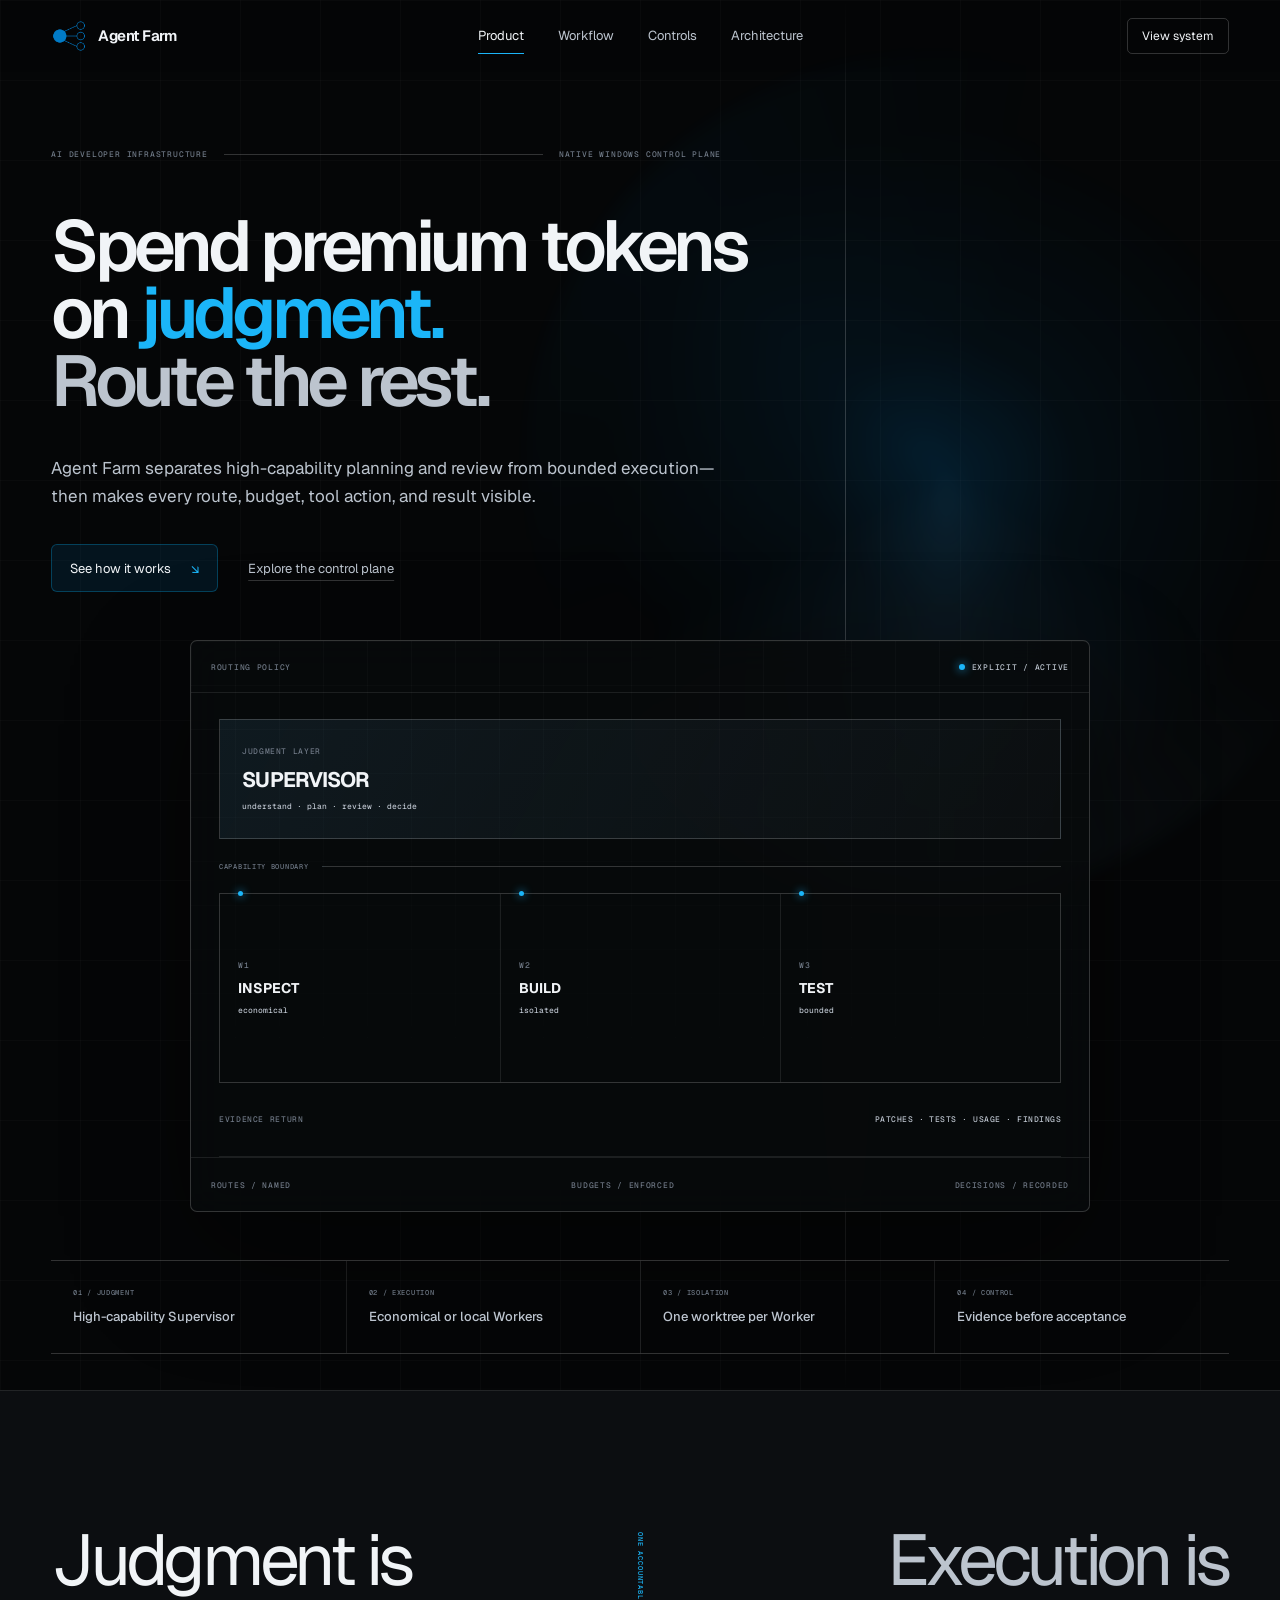
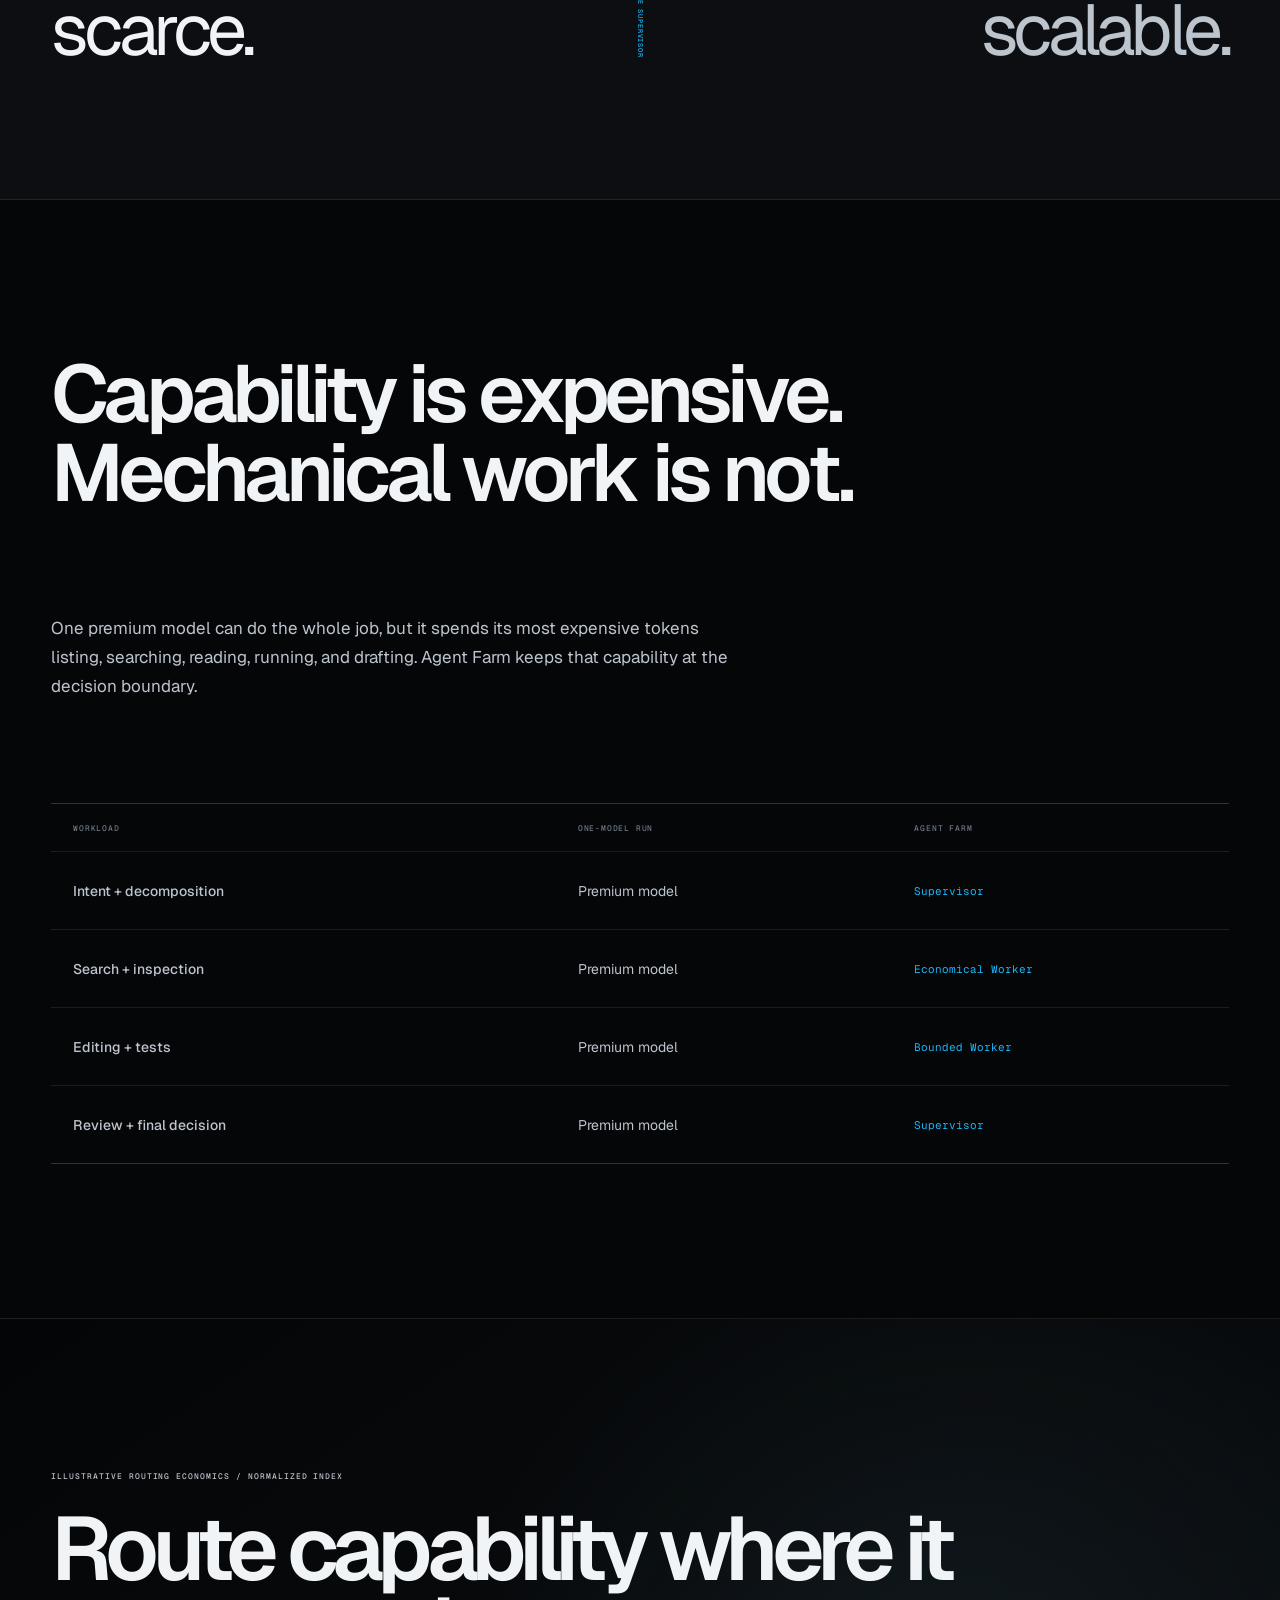
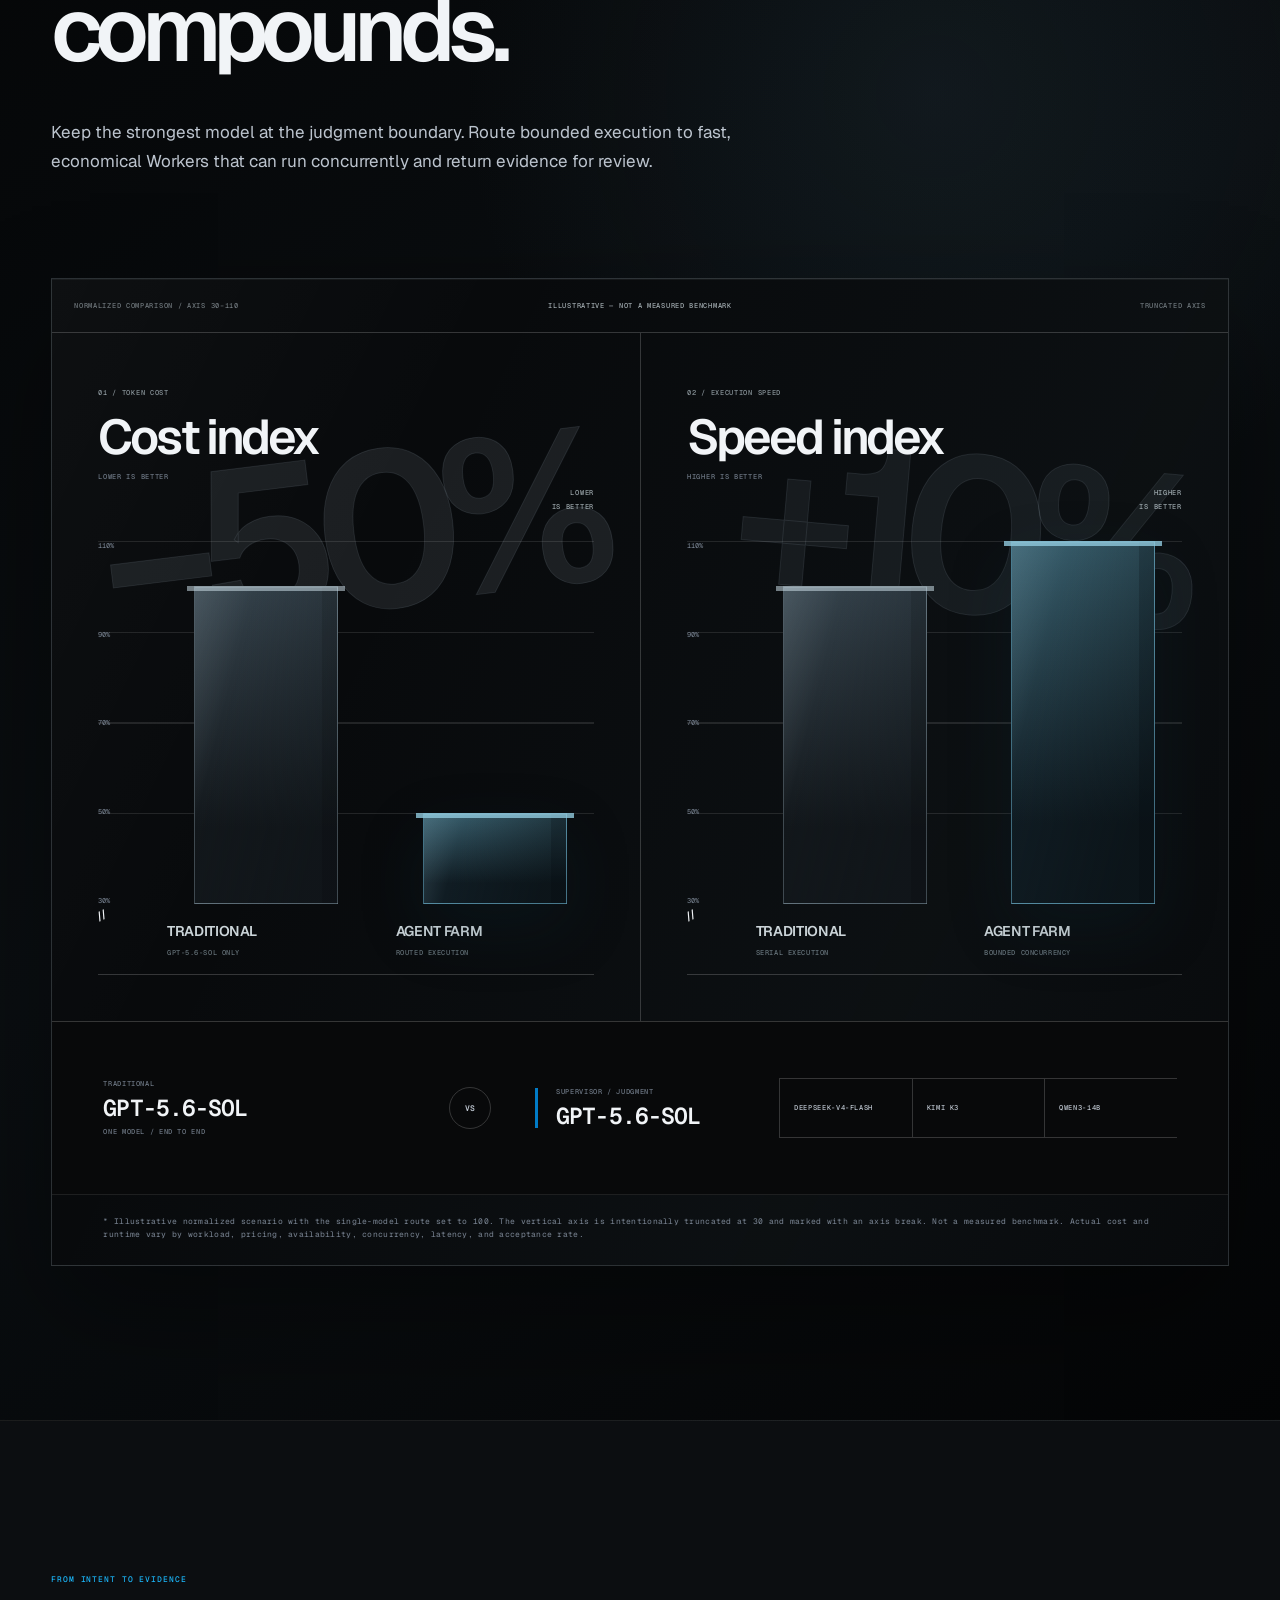
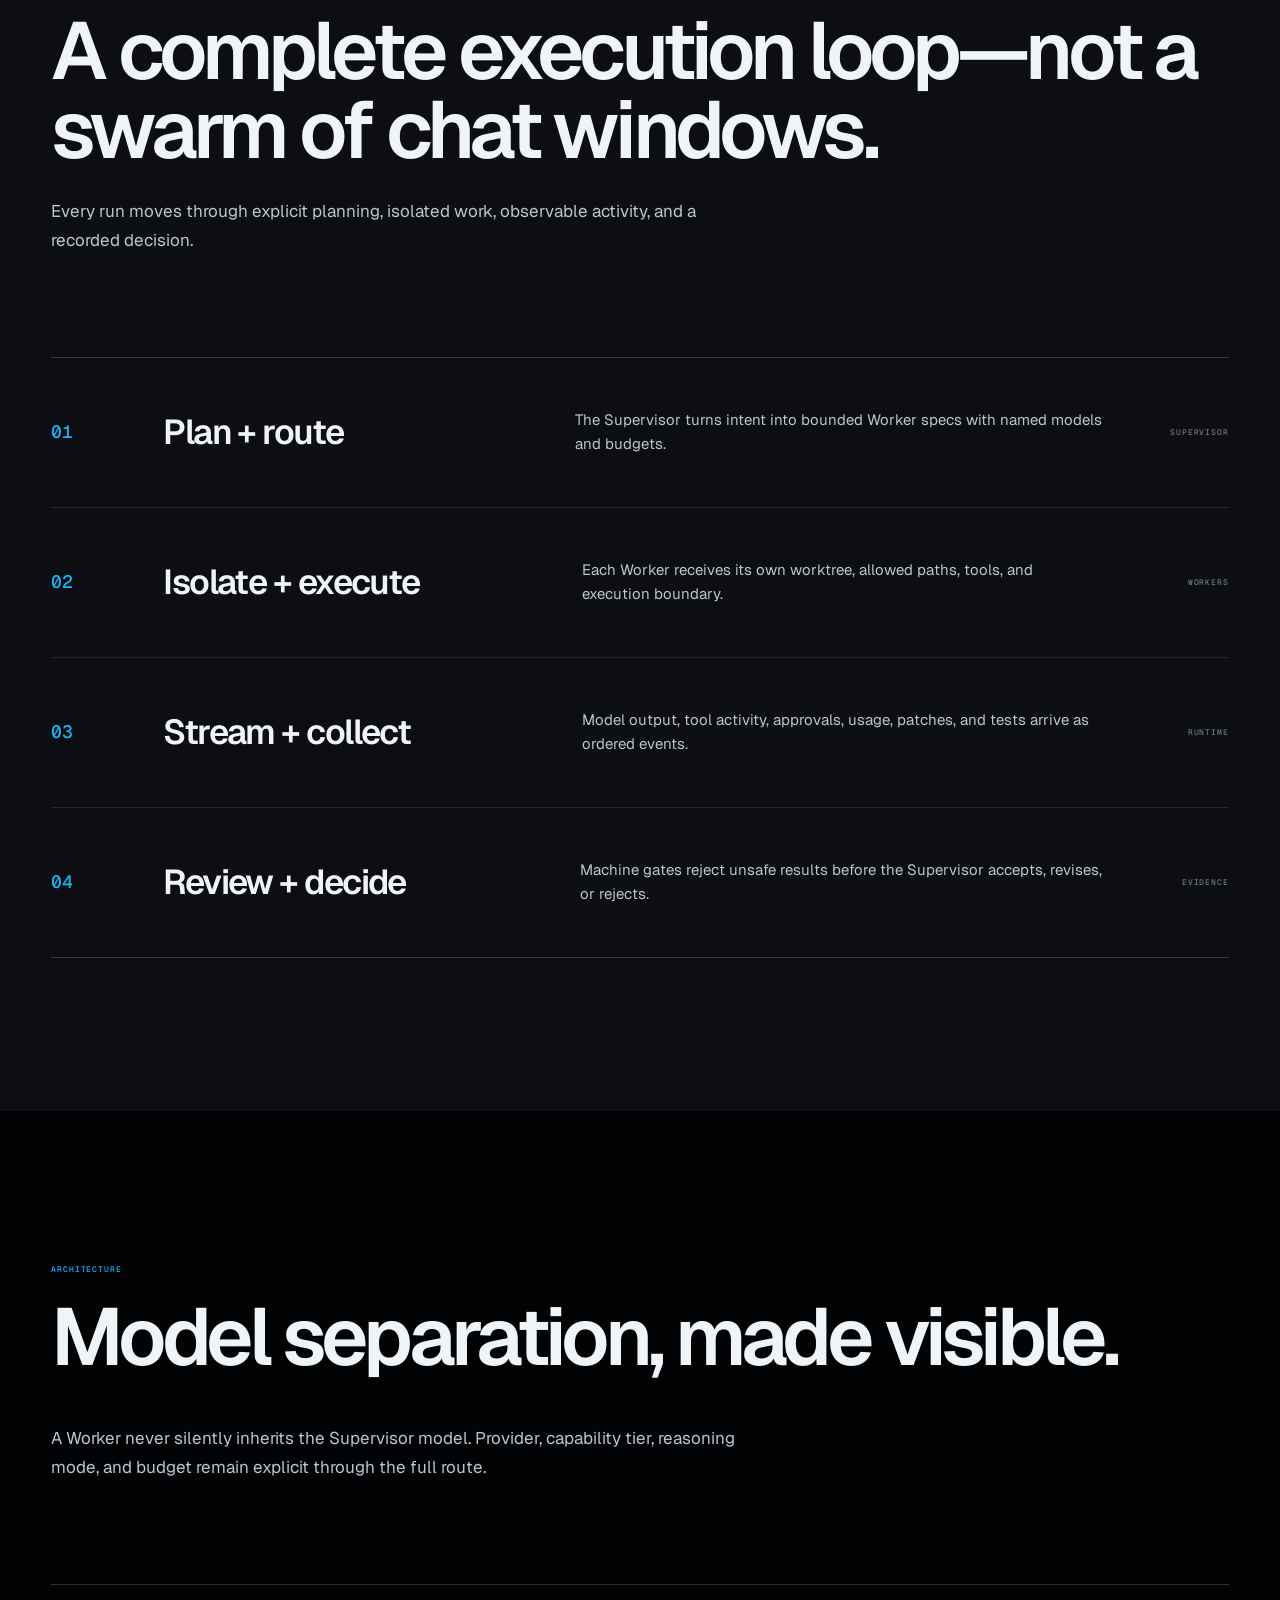
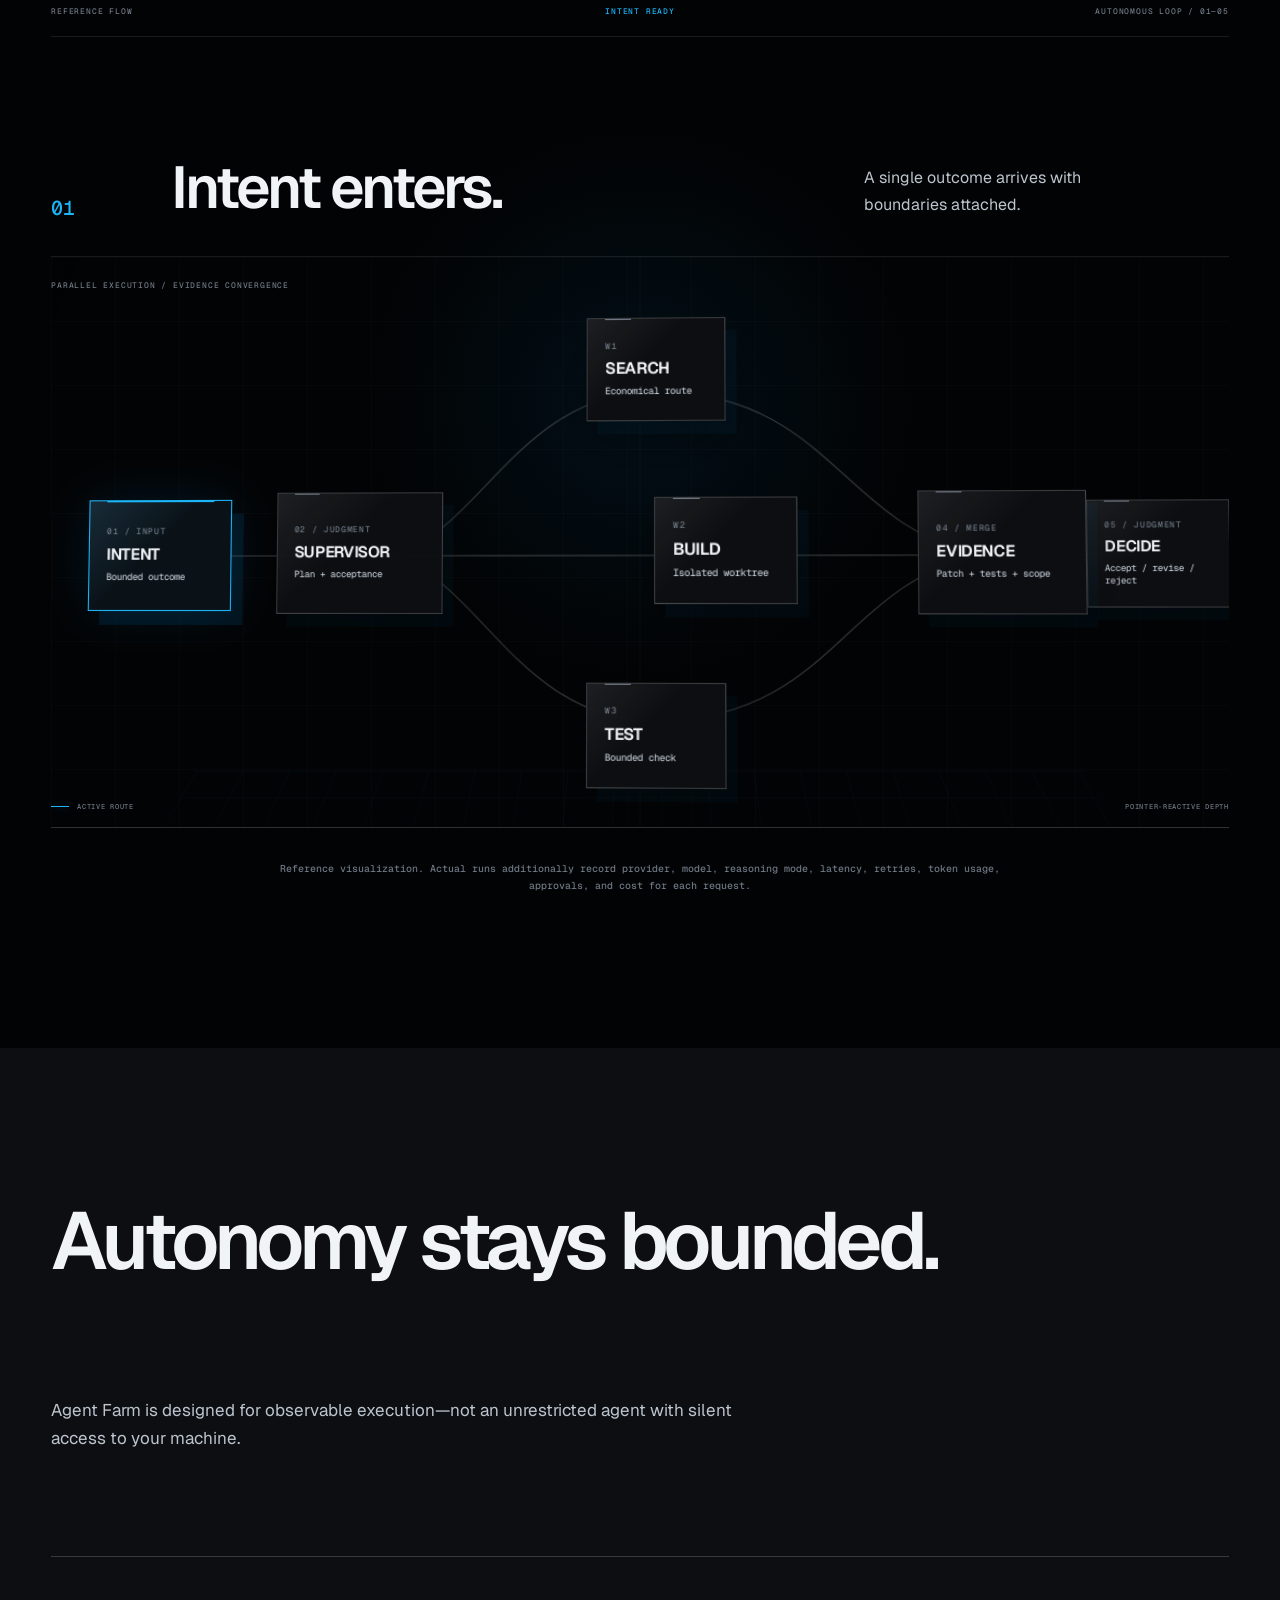
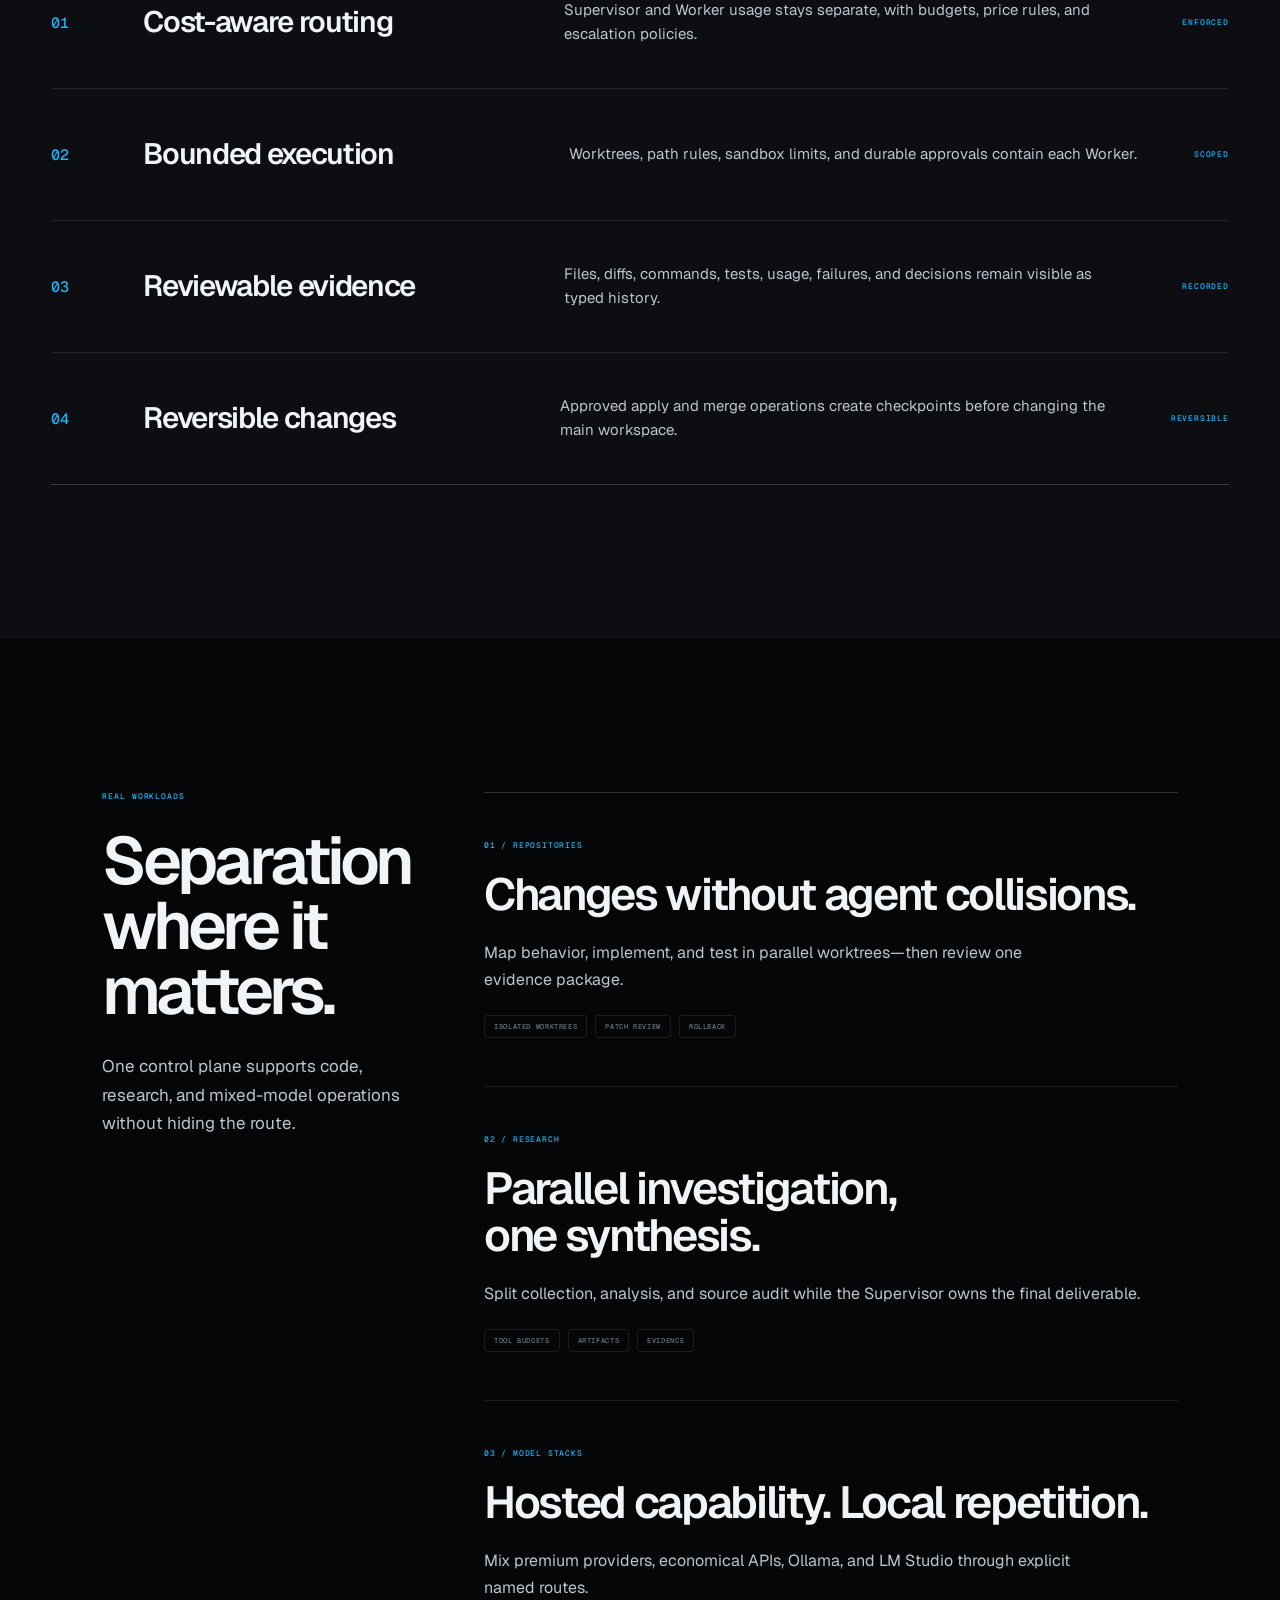
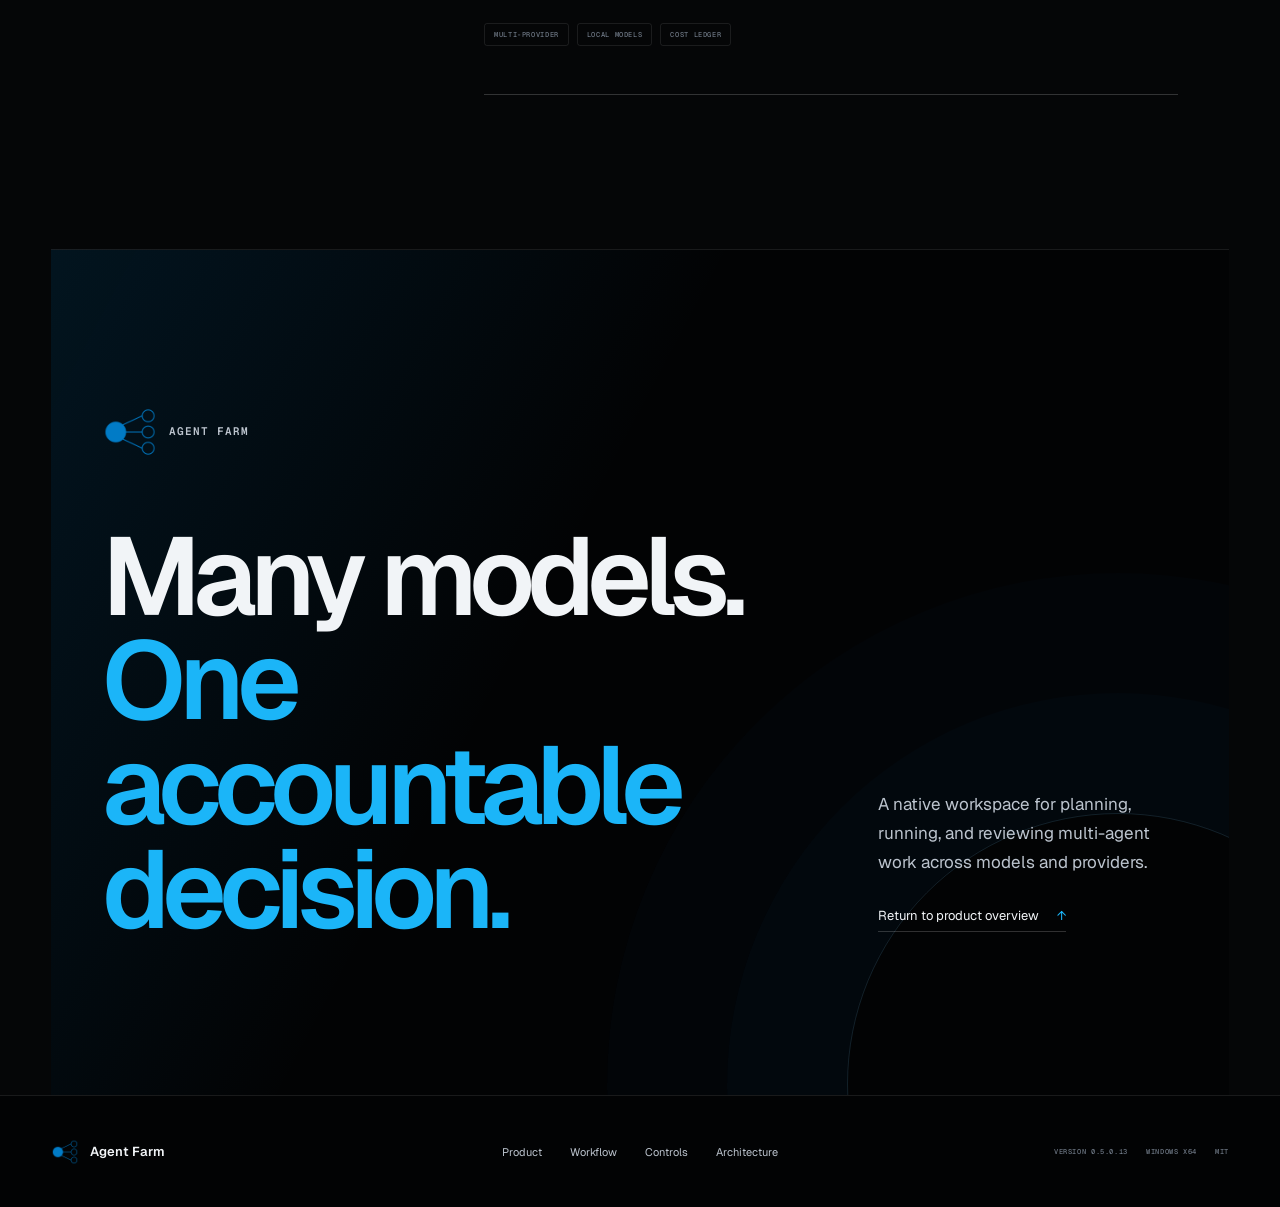
<file: website/index.html>
<!doctype html>
<html lang="en">
  <head>
    <meta charset="UTF-8" />
    <meta name="viewport" content="width=device-width, initial-scale=1.0" />
    <meta
      name="description"
      content="Agent Farm is a native Windows control plane that keeps premium models focused on judgment while economical and local Workers handle bounded execution."
    />
    <meta name="theme-color" content="#050607" />
    <meta property="og:title" content="Agent Farm — Multi-model execution under control" />
    <meta
      property="og:description"
      content="Use your best model for judgment. Route bounded work to economical and local models."
    />
    <meta property="og:type" content="website" />
    <title>Agent Farm — Multi-model execution under control</title>
    <link rel="icon" type="image/png" href="./assets/agent-farm-brand/agent-farm-512x512.png" />
    <link rel="preconnect" href="https://fonts.googleapis.com" />
    <link rel="preconnect" href="https://fonts.gstatic.com" crossorigin />
    <link
      href="https://fonts.googleapis.com/css2?family=Geist:wght@400;500;600;650;700&family=Geist+Mono:wght@400;500;600&display=swap"
      rel="stylesheet"
    />
    <link rel="stylesheet" href="./styles.css" />
  </head>
  <body>
    <a class="skip-link" href="#main-content">Skip to content</a>

    <header class="site-header">
      <a class="brand" href="#product" aria-label="Agent Farm home">
        <img
          src="./assets/agent-farm-brand/agent-farm-512x512.png"
          alt=""
          width="36"
          height="36"
        />
        <span>Agent Farm</span>
      </a>

      <nav class="site-nav" id="primary-nav" aria-label="Primary navigation">
        <a href="#product">Product</a>
        <a href="#workflow">Workflow</a>
        <a href="#controls">Controls</a>
        <a href="#architecture">Architecture</a>
      </nav>

      <div class="header-side">
        <span>WINDOWS / LOCAL-FIRST</span>
        <a class="header-link" href="#architecture">View system</a>
      </div>

      <button
        class="menu-toggle"
        type="button"
        aria-expanded="false"
        aria-controls="primary-nav"
        aria-label="Open navigation"
      >
        <span></span>
        <span></span>
      </button>
    </header>

    <main id="main-content">
      <section class="hero" id="product" aria-labelledby="hero-title">
        <div class="hero-mesh" aria-hidden="true"></div>

        <div class="hero-copy reveal">
          <div class="hero-kicker">
            <span>AI DEVELOPER INFRASTRUCTURE</span>
            <i></i>
            <span>NATIVE WINDOWS CONTROL PLANE</span>
          </div>

          <h1 id="hero-title">
            Spend premium tokens<br />
            on <em>judgment.</em><br />
            <span>Route the rest.</span>
          </h1>

          <p>
            Agent Farm separates high-capability planning and review from bounded execution—then
            makes every route, budget, tool action, and result visible.
          </p>

          <div class="hero-actions">
            <a class="primary-action" href="#workflow">See how it works <span>↘</span></a>
            <a class="text-action" href="#controls">Explore the control plane</a>
          </div>
        </div>

        <aside class="hero-system reveal" aria-label="Agent Farm model separation overview">
          <div class="system-bar">
            <span>ROUTING POLICY</span>
            <strong><i></i> EXPLICIT / ACTIVE</strong>
          </div>

          <div class="system-body">
            <div class="system-role supervisor-role">
              <span>JUDGMENT LAYER</span>
              <strong>SUPERVISOR</strong>
              <small>understand · plan · review · decide</small>
            </div>

            <div class="capability-boundary" aria-hidden="true">
              <span>CAPABILITY BOUNDARY</span>
              <i></i>
            </div>

            <div class="worker-routes">
              <div class="worker-route">
                <span>W1</span>
                <strong>INSPECT</strong>
                <small>economical</small>
                <i></i>
              </div>
              <div class="worker-route">
                <span>W2</span>
                <strong>BUILD</strong>
                <small>isolated</small>
                <i></i>
              </div>
              <div class="worker-route">
                <span>W3</span>
                <strong>TEST</strong>
                <small>bounded</small>
                <i></i>
              </div>
            </div>

            <div class="evidence-return">
              <span>EVIDENCE RETURN</span>
              <strong>PATCHES · TESTS · USAGE · FINDINGS</strong>
            </div>
          </div>

          <div class="system-footer">
            <span>ROUTES / NAMED</span>
            <span>BUDGETS / ENFORCED</span>
            <span>DECISIONS / RECORDED</span>
          </div>
        </aside>

        <div class="hero-ledger reveal" aria-label="Core Agent Farm properties">
          <div>
            <span>01 / JUDGMENT</span>
            <strong>High-capability Supervisor</strong>
          </div>
          <div>
            <span>02 / EXECUTION</span>
            <strong>Economical or local Workers</strong>
          </div>
          <div>
            <span>03 / ISOLATION</span>
            <strong>One worktree per Worker</strong>
          </div>
          <div>
            <span>04 / CONTROL</span>
            <strong>Evidence before acceptance</strong>
          </div>
        </div>
      </section>

      <section class="statement-strip" aria-label="Agent Farm operating principle">
        <p class="reveal">Judgment is scarce.</p>
        <span>ONE ACCOUNTABLE SUPERVISOR</span>
        <p class="reveal">Execution is scalable.</p>
      </section>

      <section class="problem-section" aria-labelledby="problem-title">
        <div class="problem-lead reveal">
          <h2 id="problem-title">Capability is expensive. Mechanical work is not.</h2>
          <p>
            One premium model can do the whole job, but it spends its most expensive tokens listing,
            searching, reading, running, and drafting. Agent Farm keeps that capability at the
            decision boundary.
          </p>
        </div>

        <div class="comparison-ledger reveal" role="table" aria-label="Routing model comparison">
          <div class="comparison-head" role="row">
            <span role="columnheader">WORKLOAD</span>
            <span role="columnheader">ONE-MODEL RUN</span>
            <span role="columnheader">AGENT FARM</span>
          </div>
          <div role="row">
            <strong role="cell">Intent + decomposition</strong>
            <span role="cell">Premium model</span>
            <span role="cell" class="signal">Supervisor</span>
          </div>
          <div role="row">
            <strong role="cell">Search + inspection</strong>
            <span role="cell">Premium model</span>
            <span role="cell" class="signal">Economical Worker</span>
          </div>
          <div role="row">
            <strong role="cell">Editing + tests</strong>
            <span role="cell">Premium model</span>
            <span role="cell" class="signal">Bounded Worker</span>
          </div>
          <div role="row">
            <strong role="cell">Review + final decision</strong>
            <span role="cell">Premium model</span>
            <span role="cell" class="signal">Supervisor</span>
          </div>
        </div>
      </section>

      <section class="economics-section" id="economics" aria-labelledby="economics-title">
        <div class="economics-heading reveal">
          <div>
            <span>ILLUSTRATIVE ROUTING ECONOMICS / NORMALIZED INDEX</span>
          <h2 id="economics-title">Route capability where it compounds.</h2>
          </div>
          <p>
            Keep the strongest model at the judgment boundary. Route bounded execution to fast,
            economical Workers that can run concurrently and return evidence for review.
          </p>
        </div>

        <div class="economics-chart reveal" id="economics-chart">
          <div class="economics-topline">
            <span>NORMALIZED COMPARISON / AXIS 30–110</span>
            <strong>ILLUSTRATIVE — NOT A MEASURED BENCHMARK</strong>
            <span>TRUNCATED AXIS</span>
          </div>

          <div class="economics-plots">
            <article class="metric-plot metric-cost" aria-labelledby="cost-index-title">
              <div class="hero-stat" aria-hidden="true">−50%</div>
              <div class="metric-heading">
                <div>
                  <span>01 / TOKEN COST</span>
                  <h3 id="cost-index-title">Cost index</h3>
                  <small>LOWER IS BETTER</small>
                </div>
                <p class="metric-direction"><span>LOWER</span><em>IS BETTER</em></p>
              </div>

              <div class="bar-stage" role="img" aria-label="Illustrative normalized cost index on a visibly truncated 30 to 110 percent axis: single-model route 100, Agent Farm route 50">
                <div class="chart-scale" aria-hidden="true">
                  <span>110%</span><span>90%</span><span>70%</span><span>50%</span><span>30%</span>
                </div>
                <div class="bar-column bar-baseline">
                  <div class="bar-rail" style="--bar-height: 87.5%; --bar-delay: 80ms">
                    <div class="bar-fill"></div>
                  </div>
                  <div class="bar-label"><strong>TRADITIONAL</strong><span>GPT-5.6-SOL ONLY</span></div>
                </div>
                <div class="bar-column bar-farm">
                  <div class="bar-rail" style="--bar-height: 25%; --bar-delay: 230ms">
                    <div class="bar-fill"></div>
                  </div>
                  <div class="bar-label"><strong>AGENT FARM</strong><span>ROUTED EXECUTION</span></div>
                </div>
              </div>
            </article>

            <article class="metric-plot metric-speed" aria-labelledby="speed-index-title">
              <div class="hero-stat" aria-hidden="true">+10%</div>
              <div class="metric-heading">
                <div>
                  <span>02 / EXECUTION SPEED</span>
                  <h3 id="speed-index-title">Speed index</h3>
                  <small>HIGHER IS BETTER</small>
                </div>
                <p class="metric-direction"><span>HIGHER</span><em>IS BETTER</em></p>
              </div>

              <div class="bar-stage" role="img" aria-label="Illustrative normalized execution speed index on a visibly truncated 30 to 110 percent axis: single-model route 100, Agent Farm route 110">
                <div class="chart-scale" aria-hidden="true">
                  <span>110%</span><span>90%</span><span>70%</span><span>50%</span><span>30%</span>
                </div>
                <div class="bar-column bar-baseline">
                  <div class="bar-rail" style="--bar-height: 87.5%; --bar-delay: 130ms">
                    <div class="bar-fill"></div>
                  </div>
                  <div class="bar-label"><strong>TRADITIONAL</strong><span>SERIAL EXECUTION</span></div>
                </div>
                <div class="bar-column bar-farm">
                  <div class="bar-rail" style="--bar-height: 100%; --bar-delay: 280ms">
                    <div class="bar-fill"></div>
                  </div>
                  <div class="bar-label"><strong>AGENT FARM</strong><span>BOUNDED CONCURRENCY</span></div>
                </div>
              </div>
            </article>
          </div>

          <div class="routing-roster" aria-label="Illustrative model routing configuration">
            <div class="roster-baseline">
              <span>TRADITIONAL</span>
              <strong>GPT-5.6-SOL</strong>
              <small>ONE MODEL / END TO END</small>
            </div>
            <div class="roster-transfer" aria-hidden="true">
              <span>VS</span>
            </div>
            <div class="roster-farm">
              <div>
                <span>SUPERVISOR / JUDGMENT</span>
                <strong>GPT-5.6-SOL</strong>
              </div>
              <ul>
                <li>DEEPSEEK-V4-FLASH</li>
                <li>KIMI K3</li>
                <li>QWEN3-14B</li>
              </ul>
            </div>
          </div>

          <p class="economics-disclosure">
            * Illustrative normalized scenario with the single-model route set to 100. The vertical
            axis is intentionally truncated at 30 and marked with an axis break. Not a measured benchmark.
            Actual cost and runtime vary by workload, pricing, availability, concurrency, latency, and acceptance rate.
          </p>
        </div>
      </section>

      <section class="workflow-section" id="workflow" aria-labelledby="workflow-title">
        <div class="workflow-intro reveal">
          <span>FROM INTENT TO EVIDENCE</span>
          <h2 id="workflow-title">A complete execution loop—not a swarm of chat windows.</h2>
          <p>
            Every run moves through explicit planning, isolated work, observable activity, and a
            recorded decision.
          </p>
        </div>

        <ol class="workflow-list">
          <li class="reveal">
            <span>01</span>
            <div>
              <h3>Plan + route</h3>
              <p>The Supervisor turns intent into bounded Worker specs with named models and budgets.</p>
            </div>
            <strong>SUPERVISOR</strong>
          </li>
          <li class="reveal">
            <span>02</span>
            <div>
              <h3>Isolate + execute</h3>
              <p>Each Worker receives its own worktree, allowed paths, tools, and execution boundary.</p>
            </div>
            <strong>WORKERS</strong>
          </li>
          <li class="reveal">
            <span>03</span>
            <div>
              <h3>Stream + collect</h3>
              <p>Model output, tool activity, approvals, usage, patches, and tests arrive as ordered events.</p>
            </div>
            <strong>RUNTIME</strong>
          </li>
          <li class="reveal">
            <span>04</span>
            <div>
              <h3>Review + decide</h3>
              <p>Machine gates reject unsafe results before the Supervisor accepts, revises, or rejects.</p>
            </div>
            <strong>EVIDENCE</strong>
          </li>
        </ol>
      </section>

      <section class="architecture-section" id="architecture" aria-labelledby="architecture-title">
        <div class="architecture-heading reveal">
          <div>
            <span>ARCHITECTURE</span>
            <h2 id="architecture-title">Model separation, made visible.</h2>
          </div>
          <p>
            A Worker never silently inherits the Supervisor model. Provider, capability tier,
            reasoning mode, and budget remain explicit through the full route.
          </p>
        </div>

        <div class="architecture-stage reveal" data-phase="0">
          <div class="architecture-statusbar">
            <span>REFERENCE FLOW</span>
            <strong id="architecture-status">INTENT READY</strong>
            <span>AUTONOMOUS LOOP / 01—05</span>
          </div>

          <div class="phase-display">
            <span id="phase-number">01</span>
            <h3 id="phase-title">Intent enters.</h3>
            <p id="phase-copy">A single outcome arrives with boundaries attached.</p>
          </div>

          <div
            class="branch-scene"
            id="branch-scene"
            aria-label="Three-dimensional branching Agent Farm routing architecture"
          >
            <div class="branch-floor" aria-hidden="true"></div>

            <div class="branch-world">
              <svg
                class="branch-network branch-network-desktop"
                viewBox="0 0 1200 620"
                preserveAspectRatio="none"
                aria-hidden="true"
              >
                <path class="branch-path route-intent" d="M105 310 C175 310 235 310 330 310" />
                <path class="branch-path route-worker" d="M330 310 C430 300 465 110 620 110" />
                <path class="branch-path route-worker" d="M330 310 C455 310 545 310 684 310" />
                <path class="branch-path route-worker" d="M330 310 C430 320 465 510 620 510" />
                <path class="branch-path route-merge" d="M620 110 C800 120 805 275 948 310" />
                <path class="branch-path route-merge" d="M684 310 C780 310 850 310 948 310" />
                <path class="branch-path route-merge" d="M620 510 C800 500 805 345 948 310" />
                <path class="branch-path route-decision" d="M948 310 C1015 310 1060 310 1110 310" />

                <path class="branch-packet packet-intent" d="M-7 -5 L5 0 L-7 5 Z">
                  <animateMotion rotate="auto" dur="1.45s" repeatCount="indefinite" path="M105 310 C175 310 235 310 330 310" />
                </path>
                <path class="branch-packet packet-worker packet-worker-a" d="M-7 -5 L5 0 L-7 5 Z">
                  <animateMotion rotate="auto" dur="1.8s" repeatCount="indefinite" path="M330 310 C430 300 465 110 620 110" />
                </path>
                <path class="branch-packet packet-worker packet-worker-b" d="M-7 -5 L5 0 L-7 5 Z">
                  <animateMotion rotate="auto" begin="-.55s" dur="1.8s" repeatCount="indefinite" path="M330 310 C455 310 545 310 684 310" />
                </path>
                <path class="branch-packet packet-worker packet-worker-c" d="M-7 -5 L5 0 L-7 5 Z">
                  <animateMotion rotate="auto" begin="-1.1s" dur="1.8s" repeatCount="indefinite" path="M330 310 C430 320 465 510 620 510" />
                </path>
                <path class="branch-packet packet-merge packet-merge-a" d="M-7 -5 L5 0 L-7 5 Z">
                  <animateMotion rotate="auto" dur="1.7s" repeatCount="indefinite" path="M620 110 C800 120 805 275 948 310" />
                </path>
                <path class="branch-packet packet-merge packet-merge-b" d="M-7 -5 L5 0 L-7 5 Z">
                  <animateMotion rotate="auto" begin="-.5s" dur="1.7s" repeatCount="indefinite" path="M684 310 C780 310 850 310 948 310" />
                </path>
                <path class="branch-packet packet-merge packet-merge-c" d="M-7 -5 L5 0 L-7 5 Z">
                  <animateMotion rotate="auto" begin="-1s" dur="1.7s" repeatCount="indefinite" path="M620 510 C800 500 805 345 948 310" />
                </path>
                <path class="branch-packet packet-decision" d="M-7 -5 L5 0 L-7 5 Z">
                  <animateMotion rotate="auto" dur="1.35s" repeatCount="indefinite" path="M948 310 C1015 310 1060 310 1110 310" />
                </path>
              </svg>

              <svg
                class="branch-network branch-network-mobile"
                viewBox="0 0 360 720"
                preserveAspectRatio="none"
                aria-hidden="true"
              >
                <path class="branch-path route-intent" d="M180 55 C180 105 180 140 180 185" />
                <path class="branch-path route-worker" d="M180 185 C180 255 55 275 55 350" />
                <path class="branch-path route-worker" d="M180 185 C180 250 180 290 180 350" />
                <path class="branch-path route-worker" d="M180 185 C180 255 305 275 305 350" />
                <path class="branch-path route-merge" d="M55 350 C55 440 180 455 180 535" />
                <path class="branch-path route-merge" d="M180 350 C180 420 180 465 180 535" />
                <path class="branch-path route-merge" d="M305 350 C305 440 180 455 180 535" />
                <path class="branch-path route-decision" d="M180 535 C180 585 180 620 180 665" />

                <path class="branch-packet packet-intent" d="M-7 -5 L5 0 L-7 5 Z">
                  <animateMotion rotate="auto" dur="1.45s" repeatCount="indefinite" path="M180 55 C180 105 180 140 180 185" />
                </path>
                <path class="branch-packet packet-worker packet-worker-a" d="M-7 -5 L5 0 L-7 5 Z">
                  <animateMotion rotate="auto" dur="1.8s" repeatCount="indefinite" path="M180 185 C180 255 55 275 55 350" />
                </path>
                <path class="branch-packet packet-worker packet-worker-b" d="M-7 -5 L5 0 L-7 5 Z">
                  <animateMotion rotate="auto" begin="-.55s" dur="1.8s" repeatCount="indefinite" path="M180 185 C180 250 180 290 180 350" />
                </path>
                <path class="branch-packet packet-worker packet-worker-c" d="M-7 -5 L5 0 L-7 5 Z">
                  <animateMotion rotate="auto" begin="-1.1s" dur="1.8s" repeatCount="indefinite" path="M180 185 C180 255 305 275 305 350" />
                </path>
                <path class="branch-packet packet-merge packet-merge-a" d="M-7 -5 L5 0 L-7 5 Z">
                  <animateMotion rotate="auto" dur="1.7s" repeatCount="indefinite" path="M55 350 C55 440 180 455 180 535" />
                </path>
                <path class="branch-packet packet-merge packet-merge-b" d="M-7 -5 L5 0 L-7 5 Z">
                  <animateMotion rotate="auto" begin="-.5s" dur="1.7s" repeatCount="indefinite" path="M180 350 C180 420 180 465 180 535" />
                </path>
                <path class="branch-packet packet-merge packet-merge-c" d="M-7 -5 L5 0 L-7 5 Z">
                  <animateMotion rotate="auto" begin="-1s" dur="1.7s" repeatCount="indefinite" path="M305 350 C305 440 180 455 180 535" />
                </path>
                <path class="branch-packet packet-decision" d="M-7 -5 L5 0 L-7 5 Z">
                  <animateMotion rotate="auto" dur="1.35s" repeatCount="indefinite" path="M180 535 C180 585 180 620 180 665" />
                </path>
              </svg>

              <div class="branch-node node-intent" data-node="0">
                <span>01 / INPUT</span>
                <strong>INTENT</strong>
                <small>Bounded outcome</small>
              </div>
              <div class="branch-node node-supervisor" data-node="1">
                <span>02 / JUDGMENT</span>
                <strong>SUPERVISOR</strong>
                <small>Plan + acceptance</small>
              </div>
              <div class="branch-node branch-worker worker-search" data-node="2">
                <span>W1</span>
                <strong>SEARCH</strong>
                <small>Economical route</small>
              </div>
              <div class="branch-node branch-worker worker-build" data-node="2">
                <span>W2</span>
                <strong>BUILD</strong>
                <small>Isolated worktree</small>
              </div>
              <div class="branch-node branch-worker worker-test" data-node="2">
                <span>W3</span>
                <strong>TEST</strong>
                <small>Bounded check</small>
              </div>
              <div class="branch-node node-evidence" data-node="3">
                <span>04 / MERGE</span>
                <strong>EVIDENCE</strong>
                <small>Patch + tests + scope</small>
              </div>
              <div class="branch-node node-decision" data-node="4">
                <span>05 / JUDGMENT</span>
                <strong>DECIDE</strong>
                <small>Accept / revise / reject</small>
              </div>
            </div>

            <div class="branch-legend" aria-hidden="true">
              <span><i></i>ACTIVE ROUTE</span>
              <span>POINTER-REACTIVE DEPTH</span>
            </div>
          </div>
        </div>

        <p class="architecture-note reveal">
          Reference visualization. Actual runs additionally record provider, model, reasoning mode,
          latency, retries, token usage, approvals, and cost for each request.
        </p>
      </section>

      <section class="controls-section" id="controls" aria-labelledby="controls-title">
        <div class="controls-heading reveal">
          <h2 id="controls-title">Autonomy stays bounded.</h2>
          <p>
            Agent Farm is designed for observable execution—not an unrestricted agent with silent
            access to your machine.
          </p>
        </div>

        <div class="control-ledger" role="list">
          <article class="reveal" role="listitem">
            <span>01</span>
            <h3>Cost-aware routing</h3>
            <p>Supervisor and Worker usage stays separate, with budgets, price rules, and escalation policies.</p>
            <strong>ENFORCED</strong>
          </article>
          <article class="reveal" role="listitem">
            <span>02</span>
            <h3>Bounded execution</h3>
            <p>Worktrees, path rules, sandbox limits, and durable approvals contain each Worker.</p>
            <strong>SCOPED</strong>
          </article>
          <article class="reveal" role="listitem">
            <span>03</span>
            <h3>Reviewable evidence</h3>
            <p>Files, diffs, commands, tests, usage, failures, and decisions remain visible as typed history.</p>
            <strong>RECORDED</strong>
          </article>
          <article class="reveal" role="listitem">
            <span>04</span>
            <h3>Reversible changes</h3>
            <p>Approved apply and merge operations create checkpoints before changing the main workspace.</p>
            <strong>REVERSIBLE</strong>
          </article>
        </div>
      </section>

      <section class="use-cases" aria-labelledby="use-cases-title">
        <div class="use-cases-intro reveal">
          <span>REAL WORKLOADS</span>
          <h2 id="use-cases-title">Separation where it matters.</h2>
          <p>One control plane supports code, research, and mixed-model operations without hiding the route.</p>
        </div>

        <div class="use-case-list">
          <article class="reveal">
            <span>01 / REPOSITORIES</span>
            <h3>Changes without agent collisions.</h3>
            <p>Map behavior, implement, and test in parallel worktrees—then review one evidence package.</p>
            <div><i>ISOLATED WORKTREES</i><i>PATCH REVIEW</i><i>ROLLBACK</i></div>
          </article>
          <article class="reveal">
            <span>02 / RESEARCH</span>
            <h3>Parallel investigation, one synthesis.</h3>
            <p>Split collection, analysis, and source audit while the Supervisor owns the final deliverable.</p>
            <div><i>TOOL BUDGETS</i><i>ARTIFACTS</i><i>EVIDENCE</i></div>
          </article>
          <article class="reveal">
            <span>03 / MODEL STACKS</span>
            <h3>Hosted capability. Local repetition.</h3>
            <p>Mix premium providers, economical APIs, Ollama, and LM Studio through explicit named routes.</p>
            <div><i>MULTI-PROVIDER</i><i>LOCAL MODELS</i><i>COST LEDGER</i></div>
          </article>
        </div>
      </section>

      <section class="closing" aria-labelledby="closing-title">
        <div class="closing-brand reveal">
          <img
            src="./assets/agent-farm-brand/agent-farm-512x512.png"
            alt=""
            width="56"
            height="56"
          />
          <span>AGENT FARM</span>
        </div>

        <h2 id="closing-title" class="reveal">
          Many models.<br />
          <em>One accountable decision.</em>
        </h2>

        <div class="closing-copy reveal">
          <p>A native workspace for planning, running, and reviewing multi-agent work across models and providers.</p>
          <a href="#product">Return to product overview <span>↑</span></a>
        </div>
      </section>
    </main>

    <footer class="site-footer">
      <div class="footer-brand">
        <img
          src="./assets/agent-farm-brand/agent-farm-512x512.png"
          alt=""
          width="28"
          height="28"
        />
        <span>Agent Farm</span>
      </div>
      <nav aria-label="Footer navigation">
        <a href="#product">Product</a>
        <a href="#workflow">Workflow</a>
        <a href="#controls">Controls</a>
        <a href="#architecture">Architecture</a>
      </nav>
      <div class="footer-meta">
        <span>VERSION 0.5.0.13</span>
        <span>WINDOWS X64</span>
        <span>MIT</span>
      </div>
    </footer>

    <script src="./app.js" defer></script>
  </body>
</html>
</file>
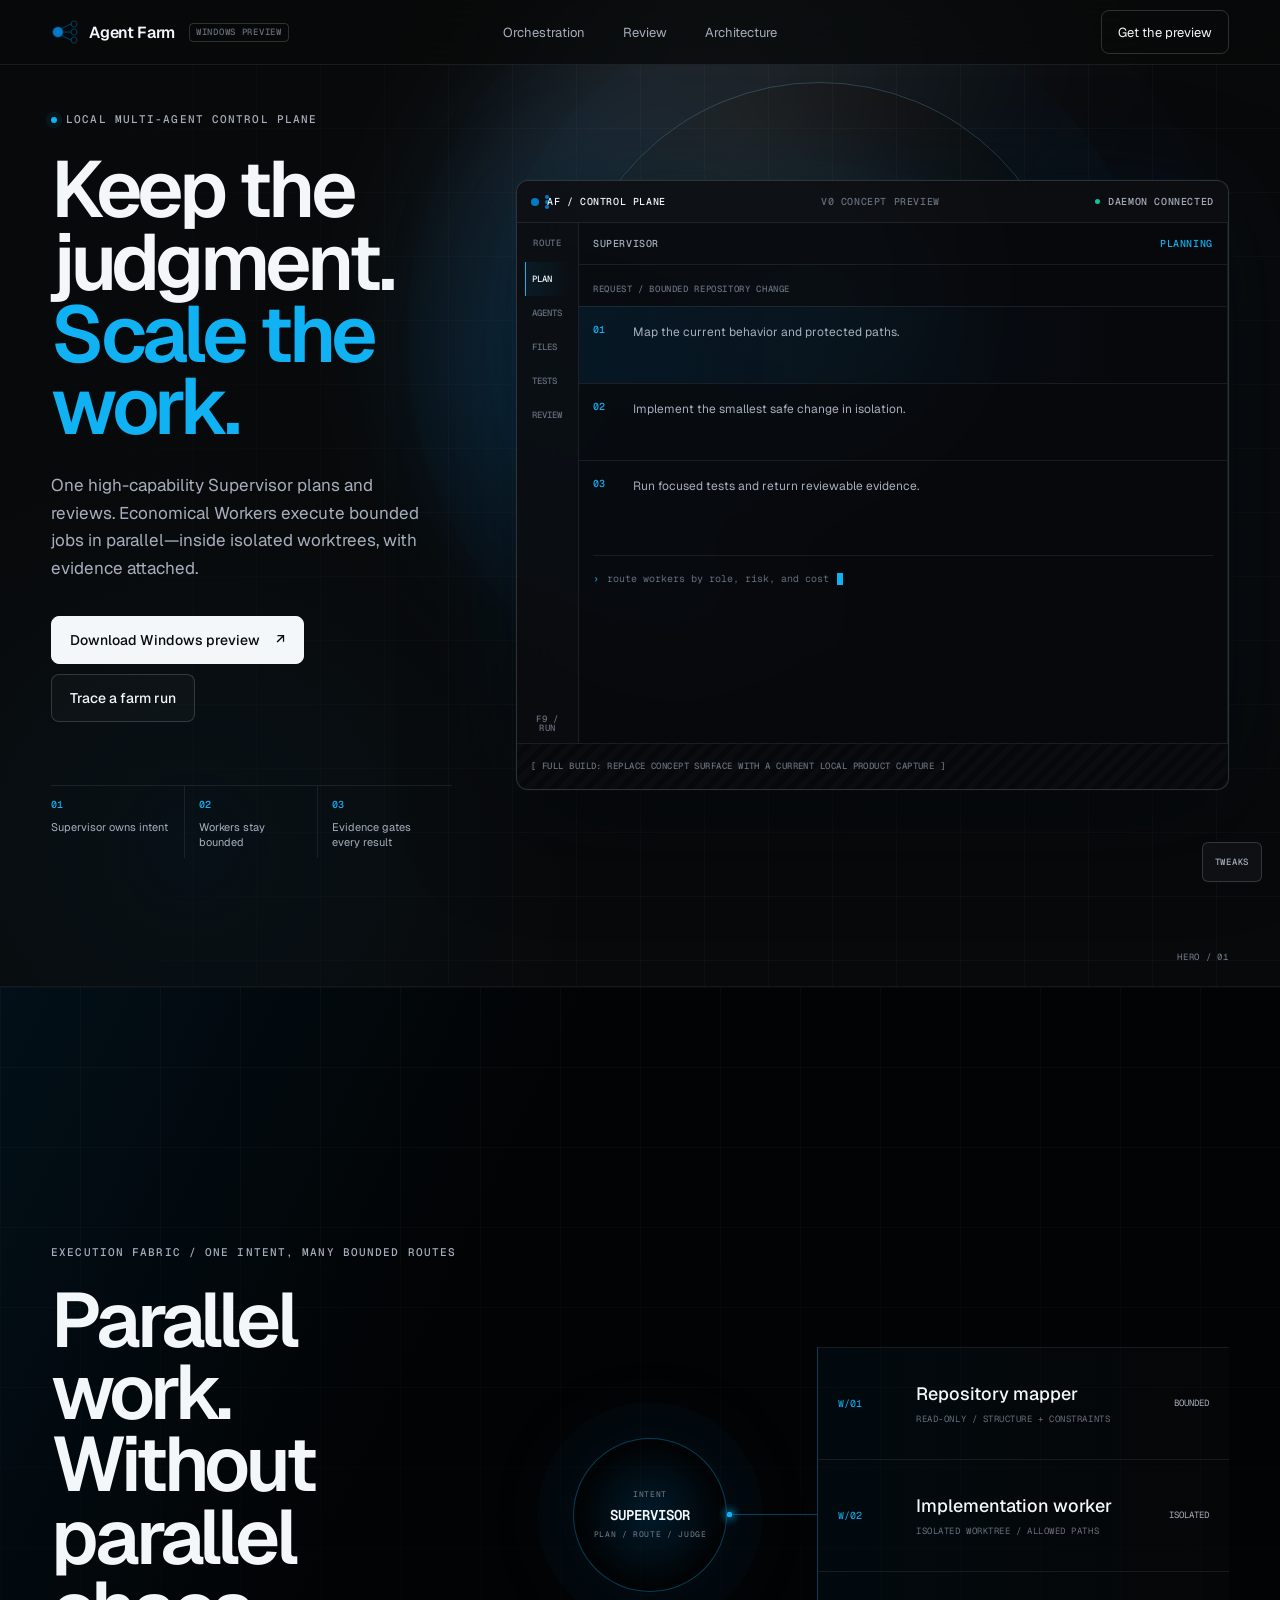
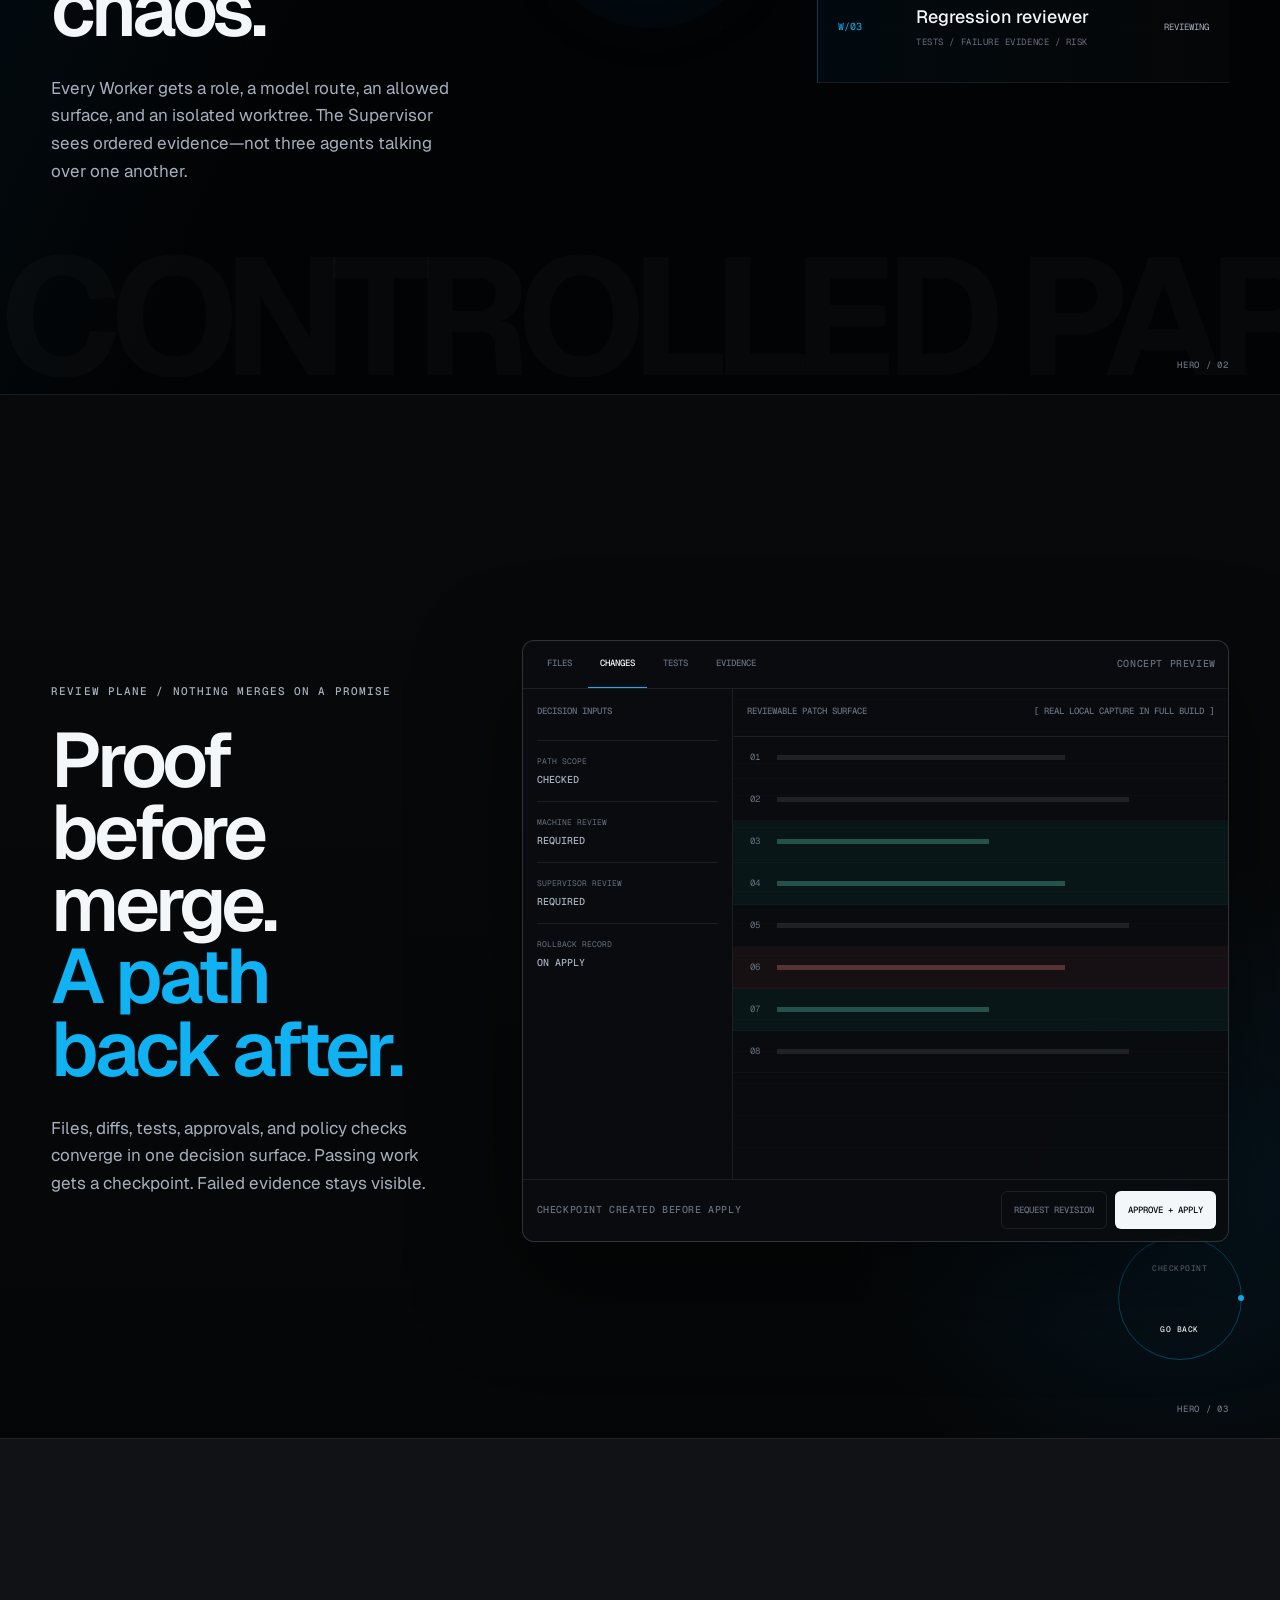
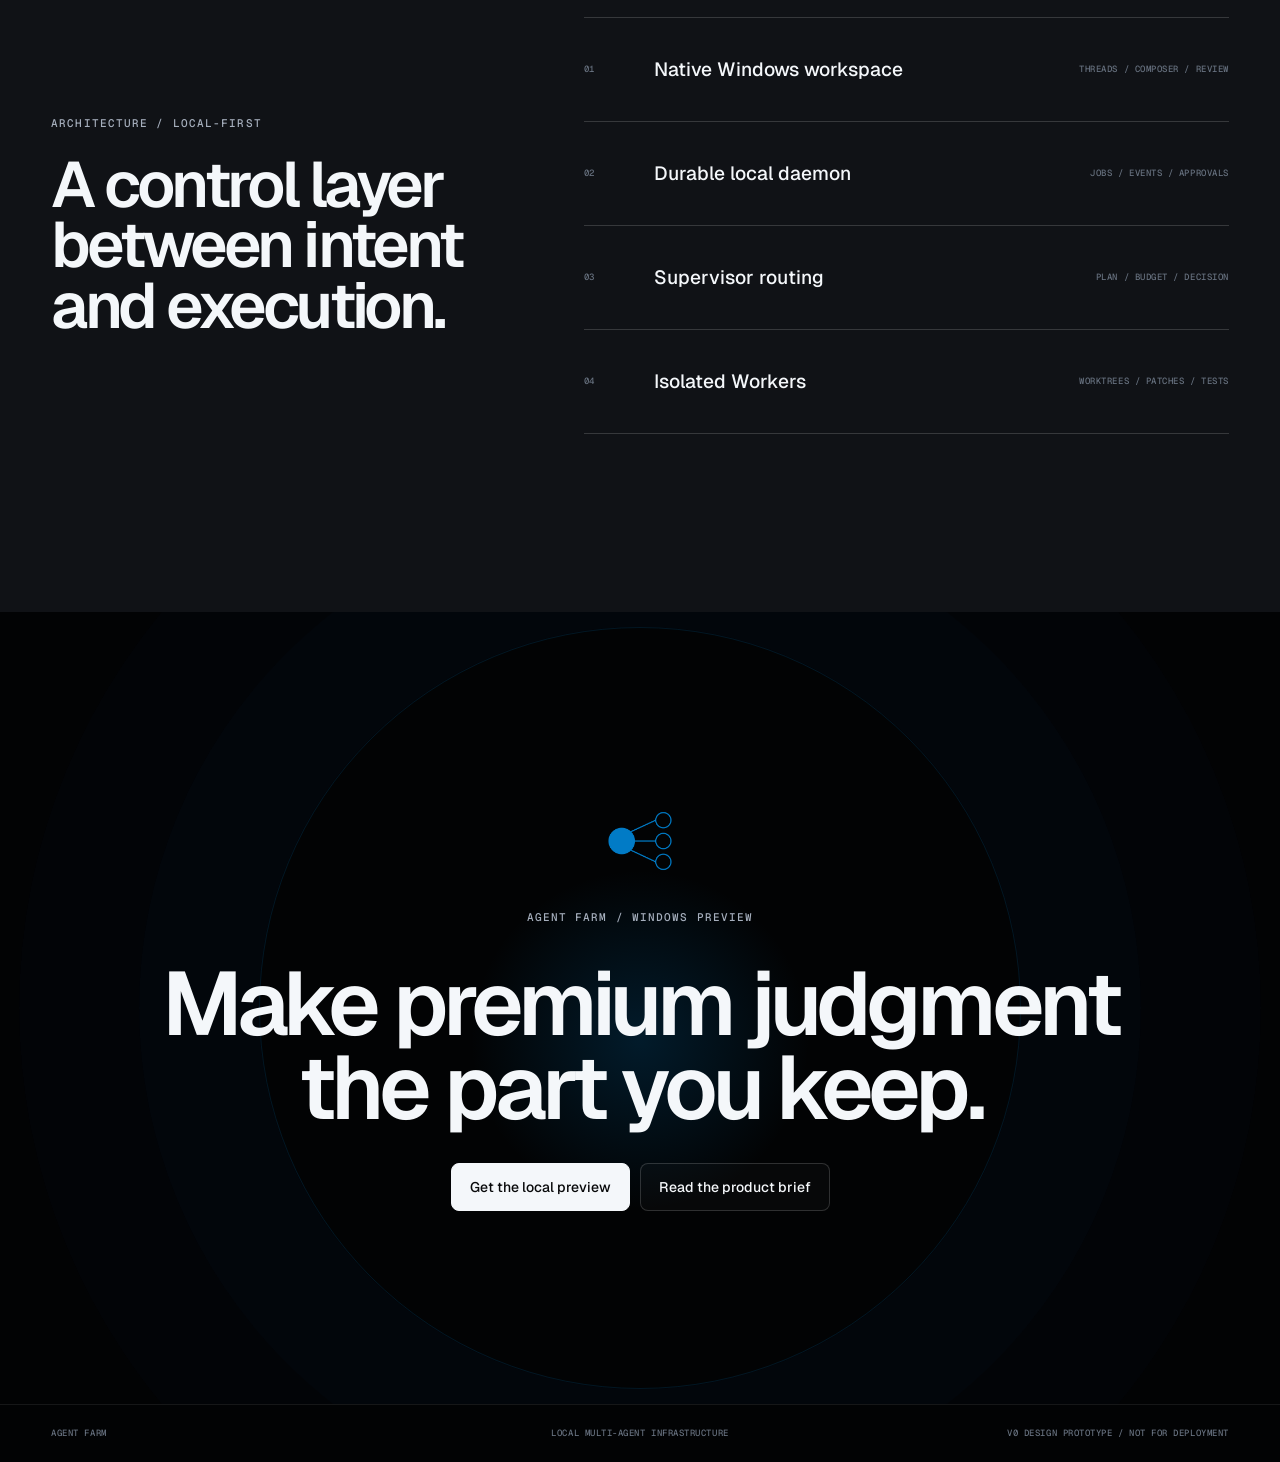
<file: website/archive/v0/index.html>
<!doctype html>
<html lang="en">
  <head>
    <meta charset="UTF-8" />
    <meta name="viewport" content="width=device-width, initial-scale=1.0" />
    <meta
      name="description"
      content="Agent Farm is a native Windows workspace for planning, running, and reviewing multi-agent jobs across models and providers."
    />
    <meta name="theme-color" content="#08090a" />
    <title>Agent Farm — Multi-agent work, under control</title>
    <link rel="preconnect" href="https://fonts.googleapis.com" />
    <link rel="preconnect" href="https://fonts.gstatic.com" crossorigin />
    <link
      href="https://fonts.googleapis.com/css2?family=Geist:wght@400;500;600;700&family=Geist+Mono:wght@400;500;600&display=swap"
      rel="stylesheet"
    />
    <link rel="stylesheet" href="./styles.css" />
  </head>
  <body data-motion="signal" data-density="dense">
    <a class="skip-link" href="#main">Skip to content</a>

    <header class="site-header">
      <a class="brand" href="#top" aria-label="Agent Farm home">
        <img
          src="./assets/agent-farm-brand/agent-farm-512x512.png"
          alt=""
          width="28"
          height="28"
        />
        <span>Agent Farm</span>
        <span class="preview-badge">WINDOWS PREVIEW</span>
      </a>

      <nav class="site-nav" aria-label="Primary navigation">
        <a href="#orchestration">Orchestration</a>
        <a href="#review">Review</a>
        <a href="#architecture">Architecture</a>
      </nav>

      <a class="nav-action" href="../releases/v0.5.0.9/">Get the preview</a>
    </header>

    <main id="main">
      <section class="hero hero-primary" id="top" aria-labelledby="hero-title">
        <div class="hero-mesh" aria-hidden="true">
          <div class="mesh-core"></div>
          <div class="mesh-scan"></div>
        </div>

        <div class="hero-copy reveal">
          <div class="section-kicker">
            <span class="signal-dot"></span>
            LOCAL MULTI-AGENT CONTROL PLANE
          </div>
          <h1 id="hero-title">
            Keep the judgment.<br />
            <span>Scale the work.</span>
          </h1>
          <p class="hero-lede">
            One high-capability Supervisor plans and reviews. Economical Workers execute bounded jobs
            in parallel—inside isolated worktrees, with evidence attached.
          </p>
          <div class="hero-actions">
            <a class="button button-primary" href="../releases/v0.5.0.9/">
              Download Windows preview
              <span aria-hidden="true">↗</span>
            </a>
            <a class="button button-secondary" href="#orchestration">Trace a farm run</a>
          </div>
          <dl class="hero-facts" aria-label="Product facts">
            <div>
              <dt>01</dt>
              <dd>Supervisor owns intent</dd>
            </div>
            <div>
              <dt>02</dt>
              <dd>Workers stay bounded</dd>
            </div>
            <div>
              <dt>03</dt>
              <dd>Evidence gates every result</dd>
            </div>
          </dl>
        </div>

        <div class="control-plane reveal" aria-label="Concept preview of an Agent Farm run">
          <div class="plane-titlebar">
            <div class="plane-id">
              <span class="brand-mark-mini"></span>
              AF / CONTROL PLANE
            </div>
            <div class="plane-label">V0 CONCEPT PREVIEW</div>
            <div class="plane-state"><span></span> DAEMON CONNECTED</div>
          </div>

          <div class="plane-grid">
            <aside class="plane-rail">
              <span class="rail-label">ROUTE</span>
              <button class="rail-item is-active" type="button">PLAN</button>
              <button class="rail-item" type="button">AGENTS</button>
              <button class="rail-item" type="button">FILES</button>
              <button class="rail-item" type="button">TESTS</button>
              <button class="rail-item" type="button">REVIEW</button>
              <div class="rail-spacer"></div>
              <span class="rail-key">F9 / RUN</span>
            </aside>

            <div class="supervisor-pane">
              <div class="pane-heading">
                <span>SUPERVISOR</span>
                <span class="pane-status">PLANNING</span>
              </div>
              <p class="task-label">REQUEST / BOUNDED REPOSITORY CHANGE</p>
              <div class="plan-line is-live">
                <span>01</span>
                <p>Map the current behavior and protected paths.</p>
              </div>
              <div class="plan-line">
                <span>02</span>
                <p>Implement the smallest safe change in isolation.</p>
              </div>
              <div class="plan-line">
                <span>03</span>
                <p>Run focused tests and return reviewable evidence.</p>
              </div>
              <div class="command-line">
                <span class="prompt">›</span>
                <span>route workers by role, risk, and cost</span>
                <span class="cursor" aria-hidden="true"></span>
              </div>
            </div>

            <div class="agent-pane">
              <div class="pane-heading">
                <span>WORKER FABRIC</span>
                <span>03 ROUTES</span>
              </div>
              <div class="agent-map" aria-hidden="true">
                <svg viewBox="0 0 520 260" role="presentation">
                  <path class="route route-a" d="M96 130 C190 130 194 48 312 48" />
                  <path class="route route-b" d="M96 130 C210 130 210 130 312 130" />
                  <path class="route route-c" d="M96 130 C190 130 194 212 312 212" />
                  <circle class="route-packet packet-a" r="4" />
                  <circle class="route-packet packet-b" r="4" />
                  <circle class="route-packet packet-c" r="4" />
                </svg>
                <div class="agent-node supervisor-node">
                  <span>S</span>
                  <small>JUDGE</small>
                </div>
                <div class="agent-node worker-node worker-a">
                  <span>W1</span>
                  <small>MAP</small>
                </div>
                <div class="agent-node worker-node worker-b">
                  <span>W2</span>
                  <small>BUILD</small>
                </div>
                <div class="agent-node worker-node worker-c">
                  <span>W3</span>
                  <small>TEST</small>
                </div>
              </div>
              <div class="evidence-strip">
                <span>ISOLATED WORKTREES</span>
                <span>PATH GATES</span>
                <span>PATCH + TESTS</span>
              </div>
            </div>
          </div>

          <div class="capture-placeholder">
            [ FULL BUILD: REPLACE CONCEPT SURFACE WITH A CURRENT LOCAL PRODUCT CAPTURE ]
          </div>
        </div>

        <div class="hero-index" aria-hidden="true">HERO / 01</div>
      </section>

      <section class="hero hero-orchestration" id="orchestration" aria-labelledby="orchestration-title">
        <div class="section-grid" aria-hidden="true"></div>
        <div class="orchestration-copy reveal">
          <div class="section-kicker">EXECUTION FABRIC / ONE INTENT, MANY BOUNDED ROUTES</div>
          <h2 id="orchestration-title">Parallel work.<br />Without parallel chaos.</h2>
          <p>
            Every Worker gets a role, a model route, an allowed surface, and an isolated worktree.
            The Supervisor sees ordered evidence—not three agents talking over one another.
          </p>
        </div>

        <div class="route-stage reveal" aria-label="Conceptual flow from request to workers">
          <div class="route-origin">
            <span>INTENT</span>
            <strong>SUPERVISOR</strong>
            <small>PLAN / ROUTE / JUDGE</small>
          </div>

          <div class="route-bus" aria-hidden="true">
            <span class="bus-pulse bus-pulse-1"></span>
            <span class="bus-pulse bus-pulse-2"></span>
            <span class="bus-pulse bus-pulse-3"></span>
          </div>

          <div class="worker-stack">
            <article class="worker-lane">
              <div class="lane-number">W/01</div>
              <div>
                <strong>Repository mapper</strong>
                <span>READ-ONLY / STRUCTURE + CONSTRAINTS</span>
              </div>
              <div class="lane-state">BOUNDED</div>
            </article>
            <article class="worker-lane">
              <div class="lane-number">W/02</div>
              <div>
                <strong>Implementation worker</strong>
                <span>ISOLATED WORKTREE / ALLOWED PATHS</span>
              </div>
              <div class="lane-state">ISOLATED</div>
            </article>
            <article class="worker-lane">
              <div class="lane-number">W/03</div>
              <div>
                <strong>Regression reviewer</strong>
                <span>TESTS / FAILURE EVIDENCE / RISK</span>
              </div>
              <div class="lane-state">REVIEWING</div>
            </article>
          </div>
        </div>

        <div class="orchestration-wordmark" aria-hidden="true">CONTROLLED PARALLELISM</div>
        <div class="hero-index" aria-hidden="true">HERO / 02</div>
      </section>

      <section class="hero hero-review" id="review" aria-labelledby="review-title">
        <div class="review-copy reveal">
          <div class="section-kicker">REVIEW PLANE / NOTHING MERGES ON A PROMISE</div>
          <h2 id="review-title">Proof before merge.<br /><span>A path back after.</span></h2>
          <p>
            Files, diffs, tests, approvals, and policy checks converge in one decision surface.
            Passing work gets a checkpoint. Failed evidence stays visible.
          </p>
        </div>

        <div class="review-stage reveal" aria-label="Concept preview of the review workspace">
          <div class="review-tabs" role="tablist" aria-label="Review preview tabs">
            <button type="button" role="tab" aria-selected="false">FILES</button>
            <button class="is-active" type="button" role="tab" aria-selected="true">CHANGES</button>
            <button type="button" role="tab" aria-selected="false">TESTS</button>
            <button type="button" role="tab" aria-selected="false">EVIDENCE</button>
            <span>CONCEPT PREVIEW</span>
          </div>
          <div class="review-body">
            <div class="review-summary">
              <span class="review-label">DECISION INPUTS</span>
              <div><span>PATH SCOPE</span><strong>CHECKED</strong></div>
              <div><span>MACHINE REVIEW</span><strong>REQUIRED</strong></div>
              <div><span>SUPERVISOR REVIEW</span><strong>REQUIRED</strong></div>
              <div><span>ROLLBACK RECORD</span><strong>ON APPLY</strong></div>
            </div>
            <div class="diff-placeholder">
              <div class="diff-heading">
                <span>REVIEWABLE PATCH SURFACE</span>
                <span>[ REAL LOCAL CAPTURE IN FULL BUILD ]</span>
              </div>
              <div class="diff-line"><span>01</span><i></i></div>
              <div class="diff-line"><span>02</span><i></i></div>
              <div class="diff-line add"><span>03</span><i></i></div>
              <div class="diff-line add"><span>04</span><i></i></div>
              <div class="diff-line"><span>05</span><i></i></div>
              <div class="diff-line remove"><span>06</span><i></i></div>
              <div class="diff-line add"><span>07</span><i></i></div>
              <div class="diff-line"><span>08</span><i></i></div>
            </div>
          </div>
          <div class="review-footer">
            <span>CHECKPOINT CREATED BEFORE APPLY</span>
            <div>
              <button type="button" disabled>REQUEST REVISION</button>
              <button class="approve" type="button" disabled>APPROVE + APPLY</button>
            </div>
          </div>
        </div>

        <div class="rollback-orbit" aria-hidden="true">
          <span>CHECKPOINT</span>
          <i></i>
          <strong>GO BACK</strong>
        </div>
        <div class="hero-index" aria-hidden="true">HERO / 03</div>
      </section>

      <section class="architecture" id="architecture" aria-labelledby="architecture-title">
        <div class="architecture-heading reveal">
          <div class="section-kicker">ARCHITECTURE / LOCAL-FIRST</div>
          <h2 id="architecture-title">A control layer between intent and execution.</h2>
        </div>
        <ol class="architecture-flow reveal">
          <li><span>01</span><strong>Native Windows workspace</strong><small>THREADS / COMPOSER / REVIEW</small></li>
          <li><span>02</span><strong>Durable local daemon</strong><small>JOBS / EVENTS / APPROVALS</small></li>
          <li><span>03</span><strong>Supervisor routing</strong><small>PLAN / BUDGET / DECISION</small></li>
          <li><span>04</span><strong>Isolated Workers</strong><small>WORKTREES / PATCHES / TESTS</small></li>
        </ol>
      </section>

      <section class="closing" aria-labelledby="closing-title">
        <img
          src="./assets/agent-farm-brand/agent-farm-512x512.png"
          alt=""
          width="72"
          height="72"
        />
        <p class="section-kicker">AGENT FARM / WINDOWS PREVIEW</p>
        <h2 id="closing-title">Make premium judgment<br />the part you keep.</h2>
        <div class="hero-actions">
          <a class="button button-primary" href="../releases/v0.5.0.9/">Get the local preview</a>
          <a class="button button-secondary" href="../README.md">Read the product brief</a>
        </div>
      </section>
    </main>

    <footer class="site-footer">
      <span>AGENT FARM</span>
      <span>LOCAL MULTI-AGENT INFRASTRUCTURE</span>
      <span>V0 DESIGN PROTOTYPE / NOT FOR DEPLOYMENT</span>
    </footer>

    <button
      class="tweaks-trigger"
      type="button"
      aria-expanded="false"
      aria-controls="tweaks-panel"
    >
      TWEAKS
    </button>
    <aside class="tweaks-panel" id="tweaks-panel" aria-hidden="true">
      <div class="tweaks-heading">
        <strong>Tweaks</strong>
        <button class="tweaks-close" type="button" aria-label="Close Tweaks">×</button>
      </div>
      <label for="motion-mode">Hero energy</label>
      <select id="motion-mode">
        <option value="quiet">Quiet</option>
        <option value="signal" selected>Signal</option>
        <option value="cinematic">Cinematic</option>
      </select>
      <label class="toggle-row" for="density-toggle">
        <span>Terminal density</span>
        <input id="density-toggle" type="checkbox" checked />
      </label>
      <p>V0 controls only. Full motion follows after direction approval.</p>
    </aside>

    <script src="./app.js"></script>
  </body>
</html>
</file>
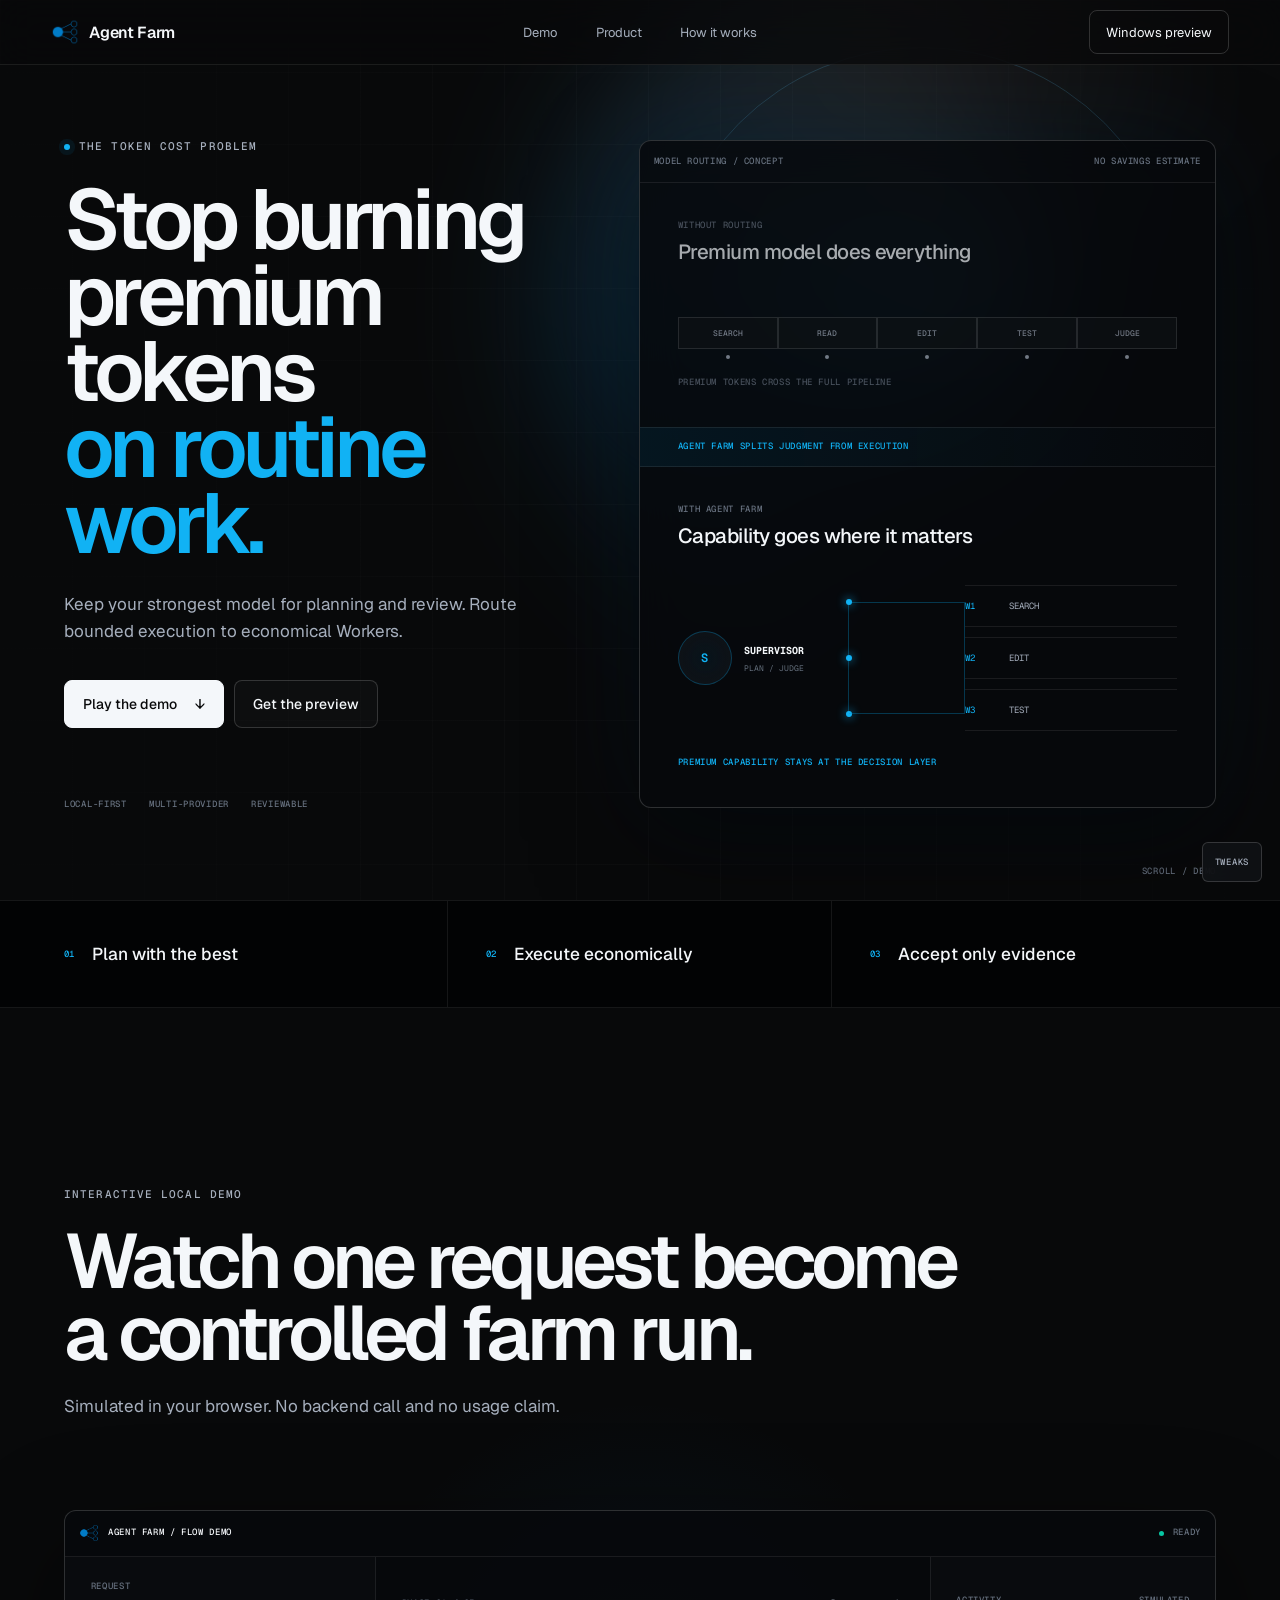
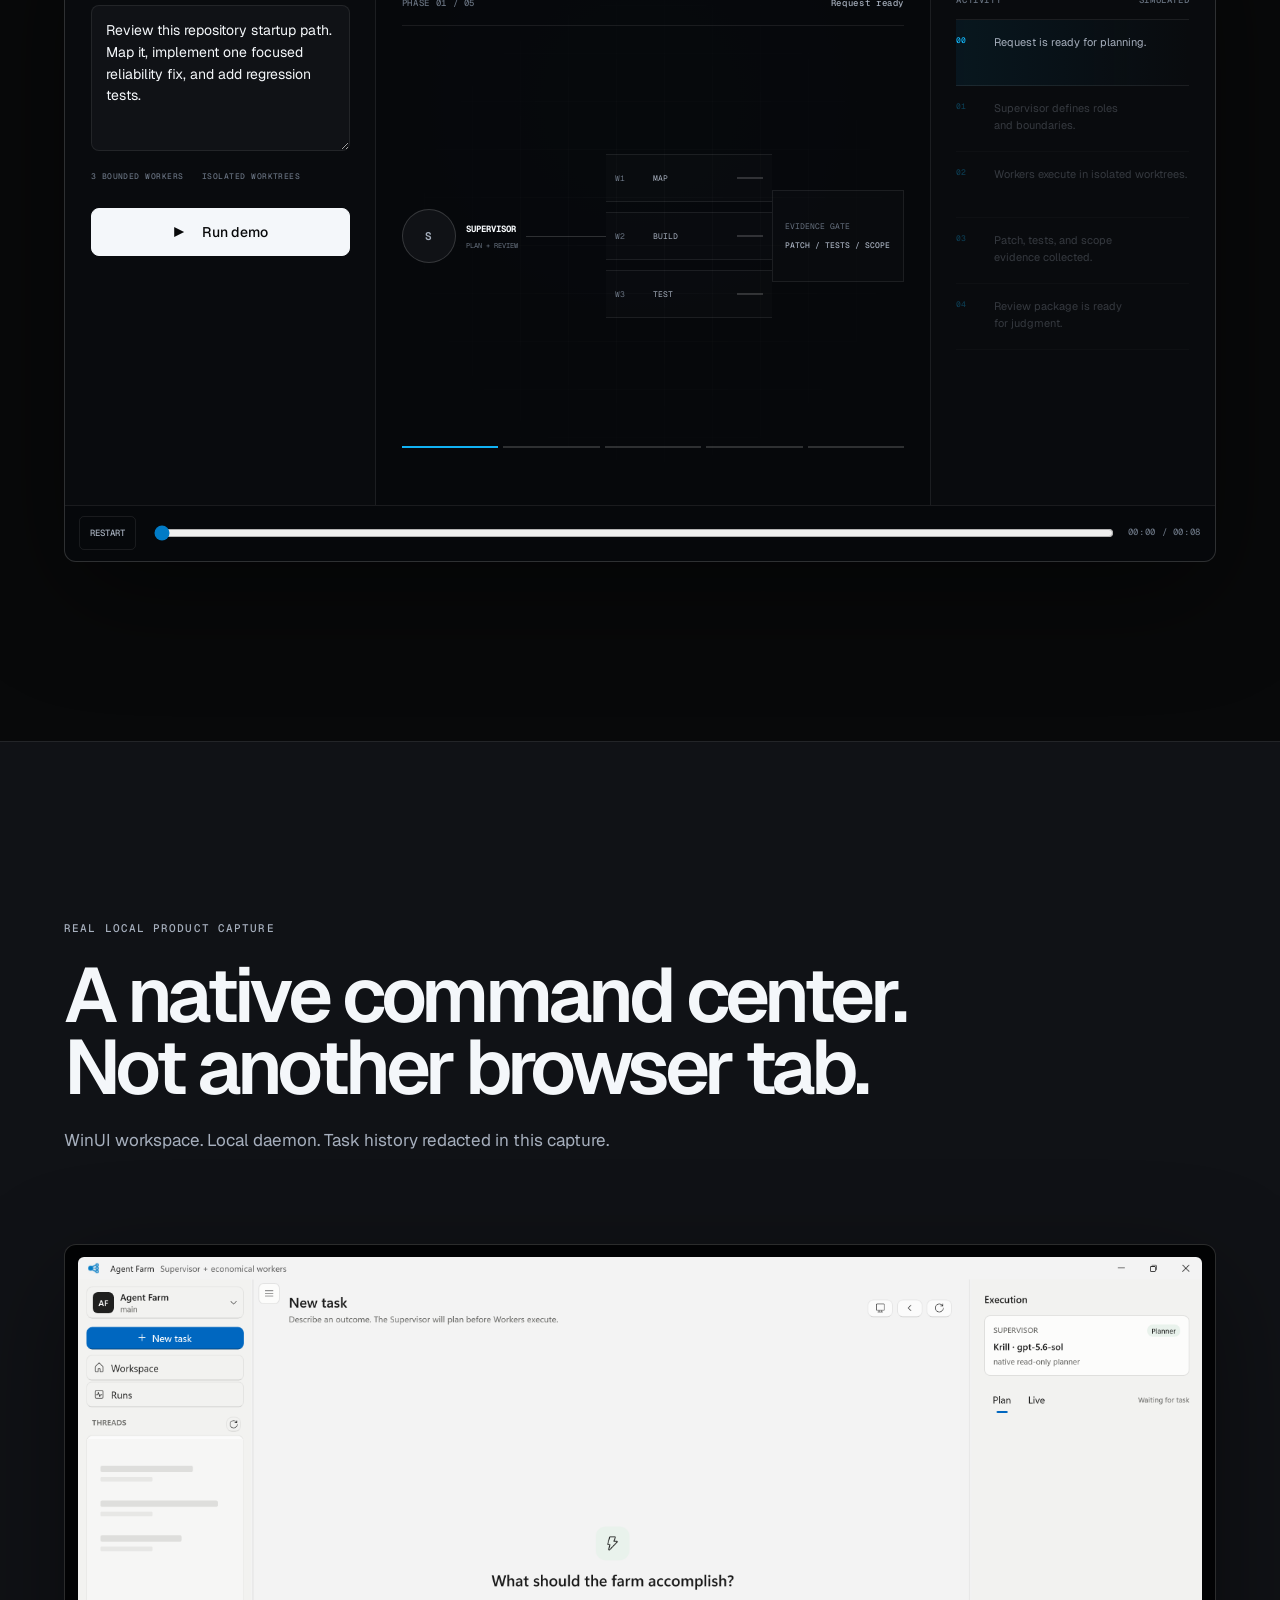
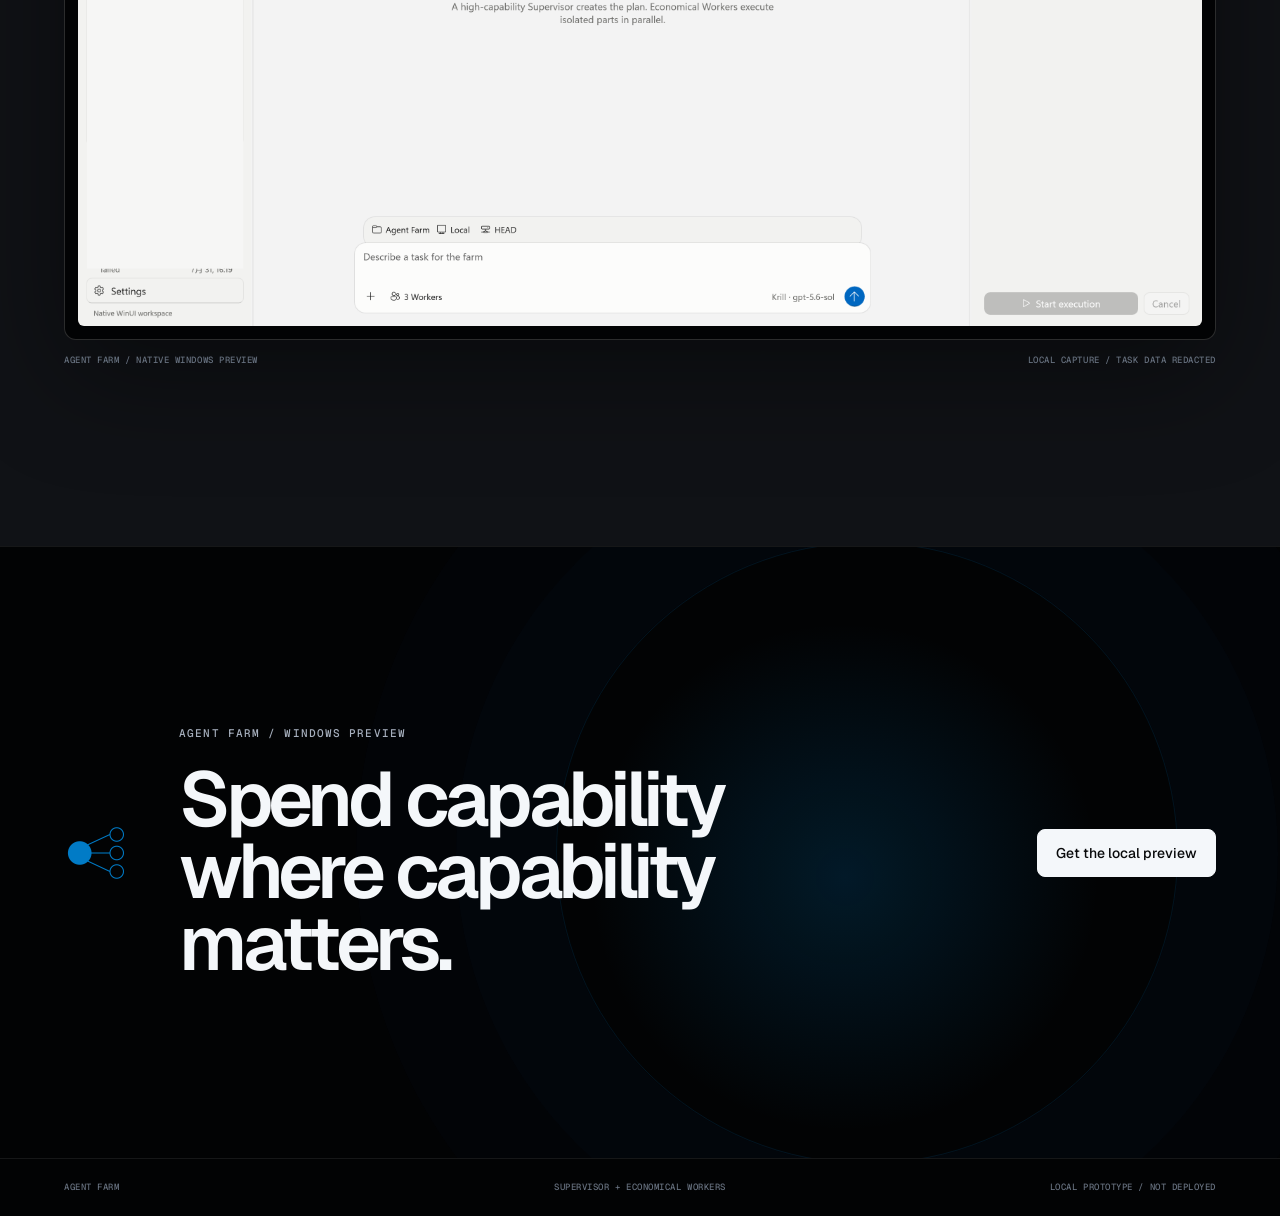
<file: website/archive/v1/index.html>
<!doctype html>
<html lang="en">
  <head>
    <meta charset="UTF-8" />
    <meta name="viewport" content="width=device-width, initial-scale=1.0" />
    <meta
      name="description"
      content="Agent Farm keeps premium models focused on planning and review while economical workers handle bounded execution."
    />
    <meta name="theme-color" content="#08090a" />
    <title>Agent Farm — Spend premium tokens on judgment</title>
    <link rel="preconnect" href="https://fonts.googleapis.com" />
    <link rel="preconnect" href="https://fonts.gstatic.com" crossorigin />
    <link
      href="https://fonts.googleapis.com/css2?family=Geist:wght@400;500;600;700&family=Geist+Mono:wght@400;500;600&display=swap"
      rel="stylesheet"
    />
    <link rel="stylesheet" href="./styles.css" />
  </head>
  <body data-energy="signal">
    <a class="skip-link" href="#main">Skip to content</a>

    <header class="site-header">
      <a class="brand" href="#top" aria-label="Agent Farm home">
        <img
          src="./assets/agent-farm-brand/agent-farm-512x512.png"
          alt=""
          width="28"
          height="28"
        />
        <span>Agent Farm</span>
      </a>

      <nav class="site-nav" aria-label="Primary navigation">
        <a href="#demo">Demo</a>
        <a href="#product">Product</a>
        <a href="#how">How it works</a>
      </nav>

      <a class="nav-action" href="../releases/v0.5.0.9/">Windows preview</a>
    </header>

    <main id="main">
      <section class="hero" id="top" aria-labelledby="hero-title">
        <div class="hero-mesh" aria-hidden="true">
          <div class="mesh-glow"></div>
          <div class="mesh-ring mesh-ring-a"></div>
          <div class="mesh-ring mesh-ring-b"></div>
        </div>

        <div class="hero-copy reveal">
          <div class="eyebrow"><span></span> THE TOKEN COST PROBLEM</div>
          <h1 id="hero-title">
            Stop burning<br />premium tokens<br /><em>on routine work.</em>
          </h1>
          <p>
            Keep your strongest model for planning and review. Route bounded execution to economical
            Workers.
          </p>
          <div class="hero-actions">
            <a class="button button-primary" href="#demo">
              Play the demo
              <span aria-hidden="true">↓</span>
            </a>
            <a class="button button-secondary" href="../releases/v0.5.0.9/">Get the preview</a>
          </div>
          <div class="hero-footnote">
            <span>LOCAL-FIRST</span>
            <span>MULTI-PROVIDER</span>
            <span>REVIEWABLE</span>
          </div>
        </div>

        <div class="routing-visual reveal" aria-label="Conceptual comparison of model routing">
          <div class="routing-head">
            <span>MODEL ROUTING / CONCEPT</span>
            <span>NO SAVINGS ESTIMATE</span>
          </div>

          <div class="routing-row routing-row-old">
            <div class="routing-label">
              <span>WITHOUT ROUTING</span>
              <strong>Premium model does everything</strong>
            </div>
            <div class="token-line token-line-premium" aria-hidden="true">
              <span>SEARCH</span>
              <span>READ</span>
              <span>EDIT</span>
              <span>TEST</span>
              <span>JUDGE</span>
            </div>
            <div class="route-note">PREMIUM TOKENS CROSS THE FULL PIPELINE</div>
          </div>

          <div class="routing-divider">
            <span>AGENT FARM SPLITS JUDGMENT FROM EXECUTION</span>
          </div>

          <div class="routing-row routing-row-new">
            <div class="routing-label">
              <span>WITH AGENT FARM</span>
              <strong>Capability goes where it matters</strong>
            </div>
            <div class="split-route" aria-hidden="true">
              <div class="supervisor-route">
                <div class="route-node node-supervisor">S</div>
                <div>
                  <strong>SUPERVISOR</strong>
                  <span>PLAN / JUDGE</span>
                </div>
              </div>
              <div class="route-branch">
                <i class="branch-packet packet-one"></i>
                <i class="branch-packet packet-two"></i>
                <i class="branch-packet packet-three"></i>
              </div>
              <div class="worker-route">
                <div><i>W1</i><span>SEARCH</span></div>
                <div><i>W2</i><span>EDIT</span></div>
                <div><i>W3</i><span>TEST</span></div>
              </div>
            </div>
            <div class="route-note route-note-brand">PREMIUM CAPABILITY STAYS AT THE DECISION LAYER</div>
          </div>
        </div>

        <div class="hero-scroll" aria-hidden="true">SCROLL / DEMO</div>
      </section>

      <section class="principle-strip" id="how" aria-label="Agent Farm principles">
        <div><span>01</span><strong>Plan with the best</strong></div>
        <div><span>02</span><strong>Execute economically</strong></div>
        <div><span>03</span><strong>Accept only evidence</strong></div>
      </section>

      <section class="demo-section" id="demo" aria-labelledby="demo-title">
        <div class="section-heading reveal">
          <div class="eyebrow">INTERACTIVE LOCAL DEMO</div>
          <h2 id="demo-title">Watch one request become<br />a controlled farm run.</h2>
          <p>Simulated in your browser. No backend call and no usage claim.</p>
        </div>

        <div class="demo-shell reveal" data-phase="0">
          <div class="demo-titlebar">
            <div class="demo-brand">
              <img
                src="./assets/agent-farm-brand/agent-farm-512x512.png"
                alt=""
                width="20"
                height="20"
              />
              <span>AGENT FARM / FLOW DEMO</span>
            </div>
            <div class="demo-status"><i></i><span id="demo-status">READY</span></div>
          </div>

          <div class="demo-layout">
            <div class="demo-request">
              <label for="demo-prompt">REQUEST</label>
              <textarea id="demo-prompt" rows="5">Review this repository startup path. Map it, implement one focused reliability fix, and add regression tests.</textarea>
              <div class="demo-request-meta">
                <span>3 BOUNDED WORKERS</span>
                <span>ISOLATED WORKTREES</span>
              </div>
              <button class="demo-play button button-primary" type="button">
                <span class="play-icon" aria-hidden="true">▶</span>
                <span class="play-label">Run demo</span>
              </button>
            </div>

            <div class="demo-stage" aria-live="polite">
              <div class="demo-stage-head">
                <span id="phase-counter">PHASE 01 / 05</span>
                <strong id="phase-title">Request ready</strong>
              </div>

              <div class="farm-flow" aria-label="Demo execution flow">
                <div class="flow-supervisor">
                  <div class="flow-node">S</div>
                  <div><strong>SUPERVISOR</strong><span>PLAN + REVIEW</span></div>
                </div>
                <div class="flow-trunk" aria-hidden="true"><i></i></div>
                <div class="flow-workers">
                  <div class="flow-worker" data-worker="1"><i>W1</i><span>MAP</span><b></b></div>
                  <div class="flow-worker" data-worker="2"><i>W2</i><span>BUILD</span><b></b></div>
                  <div class="flow-worker" data-worker="3"><i>W3</i><span>TEST</span><b></b></div>
                </div>
                <div class="evidence-gate">
                  <span>EVIDENCE GATE</span>
                  <strong>PATCH / TESTS / SCOPE</strong>
                </div>
              </div>

              <div class="phase-track" aria-hidden="true">
                <i></i>
                <i></i>
                <i></i>
                <i></i>
                <i></i>
              </div>
            </div>

            <div class="demo-activity">
              <div class="activity-head">
                <span>ACTIVITY</span>
                <span>SIMULATED</span>
              </div>
              <ol>
                <li data-log="0"><span>00</span><p>Request is ready for planning.</p></li>
                <li data-log="1"><span>01</span><p>Supervisor defines roles and boundaries.</p></li>
                <li data-log="2"><span>02</span><p>Workers execute in isolated worktrees.</p></li>
                <li data-log="3"><span>03</span><p>Patch, tests, and scope evidence collected.</p></li>
                <li data-log="4"><span>04</span><p>Review package is ready for judgment.</p></li>
              </ol>
            </div>
          </div>

          <div class="demo-controls">
            <button class="demo-restart" type="button">RESTART</button>
            <input
              id="demo-scrubber"
              type="range"
              min="0"
              max="4"
              step="1"
              value="0"
              aria-label="Demo phase"
            />
            <span id="demo-time">00:00 / 00:08</span>
          </div>
        </div>
      </section>

      <section class="product-section" id="product" aria-labelledby="product-title">
        <div class="product-copy reveal">
          <div class="eyebrow">REAL LOCAL PRODUCT CAPTURE</div>
          <h2 id="product-title">A native command center.<br />Not another browser tab.</h2>
          <p>WinUI workspace. Local daemon. Task history redacted in this capture.</p>
        </div>

        <figure class="product-capture reveal">
          <div class="capture-frame">
            <img
              src="./assets/agent-farm-brand/agent-farm-ui-scrubbed.png"
              alt="Agent Farm native Windows workspace showing the new task composer and execution panel"
              width="3200"
              height="1904"
              loading="lazy"
            />
          </div>
          <figcaption>
            <span>AGENT FARM / NATIVE WINDOWS PREVIEW</span>
            <span>LOCAL CAPTURE / TASK DATA REDACTED</span>
          </figcaption>
        </figure>
      </section>

      <section class="closing" aria-labelledby="closing-title">
        <img
          src="./assets/agent-farm-brand/agent-farm-512x512.png"
          alt=""
          width="64"
          height="64"
        />
        <div>
          <div class="eyebrow">AGENT FARM / WINDOWS PREVIEW</div>
          <h2 id="closing-title">Spend capability<br />where capability matters.</h2>
        </div>
        <a class="button button-primary" href="../releases/v0.5.0.9/">Get the local preview</a>
      </section>
    </main>

    <footer class="site-footer">
      <span>AGENT FARM</span>
      <span>SUPERVISOR + ECONOMICAL WORKERS</span>
      <span>LOCAL PROTOTYPE / NOT DEPLOYED</span>
    </footer>

    <button
      class="tweaks-trigger"
      type="button"
      aria-expanded="false"
      aria-controls="tweaks-panel"
    >
      TWEAKS
    </button>
    <aside class="tweaks-panel" id="tweaks-panel" aria-hidden="true">
      <div class="tweaks-heading">
        <strong>Tweaks</strong>
        <button class="tweaks-close" type="button" aria-label="Close Tweaks">×</button>
      </div>
      <label for="energy-mode">Hero energy</label>
      <select id="energy-mode">
        <option value="quiet">Quiet</option>
        <option value="signal" selected>Signal</option>
        <option value="cinematic">Cinematic</option>
      </select>
      <label for="demo-speed">Demo pace</label>
      <select id="demo-speed">
        <option value="2200">Slow</option>
        <option value="1600" selected>Normal</option>
        <option value="950">Fast</option>
      </select>
    </aside>

    <script src="./app.js"></script>
  </body>
</html>
</file>
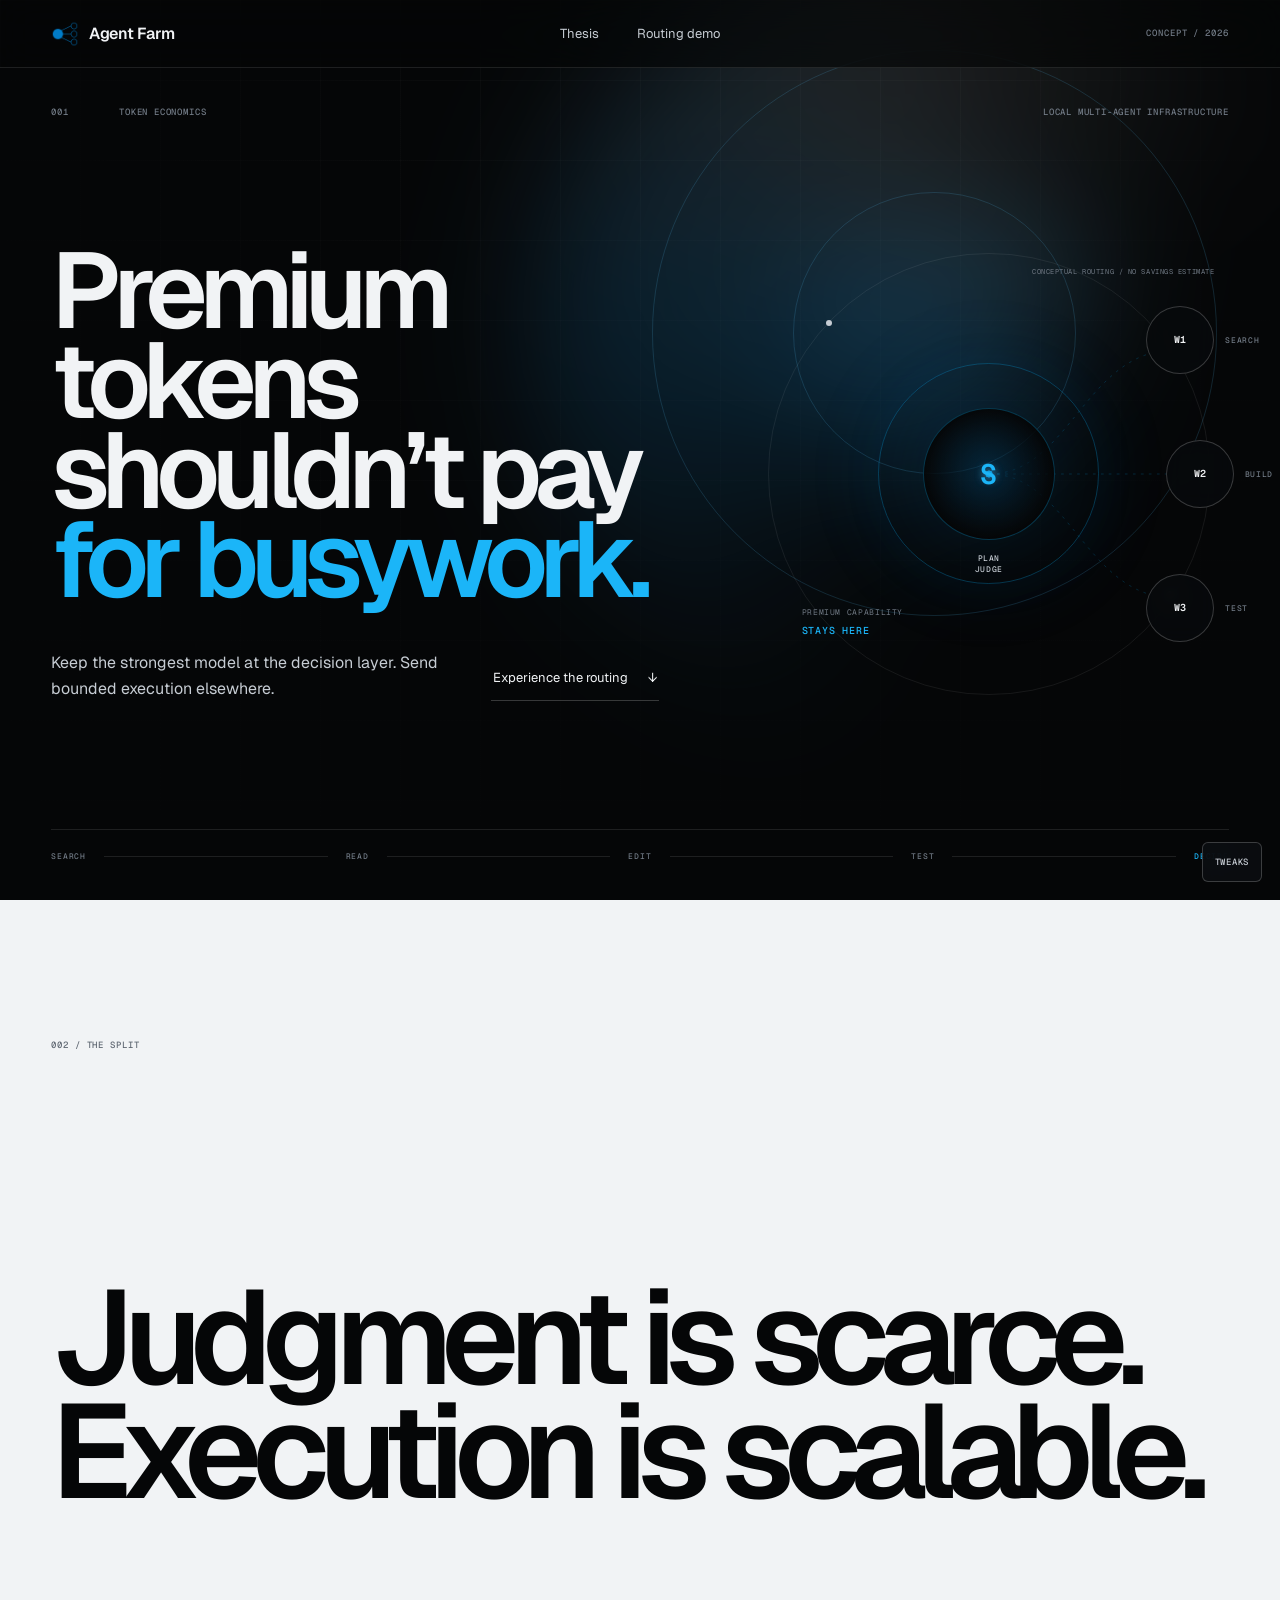
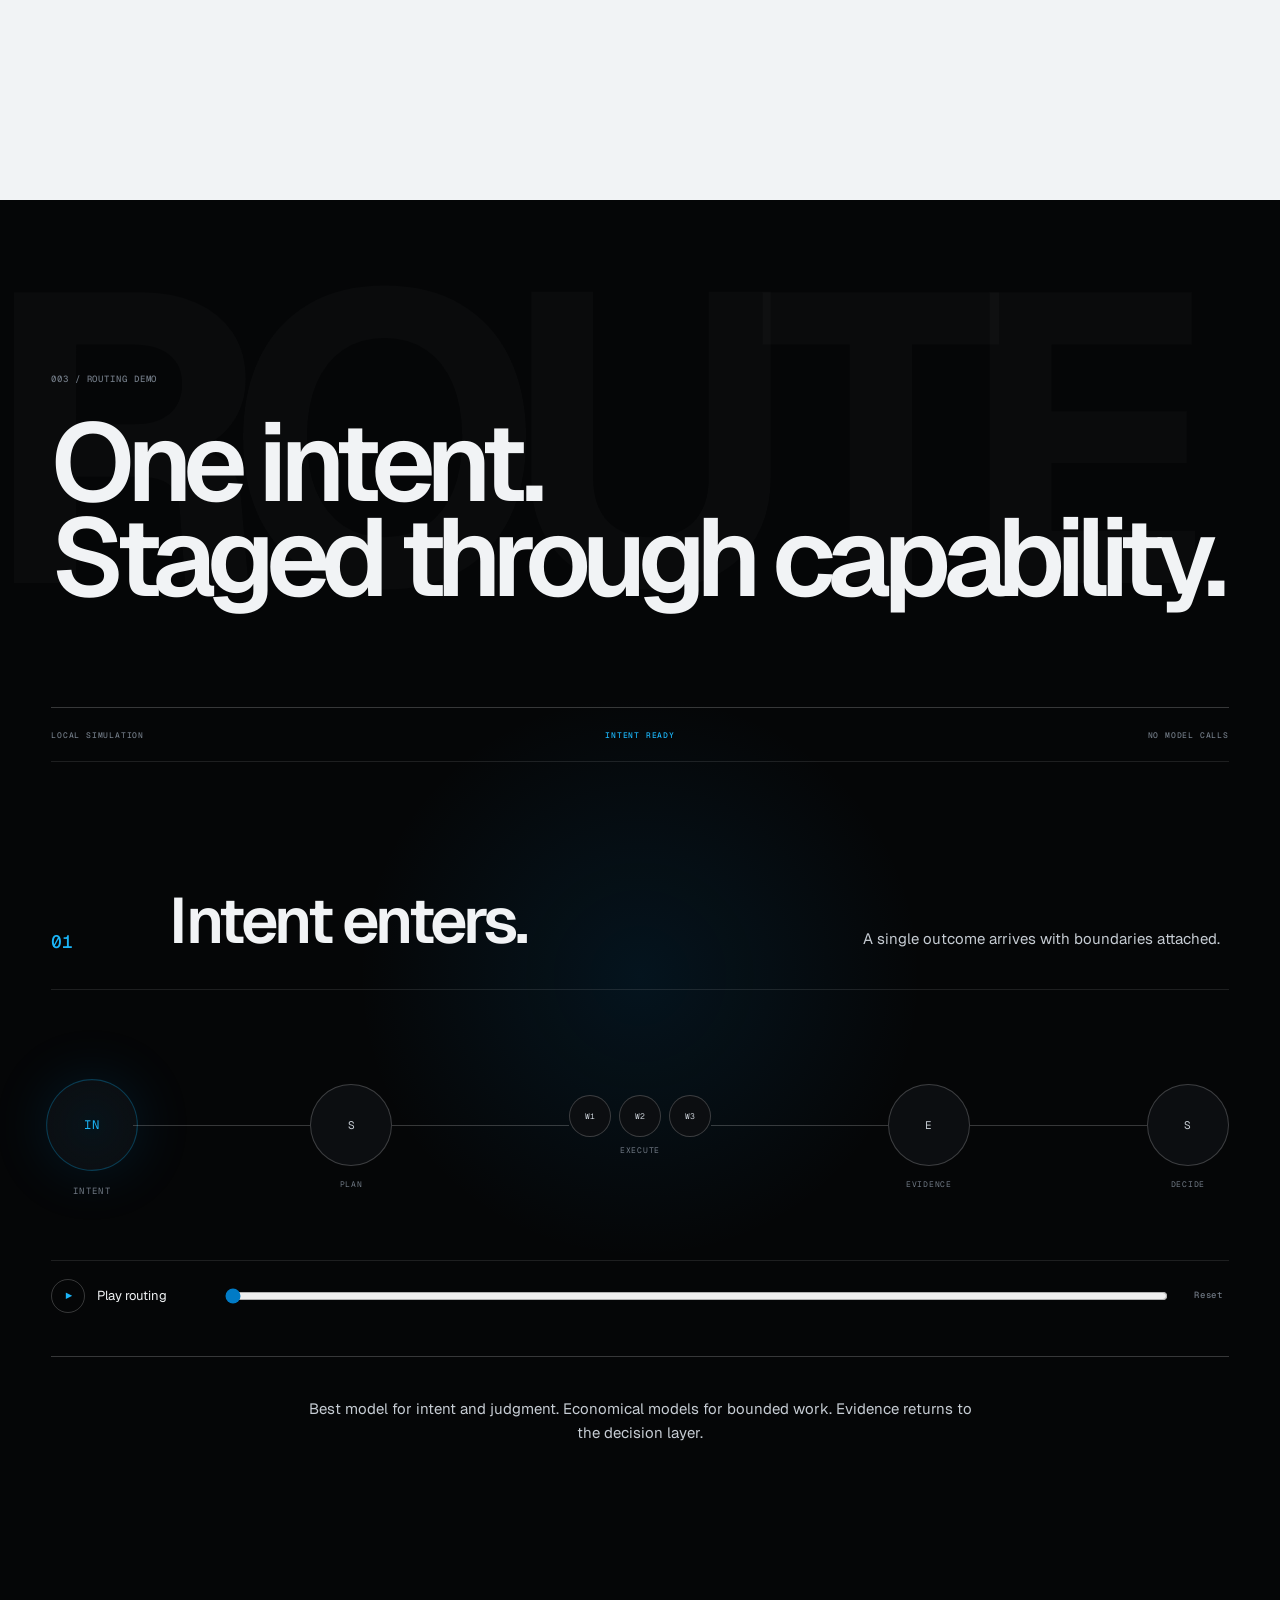
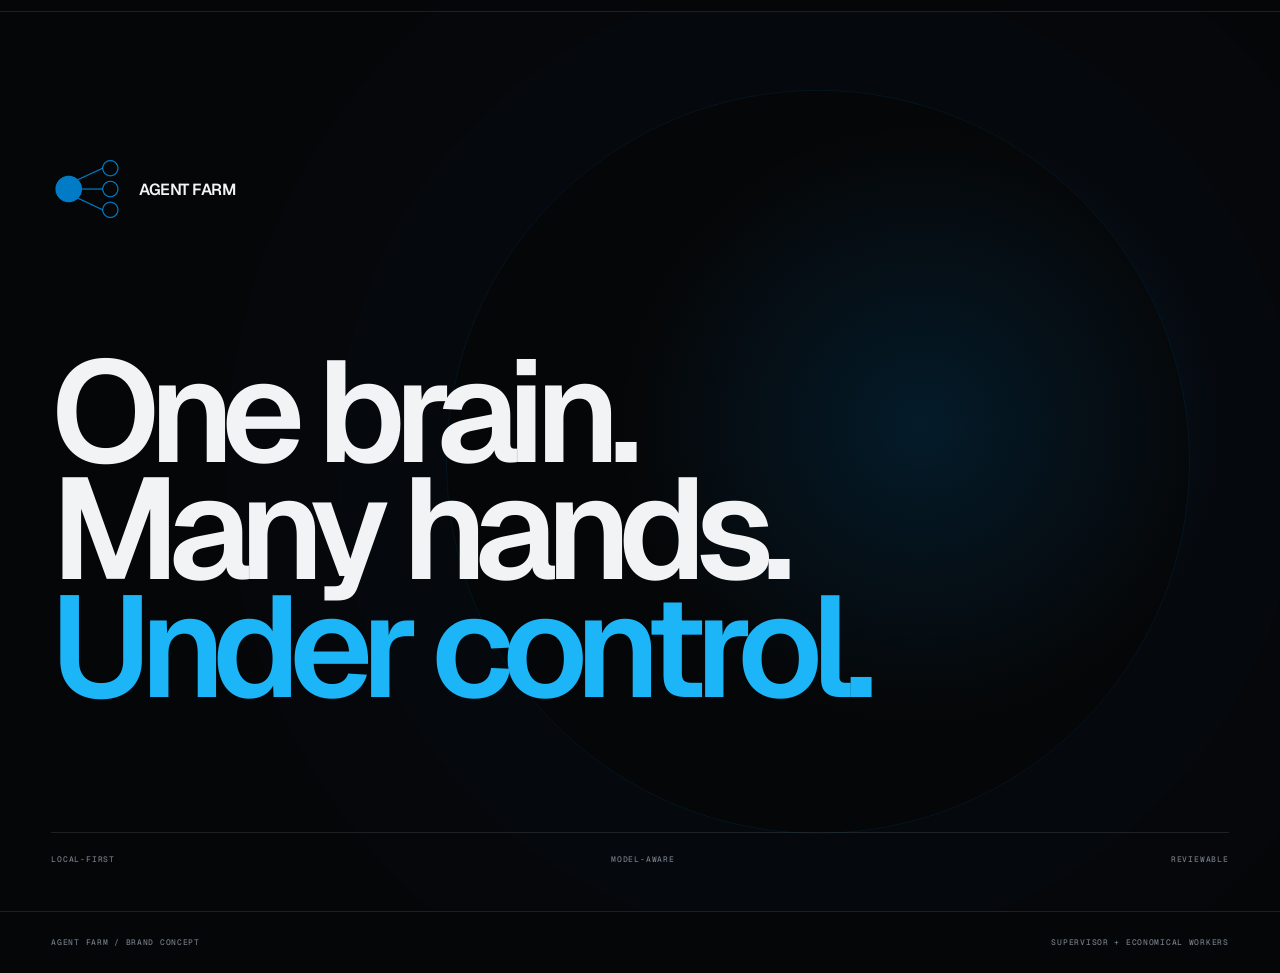
<file: website/archive/v2/index.html>
<!doctype html>
<html lang="en">
  <head>
    <meta charset="UTF-8" />
    <meta name="viewport" content="width=device-width, initial-scale=1.0" />
    <meta
      name="description"
      content="Agent Farm keeps premium model tokens focused on judgment while economical workers handle bounded execution."
    />
    <meta name="theme-color" content="#050607" />
    <title>Agent Farm — Premium tokens are for judgment</title>
    <link rel="preconnect" href="https://fonts.googleapis.com" />
    <link rel="preconnect" href="https://fonts.gstatic.com" crossorigin />
    <link
      href="https://fonts.googleapis.com/css2?family=Geist:wght@400;500;600;700&family=Geist+Mono:wght@400;500;600&display=swap"
      rel="stylesheet"
    />
    <link rel="stylesheet" href="./styles.css" />
  </head>
  <body data-energy="signal">
    <a class="skip-link" href="#main">Skip to content</a>

    <header class="site-header">
      <a class="brand" href="#top" aria-label="Agent Farm home">
        <img
          src="./assets/agent-farm-brand/agent-farm-512x512.png"
          alt=""
          width="28"
          height="28"
        />
        <span>Agent Farm</span>
      </a>

      <nav class="site-nav" aria-label="Primary navigation">
        <a href="#thesis">Thesis</a>
        <a href="#demo">Routing demo</a>
      </nav>

      <span class="header-mark">CONCEPT / 2026</span>
    </header>

    <main id="main">
      <section class="hero" id="top" aria-labelledby="hero-title">
        <div class="hero-mesh" aria-hidden="true">
          <i class="mesh-volume"></i>
          <i class="mesh-orbit mesh-orbit-one"></i>
          <i class="mesh-orbit mesh-orbit-two"></i>
        </div>

        <div class="hero-meta reveal" aria-hidden="true">
          <span>001</span>
          <span>TOKEN ECONOMICS</span>
          <span>LOCAL MULTI-AGENT INFRASTRUCTURE</span>
        </div>

        <div class="hero-copy reveal">
          <h1 id="hero-title">
            Premium tokens<br />
            shouldn’t pay<br />
            <em>for busywork.</em>
          </h1>
          <div class="hero-subline">
            <p>Keep the strongest model at the decision layer. Send bounded execution elsewhere.</p>
            <a href="#demo">Experience the routing <span aria-hidden="true">↓</span></a>
          </div>
        </div>

        <div class="token-sculpture reveal" aria-label="Abstract model-routing diagram">
          <svg class="network-lines" viewBox="0 0 720 720" role="presentation" aria-hidden="true">
            <path class="network-path path-one" d="M360 360 C470 360 500 205 606 178" />
            <path class="network-path path-two" d="M360 360 C505 360 510 360 635 360" />
            <path class="network-path path-three" d="M360 360 C470 360 500 515 606 542" />
            <circle class="network-packet packet-one" r="5" />
            <circle class="network-packet packet-two" r="5" />
            <circle class="network-packet packet-three" r="5" />
          </svg>

          <div class="sculpture-ring ring-outer" aria-hidden="true"></div>
          <div class="sculpture-ring ring-inner" aria-hidden="true"></div>

          <div class="supervisor-core">
            <span>S</span>
            <small>PLAN<br />JUDGE</small>
          </div>

          <div class="worker-orbit">
            <div class="worker-node worker-one"><span>W1</span><small>SEARCH</small></div>
            <div class="worker-node worker-two"><span>W2</span><small>BUILD</small></div>
            <div class="worker-node worker-three"><span>W3</span><small>TEST</small></div>
          </div>

          <div class="sculpture-caption">
            <span>PREMIUM CAPABILITY</span>
            <strong>STAYS HERE</strong>
          </div>
          <div class="sculpture-note">CONCEPTUAL ROUTING / NO SAVINGS ESTIMATE</div>
        </div>

        <div class="verb-rail" aria-hidden="true">
          <span>SEARCH</span><i></i><span>READ</span><i></i><span>EDIT</span><i></i><span>TEST</span><i></i><strong>DECIDE</strong>
        </div>
      </section>

      <section class="thesis" id="thesis" aria-labelledby="thesis-title">
        <div class="thesis-index reveal">002 / THE SPLIT</div>
        <h2 id="thesis-title" class="reveal">
          Judgment is scarce.<br />
          Execution is scalable.
        </h2>
        <div class="thesis-axis reveal" aria-hidden="true">
          <span>ONE SUPERVISOR</span>
          <i></i>
          <span>MANY BOUNDED WORKERS</span>
        </div>
      </section>

      <section class="demo-section" id="demo" aria-labelledby="demo-title">
        <div class="demo-intro reveal">
          <span>003 / ROUTING DEMO</span>
          <h2 id="demo-title">One intent.<br />Staged through capability.</h2>
        </div>

        <div class="demo-stage reveal" data-phase="0">
          <div class="demo-statusbar">
            <span>LOCAL SIMULATION</span>
            <strong id="demo-status">INTENT READY</strong>
            <span>NO MODEL CALLS</span>
          </div>

          <div class="phase-display">
            <span id="phase-number">01</span>
            <h3 id="phase-title">Intent enters.</h3>
            <p id="phase-copy">A single outcome arrives with boundaries attached.</p>
          </div>

          <div class="routing-runway" aria-label="Animated five-stage Agent Farm routing flow">
            <div class="runway-node node-intent" data-node="0">
              <i>IN</i>
              <span>INTENT</span>
            </div>
            <div class="runway-line line-one"><b></b></div>
            <div class="runway-node node-supervisor" data-node="1">
              <i>S</i>
              <span>PLAN</span>
            </div>
            <div class="runway-line line-two"><b></b></div>
            <div class="runway-workers" data-node="2">
              <div><i>W1</i></div>
              <div><i>W2</i></div>
              <div><i>W3</i></div>
              <span>EXECUTE</span>
            </div>
            <div class="runway-line line-three"><b></b></div>
            <div class="runway-node node-evidence" data-node="3">
              <i>E</i>
              <span>EVIDENCE</span>
            </div>
            <div class="runway-line line-four"><b></b></div>
            <div class="runway-node node-decision" data-node="4">
              <i>S</i>
              <span>DECIDE</span>
            </div>
          </div>

          <div class="demo-controls">
            <button class="demo-play" type="button">
              <span class="play-icon" aria-hidden="true">▶</span>
              <span class="play-label">Play routing</span>
            </button>
            <input
              id="demo-scrubber"
              type="range"
              min="0"
              max="4"
              step="1"
              value="0"
              aria-label="Routing demo phase"
            />
            <button class="demo-restart" type="button">Reset</button>
          </div>
        </div>

        <p class="demo-footnote reveal">
          Best model for intent and judgment. Economical models for bounded work. Evidence returns to
          the decision layer.
        </p>
      </section>

      <section class="closing" aria-labelledby="closing-title">
        <div class="closing-mark reveal">
          <img
            src="./assets/agent-farm-brand/agent-farm-512x512.png"
            alt=""
            width="72"
            height="72"
          />
          <span>AGENT FARM</span>
        </div>
        <h2 id="closing-title" class="reveal">
          One brain.<br />
          Many hands.<br />
          <em>Under control.</em>
        </h2>
        <div class="closing-meta reveal">
          <span>LOCAL-FIRST</span>
          <span>MODEL-AWARE</span>
          <span>REVIEWABLE</span>
        </div>
      </section>
    </main>

    <footer class="site-footer">
      <span>AGENT FARM / BRAND CONCEPT</span>
      <span>SUPERVISOR + ECONOMICAL WORKERS</span>
    </footer>

    <button
      class="tweaks-trigger"
      type="button"
      aria-expanded="false"
      aria-controls="tweaks-panel"
    >
      TWEAKS
    </button>
    <aside class="tweaks-panel" id="tweaks-panel" aria-hidden="true">
      <div class="tweaks-heading">
        <strong>Tweaks</strong>
        <button class="tweaks-close" type="button" aria-label="Close Tweaks">×</button>
      </div>
      <label for="energy-mode">Experience energy</label>
      <select id="energy-mode">
        <option value="quiet">Quiet</option>
        <option value="signal" selected>Signal</option>
        <option value="cinematic">Cinematic</option>
      </select>
      <label for="demo-speed">Routing pace</label>
      <select id="demo-speed">
        <option value="2100">Slow</option>
        <option value="1500" selected>Normal</option>
        <option value="900">Fast</option>
      </select>
    </aside>

    <script src="./app.js"></script>
  </body>
</html>
</file>
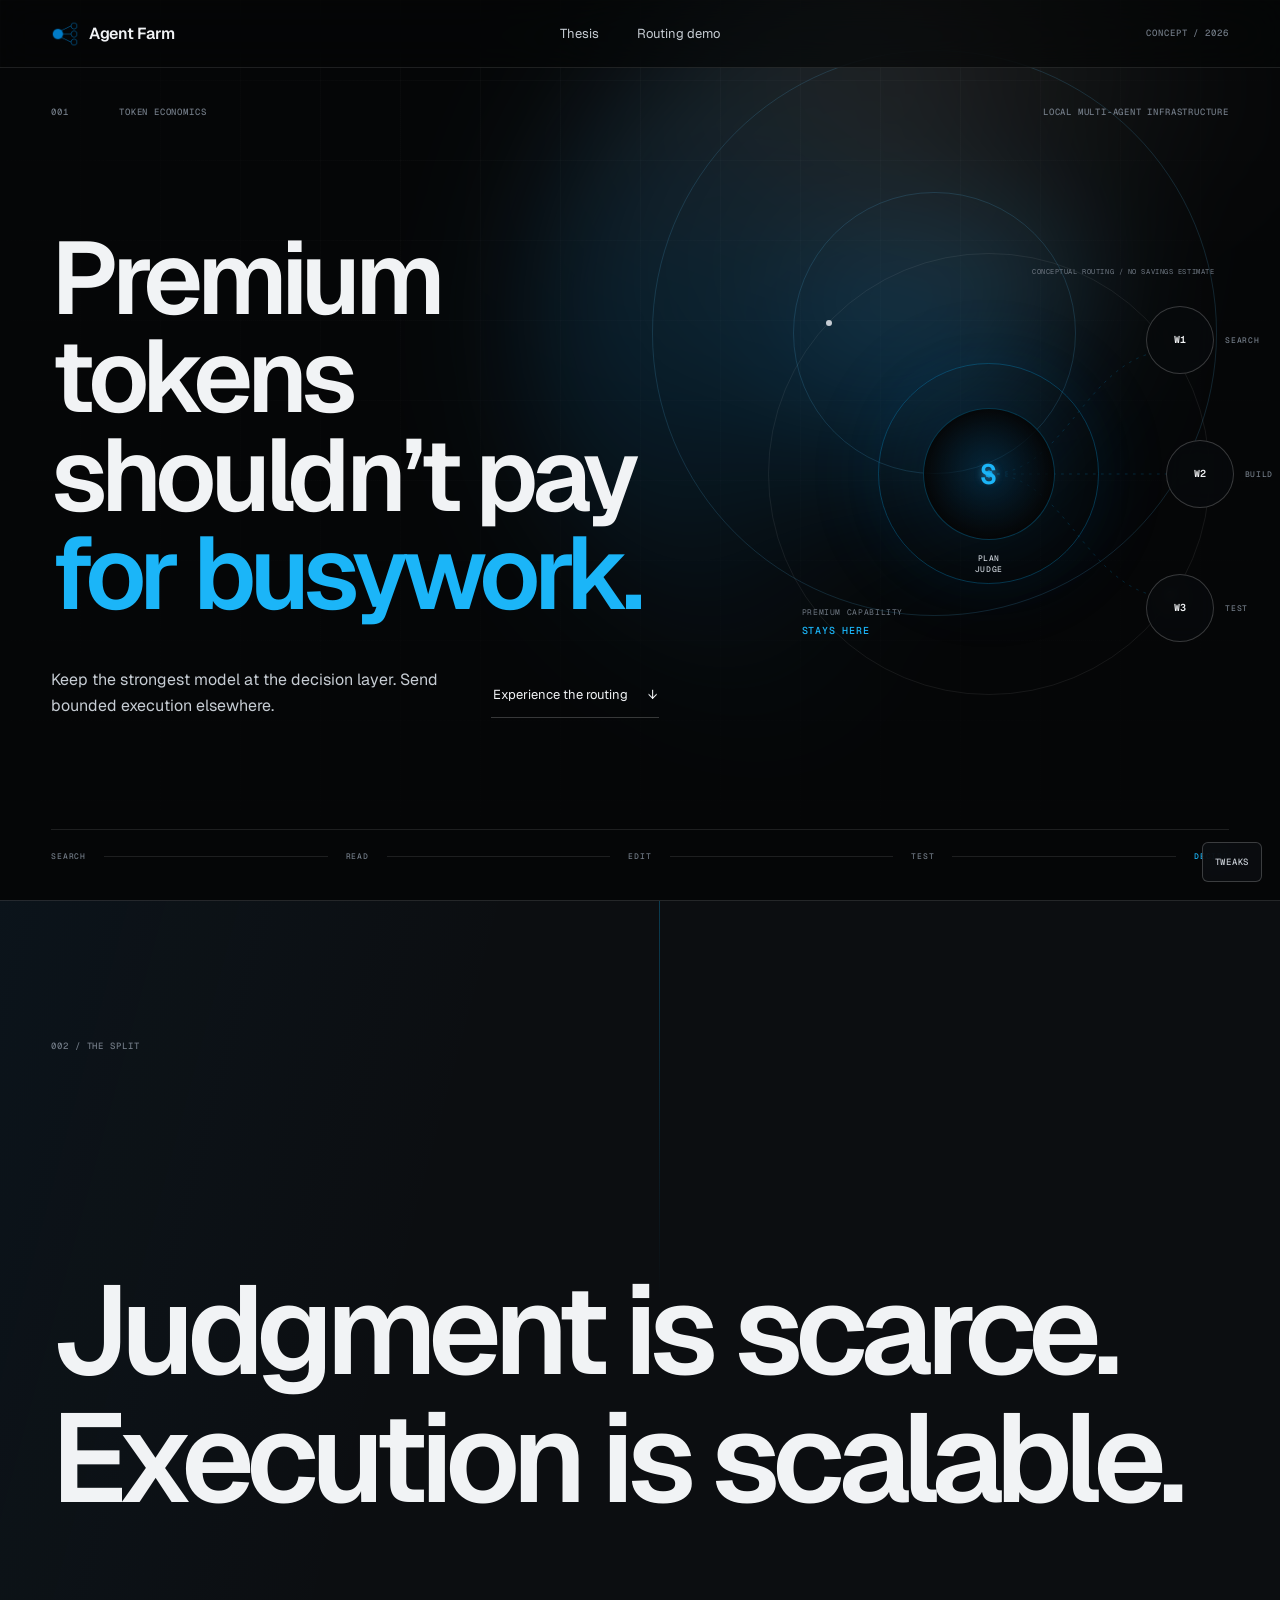
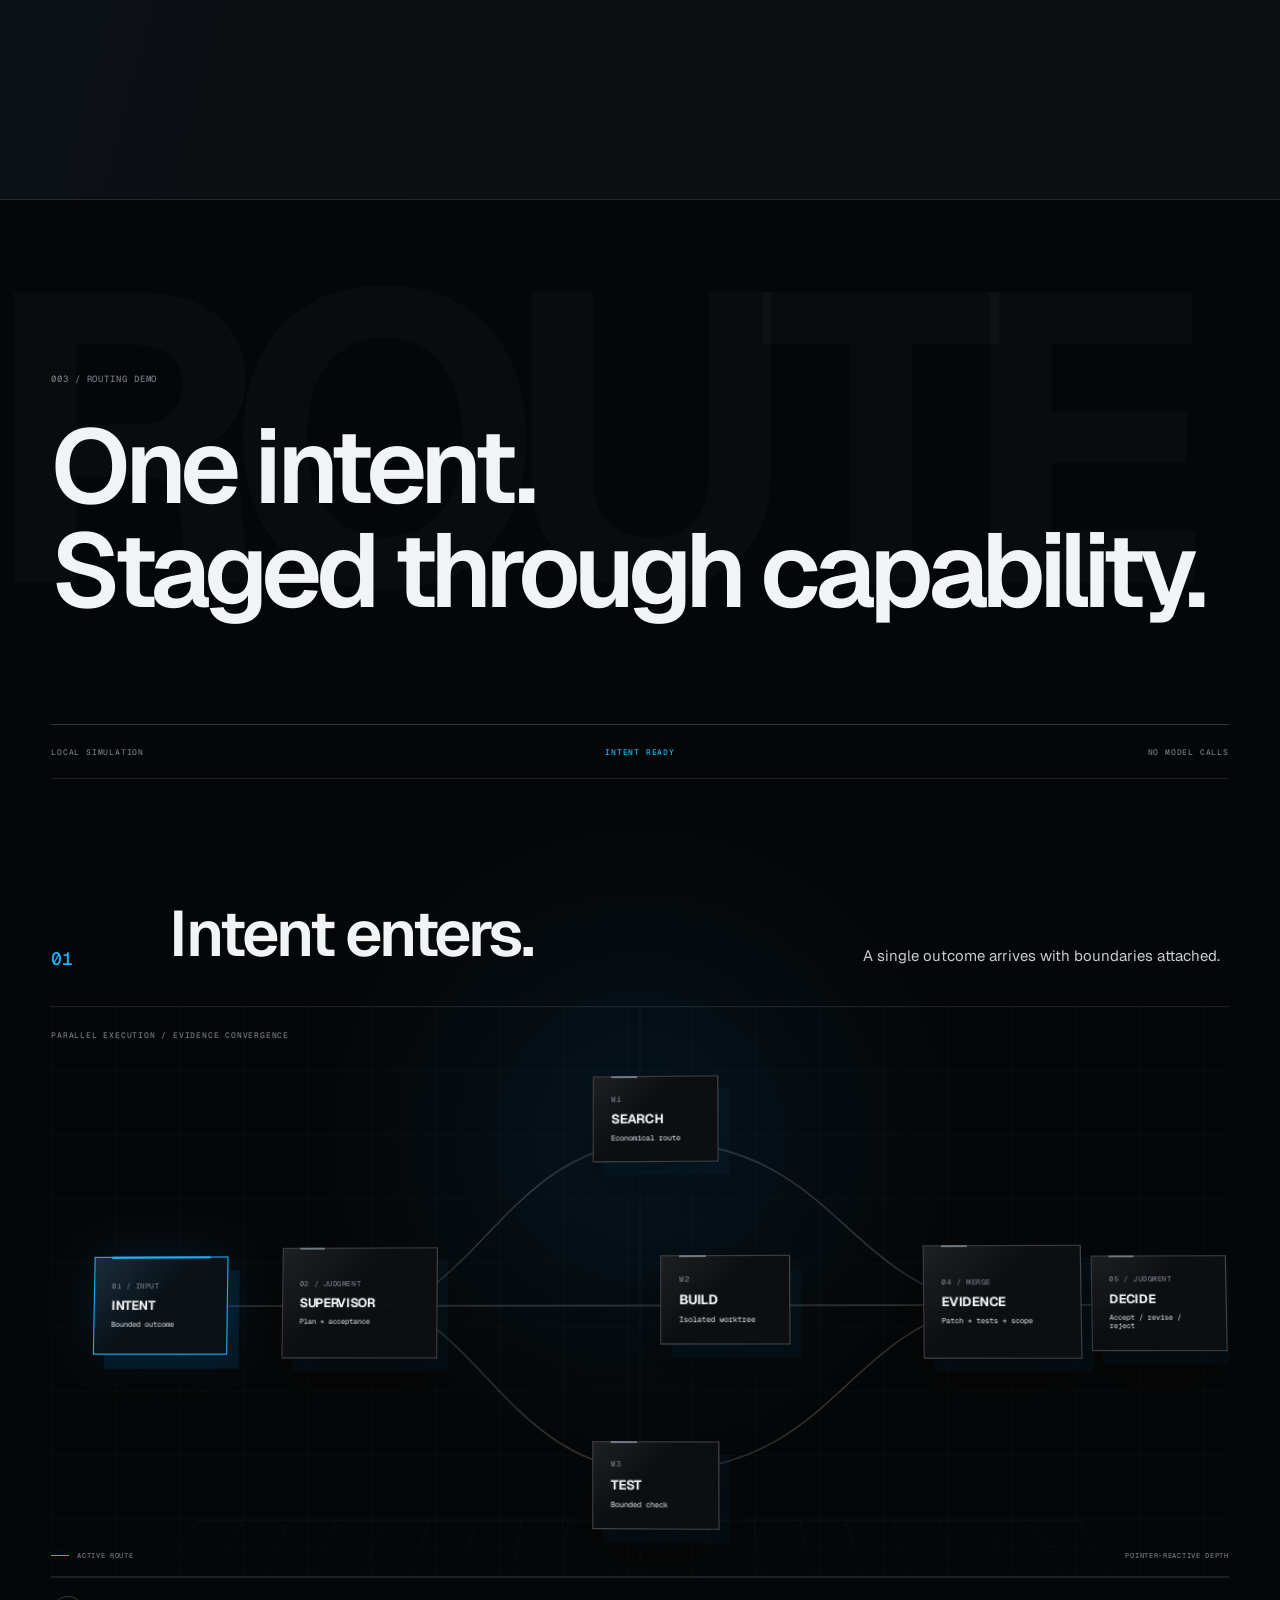
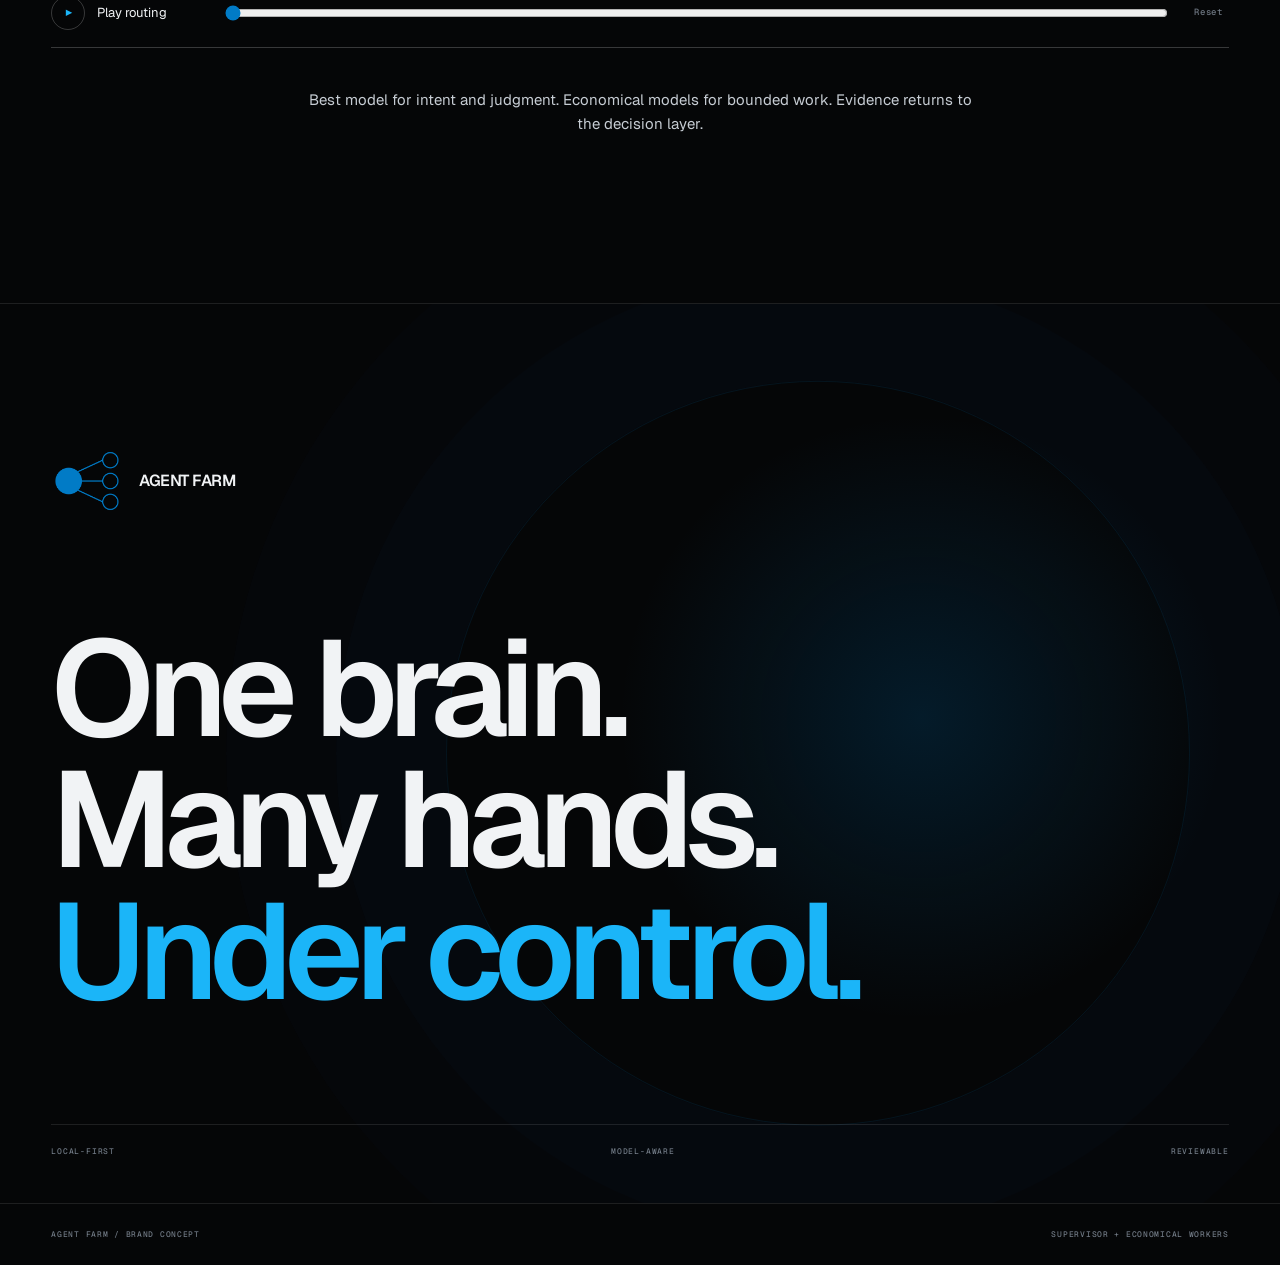
<file: website/archive/v3/index.html>
<!doctype html>
<html lang="en">
  <head>
    <meta charset="UTF-8" />
    <meta name="viewport" content="width=device-width, initial-scale=1.0" />
    <meta
      name="description"
      content="Agent Farm keeps premium model tokens focused on judgment while economical workers handle bounded execution."
    />
    <meta name="theme-color" content="#050607" />
    <title>Agent Farm — Premium tokens are for judgment</title>
    <link rel="icon" type="image/png" href="./assets/agent-farm-brand/agent-farm-512x512.png" />
    <link rel="preconnect" href="https://fonts.googleapis.com" />
    <link rel="preconnect" href="https://fonts.gstatic.com" crossorigin />
    <link
      href="https://fonts.googleapis.com/css2?family=Geist:wght@400;500;600;700&family=Geist+Mono:wght@400;500;600&display=swap"
      rel="stylesheet"
    />
    <link rel="stylesheet" href="./styles.css" />
  </head>
  <body data-energy="signal">
    <a class="skip-link" href="#main">Skip to content</a>

    <header class="site-header">
      <a class="brand" href="#top" aria-label="Agent Farm home">
        <img
          src="./assets/agent-farm-brand/agent-farm-512x512.png"
          alt=""
          width="28"
          height="28"
        />
        <span>Agent Farm</span>
      </a>

      <nav class="site-nav" aria-label="Primary navigation">
        <a href="#thesis">Thesis</a>
        <a href="#demo">Routing demo</a>
      </nav>

      <span class="header-mark">CONCEPT / 2026</span>
    </header>

    <main id="main">
      <section class="hero" id="top" aria-labelledby="hero-title">
        <div class="hero-mesh" aria-hidden="true">
          <i class="mesh-volume"></i>
          <i class="mesh-orbit mesh-orbit-one"></i>
          <i class="mesh-orbit mesh-orbit-two"></i>
        </div>

        <div class="hero-meta reveal" aria-hidden="true">
          <span>001</span>
          <span>TOKEN ECONOMICS</span>
          <span>LOCAL MULTI-AGENT INFRASTRUCTURE</span>
        </div>

        <div class="hero-copy reveal">
          <h1 id="hero-title">
            Premium tokens<br />
            shouldn’t pay<br />
            <em>for busywork.</em>
          </h1>
          <div class="hero-subline">
            <p>Keep the strongest model at the decision layer. Send bounded execution elsewhere.</p>
            <a href="#demo">Experience the routing <span aria-hidden="true">↓</span></a>
          </div>
        </div>

        <div class="token-sculpture reveal" aria-label="Abstract model-routing diagram">
          <svg class="network-lines" viewBox="0 0 720 720" role="presentation" aria-hidden="true">
            <path class="network-path path-one" d="M360 360 C470 360 500 205 606 178" />
            <path class="network-path path-two" d="M360 360 C505 360 510 360 635 360" />
            <path class="network-path path-three" d="M360 360 C470 360 500 515 606 542" />
            <circle class="network-packet packet-one" r="5" />
            <circle class="network-packet packet-two" r="5" />
            <circle class="network-packet packet-three" r="5" />
          </svg>

          <div class="sculpture-ring ring-outer" aria-hidden="true"></div>
          <div class="sculpture-ring ring-inner" aria-hidden="true"></div>

          <div class="supervisor-core">
            <span>S</span>
            <small>PLAN<br />JUDGE</small>
          </div>

          <div class="worker-orbit">
            <div class="worker-node worker-one"><span>W1</span><small>SEARCH</small></div>
            <div class="worker-node worker-two"><span>W2</span><small>BUILD</small></div>
            <div class="worker-node worker-three"><span>W3</span><small>TEST</small></div>
          </div>

          <div class="sculpture-caption">
            <span>PREMIUM CAPABILITY</span>
            <strong>STAYS HERE</strong>
          </div>
          <div class="sculpture-note">CONCEPTUAL ROUTING / NO SAVINGS ESTIMATE</div>
        </div>

        <div class="verb-rail" aria-hidden="true">
          <span>SEARCH</span><i></i><span>READ</span><i></i><span>EDIT</span><i></i><span>TEST</span><i></i><strong>DECIDE</strong>
        </div>
      </section>

      <section class="thesis" id="thesis" aria-labelledby="thesis-title">
        <div class="thesis-index reveal">002 / THE SPLIT</div>
        <h2 id="thesis-title" class="reveal">
          Judgment is scarce.<br />
          Execution is scalable.
        </h2>
        <div class="thesis-axis reveal" aria-hidden="true">
          <span>ONE SUPERVISOR</span>
          <i></i>
          <span>MANY BOUNDED WORKERS</span>
        </div>
      </section>

      <section class="demo-section" id="demo" aria-labelledby="demo-title">
        <div class="demo-intro reveal">
          <span>003 / ROUTING DEMO</span>
          <h2 id="demo-title">One intent.<br />Staged through capability.</h2>
        </div>

        <div class="demo-stage reveal" data-phase="0">
          <div class="demo-statusbar">
            <span>LOCAL SIMULATION</span>
            <strong id="demo-status">INTENT READY</strong>
            <span>NO MODEL CALLS</span>
          </div>

          <div class="phase-display">
            <span id="phase-number">01</span>
            <h3 id="phase-title">Intent enters.</h3>
            <p id="phase-copy">A single outcome arrives with boundaries attached.</p>
          </div>

          <div
            class="branch-scene"
            id="branch-scene"
            aria-label="Three-dimensional branching Agent Farm routing flow"
          >
            <div class="branch-floor" aria-hidden="true"></div>

            <div class="branch-world">
              <svg
                class="branch-network branch-network-desktop"
                viewBox="0 0 1200 620"
                preserveAspectRatio="none"
                aria-hidden="true"
              >
                <path class="branch-path route-intent" d="M105 310 C175 310 235 310 330 310" />
                <path class="branch-path route-worker" d="M330 310 C430 300 465 110 620 110" />
                <path class="branch-path route-worker" d="M330 310 C455 310 545 310 684 310" />
                <path class="branch-path route-worker" d="M330 310 C430 320 465 510 620 510" />
                <path class="branch-path route-merge" d="M620 110 C800 120 805 275 948 310" />
                <path class="branch-path route-merge" d="M684 310 C780 310 850 310 948 310" />
                <path class="branch-path route-merge" d="M620 510 C800 500 805 345 948 310" />
                <path class="branch-path route-decision" d="M948 310 C1015 310 1060 310 1110 310" />

                <circle class="branch-packet packet-intent" r="5">
                  <animateMotion dur="1.45s" repeatCount="indefinite" path="M105 310 C175 310 235 310 330 310" />
                </circle>
                <circle class="branch-packet packet-worker packet-worker-a" r="5">
                  <animateMotion dur="1.8s" repeatCount="indefinite" path="M330 310 C430 300 465 110 620 110" />
                </circle>
                <circle class="branch-packet packet-worker packet-worker-b" r="5">
                  <animateMotion begin="-.55s" dur="1.8s" repeatCount="indefinite" path="M330 310 C455 310 545 310 684 310" />
                </circle>
                <circle class="branch-packet packet-worker packet-worker-c" r="5">
                  <animateMotion begin="-1.1s" dur="1.8s" repeatCount="indefinite" path="M330 310 C430 320 465 510 620 510" />
                </circle>
                <circle class="branch-packet packet-merge packet-merge-a" r="5">
                  <animateMotion dur="1.7s" repeatCount="indefinite" path="M620 110 C800 120 805 275 948 310" />
                </circle>
                <circle class="branch-packet packet-merge packet-merge-b" r="5">
                  <animateMotion begin="-.5s" dur="1.7s" repeatCount="indefinite" path="M684 310 C780 310 850 310 948 310" />
                </circle>
                <circle class="branch-packet packet-merge packet-merge-c" r="5">
                  <animateMotion begin="-1s" dur="1.7s" repeatCount="indefinite" path="M620 510 C800 500 805 345 948 310" />
                </circle>
                <circle class="branch-packet packet-decision" r="5">
                  <animateMotion dur="1.35s" repeatCount="indefinite" path="M948 310 C1015 310 1060 310 1110 310" />
                </circle>
              </svg>

              <svg
                class="branch-network branch-network-mobile"
                viewBox="0 0 360 720"
                preserveAspectRatio="none"
                aria-hidden="true"
              >
                <path class="branch-path route-intent" d="M180 55 C180 105 180 140 180 185" />
                <path class="branch-path route-worker" d="M180 185 C180 255 55 275 55 350" />
                <path class="branch-path route-worker" d="M180 185 C180 250 180 290 180 350" />
                <path class="branch-path route-worker" d="M180 185 C180 255 305 275 305 350" />
                <path class="branch-path route-merge" d="M55 350 C55 440 180 455 180 535" />
                <path class="branch-path route-merge" d="M180 350 C180 420 180 465 180 535" />
                <path class="branch-path route-merge" d="M305 350 C305 440 180 455 180 535" />
                <path class="branch-path route-decision" d="M180 535 C180 585 180 620 180 665" />

                <circle class="branch-packet packet-intent" r="5">
                  <animateMotion dur="1.45s" repeatCount="indefinite" path="M180 55 C180 105 180 140 180 185" />
                </circle>
                <circle class="branch-packet packet-worker packet-worker-a" r="5">
                  <animateMotion dur="1.8s" repeatCount="indefinite" path="M180 185 C180 255 55 275 55 350" />
                </circle>
                <circle class="branch-packet packet-worker packet-worker-b" r="5">
                  <animateMotion begin="-.55s" dur="1.8s" repeatCount="indefinite" path="M180 185 C180 250 180 290 180 350" />
                </circle>
                <circle class="branch-packet packet-worker packet-worker-c" r="5">
                  <animateMotion begin="-1.1s" dur="1.8s" repeatCount="indefinite" path="M180 185 C180 255 305 275 305 350" />
                </circle>
                <circle class="branch-packet packet-merge packet-merge-a" r="5">
                  <animateMotion dur="1.7s" repeatCount="indefinite" path="M55 350 C55 440 180 455 180 535" />
                </circle>
                <circle class="branch-packet packet-merge packet-merge-b" r="5">
                  <animateMotion begin="-.5s" dur="1.7s" repeatCount="indefinite" path="M180 350 C180 420 180 465 180 535" />
                </circle>
                <circle class="branch-packet packet-merge packet-merge-c" r="5">
                  <animateMotion begin="-1s" dur="1.7s" repeatCount="indefinite" path="M305 350 C305 440 180 455 180 535" />
                </circle>
                <circle class="branch-packet packet-decision" r="5">
                  <animateMotion dur="1.35s" repeatCount="indefinite" path="M180 535 C180 585 180 620 180 665" />
                </circle>
              </svg>

              <div class="branch-node node-intent" data-node="0">
                <span>01 / INPUT</span>
                <strong>INTENT</strong>
                <small>Bounded outcome</small>
              </div>
              <div class="branch-node node-supervisor" data-node="1">
                <span>02 / JUDGMENT</span>
                <strong>SUPERVISOR</strong>
                <small>Plan + acceptance</small>
              </div>
              <div class="branch-node branch-worker worker-search" data-node="2">
                <span>W1</span>
                <strong>SEARCH</strong>
                <small>Economical route</small>
              </div>
              <div class="branch-node branch-worker worker-build" data-node="2">
                <span>W2</span>
                <strong>BUILD</strong>
                <small>Isolated worktree</small>
              </div>
              <div class="branch-node branch-worker worker-test" data-node="2">
                <span>W3</span>
                <strong>TEST</strong>
                <small>Bounded check</small>
              </div>
              <div class="branch-node node-evidence" data-node="3">
                <span>04 / MERGE</span>
                <strong>EVIDENCE</strong>
                <small>Patch + tests + scope</small>
              </div>
              <div class="branch-node node-decision" data-node="4">
                <span>05 / JUDGMENT</span>
                <strong>DECIDE</strong>
                <small>Accept / revise / reject</small>
              </div>
            </div>

            <div class="branch-legend" aria-hidden="true">
              <span><i></i>ACTIVE ROUTE</span>
              <span>POINTER-REACTIVE DEPTH</span>
            </div>
          </div>

          <div class="demo-controls">
            <button class="demo-play" type="button">
              <span class="play-icon" aria-hidden="true">▶</span>
              <span class="play-label">Play routing</span>
            </button>
            <input
              id="demo-scrubber"
              type="range"
              min="0"
              max="4"
              step="1"
              value="0"
              aria-label="Routing demo phase"
            />
            <button class="demo-restart" type="button">Reset</button>
          </div>
        </div>

        <p class="demo-footnote reveal">
          Best model for intent and judgment. Economical models for bounded work. Evidence returns to
          the decision layer.
        </p>
      </section>

      <section class="closing" aria-labelledby="closing-title">
        <div class="closing-mark reveal">
          <img
            src="./assets/agent-farm-brand/agent-farm-512x512.png"
            alt=""
            width="72"
            height="72"
          />
          <span>AGENT FARM</span>
        </div>
        <h2 id="closing-title" class="reveal">
          One brain.<br />
          Many hands.<br />
          <em>Under control.</em>
        </h2>
        <div class="closing-meta reveal">
          <span>LOCAL-FIRST</span>
          <span>MODEL-AWARE</span>
          <span>REVIEWABLE</span>
        </div>
      </section>
    </main>

    <footer class="site-footer">
      <span>AGENT FARM / BRAND CONCEPT</span>
      <span>SUPERVISOR + ECONOMICAL WORKERS</span>
    </footer>

    <button
      class="tweaks-trigger"
      type="button"
      aria-expanded="false"
      aria-controls="tweaks-panel"
    >
      TWEAKS
    </button>
    <aside class="tweaks-panel" id="tweaks-panel" aria-hidden="true">
      <div class="tweaks-heading">
        <strong>Tweaks</strong>
        <button class="tweaks-close" type="button" aria-label="Close Tweaks">×</button>
      </div>
      <label for="energy-mode">Experience energy</label>
      <select id="energy-mode">
        <option value="quiet">Quiet</option>
        <option value="signal" selected>Signal</option>
        <option value="cinematic">Cinematic</option>
      </select>
      <label for="demo-speed">Routing pace</label>
      <select id="demo-speed">
        <option value="2100">Slow</option>
        <option value="1500" selected>Normal</option>
        <option value="900">Fast</option>
      </select>
    </aside>

    <script src="./app.js"></script>
  </body>
</html>
</file>
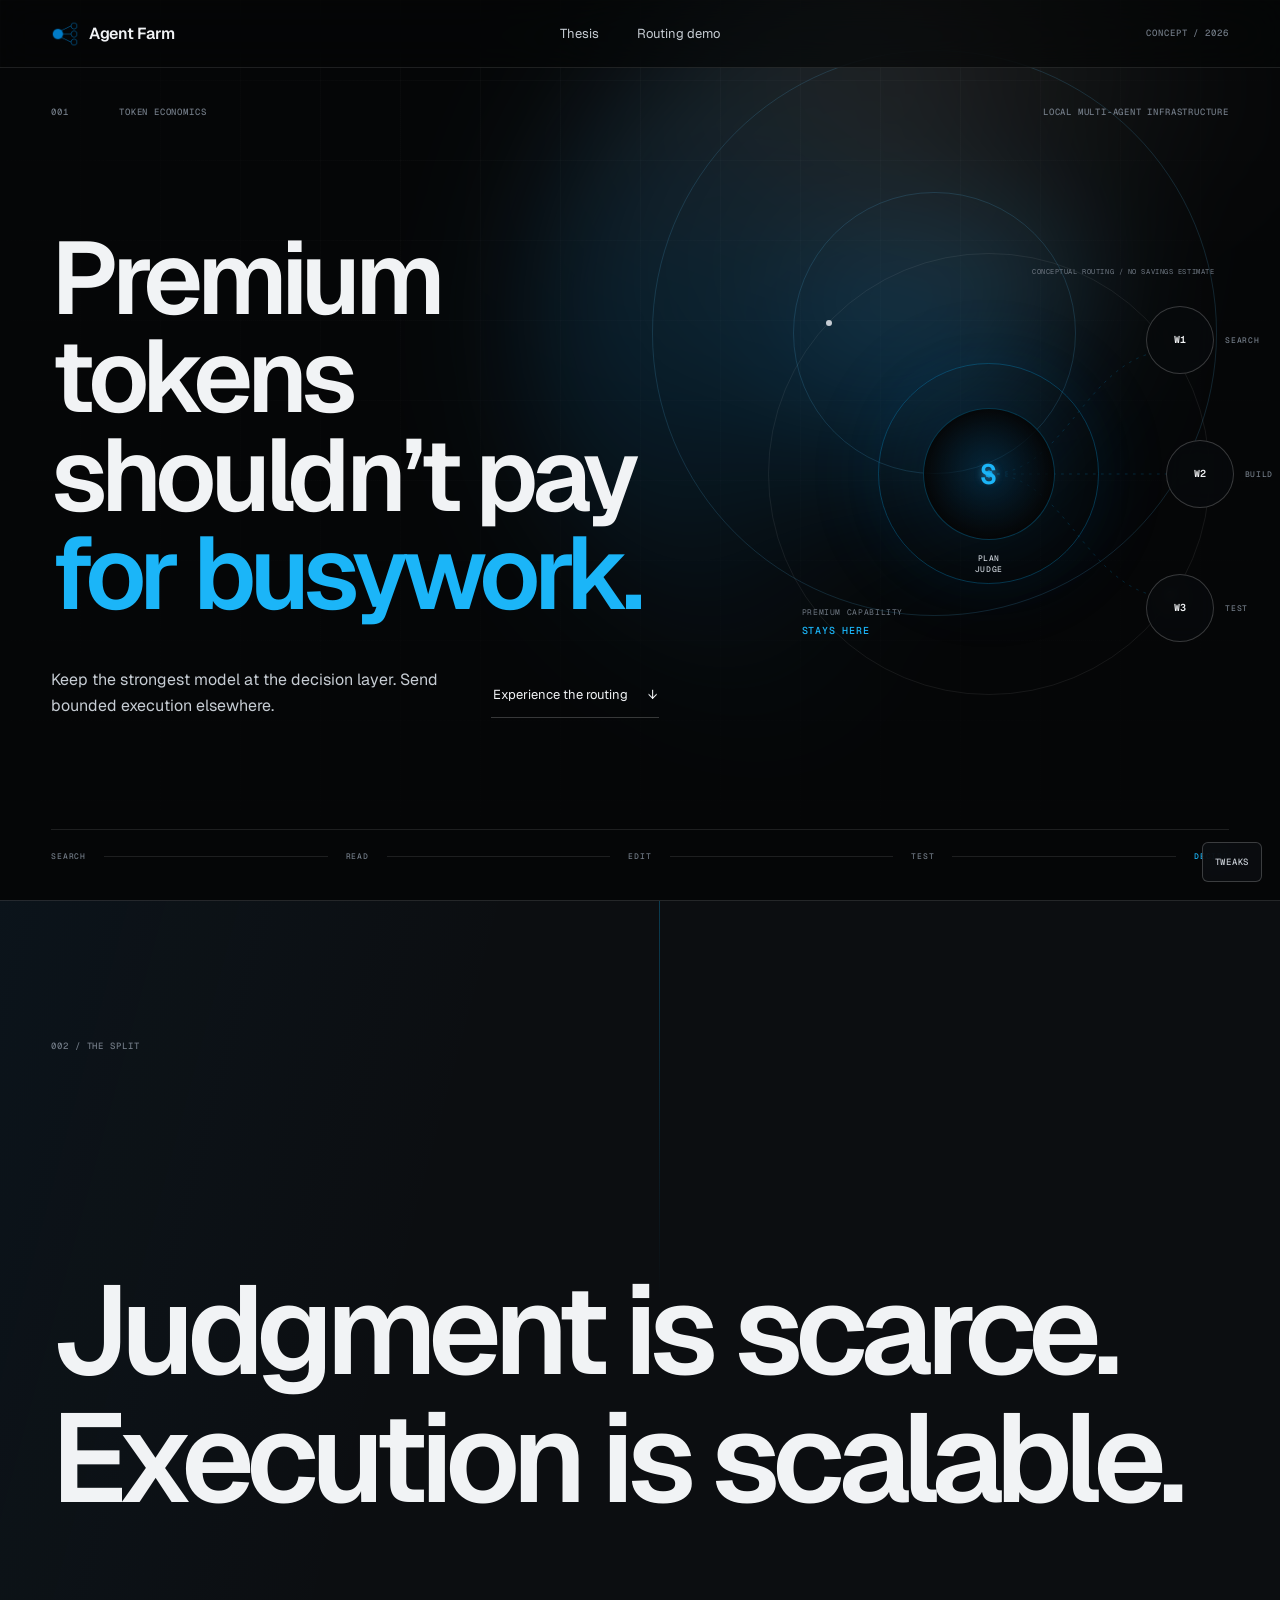
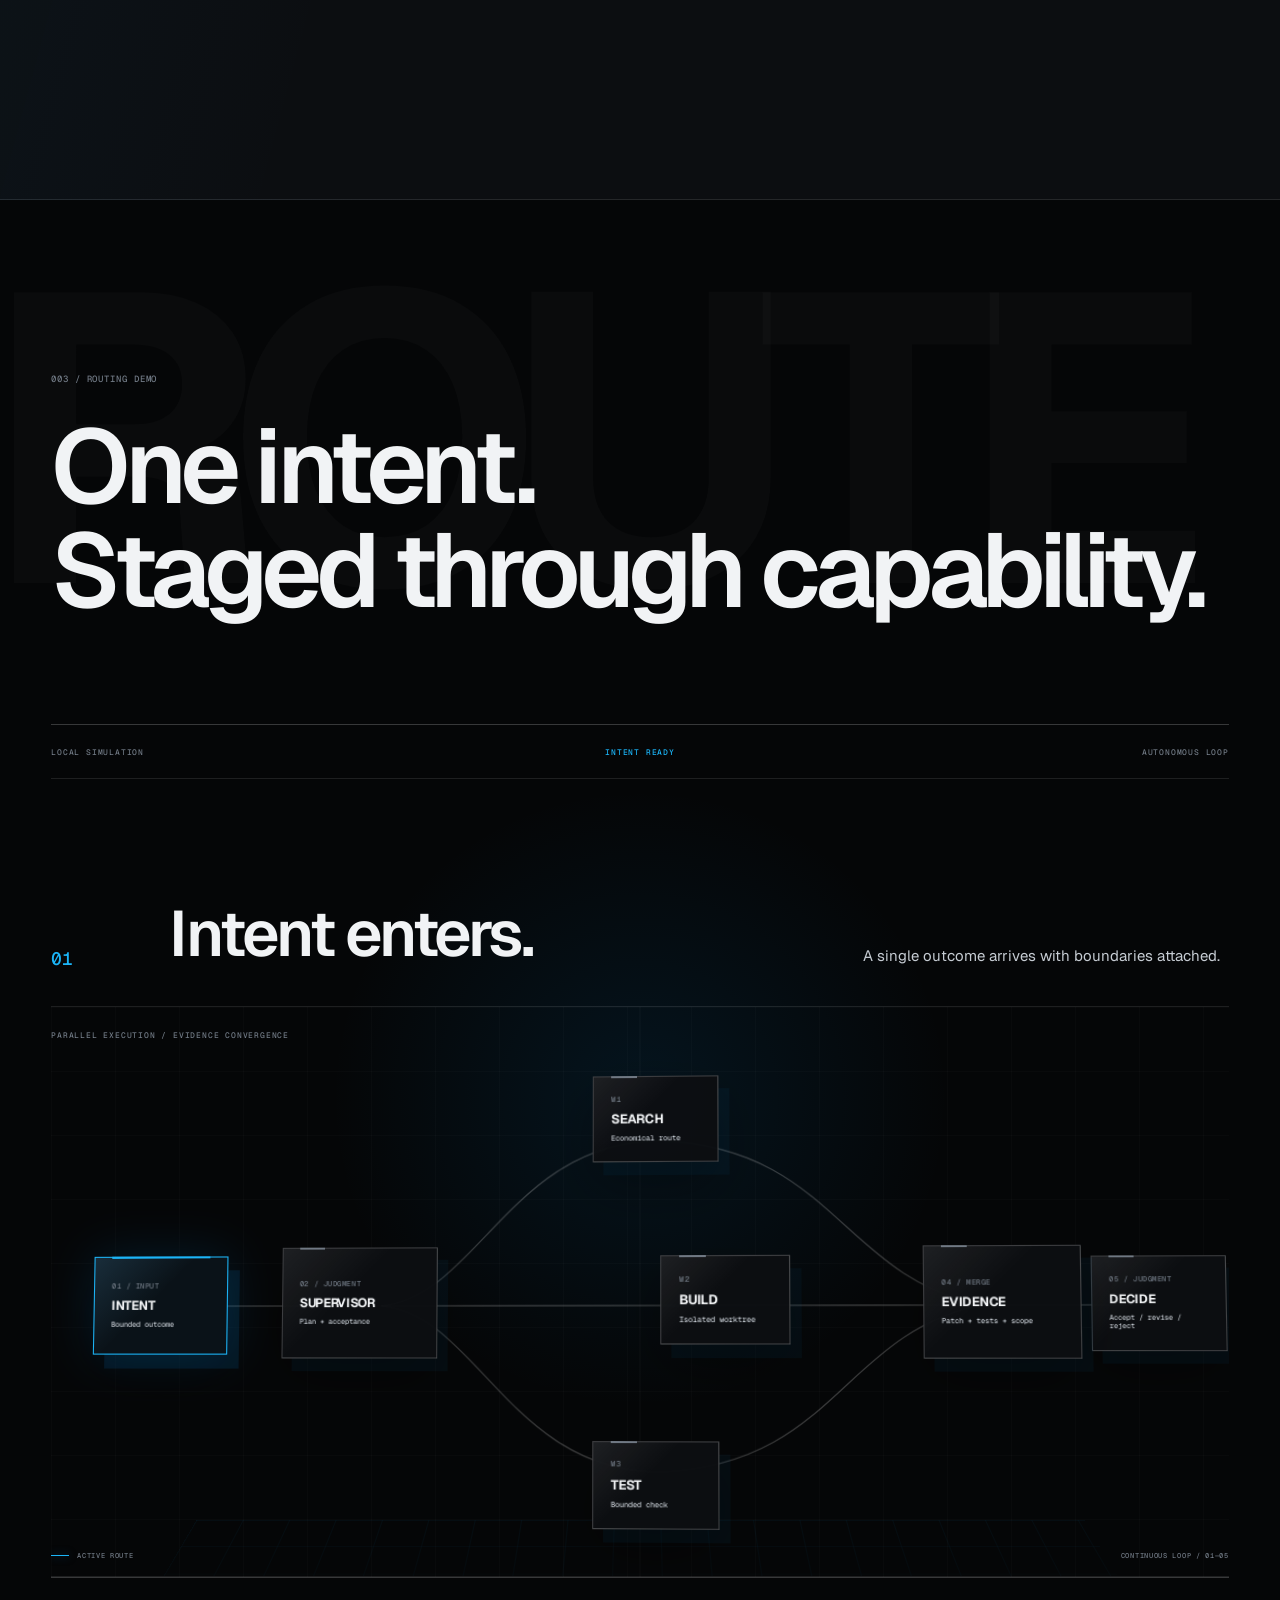
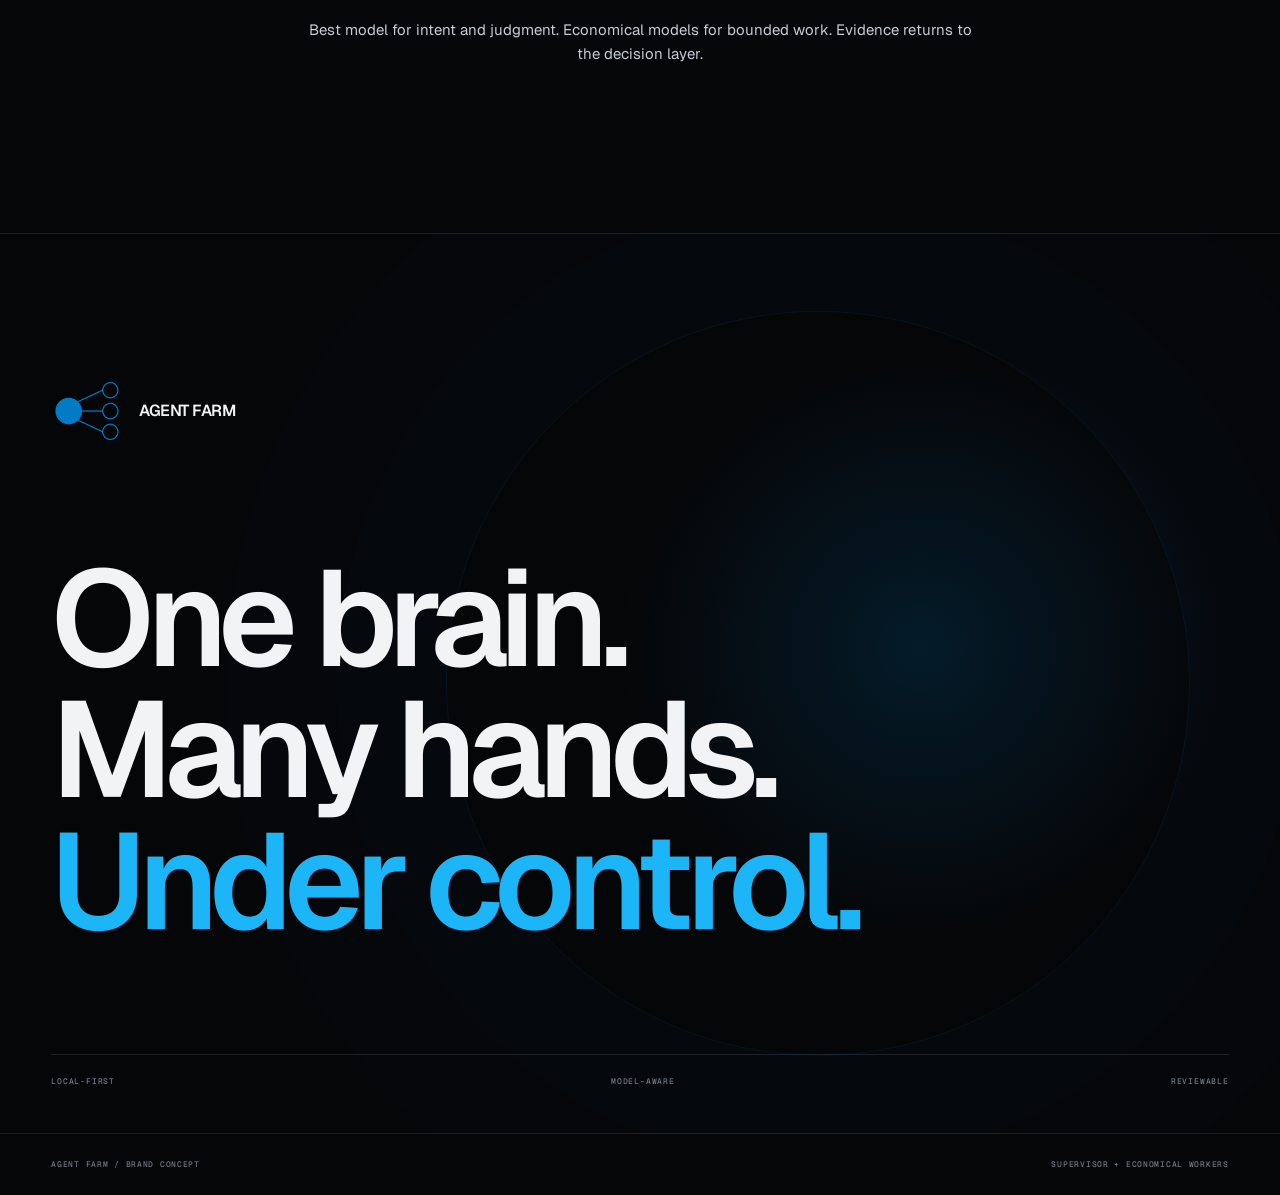
<file: website/archive/v4/index.html>
<!doctype html>
<html lang="en">
  <head>
    <meta charset="UTF-8" />
    <meta name="viewport" content="width=device-width, initial-scale=1.0" />
    <meta
      name="description"
      content="Agent Farm keeps premium model tokens focused on judgment while economical workers handle bounded execution."
    />
    <meta name="theme-color" content="#050607" />
    <title>Agent Farm — Premium tokens are for judgment</title>
    <link rel="icon" type="image/png" href="./assets/agent-farm-brand/agent-farm-512x512.png" />
    <link rel="preconnect" href="https://fonts.googleapis.com" />
    <link rel="preconnect" href="https://fonts.gstatic.com" crossorigin />
    <link
      href="https://fonts.googleapis.com/css2?family=Geist:wght@400;500;600;700&family=Geist+Mono:wght@400;500;600&display=swap"
      rel="stylesheet"
    />
    <link rel="stylesheet" href="./styles.css" />
  </head>
  <body data-energy="signal">
    <a class="skip-link" href="#main">Skip to content</a>

    <header class="site-header">
      <a class="brand" href="#top" aria-label="Agent Farm home">
        <img
          src="./assets/agent-farm-brand/agent-farm-512x512.png"
          alt=""
          width="28"
          height="28"
        />
        <span>Agent Farm</span>
      </a>

      <nav class="site-nav" aria-label="Primary navigation">
        <a href="#thesis">Thesis</a>
        <a href="#demo">Routing demo</a>
      </nav>

      <span class="header-mark">CONCEPT / 2026</span>
    </header>

    <main id="main">
      <section class="hero" id="top" aria-labelledby="hero-title">
        <div class="hero-mesh" aria-hidden="true">
          <i class="mesh-volume"></i>
          <i class="mesh-orbit mesh-orbit-one"></i>
          <i class="mesh-orbit mesh-orbit-two"></i>
        </div>

        <div class="hero-meta reveal" aria-hidden="true">
          <span>001</span>
          <span>TOKEN ECONOMICS</span>
          <span>LOCAL MULTI-AGENT INFRASTRUCTURE</span>
        </div>

        <div class="hero-copy reveal">
          <h1 id="hero-title">
            Premium tokens<br />
            shouldn’t pay<br />
            <em>for busywork.</em>
          </h1>
          <div class="hero-subline">
            <p>Keep the strongest model at the decision layer. Send bounded execution elsewhere.</p>
            <a href="#demo">Experience the routing <span aria-hidden="true">↓</span></a>
          </div>
        </div>

        <div class="token-sculpture reveal" aria-label="Abstract model-routing diagram">
          <svg class="network-lines" viewBox="0 0 720 720" role="presentation" aria-hidden="true">
            <path class="network-path path-one" d="M360 360 C470 360 500 205 606 178" />
            <path class="network-path path-two" d="M360 360 C505 360 510 360 635 360" />
            <path class="network-path path-three" d="M360 360 C470 360 500 515 606 542" />
            <circle class="network-packet packet-one" r="5" />
            <circle class="network-packet packet-two" r="5" />
            <circle class="network-packet packet-three" r="5" />
          </svg>

          <div class="sculpture-ring ring-outer" aria-hidden="true"></div>
          <div class="sculpture-ring ring-inner" aria-hidden="true"></div>

          <div class="supervisor-core">
            <span>S</span>
            <small>PLAN<br />JUDGE</small>
          </div>

          <div class="worker-orbit">
            <div class="worker-node worker-one"><span>W1</span><small>SEARCH</small></div>
            <div class="worker-node worker-two"><span>W2</span><small>BUILD</small></div>
            <div class="worker-node worker-three"><span>W3</span><small>TEST</small></div>
          </div>

          <div class="sculpture-caption">
            <span>PREMIUM CAPABILITY</span>
            <strong>STAYS HERE</strong>
          </div>
          <div class="sculpture-note">CONCEPTUAL ROUTING / NO SAVINGS ESTIMATE</div>
        </div>

        <div class="verb-rail" aria-hidden="true">
          <span>SEARCH</span><i></i><span>READ</span><i></i><span>EDIT</span><i></i><span>TEST</span><i></i><strong>DECIDE</strong>
        </div>
      </section>

      <section class="thesis" id="thesis" aria-labelledby="thesis-title">
        <div class="thesis-index reveal">002 / THE SPLIT</div>
        <h2 id="thesis-title" class="reveal">
          Judgment is scarce.<br />
          Execution is scalable.
        </h2>
        <div class="thesis-axis reveal" aria-hidden="true">
          <span>ONE SUPERVISOR</span>
          <i></i>
          <span>MANY BOUNDED WORKERS</span>
        </div>
      </section>

      <section class="demo-section" id="demo" aria-labelledby="demo-title">
        <div class="demo-intro reveal">
          <span>003 / ROUTING DEMO</span>
          <h2 id="demo-title">One intent.<br />Staged through capability.</h2>
        </div>

        <div class="demo-stage reveal" data-phase="0">
          <div class="demo-statusbar">
            <span>LOCAL SIMULATION</span>
            <strong id="demo-status">INTENT READY</strong>
            <span>AUTONOMOUS LOOP</span>
          </div>

          <div class="phase-display">
            <span id="phase-number">01</span>
            <h3 id="phase-title">Intent enters.</h3>
            <p id="phase-copy">A single outcome arrives with boundaries attached.</p>
          </div>

          <div
            class="branch-scene"
            id="branch-scene"
            aria-label="Three-dimensional branching Agent Farm routing flow"
          >
            <div class="branch-floor" aria-hidden="true"></div>

            <div class="branch-world">
              <svg
                class="branch-network branch-network-desktop"
                viewBox="0 0 1200 620"
                preserveAspectRatio="none"
                aria-hidden="true"
              >
                <path class="branch-path route-intent" d="M105 310 C175 310 235 310 330 310" />
                <path class="branch-path route-worker" d="M330 310 C430 300 465 110 620 110" />
                <path class="branch-path route-worker" d="M330 310 C455 310 545 310 684 310" />
                <path class="branch-path route-worker" d="M330 310 C430 320 465 510 620 510" />
                <path class="branch-path route-merge" d="M620 110 C800 120 805 275 948 310" />
                <path class="branch-path route-merge" d="M684 310 C780 310 850 310 948 310" />
                <path class="branch-path route-merge" d="M620 510 C800 500 805 345 948 310" />
                <path class="branch-path route-decision" d="M948 310 C1015 310 1060 310 1110 310" />

                <path class="branch-packet packet-intent" d="M-7 -5 L5 0 L-7 5 Z">
                  <animateMotion rotate="auto" dur="1.45s" repeatCount="indefinite" path="M105 310 C175 310 235 310 330 310" />
                </path>
                <path class="branch-packet packet-worker packet-worker-a" d="M-7 -5 L5 0 L-7 5 Z">
                  <animateMotion rotate="auto" dur="1.8s" repeatCount="indefinite" path="M330 310 C430 300 465 110 620 110" />
                </path>
                <path class="branch-packet packet-worker packet-worker-b" d="M-7 -5 L5 0 L-7 5 Z">
                  <animateMotion rotate="auto" begin="-.55s" dur="1.8s" repeatCount="indefinite" path="M330 310 C455 310 545 310 684 310" />
                </path>
                <path class="branch-packet packet-worker packet-worker-c" d="M-7 -5 L5 0 L-7 5 Z">
                  <animateMotion rotate="auto" begin="-1.1s" dur="1.8s" repeatCount="indefinite" path="M330 310 C430 320 465 510 620 510" />
                </path>
                <path class="branch-packet packet-merge packet-merge-a" d="M-7 -5 L5 0 L-7 5 Z">
                  <animateMotion rotate="auto" dur="1.7s" repeatCount="indefinite" path="M620 110 C800 120 805 275 948 310" />
                </path>
                <path class="branch-packet packet-merge packet-merge-b" d="M-7 -5 L5 0 L-7 5 Z">
                  <animateMotion rotate="auto" begin="-.5s" dur="1.7s" repeatCount="indefinite" path="M684 310 C780 310 850 310 948 310" />
                </path>
                <path class="branch-packet packet-merge packet-merge-c" d="M-7 -5 L5 0 L-7 5 Z">
                  <animateMotion rotate="auto" begin="-1s" dur="1.7s" repeatCount="indefinite" path="M620 510 C800 500 805 345 948 310" />
                </path>
                <path class="branch-packet packet-decision" d="M-7 -5 L5 0 L-7 5 Z">
                  <animateMotion rotate="auto" dur="1.35s" repeatCount="indefinite" path="M948 310 C1015 310 1060 310 1110 310" />
                </path>
              </svg>

              <svg
                class="branch-network branch-network-mobile"
                viewBox="0 0 360 720"
                preserveAspectRatio="none"
                aria-hidden="true"
              >
                <path class="branch-path route-intent" d="M180 55 C180 105 180 140 180 185" />
                <path class="branch-path route-worker" d="M180 185 C180 255 55 275 55 350" />
                <path class="branch-path route-worker" d="M180 185 C180 250 180 290 180 350" />
                <path class="branch-path route-worker" d="M180 185 C180 255 305 275 305 350" />
                <path class="branch-path route-merge" d="M55 350 C55 440 180 455 180 535" />
                <path class="branch-path route-merge" d="M180 350 C180 420 180 465 180 535" />
                <path class="branch-path route-merge" d="M305 350 C305 440 180 455 180 535" />
                <path class="branch-path route-decision" d="M180 535 C180 585 180 620 180 665" />

                <path class="branch-packet packet-intent" d="M-7 -5 L5 0 L-7 5 Z">
                  <animateMotion rotate="auto" dur="1.45s" repeatCount="indefinite" path="M180 55 C180 105 180 140 180 185" />
                </path>
                <path class="branch-packet packet-worker packet-worker-a" d="M-7 -5 L5 0 L-7 5 Z">
                  <animateMotion rotate="auto" dur="1.8s" repeatCount="indefinite" path="M180 185 C180 255 55 275 55 350" />
                </path>
                <path class="branch-packet packet-worker packet-worker-b" d="M-7 -5 L5 0 L-7 5 Z">
                  <animateMotion rotate="auto" begin="-.55s" dur="1.8s" repeatCount="indefinite" path="M180 185 C180 250 180 290 180 350" />
                </path>
                <path class="branch-packet packet-worker packet-worker-c" d="M-7 -5 L5 0 L-7 5 Z">
                  <animateMotion rotate="auto" begin="-1.1s" dur="1.8s" repeatCount="indefinite" path="M180 185 C180 255 305 275 305 350" />
                </path>
                <path class="branch-packet packet-merge packet-merge-a" d="M-7 -5 L5 0 L-7 5 Z">
                  <animateMotion rotate="auto" dur="1.7s" repeatCount="indefinite" path="M55 350 C55 440 180 455 180 535" />
                </path>
                <path class="branch-packet packet-merge packet-merge-b" d="M-7 -5 L5 0 L-7 5 Z">
                  <animateMotion rotate="auto" begin="-.5s" dur="1.7s" repeatCount="indefinite" path="M180 350 C180 420 180 465 180 535" />
                </path>
                <path class="branch-packet packet-merge packet-merge-c" d="M-7 -5 L5 0 L-7 5 Z">
                  <animateMotion rotate="auto" begin="-1s" dur="1.7s" repeatCount="indefinite" path="M305 350 C305 440 180 455 180 535" />
                </path>
                <path class="branch-packet packet-decision" d="M-7 -5 L5 0 L-7 5 Z">
                  <animateMotion rotate="auto" dur="1.35s" repeatCount="indefinite" path="M180 535 C180 585 180 620 180 665" />
                </path>
              </svg>

              <div class="branch-node node-intent" data-node="0">
                <span>01 / INPUT</span>
                <strong>INTENT</strong>
                <small>Bounded outcome</small>
              </div>
              <div class="branch-node node-supervisor" data-node="1">
                <span>02 / JUDGMENT</span>
                <strong>SUPERVISOR</strong>
                <small>Plan + acceptance</small>
              </div>
              <div class="branch-node branch-worker worker-search" data-node="2">
                <span>W1</span>
                <strong>SEARCH</strong>
                <small>Economical route</small>
              </div>
              <div class="branch-node branch-worker worker-build" data-node="2">
                <span>W2</span>
                <strong>BUILD</strong>
                <small>Isolated worktree</small>
              </div>
              <div class="branch-node branch-worker worker-test" data-node="2">
                <span>W3</span>
                <strong>TEST</strong>
                <small>Bounded check</small>
              </div>
              <div class="branch-node node-evidence" data-node="3">
                <span>04 / MERGE</span>
                <strong>EVIDENCE</strong>
                <small>Patch + tests + scope</small>
              </div>
              <div class="branch-node node-decision" data-node="4">
                <span>05 / JUDGMENT</span>
                <strong>DECIDE</strong>
                <small>Accept / revise / reject</small>
              </div>
            </div>

            <div class="branch-legend" aria-hidden="true">
              <span><i></i>ACTIVE ROUTE</span>
              <span>CONTINUOUS LOOP / 01—05</span>
            </div>
          </div>
        </div>

        <p class="demo-footnote reveal">
          Best model for intent and judgment. Economical models for bounded work. Evidence returns to
          the decision layer.
        </p>
      </section>

      <section class="closing" aria-labelledby="closing-title">
        <div class="closing-mark reveal">
          <img
            src="./assets/agent-farm-brand/agent-farm-512x512.png"
            alt=""
            width="72"
            height="72"
          />
          <span>AGENT FARM</span>
        </div>
        <h2 id="closing-title" class="reveal">
          One brain.<br />
          Many hands.<br />
          <em>Under control.</em>
        </h2>
        <div class="closing-meta reveal">
          <span>LOCAL-FIRST</span>
          <span>MODEL-AWARE</span>
          <span>REVIEWABLE</span>
        </div>
      </section>
    </main>

    <footer class="site-footer">
      <span>AGENT FARM / BRAND CONCEPT</span>
      <span>SUPERVISOR + ECONOMICAL WORKERS</span>
    </footer>

    <button
      class="tweaks-trigger"
      type="button"
      aria-expanded="false"
      aria-controls="tweaks-panel"
    >
      TWEAKS
    </button>
    <aside class="tweaks-panel" id="tweaks-panel" aria-hidden="true">
      <div class="tweaks-heading">
        <strong>Tweaks</strong>
        <button class="tweaks-close" type="button" aria-label="Close Tweaks">×</button>
      </div>
      <label for="energy-mode">Experience energy</label>
      <select id="energy-mode">
        <option value="quiet">Quiet</option>
        <option value="signal" selected>Signal</option>
        <option value="cinematic">Cinematic</option>
      </select>
      <label for="demo-speed">Routing pace</label>
      <select id="demo-speed">
        <option value="2100">Slow</option>
        <option value="1500" selected>Normal</option>
        <option value="900">Fast</option>
      </select>
    </aside>

    <script src="./app.js"></script>
  </body>
</html>
</file>
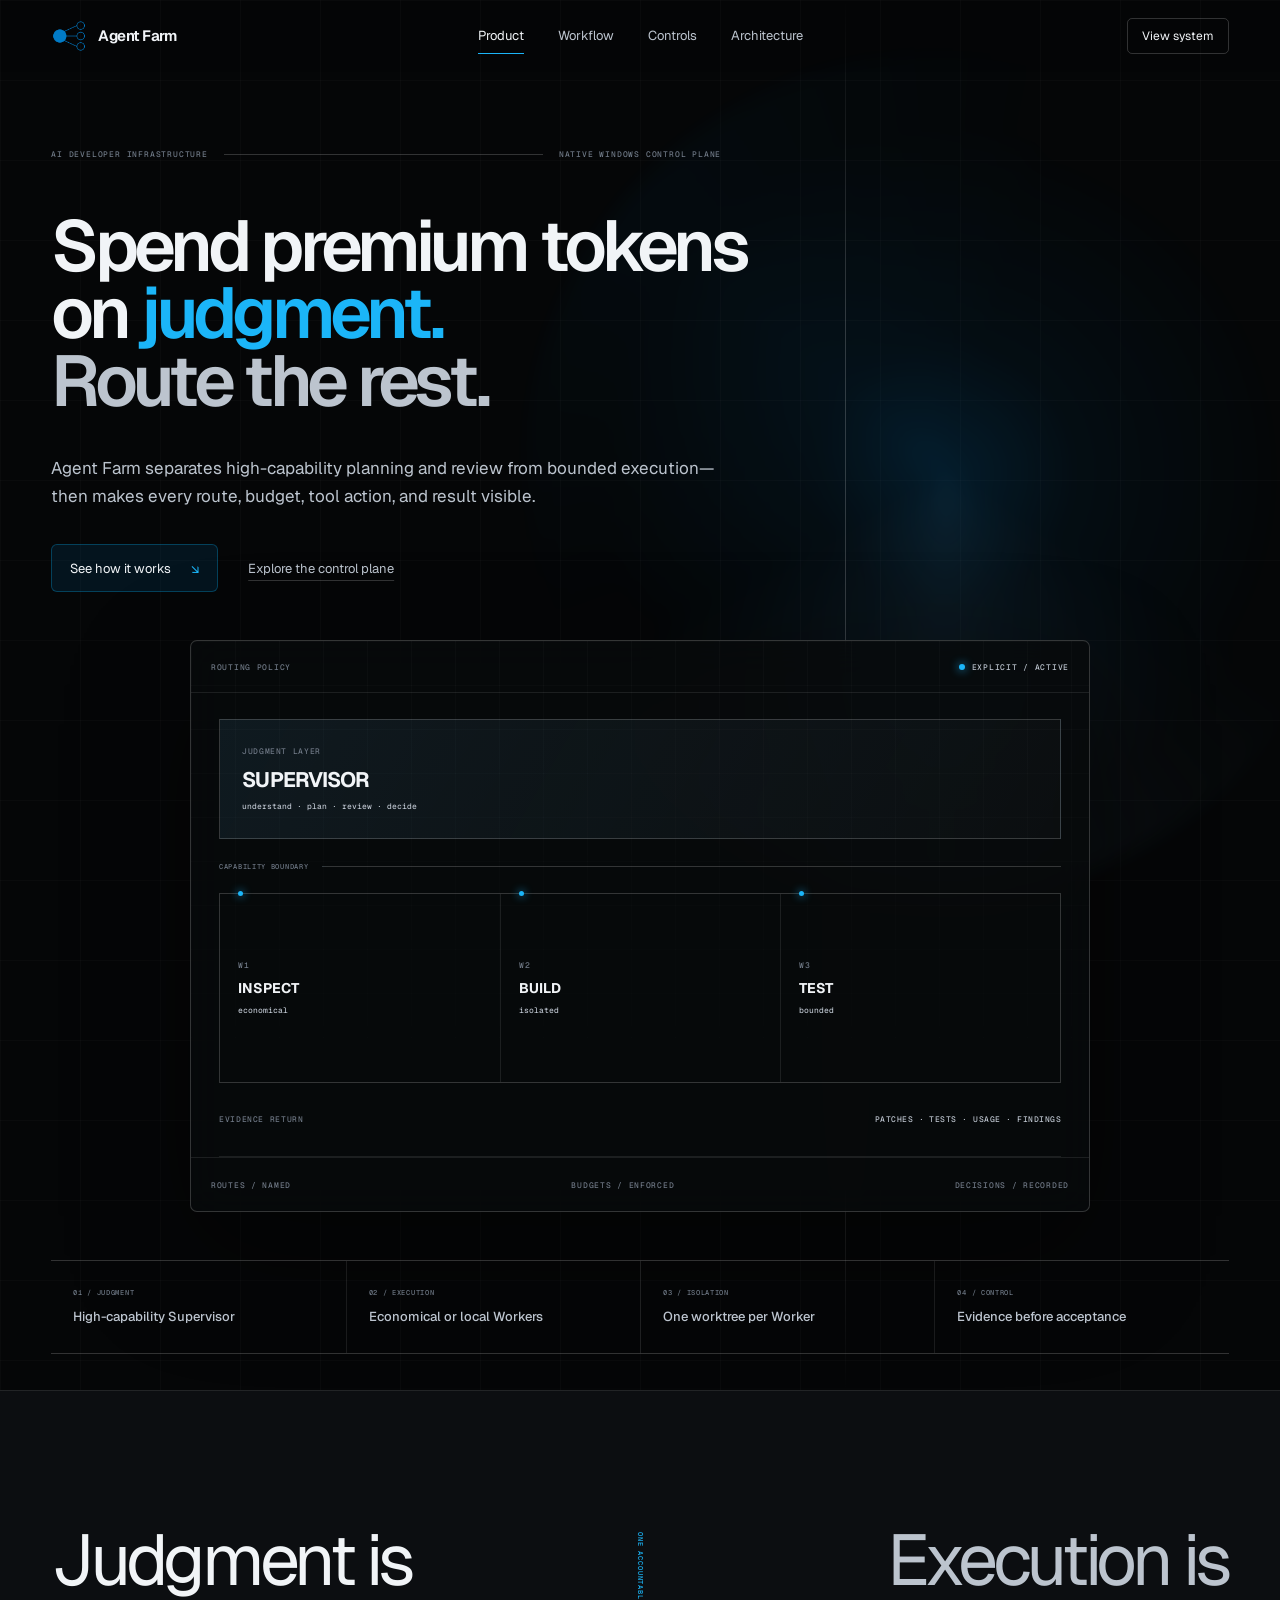
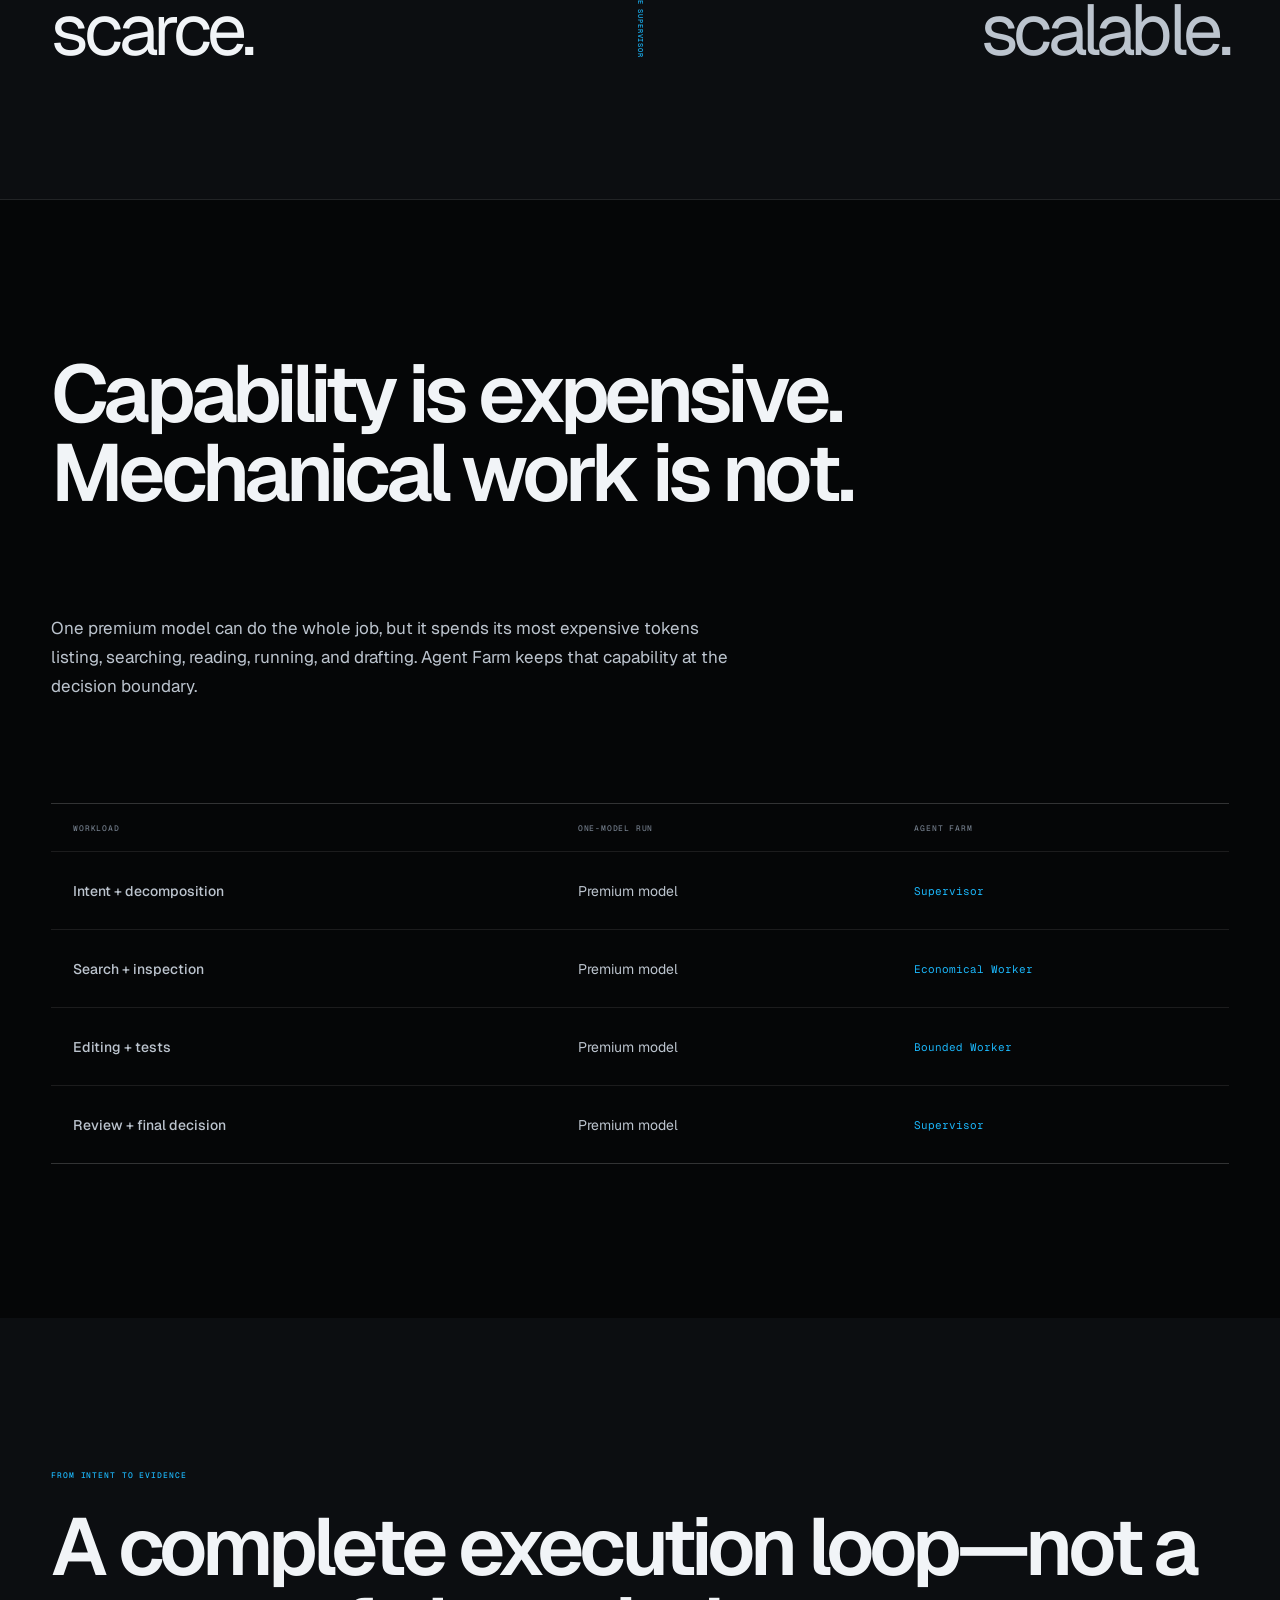
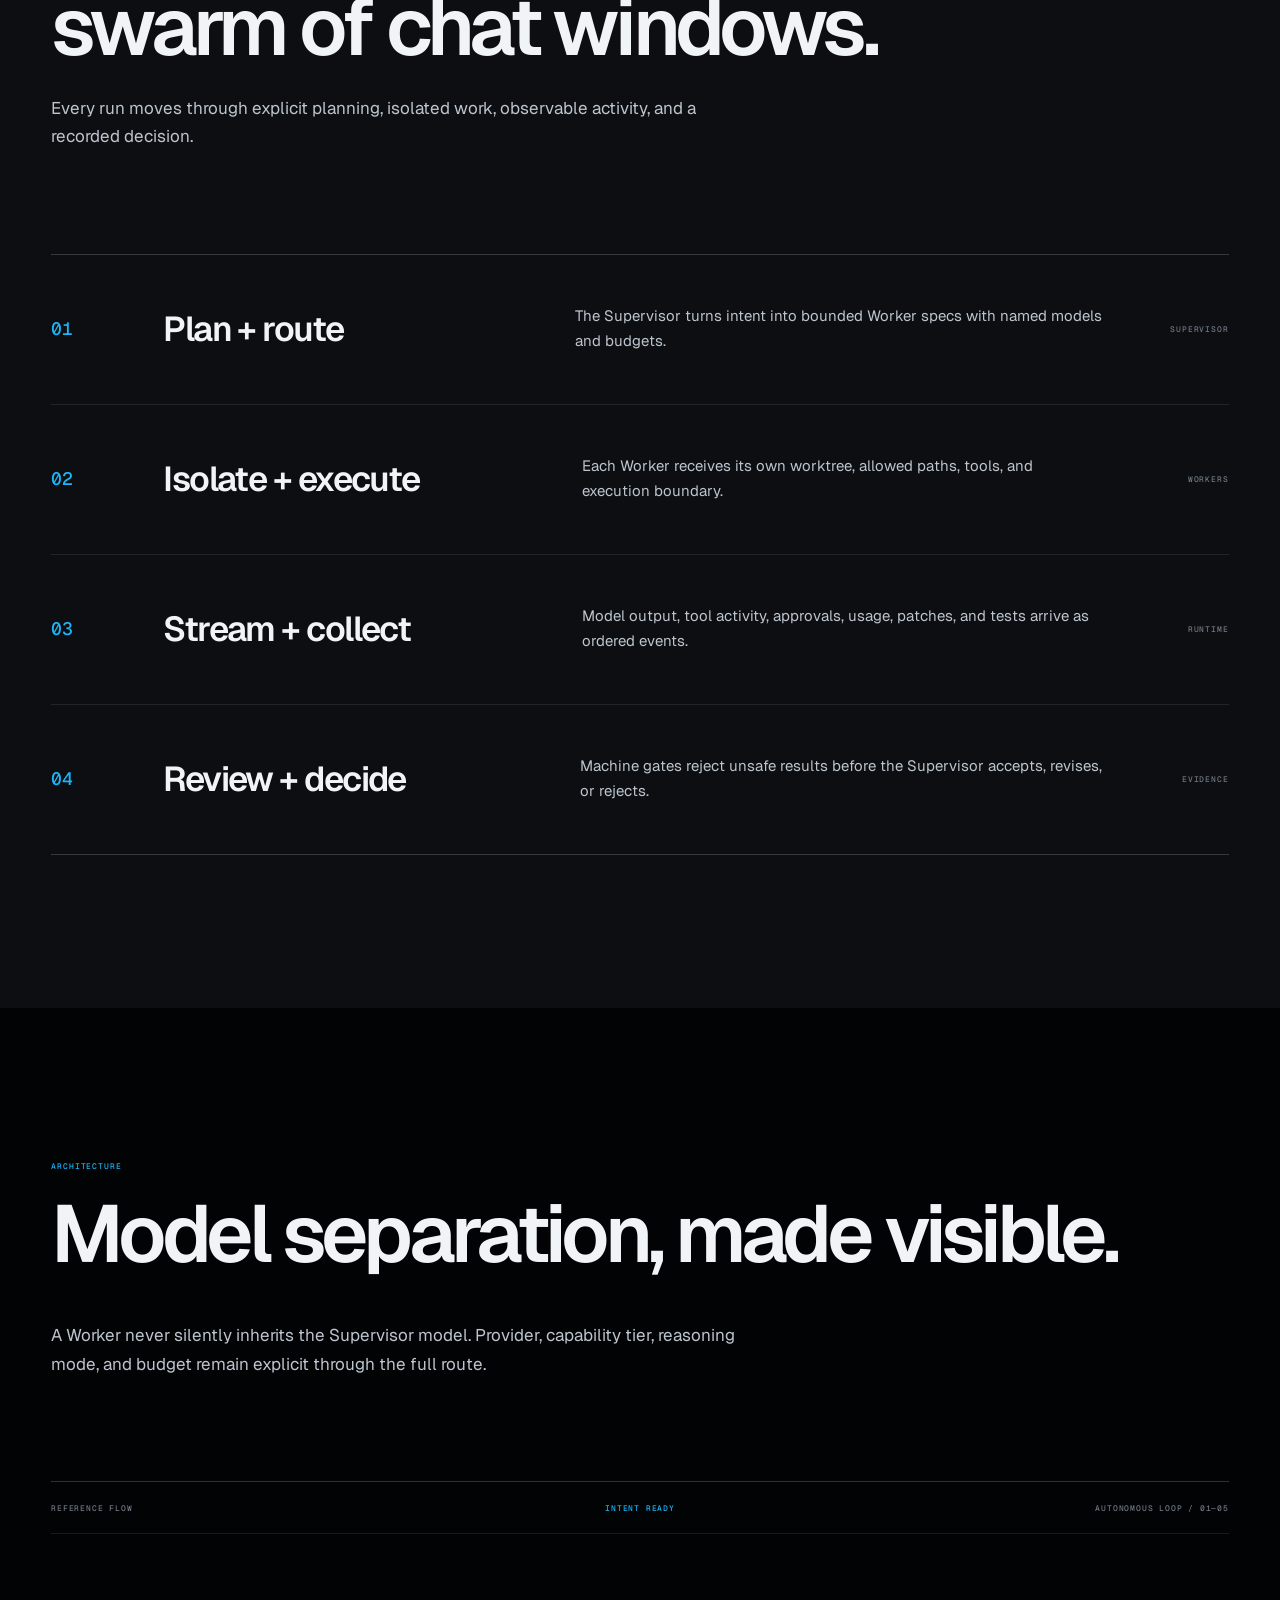
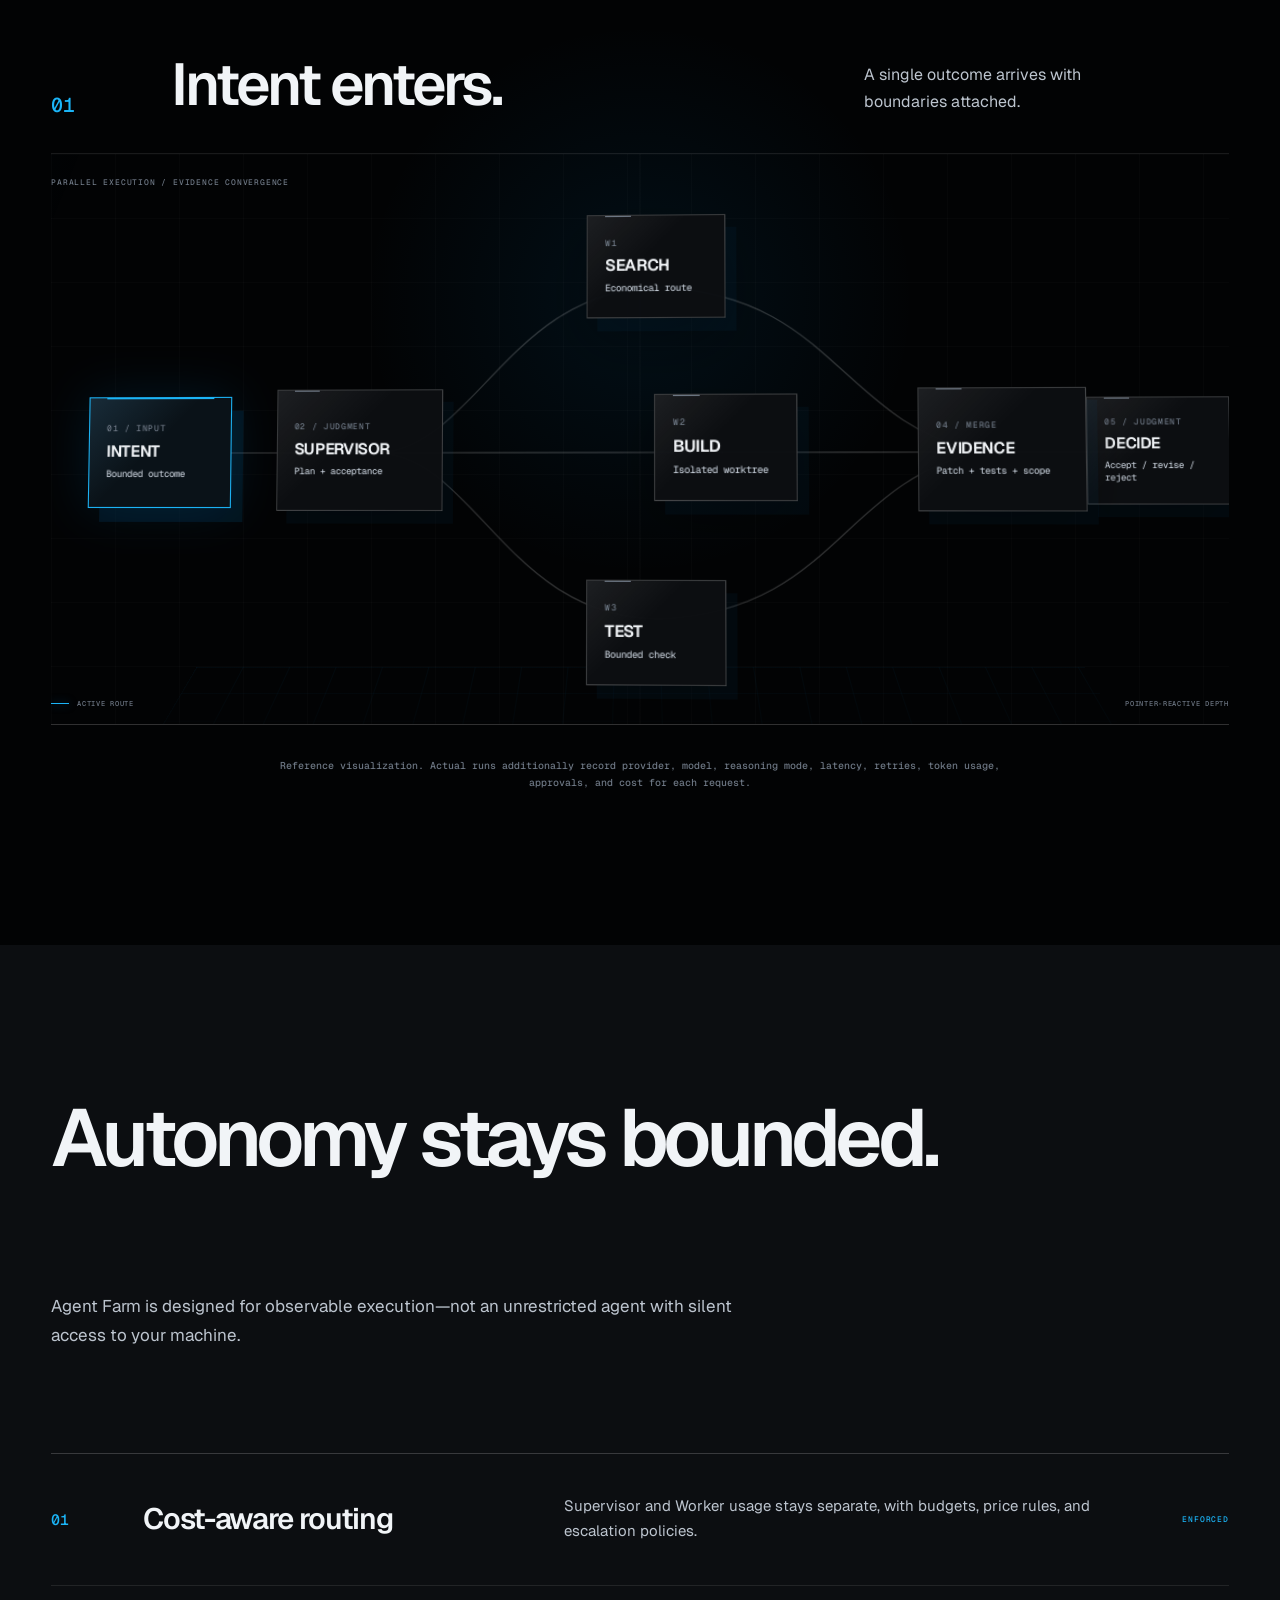
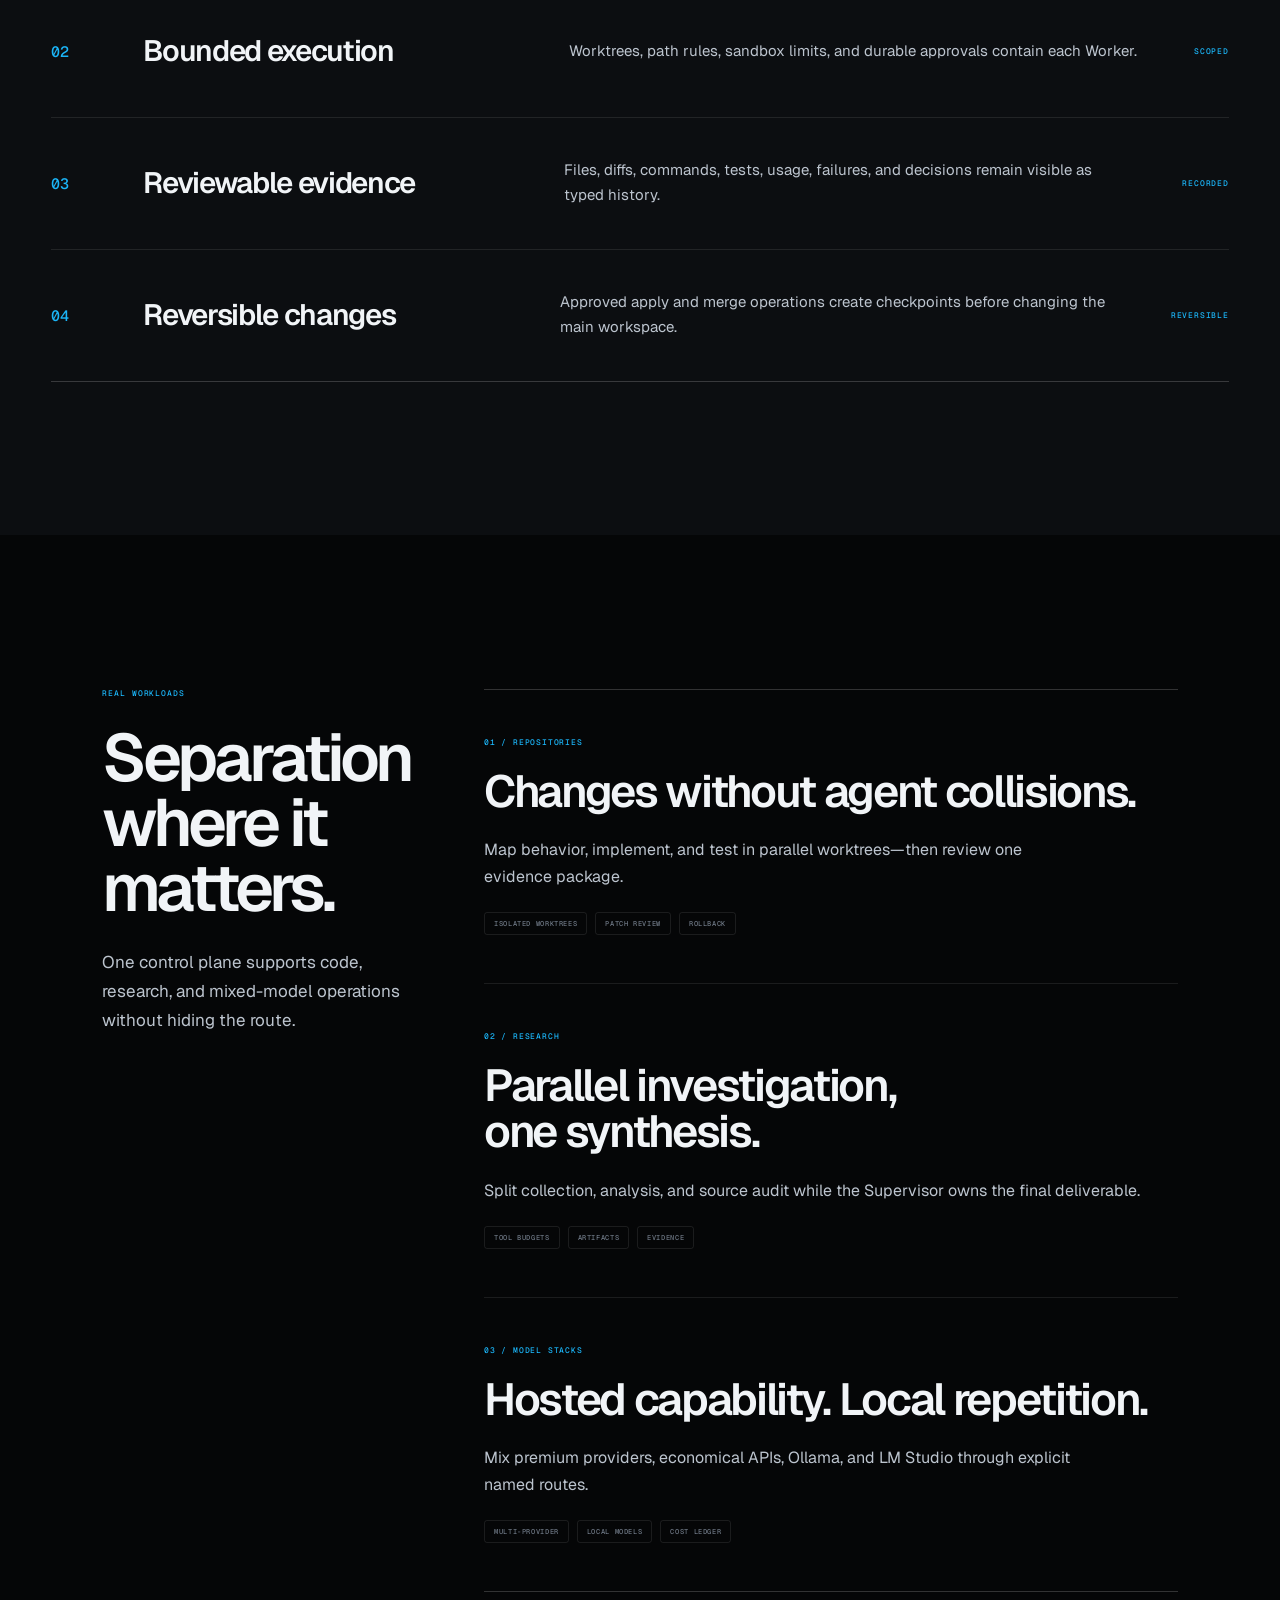
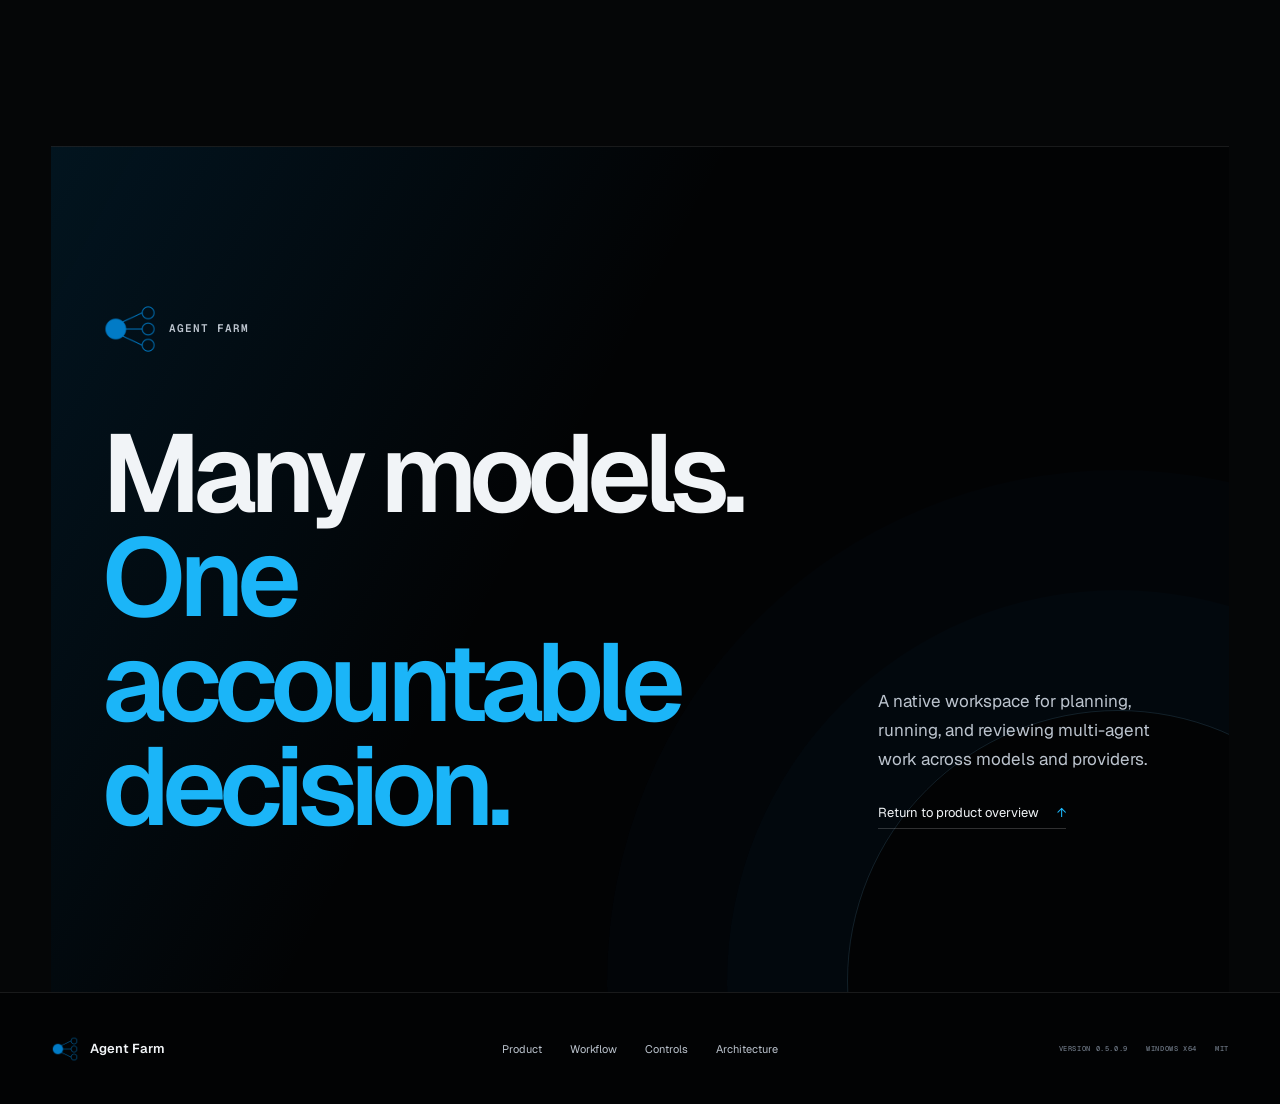
<file: website/archive/v6/index.html>
<!doctype html>
<html lang="en">
  <head>
    <meta charset="UTF-8" />
    <meta name="viewport" content="width=device-width, initial-scale=1.0" />
    <meta
      name="description"
      content="Agent Farm is a native Windows control plane that keeps premium models focused on judgment while economical and local Workers handle bounded execution."
    />
    <meta name="theme-color" content="#050607" />
    <meta property="og:title" content="Agent Farm — Multi-model execution under control" />
    <meta
      property="og:description"
      content="Use your best model for judgment. Route bounded work to economical and local models."
    />
    <meta property="og:type" content="website" />
    <title>Agent Farm — Multi-model execution under control</title>
    <link rel="icon" type="image/png" href="./assets/agent-farm-brand/agent-farm-512x512.png" />
    <link rel="preconnect" href="https://fonts.googleapis.com" />
    <link rel="preconnect" href="https://fonts.gstatic.com" crossorigin />
    <link
      href="https://fonts.googleapis.com/css2?family=Geist:wght@400;500;600;650;700&family=Geist+Mono:wght@400;500;600&display=swap"
      rel="stylesheet"
    />
    <link rel="stylesheet" href="./styles.css" />
  </head>
  <body>
    <a class="skip-link" href="#main-content">Skip to content</a>

    <header class="site-header">
      <a class="brand" href="#product" aria-label="Agent Farm home">
        <img
          src="./assets/agent-farm-brand/agent-farm-512x512.png"
          alt=""
          width="36"
          height="36"
        />
        <span>Agent Farm</span>
      </a>

      <nav class="site-nav" id="primary-nav" aria-label="Primary navigation">
        <a href="#product">Product</a>
        <a href="#workflow">Workflow</a>
        <a href="#controls">Controls</a>
        <a href="#architecture">Architecture</a>
      </nav>

      <div class="header-side">
        <span>WINDOWS / LOCAL-FIRST</span>
        <a class="header-link" href="#architecture">View system</a>
      </div>

      <button
        class="menu-toggle"
        type="button"
        aria-expanded="false"
        aria-controls="primary-nav"
        aria-label="Open navigation"
      >
        <span></span>
        <span></span>
      </button>
    </header>

    <main id="main-content">
      <section class="hero" id="product" aria-labelledby="hero-title">
        <div class="hero-mesh" aria-hidden="true"></div>

        <div class="hero-copy reveal">
          <div class="hero-kicker">
            <span>AI DEVELOPER INFRASTRUCTURE</span>
            <i></i>
            <span>NATIVE WINDOWS CONTROL PLANE</span>
          </div>

          <h1 id="hero-title">
            Spend premium tokens<br />
            on <em>judgment.</em><br />
            <span>Route the rest.</span>
          </h1>

          <p>
            Agent Farm separates high-capability planning and review from bounded execution—then
            makes every route, budget, tool action, and result visible.
          </p>

          <div class="hero-actions">
            <a class="primary-action" href="#workflow">See how it works <span>↘</span></a>
            <a class="text-action" href="#controls">Explore the control plane</a>
          </div>
        </div>

        <aside class="hero-system reveal" aria-label="Agent Farm model separation overview">
          <div class="system-bar">
            <span>ROUTING POLICY</span>
            <strong><i></i> EXPLICIT / ACTIVE</strong>
          </div>

          <div class="system-body">
            <div class="system-role supervisor-role">
              <span>JUDGMENT LAYER</span>
              <strong>SUPERVISOR</strong>
              <small>understand · plan · review · decide</small>
            </div>

            <div class="capability-boundary" aria-hidden="true">
              <span>CAPABILITY BOUNDARY</span>
              <i></i>
            </div>

            <div class="worker-routes">
              <div class="worker-route">
                <span>W1</span>
                <strong>INSPECT</strong>
                <small>economical</small>
                <i></i>
              </div>
              <div class="worker-route">
                <span>W2</span>
                <strong>BUILD</strong>
                <small>isolated</small>
                <i></i>
              </div>
              <div class="worker-route">
                <span>W3</span>
                <strong>TEST</strong>
                <small>bounded</small>
                <i></i>
              </div>
            </div>

            <div class="evidence-return">
              <span>EVIDENCE RETURN</span>
              <strong>PATCHES · TESTS · USAGE · FINDINGS</strong>
            </div>
          </div>

          <div class="system-footer">
            <span>ROUTES / NAMED</span>
            <span>BUDGETS / ENFORCED</span>
            <span>DECISIONS / RECORDED</span>
          </div>
        </aside>

        <div class="hero-ledger reveal" aria-label="Core Agent Farm properties">
          <div>
            <span>01 / JUDGMENT</span>
            <strong>High-capability Supervisor</strong>
          </div>
          <div>
            <span>02 / EXECUTION</span>
            <strong>Economical or local Workers</strong>
          </div>
          <div>
            <span>03 / ISOLATION</span>
            <strong>One worktree per Worker</strong>
          </div>
          <div>
            <span>04 / CONTROL</span>
            <strong>Evidence before acceptance</strong>
          </div>
        </div>
      </section>

      <section class="statement-strip" aria-label="Agent Farm operating principle">
        <p class="reveal">Judgment is scarce.</p>
        <span>ONE ACCOUNTABLE SUPERVISOR</span>
        <p class="reveal">Execution is scalable.</p>
      </section>

      <section class="problem-section" aria-labelledby="problem-title">
        <div class="problem-lead reveal">
          <h2 id="problem-title">Capability is expensive. Mechanical work is not.</h2>
          <p>
            One premium model can do the whole job, but it spends its most expensive tokens listing,
            searching, reading, running, and drafting. Agent Farm keeps that capability at the
            decision boundary.
          </p>
        </div>

        <div class="comparison-ledger reveal" role="table" aria-label="Routing model comparison">
          <div class="comparison-head" role="row">
            <span role="columnheader">WORKLOAD</span>
            <span role="columnheader">ONE-MODEL RUN</span>
            <span role="columnheader">AGENT FARM</span>
          </div>
          <div role="row">
            <strong role="cell">Intent + decomposition</strong>
            <span role="cell">Premium model</span>
            <span role="cell" class="signal">Supervisor</span>
          </div>
          <div role="row">
            <strong role="cell">Search + inspection</strong>
            <span role="cell">Premium model</span>
            <span role="cell" class="signal">Economical Worker</span>
          </div>
          <div role="row">
            <strong role="cell">Editing + tests</strong>
            <span role="cell">Premium model</span>
            <span role="cell" class="signal">Bounded Worker</span>
          </div>
          <div role="row">
            <strong role="cell">Review + final decision</strong>
            <span role="cell">Premium model</span>
            <span role="cell" class="signal">Supervisor</span>
          </div>
        </div>
      </section>

      <section class="workflow-section" id="workflow" aria-labelledby="workflow-title">
        <div class="workflow-intro reveal">
          <span>FROM INTENT TO EVIDENCE</span>
          <h2 id="workflow-title">A complete execution loop—not a swarm of chat windows.</h2>
          <p>
            Every run moves through explicit planning, isolated work, observable activity, and a
            recorded decision.
          </p>
        </div>

        <ol class="workflow-list">
          <li class="reveal">
            <span>01</span>
            <div>
              <h3>Plan + route</h3>
              <p>The Supervisor turns intent into bounded Worker specs with named models and budgets.</p>
            </div>
            <strong>SUPERVISOR</strong>
          </li>
          <li class="reveal">
            <span>02</span>
            <div>
              <h3>Isolate + execute</h3>
              <p>Each Worker receives its own worktree, allowed paths, tools, and execution boundary.</p>
            </div>
            <strong>WORKERS</strong>
          </li>
          <li class="reveal">
            <span>03</span>
            <div>
              <h3>Stream + collect</h3>
              <p>Model output, tool activity, approvals, usage, patches, and tests arrive as ordered events.</p>
            </div>
            <strong>RUNTIME</strong>
          </li>
          <li class="reveal">
            <span>04</span>
            <div>
              <h3>Review + decide</h3>
              <p>Machine gates reject unsafe results before the Supervisor accepts, revises, or rejects.</p>
            </div>
            <strong>EVIDENCE</strong>
          </li>
        </ol>
      </section>

      <section class="architecture-section" id="architecture" aria-labelledby="architecture-title">
        <div class="architecture-heading reveal">
          <div>
            <span>ARCHITECTURE</span>
            <h2 id="architecture-title">Model separation, made visible.</h2>
          </div>
          <p>
            A Worker never silently inherits the Supervisor model. Provider, capability tier,
            reasoning mode, and budget remain explicit through the full route.
          </p>
        </div>

        <div class="architecture-stage reveal" data-phase="0">
          <div class="architecture-statusbar">
            <span>REFERENCE FLOW</span>
            <strong id="architecture-status">INTENT READY</strong>
            <span>AUTONOMOUS LOOP / 01—05</span>
          </div>

          <div class="phase-display">
            <span id="phase-number">01</span>
            <h3 id="phase-title">Intent enters.</h3>
            <p id="phase-copy">A single outcome arrives with boundaries attached.</p>
          </div>

          <div
            class="branch-scene"
            id="branch-scene"
            aria-label="Three-dimensional branching Agent Farm routing architecture"
          >
            <div class="branch-floor" aria-hidden="true"></div>

            <div class="branch-world">
              <svg
                class="branch-network branch-network-desktop"
                viewBox="0 0 1200 620"
                preserveAspectRatio="none"
                aria-hidden="true"
              >
                <path class="branch-path route-intent" d="M105 310 C175 310 235 310 330 310" />
                <path class="branch-path route-worker" d="M330 310 C430 300 465 110 620 110" />
                <path class="branch-path route-worker" d="M330 310 C455 310 545 310 684 310" />
                <path class="branch-path route-worker" d="M330 310 C430 320 465 510 620 510" />
                <path class="branch-path route-merge" d="M620 110 C800 120 805 275 948 310" />
                <path class="branch-path route-merge" d="M684 310 C780 310 850 310 948 310" />
                <path class="branch-path route-merge" d="M620 510 C800 500 805 345 948 310" />
                <path class="branch-path route-decision" d="M948 310 C1015 310 1060 310 1110 310" />

                <path class="branch-packet packet-intent" d="M-7 -5 L5 0 L-7 5 Z">
                  <animateMotion rotate="auto" dur="1.45s" repeatCount="indefinite" path="M105 310 C175 310 235 310 330 310" />
                </path>
                <path class="branch-packet packet-worker packet-worker-a" d="M-7 -5 L5 0 L-7 5 Z">
                  <animateMotion rotate="auto" dur="1.8s" repeatCount="indefinite" path="M330 310 C430 300 465 110 620 110" />
                </path>
                <path class="branch-packet packet-worker packet-worker-b" d="M-7 -5 L5 0 L-7 5 Z">
                  <animateMotion rotate="auto" begin="-.55s" dur="1.8s" repeatCount="indefinite" path="M330 310 C455 310 545 310 684 310" />
                </path>
                <path class="branch-packet packet-worker packet-worker-c" d="M-7 -5 L5 0 L-7 5 Z">
                  <animateMotion rotate="auto" begin="-1.1s" dur="1.8s" repeatCount="indefinite" path="M330 310 C430 320 465 510 620 510" />
                </path>
                <path class="branch-packet packet-merge packet-merge-a" d="M-7 -5 L5 0 L-7 5 Z">
                  <animateMotion rotate="auto" dur="1.7s" repeatCount="indefinite" path="M620 110 C800 120 805 275 948 310" />
                </path>
                <path class="branch-packet packet-merge packet-merge-b" d="M-7 -5 L5 0 L-7 5 Z">
                  <animateMotion rotate="auto" begin="-.5s" dur="1.7s" repeatCount="indefinite" path="M684 310 C780 310 850 310 948 310" />
                </path>
                <path class="branch-packet packet-merge packet-merge-c" d="M-7 -5 L5 0 L-7 5 Z">
                  <animateMotion rotate="auto" begin="-1s" dur="1.7s" repeatCount="indefinite" path="M620 510 C800 500 805 345 948 310" />
                </path>
                <path class="branch-packet packet-decision" d="M-7 -5 L5 0 L-7 5 Z">
                  <animateMotion rotate="auto" dur="1.35s" repeatCount="indefinite" path="M948 310 C1015 310 1060 310 1110 310" />
                </path>
              </svg>

              <svg
                class="branch-network branch-network-mobile"
                viewBox="0 0 360 720"
                preserveAspectRatio="none"
                aria-hidden="true"
              >
                <path class="branch-path route-intent" d="M180 55 C180 105 180 140 180 185" />
                <path class="branch-path route-worker" d="M180 185 C180 255 55 275 55 350" />
                <path class="branch-path route-worker" d="M180 185 C180 250 180 290 180 350" />
                <path class="branch-path route-worker" d="M180 185 C180 255 305 275 305 350" />
                <path class="branch-path route-merge" d="M55 350 C55 440 180 455 180 535" />
                <path class="branch-path route-merge" d="M180 350 C180 420 180 465 180 535" />
                <path class="branch-path route-merge" d="M305 350 C305 440 180 455 180 535" />
                <path class="branch-path route-decision" d="M180 535 C180 585 180 620 180 665" />

                <path class="branch-packet packet-intent" d="M-7 -5 L5 0 L-7 5 Z">
                  <animateMotion rotate="auto" dur="1.45s" repeatCount="indefinite" path="M180 55 C180 105 180 140 180 185" />
                </path>
                <path class="branch-packet packet-worker packet-worker-a" d="M-7 -5 L5 0 L-7 5 Z">
                  <animateMotion rotate="auto" dur="1.8s" repeatCount="indefinite" path="M180 185 C180 255 55 275 55 350" />
                </path>
                <path class="branch-packet packet-worker packet-worker-b" d="M-7 -5 L5 0 L-7 5 Z">
                  <animateMotion rotate="auto" begin="-.55s" dur="1.8s" repeatCount="indefinite" path="M180 185 C180 250 180 290 180 350" />
                </path>
                <path class="branch-packet packet-worker packet-worker-c" d="M-7 -5 L5 0 L-7 5 Z">
                  <animateMotion rotate="auto" begin="-1.1s" dur="1.8s" repeatCount="indefinite" path="M180 185 C180 255 305 275 305 350" />
                </path>
                <path class="branch-packet packet-merge packet-merge-a" d="M-7 -5 L5 0 L-7 5 Z">
                  <animateMotion rotate="auto" dur="1.7s" repeatCount="indefinite" path="M55 350 C55 440 180 455 180 535" />
                </path>
                <path class="branch-packet packet-merge packet-merge-b" d="M-7 -5 L5 0 L-7 5 Z">
                  <animateMotion rotate="auto" begin="-.5s" dur="1.7s" repeatCount="indefinite" path="M180 350 C180 420 180 465 180 535" />
                </path>
                <path class="branch-packet packet-merge packet-merge-c" d="M-7 -5 L5 0 L-7 5 Z">
                  <animateMotion rotate="auto" begin="-1s" dur="1.7s" repeatCount="indefinite" path="M305 350 C305 440 180 455 180 535" />
                </path>
                <path class="branch-packet packet-decision" d="M-7 -5 L5 0 L-7 5 Z">
                  <animateMotion rotate="auto" dur="1.35s" repeatCount="indefinite" path="M180 535 C180 585 180 620 180 665" />
                </path>
              </svg>

              <div class="branch-node node-intent" data-node="0">
                <span>01 / INPUT</span>
                <strong>INTENT</strong>
                <small>Bounded outcome</small>
              </div>
              <div class="branch-node node-supervisor" data-node="1">
                <span>02 / JUDGMENT</span>
                <strong>SUPERVISOR</strong>
                <small>Plan + acceptance</small>
              </div>
              <div class="branch-node branch-worker worker-search" data-node="2">
                <span>W1</span>
                <strong>SEARCH</strong>
                <small>Economical route</small>
              </div>
              <div class="branch-node branch-worker worker-build" data-node="2">
                <span>W2</span>
                <strong>BUILD</strong>
                <small>Isolated worktree</small>
              </div>
              <div class="branch-node branch-worker worker-test" data-node="2">
                <span>W3</span>
                <strong>TEST</strong>
                <small>Bounded check</small>
              </div>
              <div class="branch-node node-evidence" data-node="3">
                <span>04 / MERGE</span>
                <strong>EVIDENCE</strong>
                <small>Patch + tests + scope</small>
              </div>
              <div class="branch-node node-decision" data-node="4">
                <span>05 / JUDGMENT</span>
                <strong>DECIDE</strong>
                <small>Accept / revise / reject</small>
              </div>
            </div>

            <div class="branch-legend" aria-hidden="true">
              <span><i></i>ACTIVE ROUTE</span>
              <span>POINTER-REACTIVE DEPTH</span>
            </div>
          </div>
        </div>

        <p class="architecture-note reveal">
          Reference visualization. Actual runs additionally record provider, model, reasoning mode,
          latency, retries, token usage, approvals, and cost for each request.
        </p>
      </section>

      <section class="controls-section" id="controls" aria-labelledby="controls-title">
        <div class="controls-heading reveal">
          <h2 id="controls-title">Autonomy stays bounded.</h2>
          <p>
            Agent Farm is designed for observable execution—not an unrestricted agent with silent
            access to your machine.
          </p>
        </div>

        <div class="control-ledger" role="list">
          <article class="reveal" role="listitem">
            <span>01</span>
            <h3>Cost-aware routing</h3>
            <p>Supervisor and Worker usage stays separate, with budgets, price rules, and escalation policies.</p>
            <strong>ENFORCED</strong>
          </article>
          <article class="reveal" role="listitem">
            <span>02</span>
            <h3>Bounded execution</h3>
            <p>Worktrees, path rules, sandbox limits, and durable approvals contain each Worker.</p>
            <strong>SCOPED</strong>
          </article>
          <article class="reveal" role="listitem">
            <span>03</span>
            <h3>Reviewable evidence</h3>
            <p>Files, diffs, commands, tests, usage, failures, and decisions remain visible as typed history.</p>
            <strong>RECORDED</strong>
          </article>
          <article class="reveal" role="listitem">
            <span>04</span>
            <h3>Reversible changes</h3>
            <p>Approved apply and merge operations create checkpoints before changing the main workspace.</p>
            <strong>REVERSIBLE</strong>
          </article>
        </div>
      </section>

      <section class="use-cases" aria-labelledby="use-cases-title">
        <div class="use-cases-intro reveal">
          <span>REAL WORKLOADS</span>
          <h2 id="use-cases-title">Separation where it matters.</h2>
          <p>One control plane supports code, research, and mixed-model operations without hiding the route.</p>
        </div>

        <div class="use-case-list">
          <article class="reveal">
            <span>01 / REPOSITORIES</span>
            <h3>Changes without agent collisions.</h3>
            <p>Map behavior, implement, and test in parallel worktrees—then review one evidence package.</p>
            <div><i>ISOLATED WORKTREES</i><i>PATCH REVIEW</i><i>ROLLBACK</i></div>
          </article>
          <article class="reveal">
            <span>02 / RESEARCH</span>
            <h3>Parallel investigation, one synthesis.</h3>
            <p>Split collection, analysis, and source audit while the Supervisor owns the final deliverable.</p>
            <div><i>TOOL BUDGETS</i><i>ARTIFACTS</i><i>EVIDENCE</i></div>
          </article>
          <article class="reveal">
            <span>03 / MODEL STACKS</span>
            <h3>Hosted capability. Local repetition.</h3>
            <p>Mix premium providers, economical APIs, Ollama, and LM Studio through explicit named routes.</p>
            <div><i>MULTI-PROVIDER</i><i>LOCAL MODELS</i><i>COST LEDGER</i></div>
          </article>
        </div>
      </section>

      <section class="closing" aria-labelledby="closing-title">
        <div class="closing-brand reveal">
          <img
            src="./assets/agent-farm-brand/agent-farm-512x512.png"
            alt=""
            width="56"
            height="56"
          />
          <span>AGENT FARM</span>
        </div>

        <h2 id="closing-title" class="reveal">
          Many models.<br />
          <em>One accountable decision.</em>
        </h2>

        <div class="closing-copy reveal">
          <p>A native workspace for planning, running, and reviewing multi-agent work across models and providers.</p>
          <a href="#product">Return to product overview <span>↑</span></a>
        </div>
      </section>
    </main>

    <footer class="site-footer">
      <div class="footer-brand">
        <img
          src="./assets/agent-farm-brand/agent-farm-512x512.png"
          alt=""
          width="28"
          height="28"
        />
        <span>Agent Farm</span>
      </div>
      <nav aria-label="Footer navigation">
        <a href="#product">Product</a>
        <a href="#workflow">Workflow</a>
        <a href="#controls">Controls</a>
        <a href="#architecture">Architecture</a>
      </nav>
      <div class="footer-meta">
        <span>VERSION 0.5.0.9</span>
        <span>WINDOWS X64</span>
        <span>MIT</span>
      </div>
    </footer>

    <script src="./app.js" defer></script>
  </body>
</html>
</file>
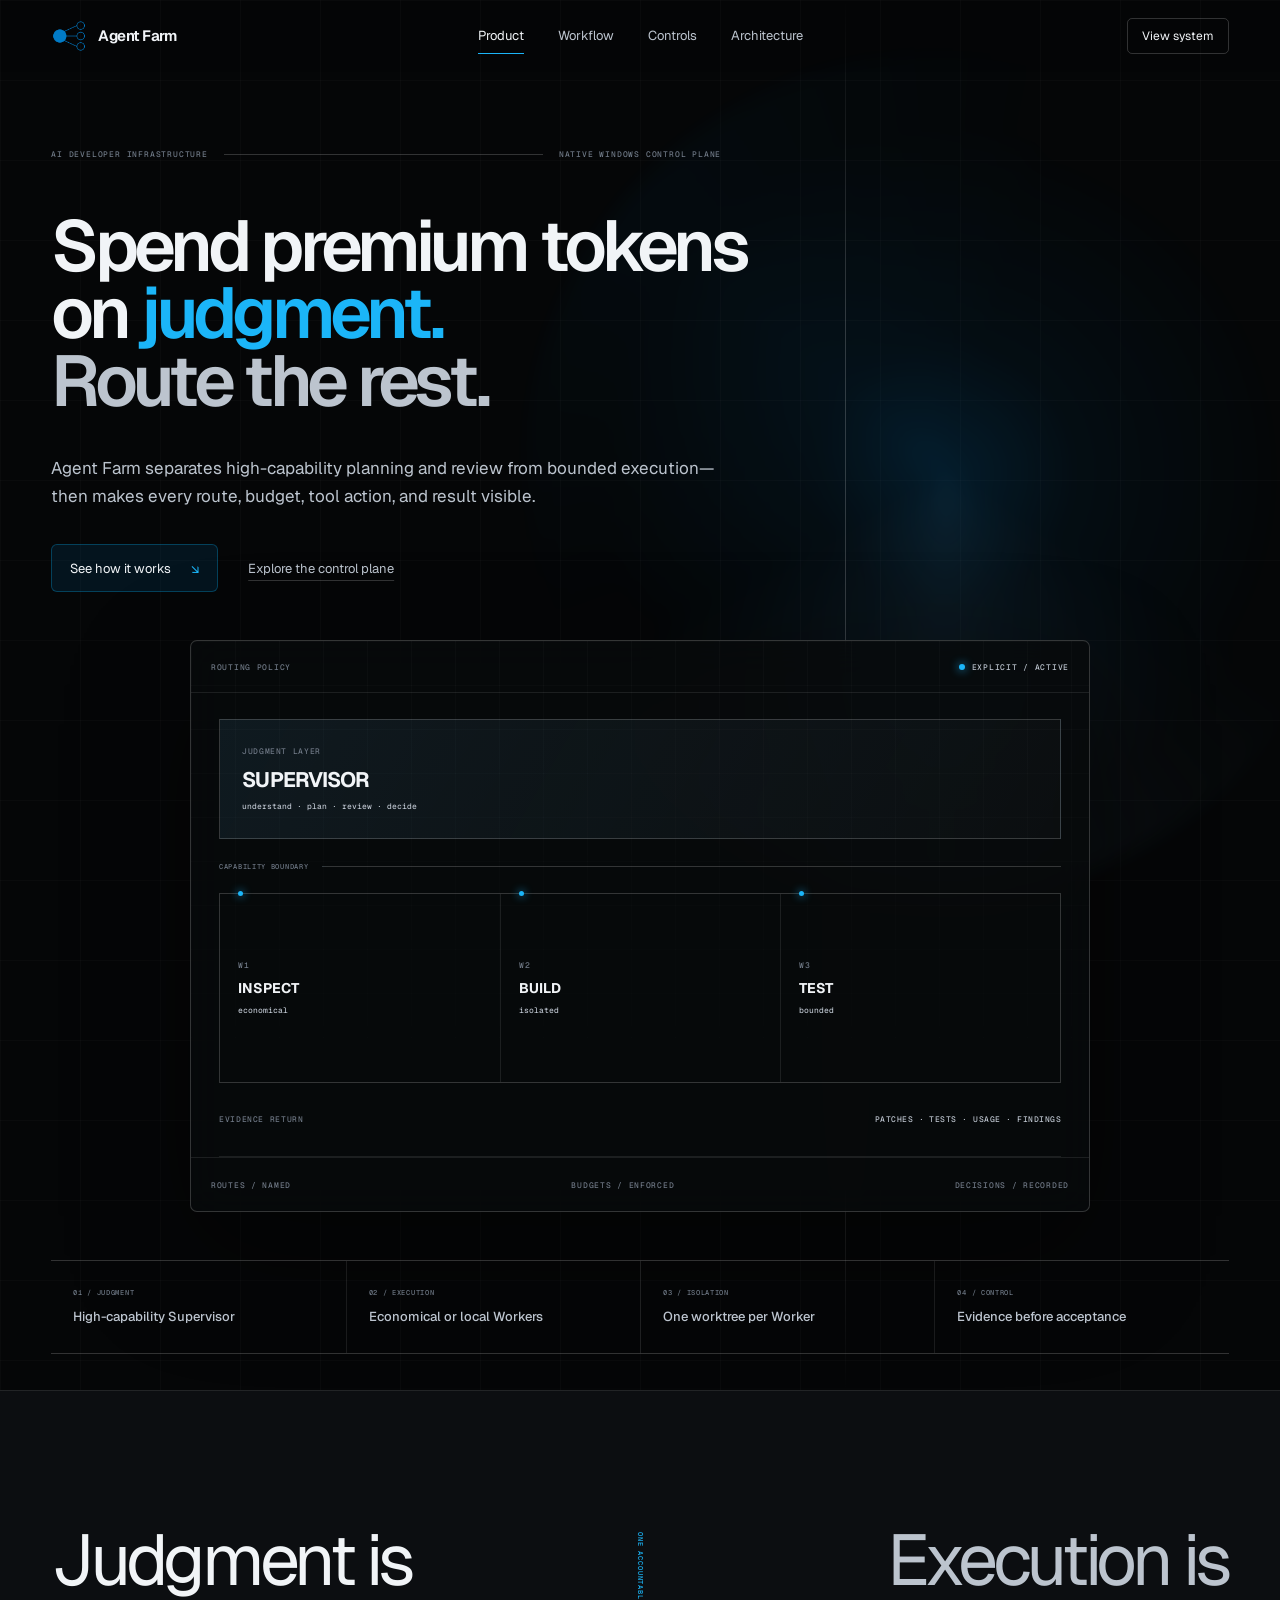
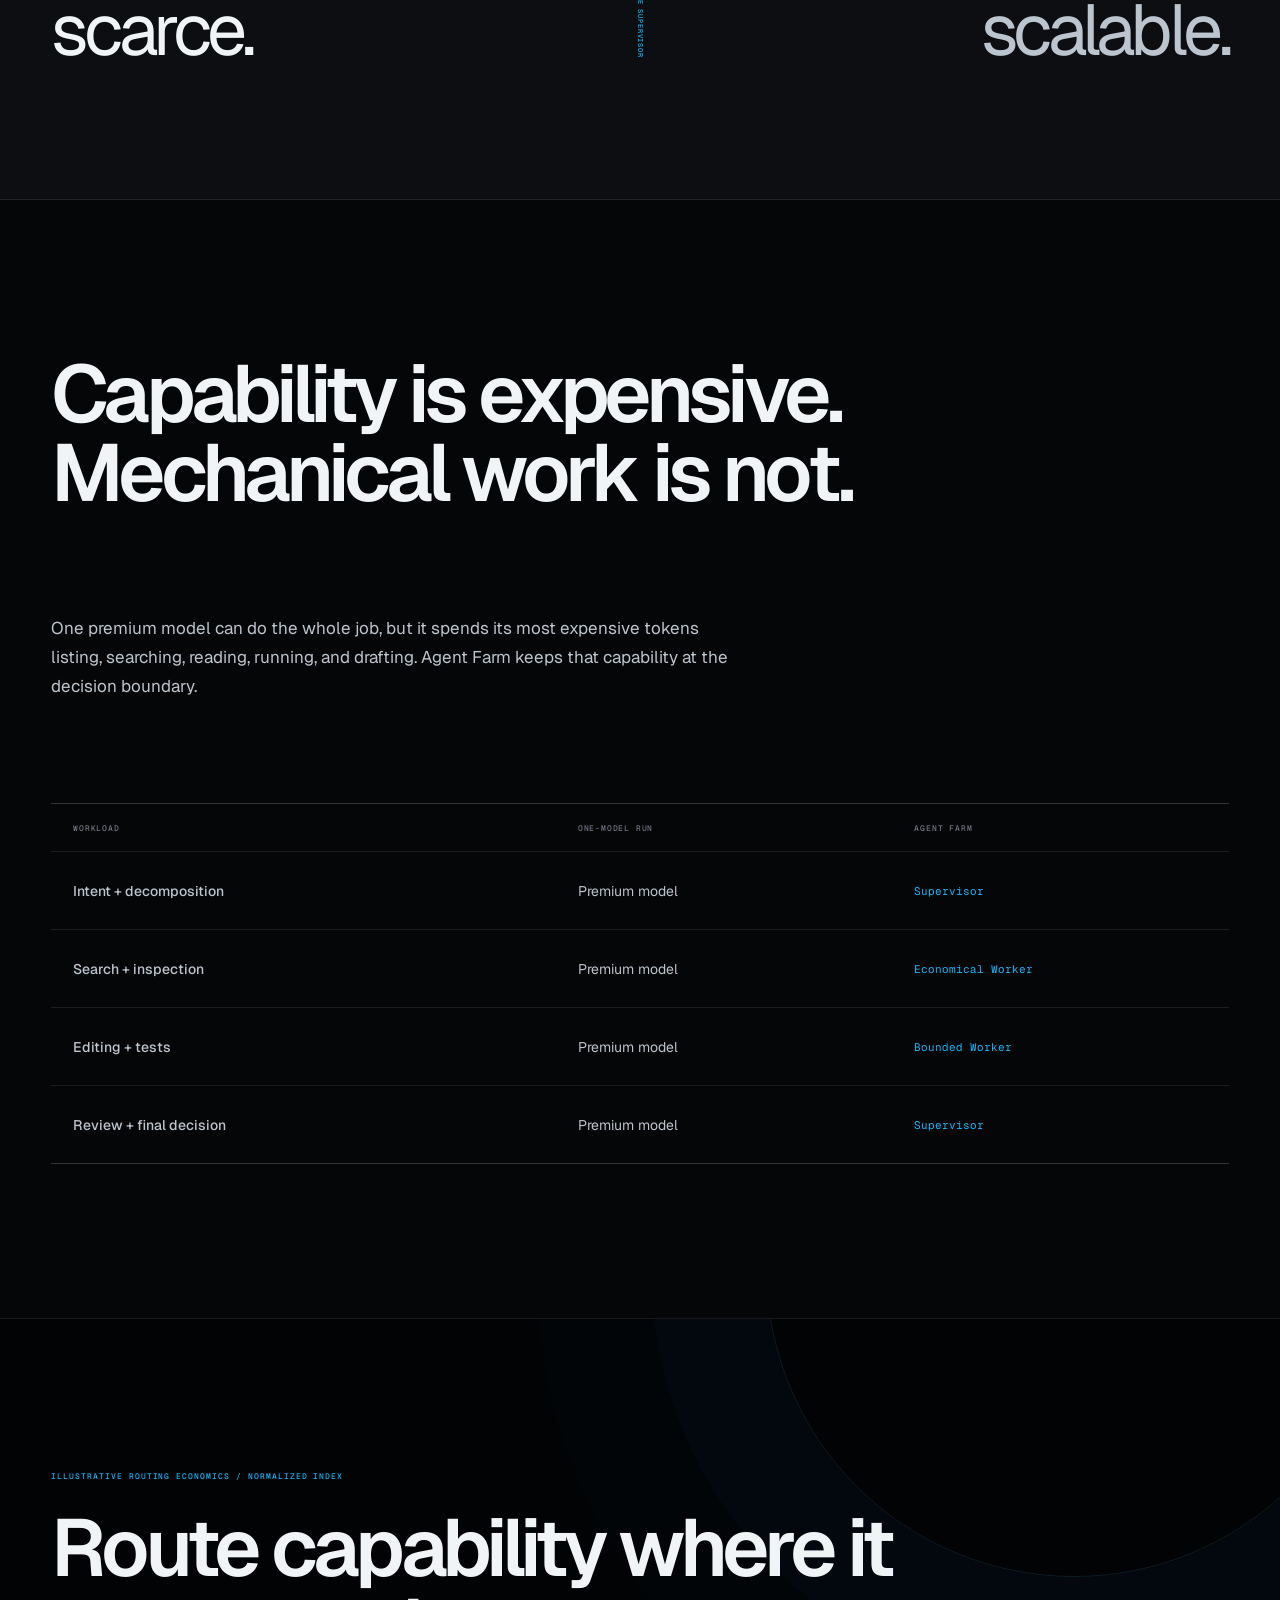
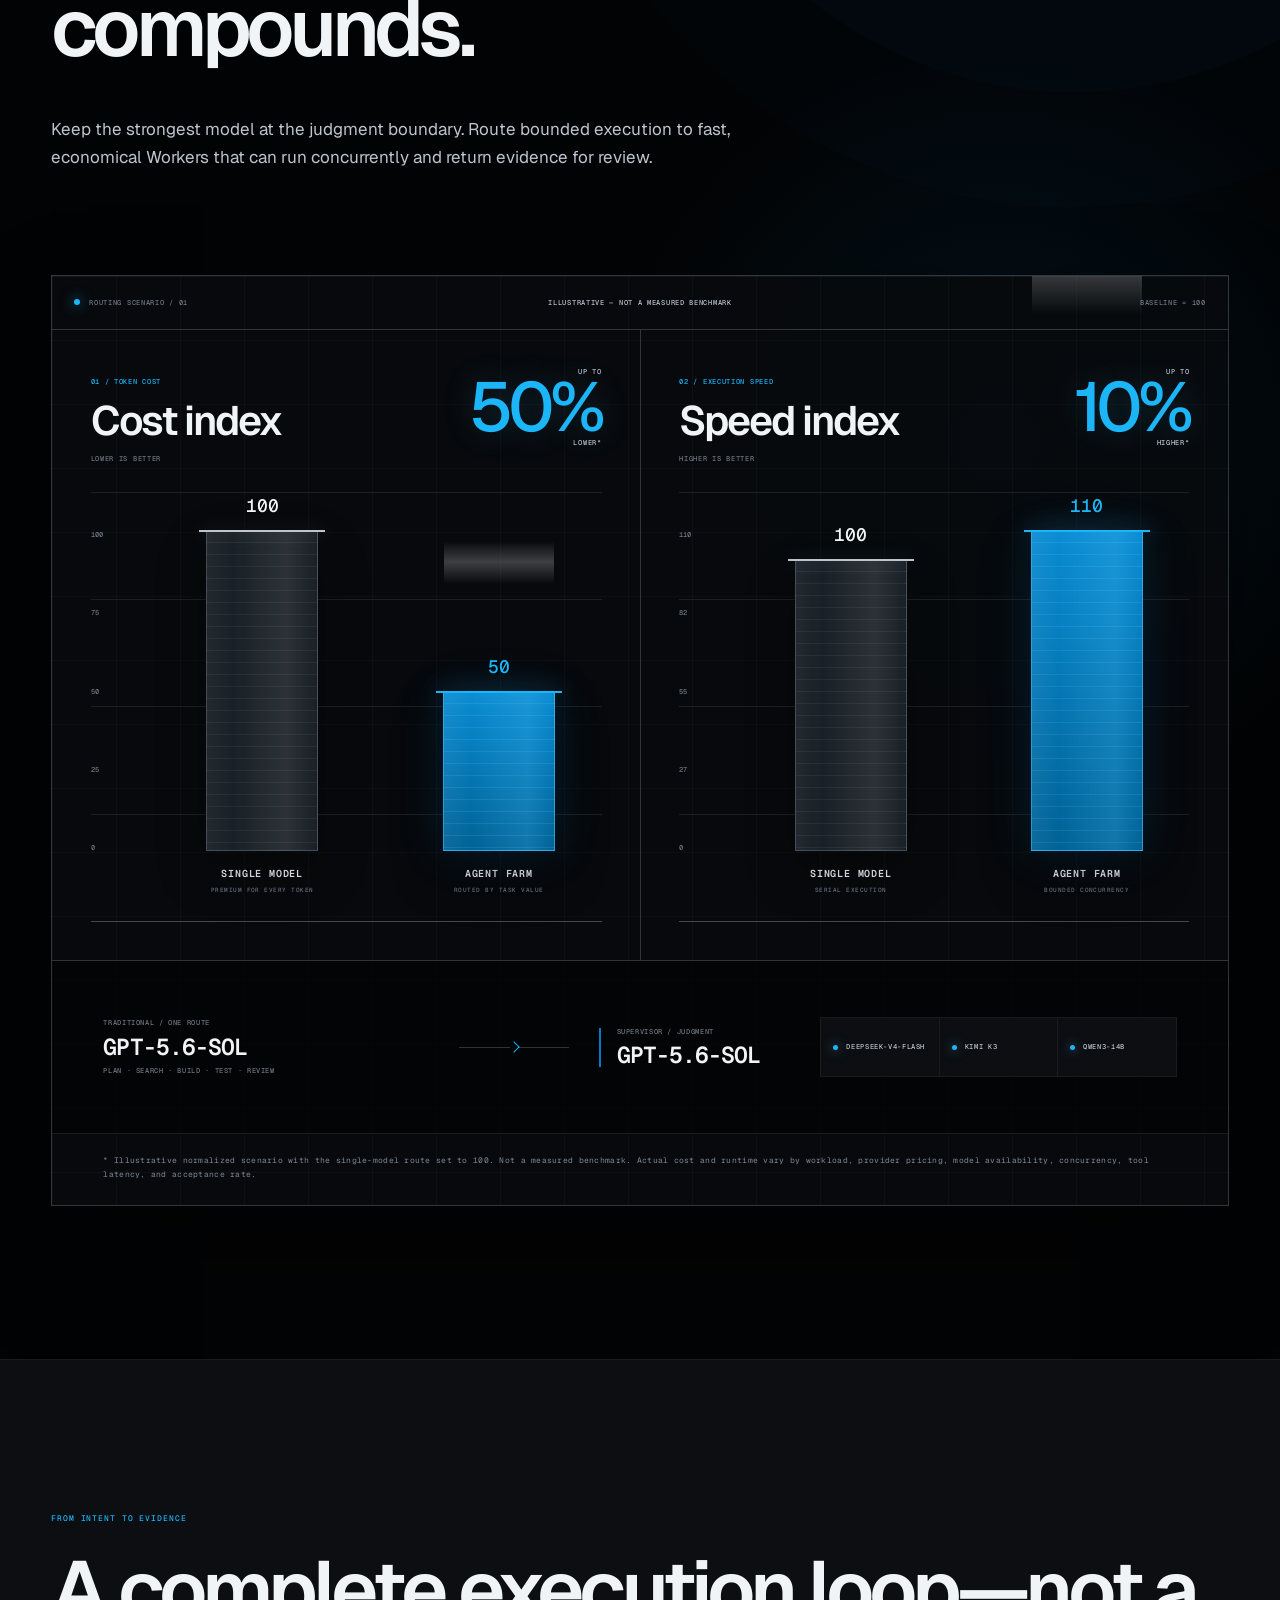
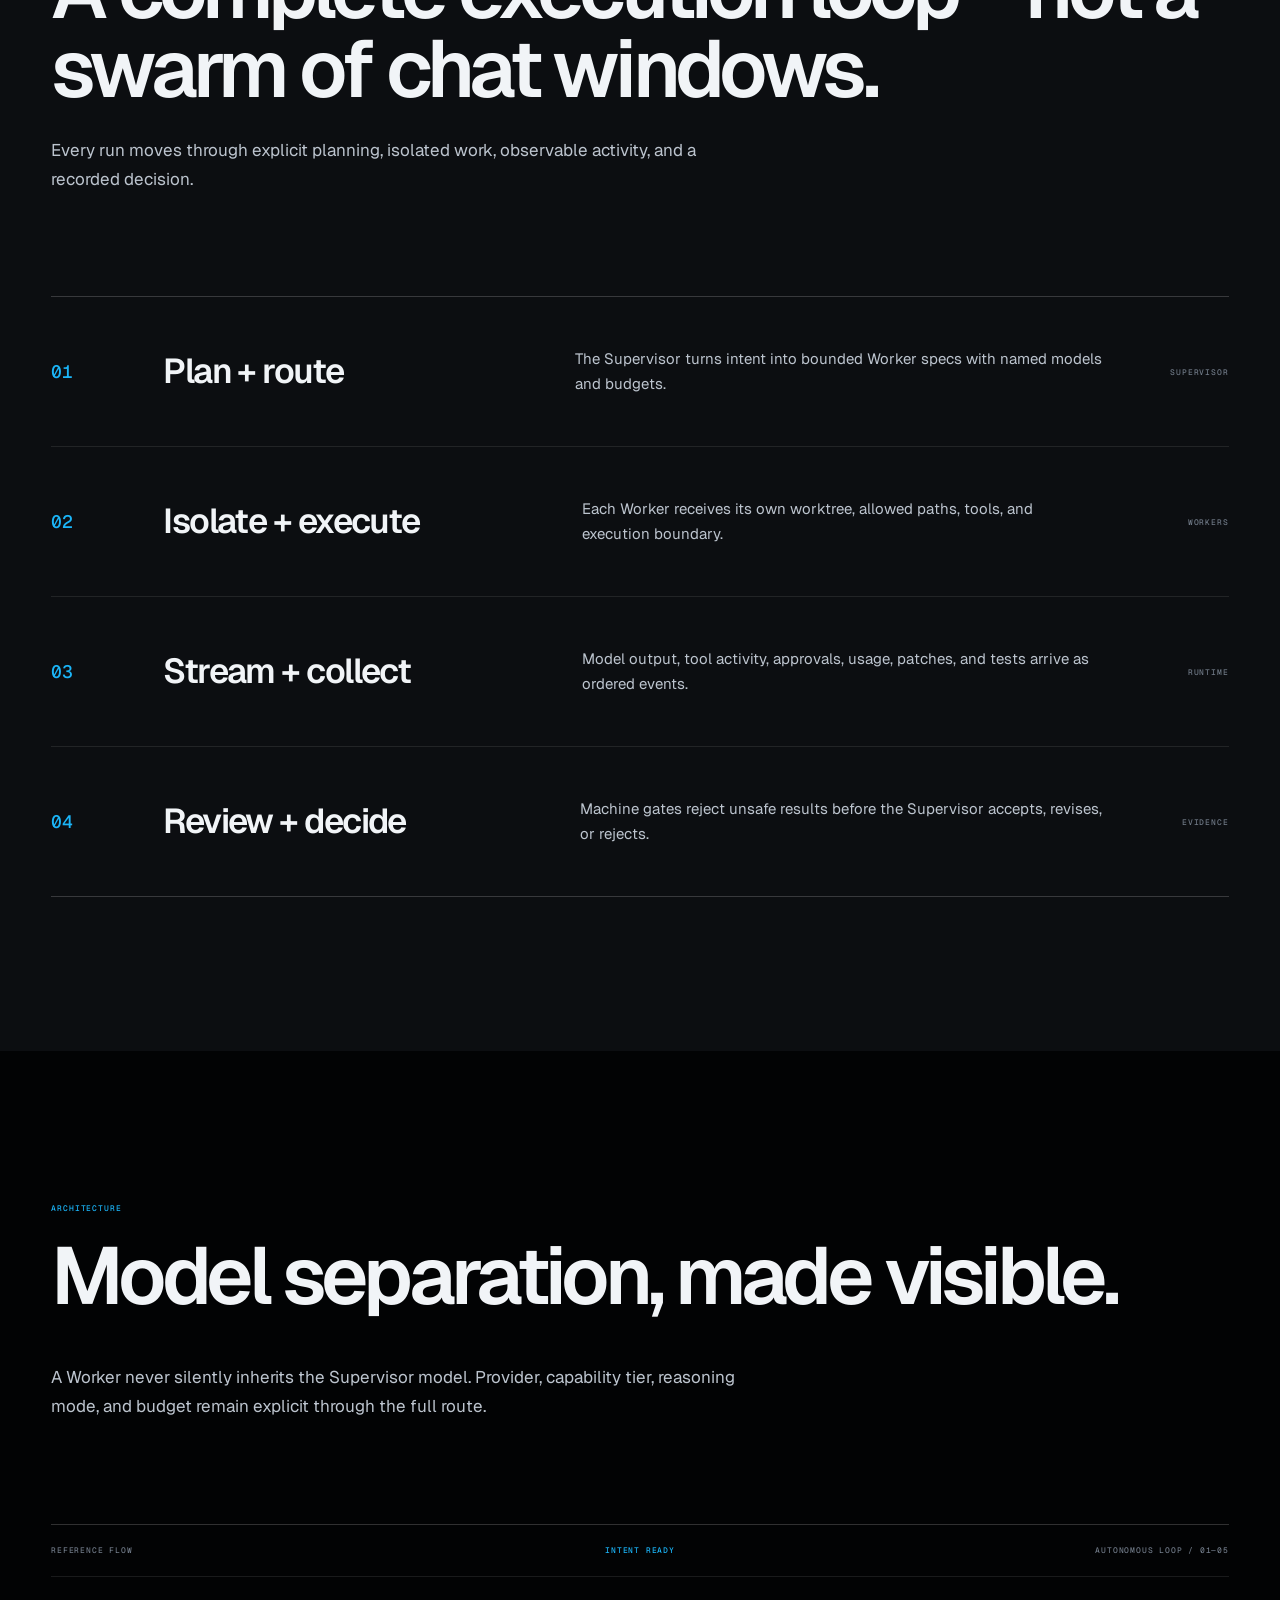
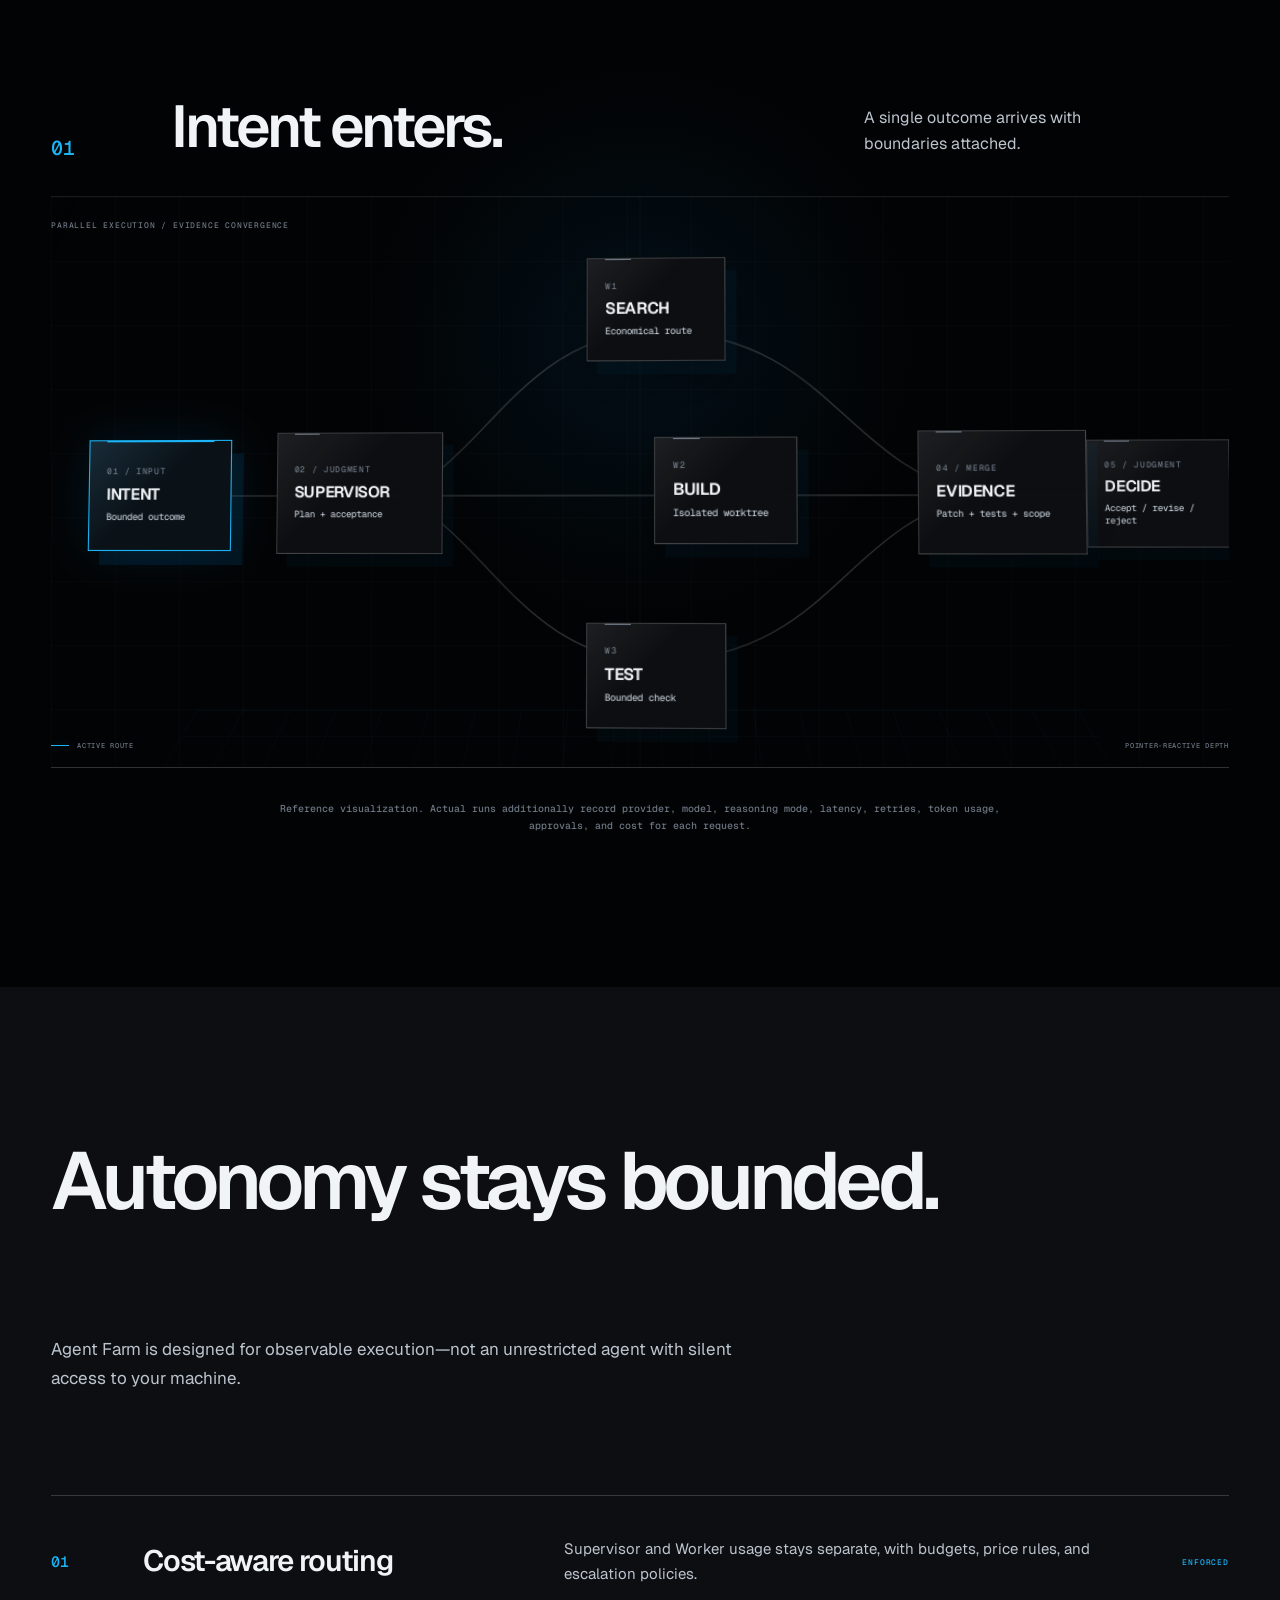
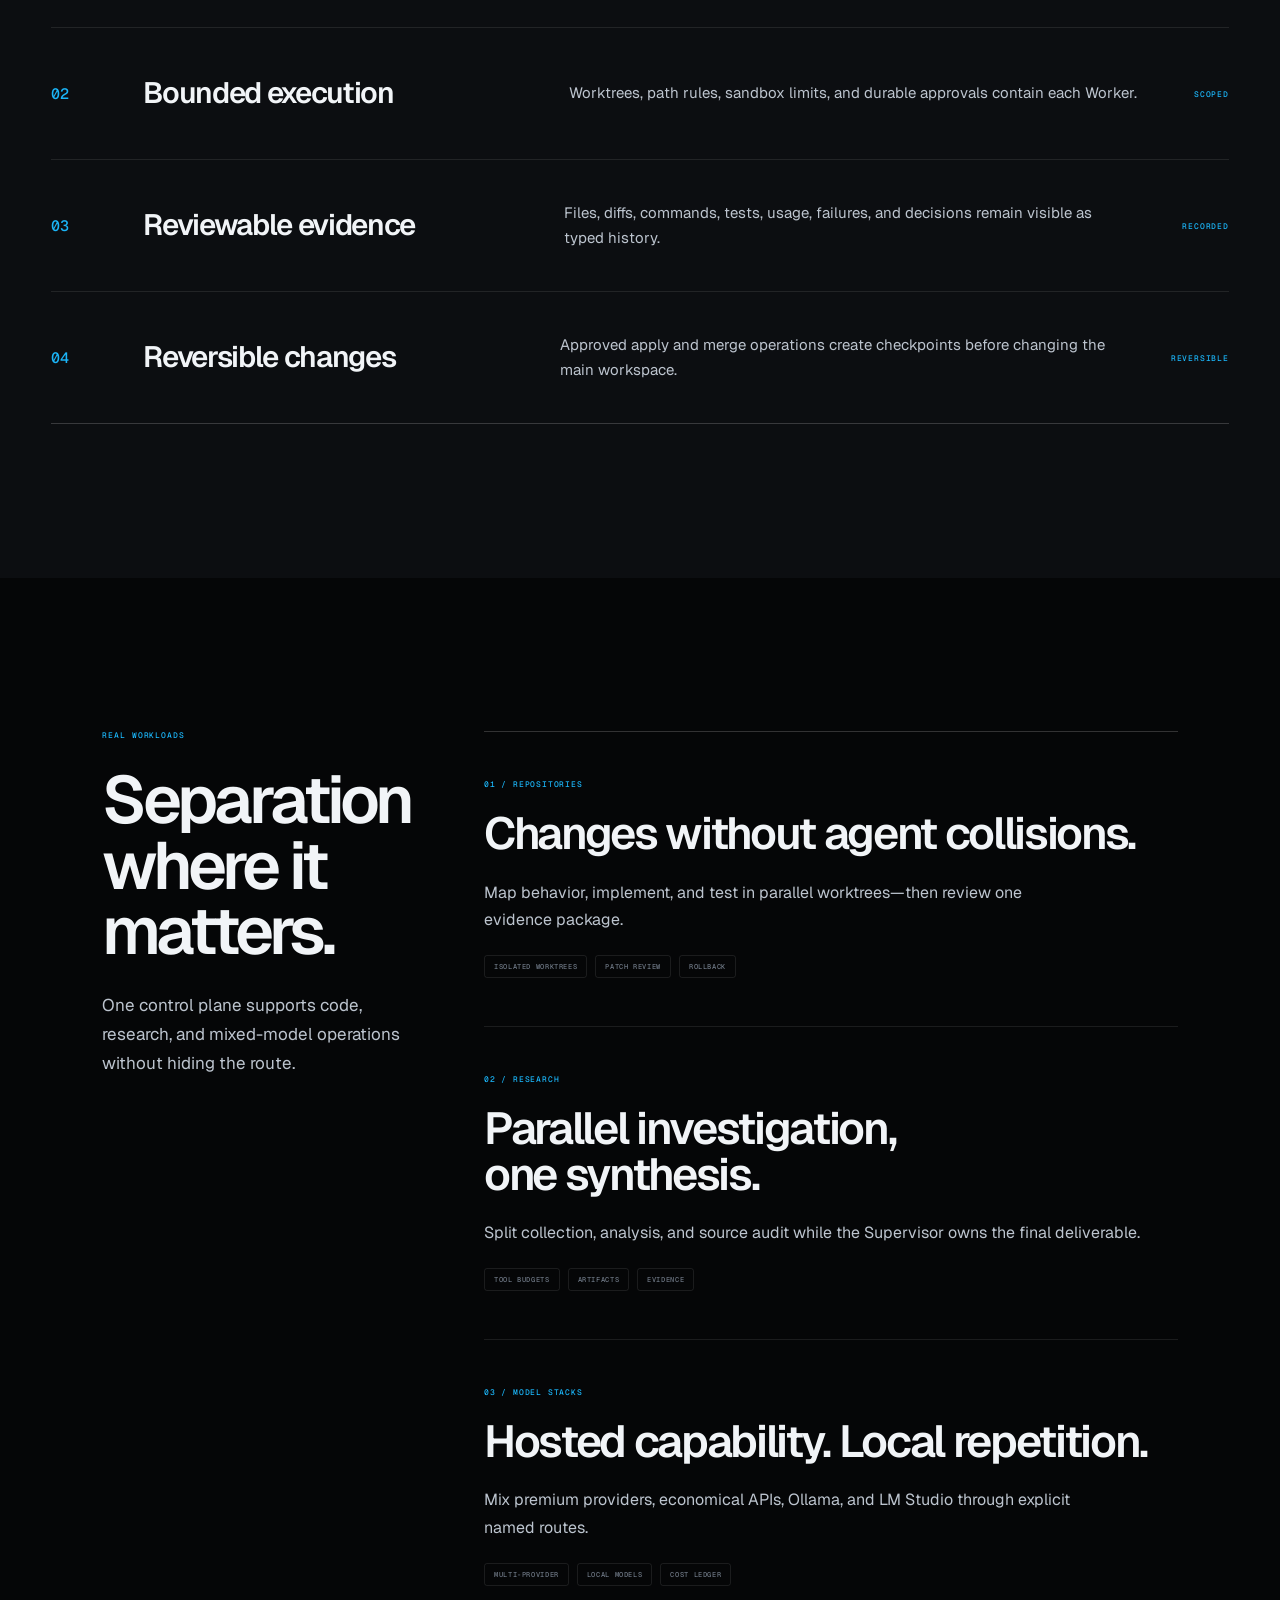
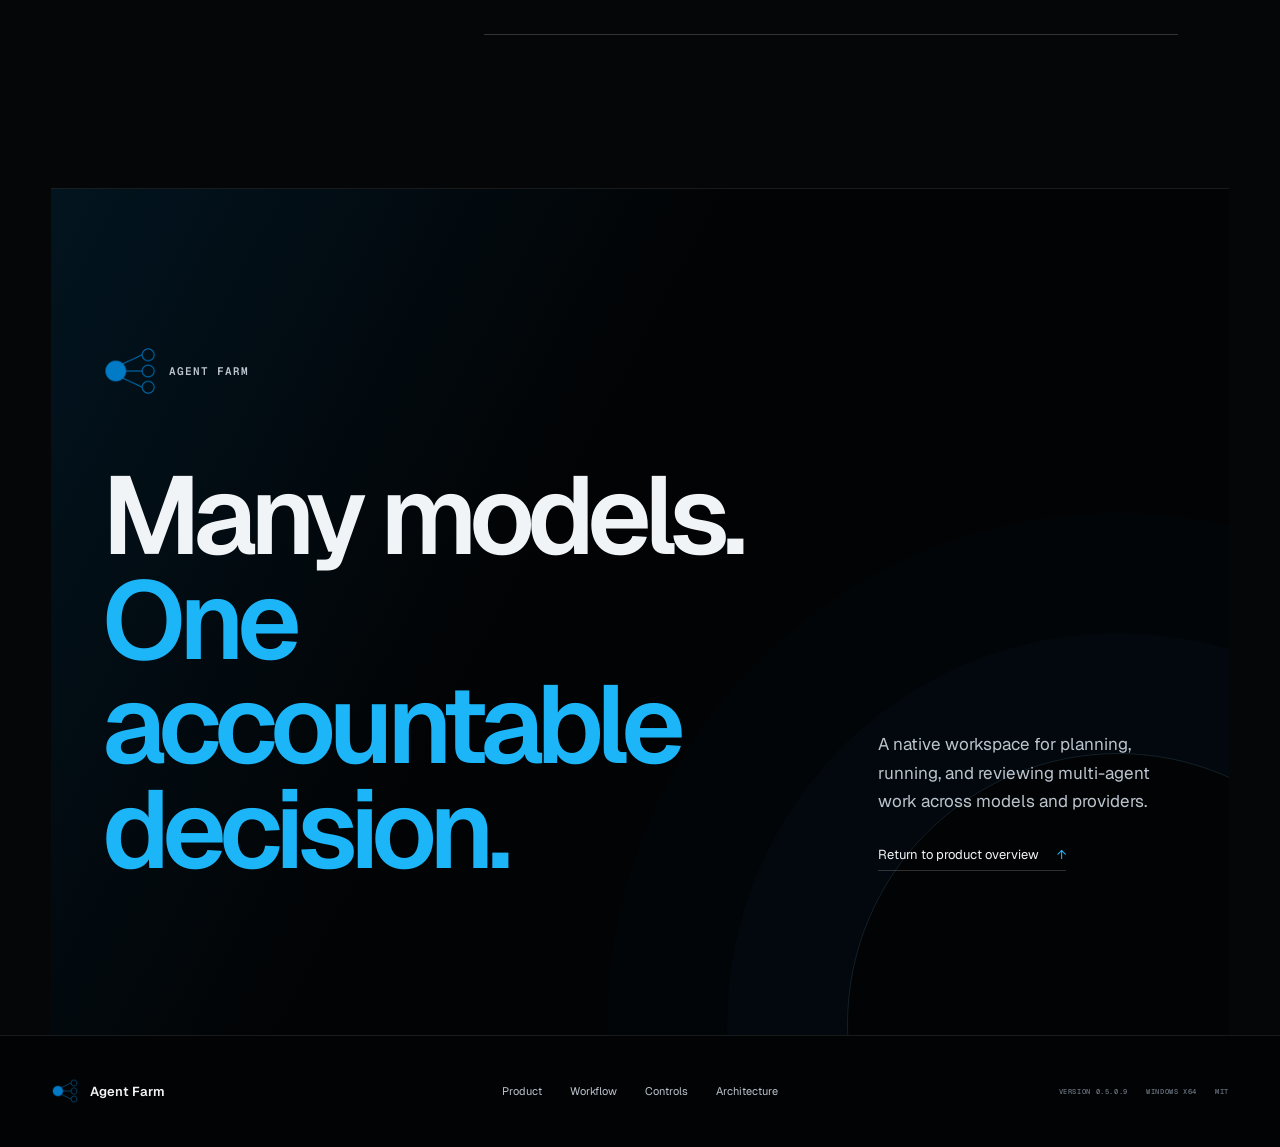
<file: website/archive/v7/index.html>
<!doctype html>
<html lang="en">
  <head>
    <meta charset="UTF-8" />
    <meta name="viewport" content="width=device-width, initial-scale=1.0" />
    <meta
      name="description"
      content="Agent Farm is a native Windows control plane that keeps premium models focused on judgment while economical and local Workers handle bounded execution."
    />
    <meta name="theme-color" content="#050607" />
    <meta property="og:title" content="Agent Farm — Multi-model execution under control" />
    <meta
      property="og:description"
      content="Use your best model for judgment. Route bounded work to economical and local models."
    />
    <meta property="og:type" content="website" />
    <title>Agent Farm — Multi-model execution under control</title>
    <link rel="icon" type="image/png" href="./assets/agent-farm-brand/agent-farm-512x512.png" />
    <link rel="preconnect" href="https://fonts.googleapis.com" />
    <link rel="preconnect" href="https://fonts.gstatic.com" crossorigin />
    <link
      href="https://fonts.googleapis.com/css2?family=Geist:wght@400;500;600;650;700&family=Geist+Mono:wght@400;500;600&display=swap"
      rel="stylesheet"
    />
    <link rel="stylesheet" href="./styles.css" />
  </head>
  <body>
    <a class="skip-link" href="#main-content">Skip to content</a>

    <header class="site-header">
      <a class="brand" href="#product" aria-label="Agent Farm home">
        <img
          src="./assets/agent-farm-brand/agent-farm-512x512.png"
          alt=""
          width="36"
          height="36"
        />
        <span>Agent Farm</span>
      </a>

      <nav class="site-nav" id="primary-nav" aria-label="Primary navigation">
        <a href="#product">Product</a>
        <a href="#workflow">Workflow</a>
        <a href="#controls">Controls</a>
        <a href="#architecture">Architecture</a>
      </nav>

      <div class="header-side">
        <span>WINDOWS / LOCAL-FIRST</span>
        <a class="header-link" href="#architecture">View system</a>
      </div>

      <button
        class="menu-toggle"
        type="button"
        aria-expanded="false"
        aria-controls="primary-nav"
        aria-label="Open navigation"
      >
        <span></span>
        <span></span>
      </button>
    </header>

    <main id="main-content">
      <section class="hero" id="product" aria-labelledby="hero-title">
        <div class="hero-mesh" aria-hidden="true"></div>

        <div class="hero-copy reveal">
          <div class="hero-kicker">
            <span>AI DEVELOPER INFRASTRUCTURE</span>
            <i></i>
            <span>NATIVE WINDOWS CONTROL PLANE</span>
          </div>

          <h1 id="hero-title">
            Spend premium tokens<br />
            on <em>judgment.</em><br />
            <span>Route the rest.</span>
          </h1>

          <p>
            Agent Farm separates high-capability planning and review from bounded execution—then
            makes every route, budget, tool action, and result visible.
          </p>

          <div class="hero-actions">
            <a class="primary-action" href="#workflow">See how it works <span>↘</span></a>
            <a class="text-action" href="#controls">Explore the control plane</a>
          </div>
        </div>

        <aside class="hero-system reveal" aria-label="Agent Farm model separation overview">
          <div class="system-bar">
            <span>ROUTING POLICY</span>
            <strong><i></i> EXPLICIT / ACTIVE</strong>
          </div>

          <div class="system-body">
            <div class="system-role supervisor-role">
              <span>JUDGMENT LAYER</span>
              <strong>SUPERVISOR</strong>
              <small>understand · plan · review · decide</small>
            </div>

            <div class="capability-boundary" aria-hidden="true">
              <span>CAPABILITY BOUNDARY</span>
              <i></i>
            </div>

            <div class="worker-routes">
              <div class="worker-route">
                <span>W1</span>
                <strong>INSPECT</strong>
                <small>economical</small>
                <i></i>
              </div>
              <div class="worker-route">
                <span>W2</span>
                <strong>BUILD</strong>
                <small>isolated</small>
                <i></i>
              </div>
              <div class="worker-route">
                <span>W3</span>
                <strong>TEST</strong>
                <small>bounded</small>
                <i></i>
              </div>
            </div>

            <div class="evidence-return">
              <span>EVIDENCE RETURN</span>
              <strong>PATCHES · TESTS · USAGE · FINDINGS</strong>
            </div>
          </div>

          <div class="system-footer">
            <span>ROUTES / NAMED</span>
            <span>BUDGETS / ENFORCED</span>
            <span>DECISIONS / RECORDED</span>
          </div>
        </aside>

        <div class="hero-ledger reveal" aria-label="Core Agent Farm properties">
          <div>
            <span>01 / JUDGMENT</span>
            <strong>High-capability Supervisor</strong>
          </div>
          <div>
            <span>02 / EXECUTION</span>
            <strong>Economical or local Workers</strong>
          </div>
          <div>
            <span>03 / ISOLATION</span>
            <strong>One worktree per Worker</strong>
          </div>
          <div>
            <span>04 / CONTROL</span>
            <strong>Evidence before acceptance</strong>
          </div>
        </div>
      </section>

      <section class="statement-strip" aria-label="Agent Farm operating principle">
        <p class="reveal">Judgment is scarce.</p>
        <span>ONE ACCOUNTABLE SUPERVISOR</span>
        <p class="reveal">Execution is scalable.</p>
      </section>

      <section class="problem-section" aria-labelledby="problem-title">
        <div class="problem-lead reveal">
          <h2 id="problem-title">Capability is expensive. Mechanical work is not.</h2>
          <p>
            One premium model can do the whole job, but it spends its most expensive tokens listing,
            searching, reading, running, and drafting. Agent Farm keeps that capability at the
            decision boundary.
          </p>
        </div>

        <div class="comparison-ledger reveal" role="table" aria-label="Routing model comparison">
          <div class="comparison-head" role="row">
            <span role="columnheader">WORKLOAD</span>
            <span role="columnheader">ONE-MODEL RUN</span>
            <span role="columnheader">AGENT FARM</span>
          </div>
          <div role="row">
            <strong role="cell">Intent + decomposition</strong>
            <span role="cell">Premium model</span>
            <span role="cell" class="signal">Supervisor</span>
          </div>
          <div role="row">
            <strong role="cell">Search + inspection</strong>
            <span role="cell">Premium model</span>
            <span role="cell" class="signal">Economical Worker</span>
          </div>
          <div role="row">
            <strong role="cell">Editing + tests</strong>
            <span role="cell">Premium model</span>
            <span role="cell" class="signal">Bounded Worker</span>
          </div>
          <div role="row">
            <strong role="cell">Review + final decision</strong>
            <span role="cell">Premium model</span>
            <span role="cell" class="signal">Supervisor</span>
          </div>
        </div>
      </section>

      <section class="economics-section" id="economics" aria-labelledby="economics-title">
        <div class="economics-heading reveal">
          <div>
            <span>ILLUSTRATIVE ROUTING ECONOMICS / NORMALIZED INDEX</span>
            <h2 id="economics-title">Route capability where it compounds.</h2>
          </div>
          <p>
            Keep the strongest model at the judgment boundary. Route bounded execution to fast,
            economical Workers that can run concurrently and return evidence for review.
          </p>
        </div>

        <div class="economics-chart reveal" id="economics-chart">
          <div class="economics-topline">
            <span><i aria-hidden="true"></i> ROUTING SCENARIO / 01</span>
            <strong>ILLUSTRATIVE — NOT A MEASURED BENCHMARK</strong>
            <span>BASELINE = 100</span>
          </div>

          <div class="economics-plots">
            <article class="metric-plot metric-cost" aria-labelledby="cost-index-title">
              <div class="metric-heading">
                <div>
                  <span>01 / TOKEN COST</span>
                  <h3 id="cost-index-title">Cost index</h3>
                  <small>LOWER IS BETTER</small>
                </div>
                <p><span>UP TO</span><strong>50%</strong><em>LOWER*</em></p>
              </div>

              <div class="bar-stage" role="img" aria-label="Illustrative normalized cost index: single-model route 100, Agent Farm route 50">
                <div class="chart-scale" aria-hidden="true">
                  <span>100</span><span>75</span><span>50</span><span>25</span><span>0</span>
                </div>
                <div class="bar-column bar-baseline">
                  <div class="bar-rail" style="--bar-height: 100%; --bar-delay: 80ms">
                    <div class="bar-fill"><span class="bar-value">100</span></div>
                  </div>
                  <div class="bar-label"><strong>SINGLE MODEL</strong><span>PREMIUM FOR EVERY TOKEN</span></div>
                </div>
                <div class="bar-column bar-farm">
                  <div class="bar-rail" style="--bar-height: 50%; --bar-delay: 230ms">
                    <div class="bar-fill"><span class="bar-value">50</span></div>
                  </div>
                  <div class="bar-label"><strong>AGENT FARM</strong><span>ROUTED BY TASK VALUE</span></div>
                </div>
              </div>
            </article>

            <article class="metric-plot metric-speed" aria-labelledby="speed-index-title">
              <div class="metric-heading">
                <div>
                  <span>02 / EXECUTION SPEED</span>
                  <h3 id="speed-index-title">Speed index</h3>
                  <small>HIGHER IS BETTER</small>
                </div>
                <p><span>UP TO</span><strong>10%</strong><em>HIGHER*</em></p>
              </div>

              <div class="bar-stage" role="img" aria-label="Illustrative normalized execution speed index: single-model route 100, Agent Farm route 110">
                <div class="chart-scale" aria-hidden="true">
                  <span>110</span><span>82</span><span>55</span><span>27</span><span>0</span>
                </div>
                <div class="bar-column bar-baseline">
                  <div class="bar-rail" style="--bar-height: 91%; --bar-delay: 130ms">
                    <div class="bar-fill"><span class="bar-value">100</span></div>
                  </div>
                  <div class="bar-label"><strong>SINGLE MODEL</strong><span>SERIAL EXECUTION</span></div>
                </div>
                <div class="bar-column bar-farm">
                  <div class="bar-rail" style="--bar-height: 100%; --bar-delay: 280ms">
                    <div class="bar-fill"><span class="bar-value">110</span></div>
                  </div>
                  <div class="bar-label"><strong>AGENT FARM</strong><span>BOUNDED CONCURRENCY</span></div>
                </div>
              </div>
            </article>
          </div>

          <div class="routing-roster" aria-label="Illustrative model routing configuration">
            <div class="roster-baseline">
              <span>TRADITIONAL / ONE ROUTE</span>
              <strong>GPT-5.6-SOL</strong>
              <small>PLAN · SEARCH · BUILD · TEST · REVIEW</small>
            </div>
            <div class="roster-transfer" aria-hidden="true">
              <span></span><i></i><span></span>
            </div>
            <div class="roster-farm">
              <div>
                <span>SUPERVISOR / JUDGMENT</span>
                <strong>GPT-5.6-SOL</strong>
              </div>
              <ul>
                <li><i></i>DEEPSEEK-V4-FLASH</li>
                <li><i></i>KIMI K3</li>
                <li><i></i>QWEN3-14B</li>
              </ul>
            </div>
          </div>

          <p class="economics-disclosure">
            * Illustrative normalized scenario with the single-model route set to 100. Not a measured
            benchmark. Actual cost and runtime vary by workload, provider pricing, model availability,
            concurrency, tool latency, and acceptance rate.
          </p>
        </div>
      </section>

      <section class="workflow-section" id="workflow" aria-labelledby="workflow-title">
        <div class="workflow-intro reveal">
          <span>FROM INTENT TO EVIDENCE</span>
          <h2 id="workflow-title">A complete execution loop—not a swarm of chat windows.</h2>
          <p>
            Every run moves through explicit planning, isolated work, observable activity, and a
            recorded decision.
          </p>
        </div>

        <ol class="workflow-list">
          <li class="reveal">
            <span>01</span>
            <div>
              <h3>Plan + route</h3>
              <p>The Supervisor turns intent into bounded Worker specs with named models and budgets.</p>
            </div>
            <strong>SUPERVISOR</strong>
          </li>
          <li class="reveal">
            <span>02</span>
            <div>
              <h3>Isolate + execute</h3>
              <p>Each Worker receives its own worktree, allowed paths, tools, and execution boundary.</p>
            </div>
            <strong>WORKERS</strong>
          </li>
          <li class="reveal">
            <span>03</span>
            <div>
              <h3>Stream + collect</h3>
              <p>Model output, tool activity, approvals, usage, patches, and tests arrive as ordered events.</p>
            </div>
            <strong>RUNTIME</strong>
          </li>
          <li class="reveal">
            <span>04</span>
            <div>
              <h3>Review + decide</h3>
              <p>Machine gates reject unsafe results before the Supervisor accepts, revises, or rejects.</p>
            </div>
            <strong>EVIDENCE</strong>
          </li>
        </ol>
      </section>

      <section class="architecture-section" id="architecture" aria-labelledby="architecture-title">
        <div class="architecture-heading reveal">
          <div>
            <span>ARCHITECTURE</span>
            <h2 id="architecture-title">Model separation, made visible.</h2>
          </div>
          <p>
            A Worker never silently inherits the Supervisor model. Provider, capability tier,
            reasoning mode, and budget remain explicit through the full route.
          </p>
        </div>

        <div class="architecture-stage reveal" data-phase="0">
          <div class="architecture-statusbar">
            <span>REFERENCE FLOW</span>
            <strong id="architecture-status">INTENT READY</strong>
            <span>AUTONOMOUS LOOP / 01—05</span>
          </div>

          <div class="phase-display">
            <span id="phase-number">01</span>
            <h3 id="phase-title">Intent enters.</h3>
            <p id="phase-copy">A single outcome arrives with boundaries attached.</p>
          </div>

          <div
            class="branch-scene"
            id="branch-scene"
            aria-label="Three-dimensional branching Agent Farm routing architecture"
          >
            <div class="branch-floor" aria-hidden="true"></div>

            <div class="branch-world">
              <svg
                class="branch-network branch-network-desktop"
                viewBox="0 0 1200 620"
                preserveAspectRatio="none"
                aria-hidden="true"
              >
                <path class="branch-path route-intent" d="M105 310 C175 310 235 310 330 310" />
                <path class="branch-path route-worker" d="M330 310 C430 300 465 110 620 110" />
                <path class="branch-path route-worker" d="M330 310 C455 310 545 310 684 310" />
                <path class="branch-path route-worker" d="M330 310 C430 320 465 510 620 510" />
                <path class="branch-path route-merge" d="M620 110 C800 120 805 275 948 310" />
                <path class="branch-path route-merge" d="M684 310 C780 310 850 310 948 310" />
                <path class="branch-path route-merge" d="M620 510 C800 500 805 345 948 310" />
                <path class="branch-path route-decision" d="M948 310 C1015 310 1060 310 1110 310" />

                <path class="branch-packet packet-intent" d="M-7 -5 L5 0 L-7 5 Z">
                  <animateMotion rotate="auto" dur="1.45s" repeatCount="indefinite" path="M105 310 C175 310 235 310 330 310" />
                </path>
                <path class="branch-packet packet-worker packet-worker-a" d="M-7 -5 L5 0 L-7 5 Z">
                  <animateMotion rotate="auto" dur="1.8s" repeatCount="indefinite" path="M330 310 C430 300 465 110 620 110" />
                </path>
                <path class="branch-packet packet-worker packet-worker-b" d="M-7 -5 L5 0 L-7 5 Z">
                  <animateMotion rotate="auto" begin="-.55s" dur="1.8s" repeatCount="indefinite" path="M330 310 C455 310 545 310 684 310" />
                </path>
                <path class="branch-packet packet-worker packet-worker-c" d="M-7 -5 L5 0 L-7 5 Z">
                  <animateMotion rotate="auto" begin="-1.1s" dur="1.8s" repeatCount="indefinite" path="M330 310 C430 320 465 510 620 510" />
                </path>
                <path class="branch-packet packet-merge packet-merge-a" d="M-7 -5 L5 0 L-7 5 Z">
                  <animateMotion rotate="auto" dur="1.7s" repeatCount="indefinite" path="M620 110 C800 120 805 275 948 310" />
                </path>
                <path class="branch-packet packet-merge packet-merge-b" d="M-7 -5 L5 0 L-7 5 Z">
                  <animateMotion rotate="auto" begin="-.5s" dur="1.7s" repeatCount="indefinite" path="M684 310 C780 310 850 310 948 310" />
                </path>
                <path class="branch-packet packet-merge packet-merge-c" d="M-7 -5 L5 0 L-7 5 Z">
                  <animateMotion rotate="auto" begin="-1s" dur="1.7s" repeatCount="indefinite" path="M620 510 C800 500 805 345 948 310" />
                </path>
                <path class="branch-packet packet-decision" d="M-7 -5 L5 0 L-7 5 Z">
                  <animateMotion rotate="auto" dur="1.35s" repeatCount="indefinite" path="M948 310 C1015 310 1060 310 1110 310" />
                </path>
              </svg>

              <svg
                class="branch-network branch-network-mobile"
                viewBox="0 0 360 720"
                preserveAspectRatio="none"
                aria-hidden="true"
              >
                <path class="branch-path route-intent" d="M180 55 C180 105 180 140 180 185" />
                <path class="branch-path route-worker" d="M180 185 C180 255 55 275 55 350" />
                <path class="branch-path route-worker" d="M180 185 C180 250 180 290 180 350" />
                <path class="branch-path route-worker" d="M180 185 C180 255 305 275 305 350" />
                <path class="branch-path route-merge" d="M55 350 C55 440 180 455 180 535" />
                <path class="branch-path route-merge" d="M180 350 C180 420 180 465 180 535" />
                <path class="branch-path route-merge" d="M305 350 C305 440 180 455 180 535" />
                <path class="branch-path route-decision" d="M180 535 C180 585 180 620 180 665" />

                <path class="branch-packet packet-intent" d="M-7 -5 L5 0 L-7 5 Z">
                  <animateMotion rotate="auto" dur="1.45s" repeatCount="indefinite" path="M180 55 C180 105 180 140 180 185" />
                </path>
                <path class="branch-packet packet-worker packet-worker-a" d="M-7 -5 L5 0 L-7 5 Z">
                  <animateMotion rotate="auto" dur="1.8s" repeatCount="indefinite" path="M180 185 C180 255 55 275 55 350" />
                </path>
                <path class="branch-packet packet-worker packet-worker-b" d="M-7 -5 L5 0 L-7 5 Z">
                  <animateMotion rotate="auto" begin="-.55s" dur="1.8s" repeatCount="indefinite" path="M180 185 C180 250 180 290 180 350" />
                </path>
                <path class="branch-packet packet-worker packet-worker-c" d="M-7 -5 L5 0 L-7 5 Z">
                  <animateMotion rotate="auto" begin="-1.1s" dur="1.8s" repeatCount="indefinite" path="M180 185 C180 255 305 275 305 350" />
                </path>
                <path class="branch-packet packet-merge packet-merge-a" d="M-7 -5 L5 0 L-7 5 Z">
                  <animateMotion rotate="auto" dur="1.7s" repeatCount="indefinite" path="M55 350 C55 440 180 455 180 535" />
                </path>
                <path class="branch-packet packet-merge packet-merge-b" d="M-7 -5 L5 0 L-7 5 Z">
                  <animateMotion rotate="auto" begin="-.5s" dur="1.7s" repeatCount="indefinite" path="M180 350 C180 420 180 465 180 535" />
                </path>
                <path class="branch-packet packet-merge packet-merge-c" d="M-7 -5 L5 0 L-7 5 Z">
                  <animateMotion rotate="auto" begin="-1s" dur="1.7s" repeatCount="indefinite" path="M305 350 C305 440 180 455 180 535" />
                </path>
                <path class="branch-packet packet-decision" d="M-7 -5 L5 0 L-7 5 Z">
                  <animateMotion rotate="auto" dur="1.35s" repeatCount="indefinite" path="M180 535 C180 585 180 620 180 665" />
                </path>
              </svg>

              <div class="branch-node node-intent" data-node="0">
                <span>01 / INPUT</span>
                <strong>INTENT</strong>
                <small>Bounded outcome</small>
              </div>
              <div class="branch-node node-supervisor" data-node="1">
                <span>02 / JUDGMENT</span>
                <strong>SUPERVISOR</strong>
                <small>Plan + acceptance</small>
              </div>
              <div class="branch-node branch-worker worker-search" data-node="2">
                <span>W1</span>
                <strong>SEARCH</strong>
                <small>Economical route</small>
              </div>
              <div class="branch-node branch-worker worker-build" data-node="2">
                <span>W2</span>
                <strong>BUILD</strong>
                <small>Isolated worktree</small>
              </div>
              <div class="branch-node branch-worker worker-test" data-node="2">
                <span>W3</span>
                <strong>TEST</strong>
                <small>Bounded check</small>
              </div>
              <div class="branch-node node-evidence" data-node="3">
                <span>04 / MERGE</span>
                <strong>EVIDENCE</strong>
                <small>Patch + tests + scope</small>
              </div>
              <div class="branch-node node-decision" data-node="4">
                <span>05 / JUDGMENT</span>
                <strong>DECIDE</strong>
                <small>Accept / revise / reject</small>
              </div>
            </div>

            <div class="branch-legend" aria-hidden="true">
              <span><i></i>ACTIVE ROUTE</span>
              <span>POINTER-REACTIVE DEPTH</span>
            </div>
          </div>
        </div>

        <p class="architecture-note reveal">
          Reference visualization. Actual runs additionally record provider, model, reasoning mode,
          latency, retries, token usage, approvals, and cost for each request.
        </p>
      </section>

      <section class="controls-section" id="controls" aria-labelledby="controls-title">
        <div class="controls-heading reveal">
          <h2 id="controls-title">Autonomy stays bounded.</h2>
          <p>
            Agent Farm is designed for observable execution—not an unrestricted agent with silent
            access to your machine.
          </p>
        </div>

        <div class="control-ledger" role="list">
          <article class="reveal" role="listitem">
            <span>01</span>
            <h3>Cost-aware routing</h3>
            <p>Supervisor and Worker usage stays separate, with budgets, price rules, and escalation policies.</p>
            <strong>ENFORCED</strong>
          </article>
          <article class="reveal" role="listitem">
            <span>02</span>
            <h3>Bounded execution</h3>
            <p>Worktrees, path rules, sandbox limits, and durable approvals contain each Worker.</p>
            <strong>SCOPED</strong>
          </article>
          <article class="reveal" role="listitem">
            <span>03</span>
            <h3>Reviewable evidence</h3>
            <p>Files, diffs, commands, tests, usage, failures, and decisions remain visible as typed history.</p>
            <strong>RECORDED</strong>
          </article>
          <article class="reveal" role="listitem">
            <span>04</span>
            <h3>Reversible changes</h3>
            <p>Approved apply and merge operations create checkpoints before changing the main workspace.</p>
            <strong>REVERSIBLE</strong>
          </article>
        </div>
      </section>

      <section class="use-cases" aria-labelledby="use-cases-title">
        <div class="use-cases-intro reveal">
          <span>REAL WORKLOADS</span>
          <h2 id="use-cases-title">Separation where it matters.</h2>
          <p>One control plane supports code, research, and mixed-model operations without hiding the route.</p>
        </div>

        <div class="use-case-list">
          <article class="reveal">
            <span>01 / REPOSITORIES</span>
            <h3>Changes without agent collisions.</h3>
            <p>Map behavior, implement, and test in parallel worktrees—then review one evidence package.</p>
            <div><i>ISOLATED WORKTREES</i><i>PATCH REVIEW</i><i>ROLLBACK</i></div>
          </article>
          <article class="reveal">
            <span>02 / RESEARCH</span>
            <h3>Parallel investigation, one synthesis.</h3>
            <p>Split collection, analysis, and source audit while the Supervisor owns the final deliverable.</p>
            <div><i>TOOL BUDGETS</i><i>ARTIFACTS</i><i>EVIDENCE</i></div>
          </article>
          <article class="reveal">
            <span>03 / MODEL STACKS</span>
            <h3>Hosted capability. Local repetition.</h3>
            <p>Mix premium providers, economical APIs, Ollama, and LM Studio through explicit named routes.</p>
            <div><i>MULTI-PROVIDER</i><i>LOCAL MODELS</i><i>COST LEDGER</i></div>
          </article>
        </div>
      </section>

      <section class="closing" aria-labelledby="closing-title">
        <div class="closing-brand reveal">
          <img
            src="./assets/agent-farm-brand/agent-farm-512x512.png"
            alt=""
            width="56"
            height="56"
          />
          <span>AGENT FARM</span>
        </div>

        <h2 id="closing-title" class="reveal">
          Many models.<br />
          <em>One accountable decision.</em>
        </h2>

        <div class="closing-copy reveal">
          <p>A native workspace for planning, running, and reviewing multi-agent work across models and providers.</p>
          <a href="#product">Return to product overview <span>↑</span></a>
        </div>
      </section>
    </main>

    <footer class="site-footer">
      <div class="footer-brand">
        <img
          src="./assets/agent-farm-brand/agent-farm-512x512.png"
          alt=""
          width="28"
          height="28"
        />
        <span>Agent Farm</span>
      </div>
      <nav aria-label="Footer navigation">
        <a href="#product">Product</a>
        <a href="#workflow">Workflow</a>
        <a href="#controls">Controls</a>
        <a href="#architecture">Architecture</a>
      </nav>
      <div class="footer-meta">
        <span>VERSION 0.5.0.9</span>
        <span>WINDOWS X64</span>
        <span>MIT</span>
      </div>
    </footer>

    <script src="./app.js" defer></script>
  </body>
</html>
</file>
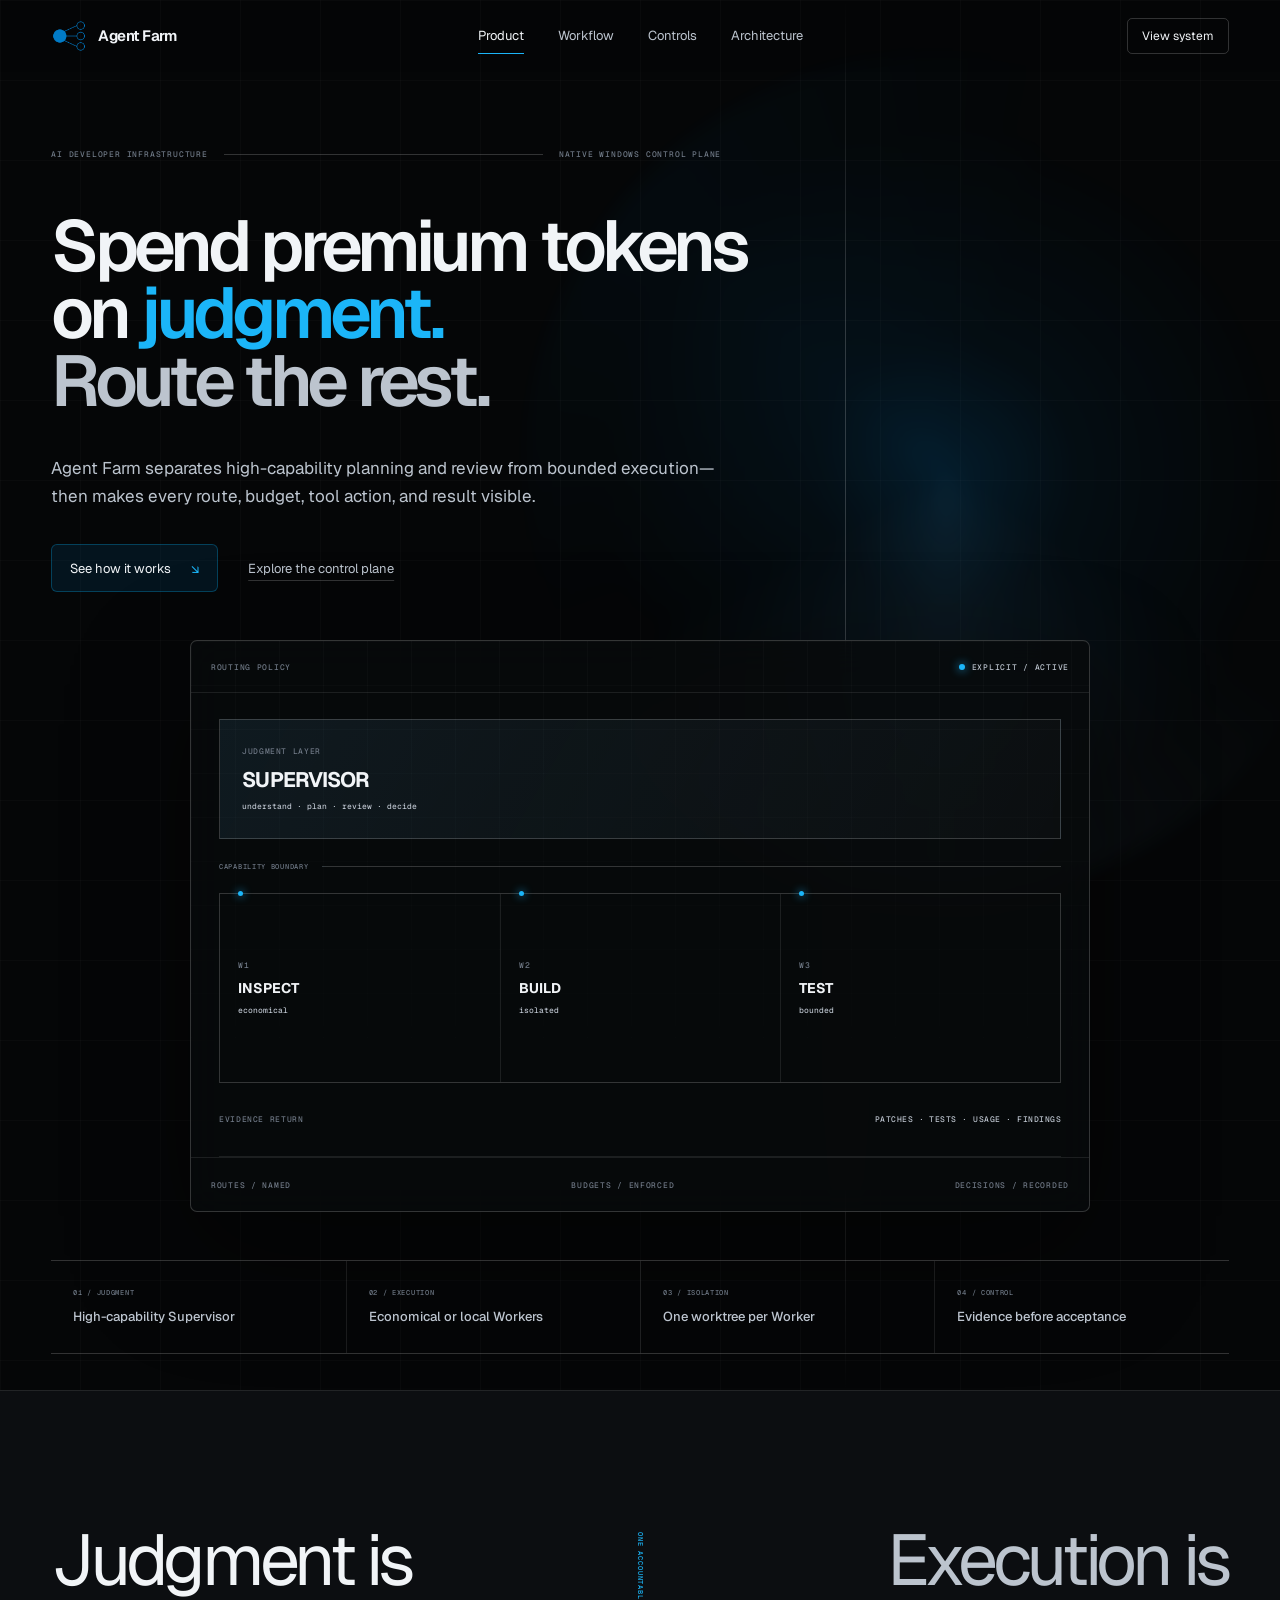
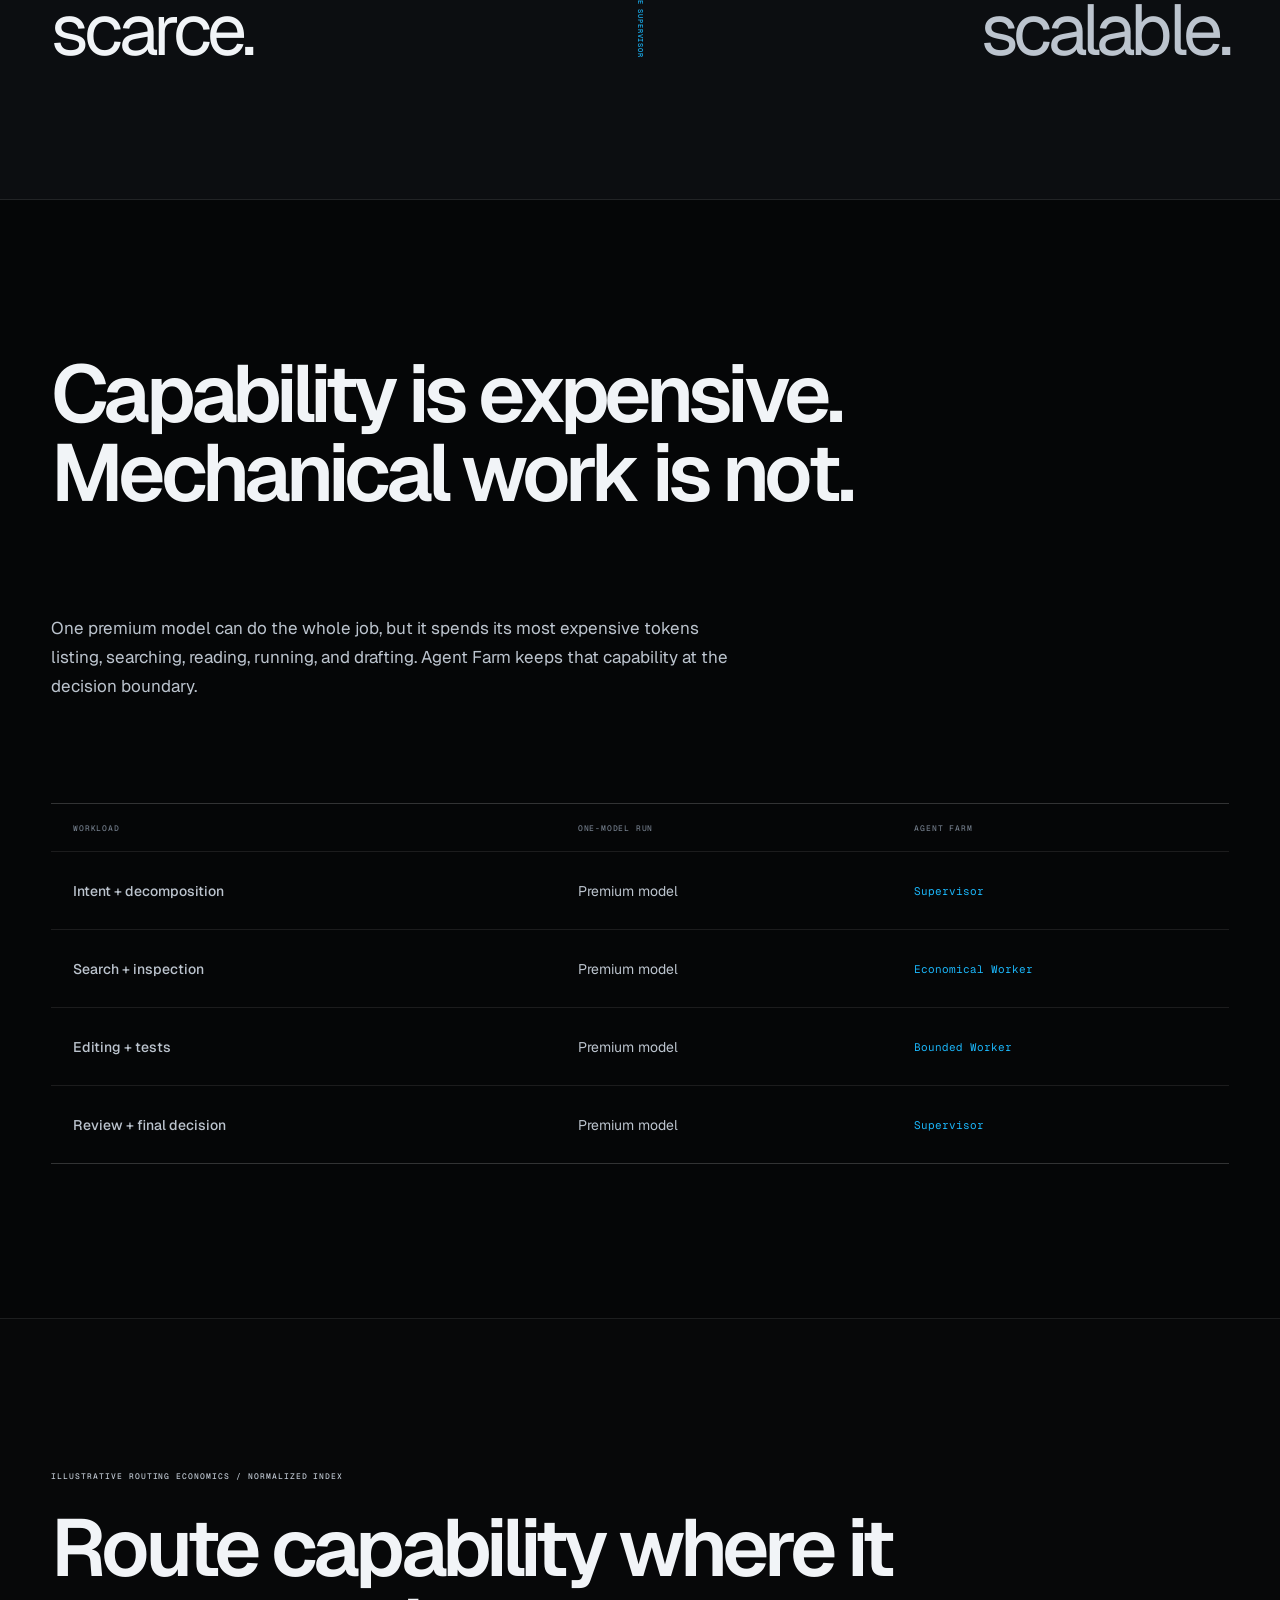
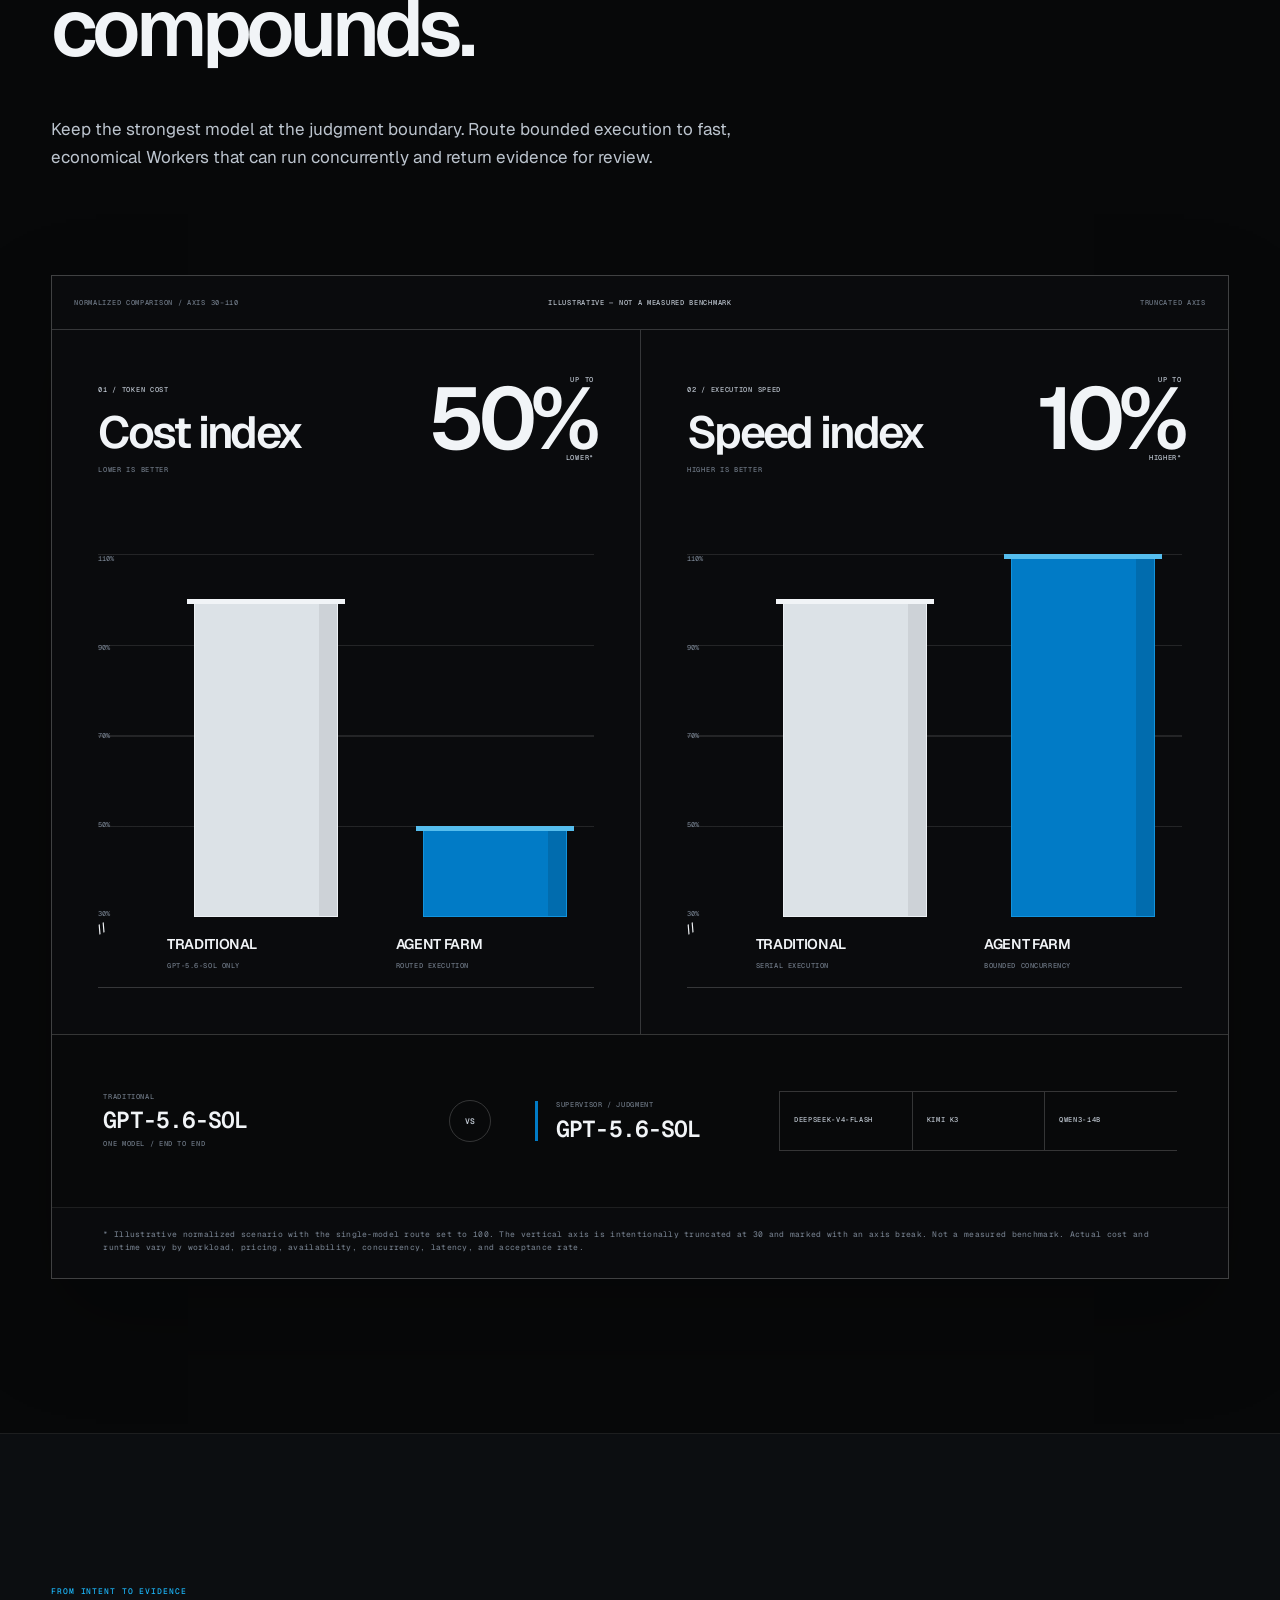
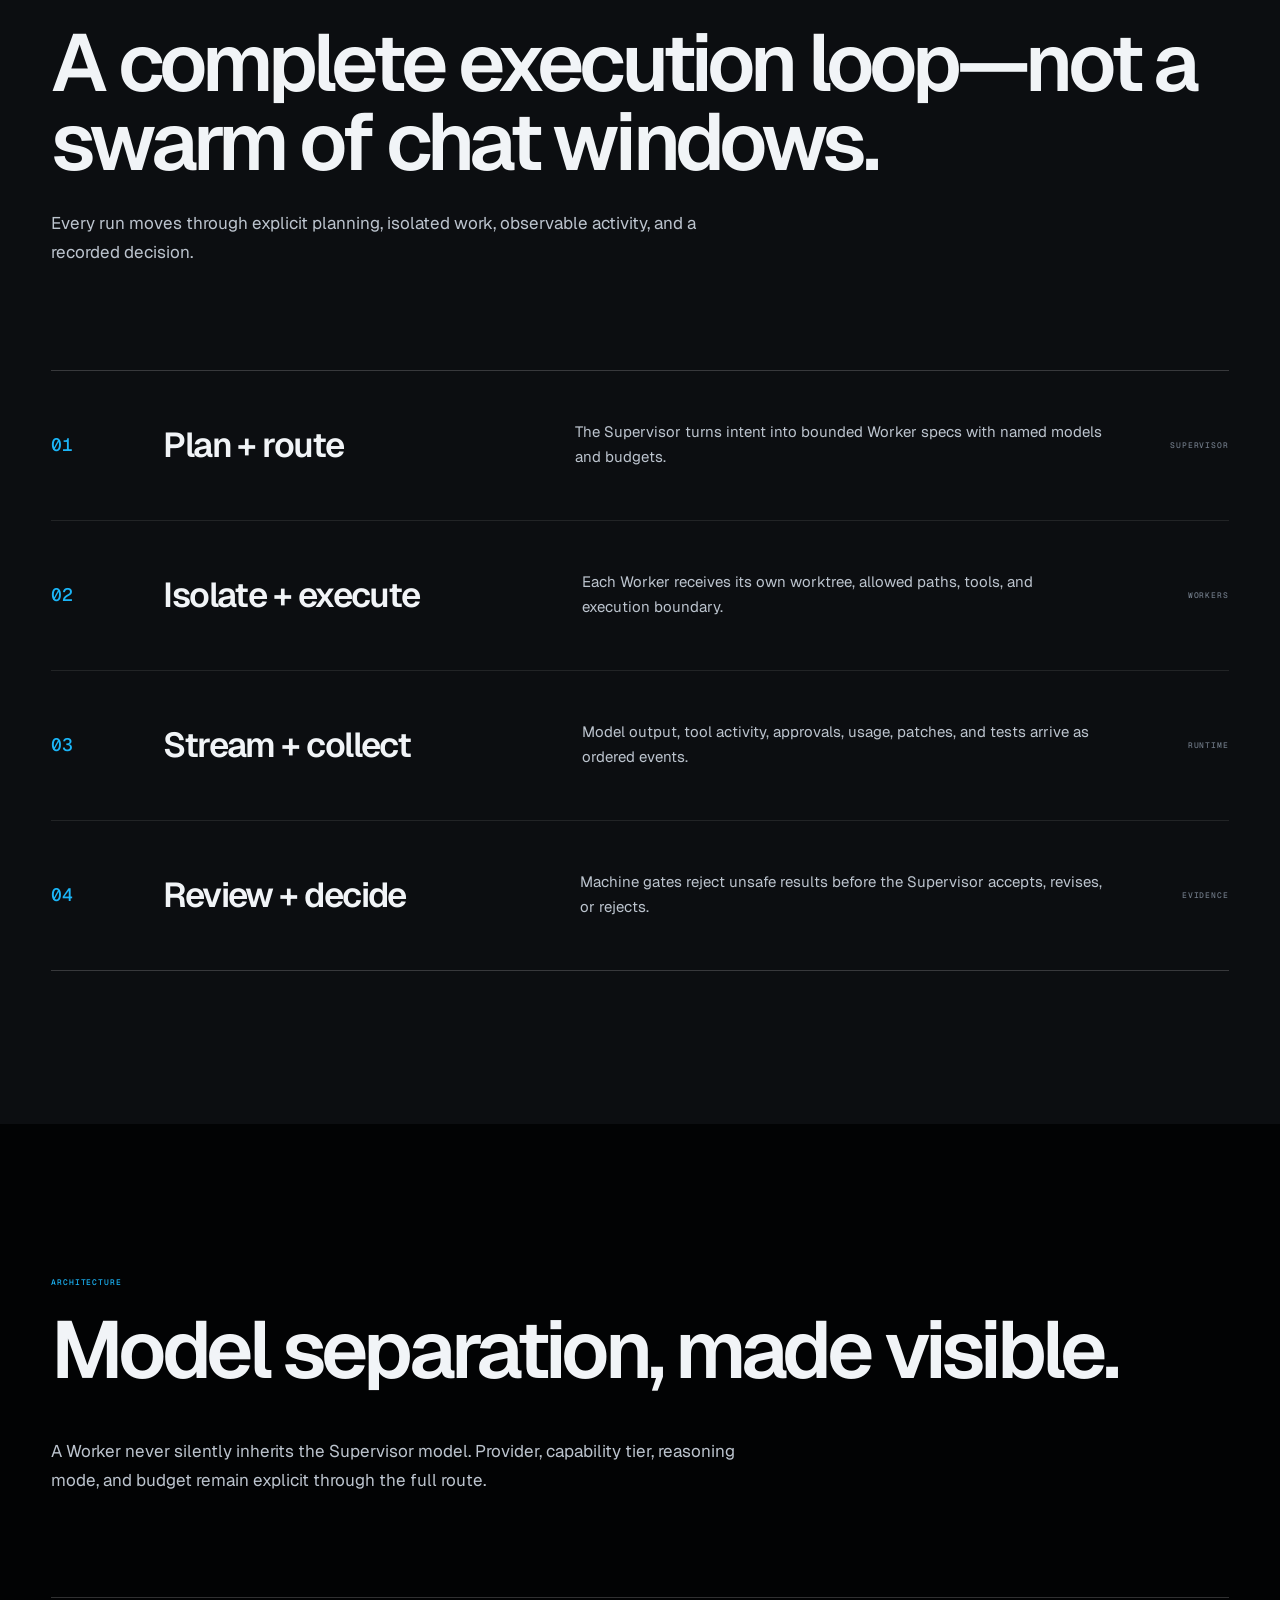
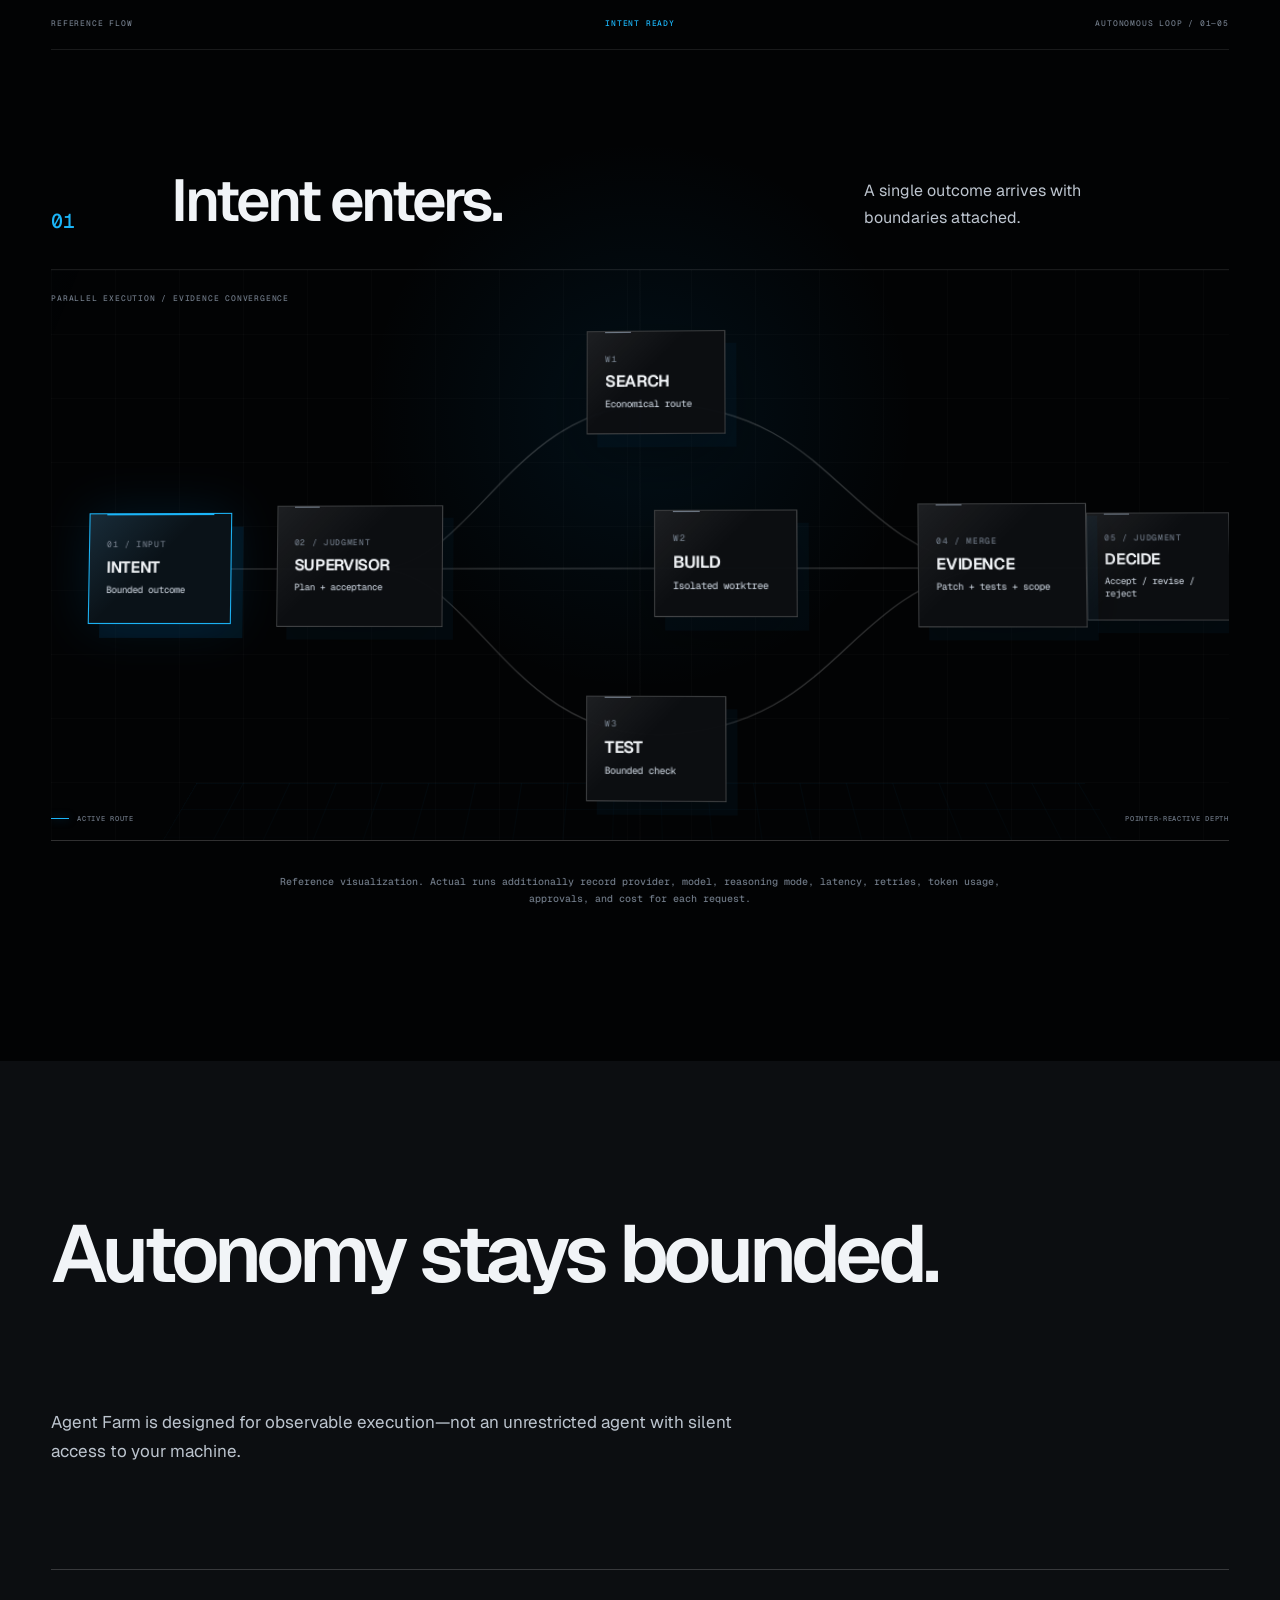
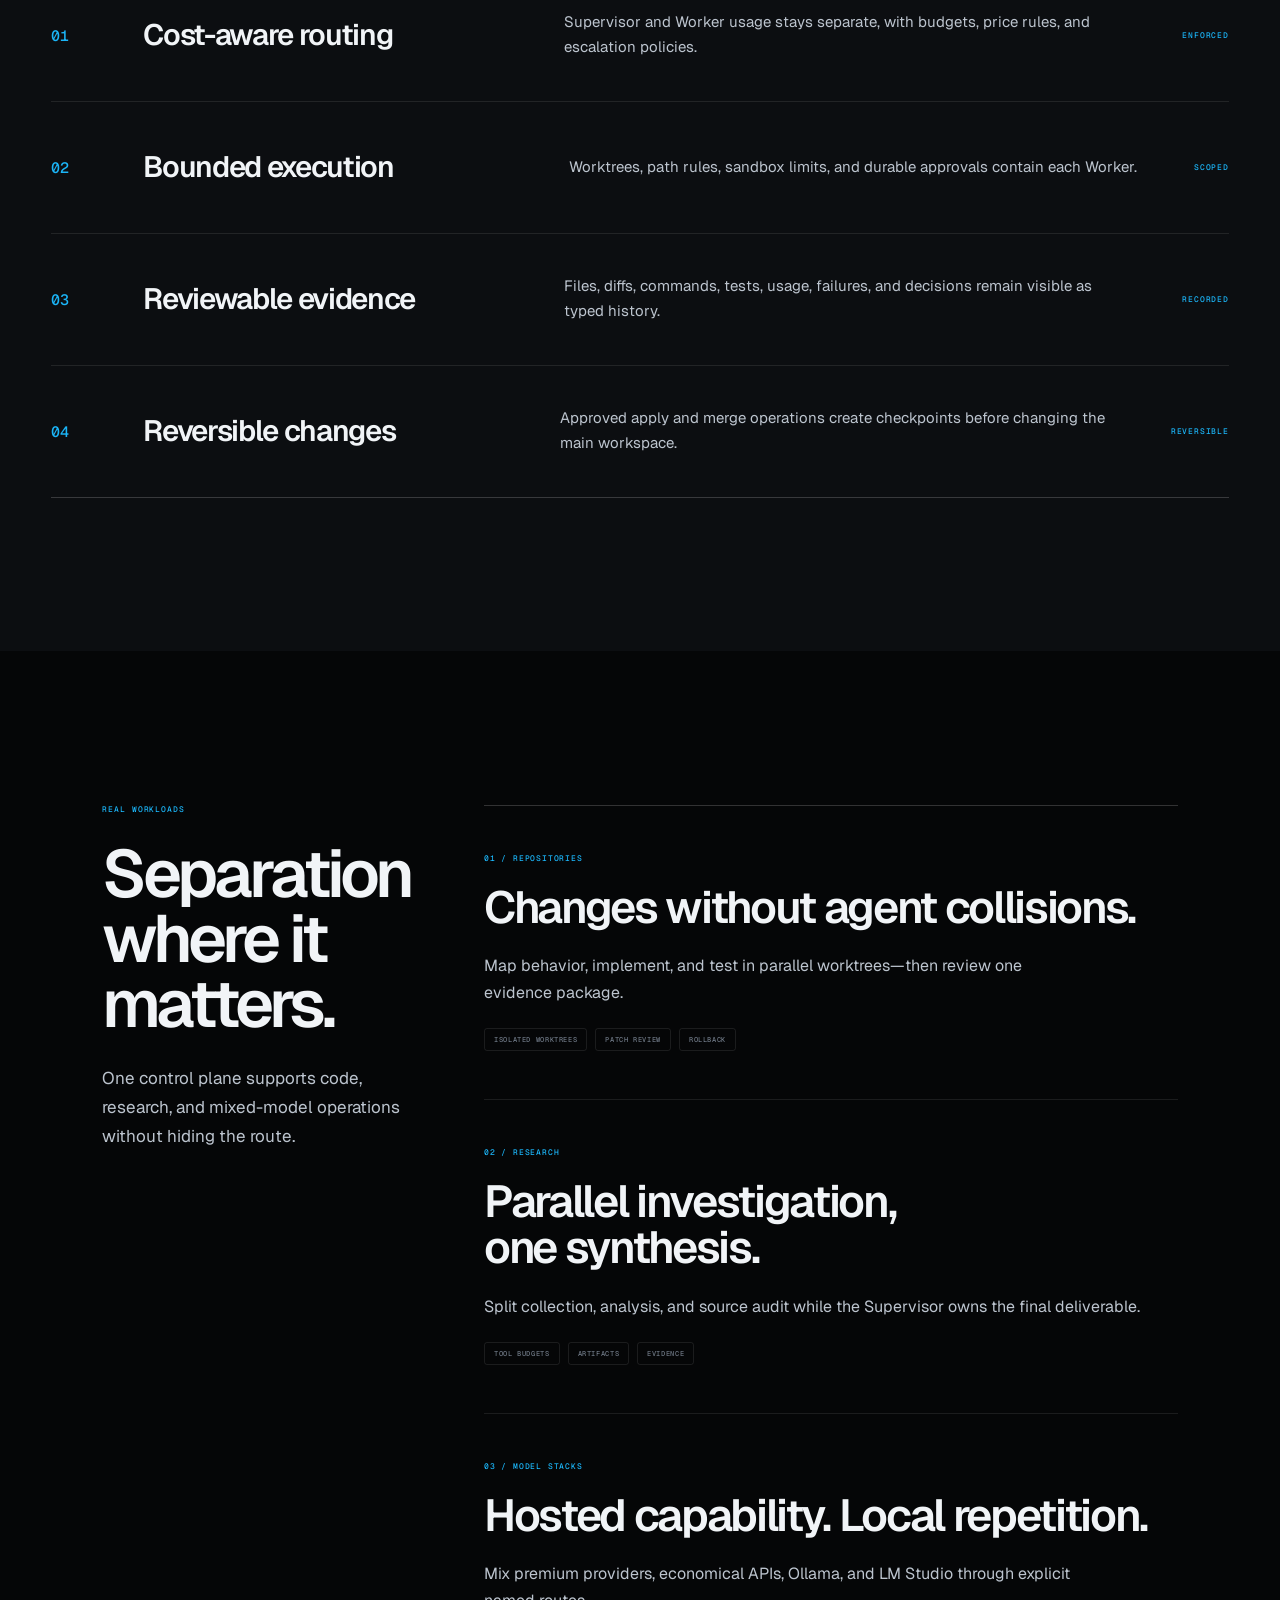
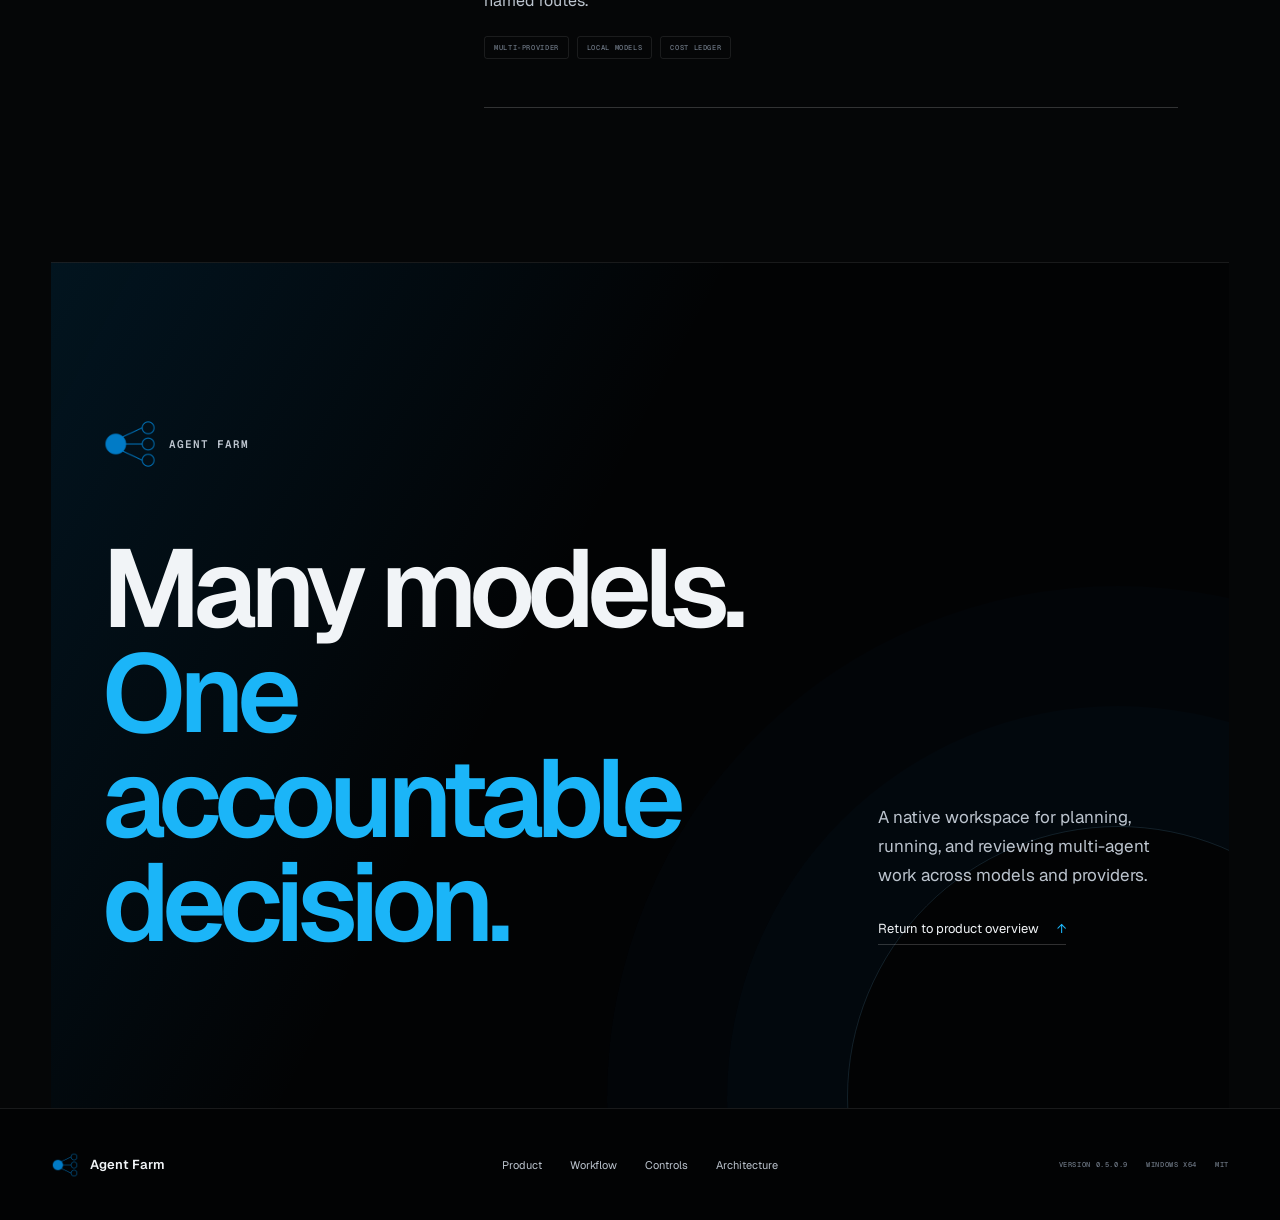
<file: website/archive/v8/index.html>
<!doctype html>
<html lang="en">
  <head>
    <meta charset="UTF-8" />
    <meta name="viewport" content="width=device-width, initial-scale=1.0" />
    <meta
      name="description"
      content="Agent Farm is a native Windows control plane that keeps premium models focused on judgment while economical and local Workers handle bounded execution."
    />
    <meta name="theme-color" content="#050607" />
    <meta property="og:title" content="Agent Farm — Multi-model execution under control" />
    <meta
      property="og:description"
      content="Use your best model for judgment. Route bounded work to economical and local models."
    />
    <meta property="og:type" content="website" />
    <title>Agent Farm — Multi-model execution under control</title>
    <link rel="icon" type="image/png" href="./assets/agent-farm-brand/agent-farm-512x512.png" />
    <link rel="preconnect" href="https://fonts.googleapis.com" />
    <link rel="preconnect" href="https://fonts.gstatic.com" crossorigin />
    <link
      href="https://fonts.googleapis.com/css2?family=Geist:wght@400;500;600;650;700&family=Geist+Mono:wght@400;500;600&display=swap"
      rel="stylesheet"
    />
    <link rel="stylesheet" href="./styles.css" />
  </head>
  <body>
    <a class="skip-link" href="#main-content">Skip to content</a>

    <header class="site-header">
      <a class="brand" href="#product" aria-label="Agent Farm home">
        <img
          src="./assets/agent-farm-brand/agent-farm-512x512.png"
          alt=""
          width="36"
          height="36"
        />
        <span>Agent Farm</span>
      </a>

      <nav class="site-nav" id="primary-nav" aria-label="Primary navigation">
        <a href="#product">Product</a>
        <a href="#workflow">Workflow</a>
        <a href="#controls">Controls</a>
        <a href="#architecture">Architecture</a>
      </nav>

      <div class="header-side">
        <span>WINDOWS / LOCAL-FIRST</span>
        <a class="header-link" href="#architecture">View system</a>
      </div>

      <button
        class="menu-toggle"
        type="button"
        aria-expanded="false"
        aria-controls="primary-nav"
        aria-label="Open navigation"
      >
        <span></span>
        <span></span>
      </button>
    </header>

    <main id="main-content">
      <section class="hero" id="product" aria-labelledby="hero-title">
        <div class="hero-mesh" aria-hidden="true"></div>

        <div class="hero-copy reveal">
          <div class="hero-kicker">
            <span>AI DEVELOPER INFRASTRUCTURE</span>
            <i></i>
            <span>NATIVE WINDOWS CONTROL PLANE</span>
          </div>

          <h1 id="hero-title">
            Spend premium tokens<br />
            on <em>judgment.</em><br />
            <span>Route the rest.</span>
          </h1>

          <p>
            Agent Farm separates high-capability planning and review from bounded execution—then
            makes every route, budget, tool action, and result visible.
          </p>

          <div class="hero-actions">
            <a class="primary-action" href="#workflow">See how it works <span>↘</span></a>
            <a class="text-action" href="#controls">Explore the control plane</a>
          </div>
        </div>

        <aside class="hero-system reveal" aria-label="Agent Farm model separation overview">
          <div class="system-bar">
            <span>ROUTING POLICY</span>
            <strong><i></i> EXPLICIT / ACTIVE</strong>
          </div>

          <div class="system-body">
            <div class="system-role supervisor-role">
              <span>JUDGMENT LAYER</span>
              <strong>SUPERVISOR</strong>
              <small>understand · plan · review · decide</small>
            </div>

            <div class="capability-boundary" aria-hidden="true">
              <span>CAPABILITY BOUNDARY</span>
              <i></i>
            </div>

            <div class="worker-routes">
              <div class="worker-route">
                <span>W1</span>
                <strong>INSPECT</strong>
                <small>economical</small>
                <i></i>
              </div>
              <div class="worker-route">
                <span>W2</span>
                <strong>BUILD</strong>
                <small>isolated</small>
                <i></i>
              </div>
              <div class="worker-route">
                <span>W3</span>
                <strong>TEST</strong>
                <small>bounded</small>
                <i></i>
              </div>
            </div>

            <div class="evidence-return">
              <span>EVIDENCE RETURN</span>
              <strong>PATCHES · TESTS · USAGE · FINDINGS</strong>
            </div>
          </div>

          <div class="system-footer">
            <span>ROUTES / NAMED</span>
            <span>BUDGETS / ENFORCED</span>
            <span>DECISIONS / RECORDED</span>
          </div>
        </aside>

        <div class="hero-ledger reveal" aria-label="Core Agent Farm properties">
          <div>
            <span>01 / JUDGMENT</span>
            <strong>High-capability Supervisor</strong>
          </div>
          <div>
            <span>02 / EXECUTION</span>
            <strong>Economical or local Workers</strong>
          </div>
          <div>
            <span>03 / ISOLATION</span>
            <strong>One worktree per Worker</strong>
          </div>
          <div>
            <span>04 / CONTROL</span>
            <strong>Evidence before acceptance</strong>
          </div>
        </div>
      </section>

      <section class="statement-strip" aria-label="Agent Farm operating principle">
        <p class="reveal">Judgment is scarce.</p>
        <span>ONE ACCOUNTABLE SUPERVISOR</span>
        <p class="reveal">Execution is scalable.</p>
      </section>

      <section class="problem-section" aria-labelledby="problem-title">
        <div class="problem-lead reveal">
          <h2 id="problem-title">Capability is expensive. Mechanical work is not.</h2>
          <p>
            One premium model can do the whole job, but it spends its most expensive tokens listing,
            searching, reading, running, and drafting. Agent Farm keeps that capability at the
            decision boundary.
          </p>
        </div>

        <div class="comparison-ledger reveal" role="table" aria-label="Routing model comparison">
          <div class="comparison-head" role="row">
            <span role="columnheader">WORKLOAD</span>
            <span role="columnheader">ONE-MODEL RUN</span>
            <span role="columnheader">AGENT FARM</span>
          </div>
          <div role="row">
            <strong role="cell">Intent + decomposition</strong>
            <span role="cell">Premium model</span>
            <span role="cell" class="signal">Supervisor</span>
          </div>
          <div role="row">
            <strong role="cell">Search + inspection</strong>
            <span role="cell">Premium model</span>
            <span role="cell" class="signal">Economical Worker</span>
          </div>
          <div role="row">
            <strong role="cell">Editing + tests</strong>
            <span role="cell">Premium model</span>
            <span role="cell" class="signal">Bounded Worker</span>
          </div>
          <div role="row">
            <strong role="cell">Review + final decision</strong>
            <span role="cell">Premium model</span>
            <span role="cell" class="signal">Supervisor</span>
          </div>
        </div>
      </section>

      <section class="economics-section" id="economics" aria-labelledby="economics-title">
        <div class="economics-heading reveal">
          <div>
            <span>ILLUSTRATIVE ROUTING ECONOMICS / NORMALIZED INDEX</span>
            <h2 id="economics-title">Route capability where it compounds.</h2>
          </div>
          <p>
            Keep the strongest model at the judgment boundary. Route bounded execution to fast,
            economical Workers that can run concurrently and return evidence for review.
          </p>
        </div>

        <div class="economics-chart reveal" id="economics-chart">
          <div class="economics-topline">
            <span>NORMALIZED COMPARISON / AXIS 30–110</span>
            <strong>ILLUSTRATIVE — NOT A MEASURED BENCHMARK</strong>
            <span>TRUNCATED AXIS</span>
          </div>

          <div class="economics-plots">
            <article class="metric-plot metric-cost" aria-labelledby="cost-index-title">
              <div class="metric-heading">
                <div>
                  <span>01 / TOKEN COST</span>
                  <h3 id="cost-index-title">Cost index</h3>
                  <small>LOWER IS BETTER</small>
                </div>
                <p><span>UP TO</span><strong>50%</strong><em>LOWER*</em></p>
              </div>

              <div class="bar-stage" role="img" aria-label="Illustrative normalized cost index on a visibly truncated 30 to 110 percent axis: single-model route 100, Agent Farm route 50">
                <div class="chart-scale" aria-hidden="true">
                  <span>110%</span><span>90%</span><span>70%</span><span>50%</span><span>30%</span>
                </div>
                <div class="bar-column bar-baseline">
                  <div class="bar-rail" style="--bar-height: 87.5%; --bar-delay: 80ms">
                    <div class="bar-fill"></div>
                  </div>
                  <div class="bar-label"><strong>TRADITIONAL</strong><span>GPT-5.6-SOL ONLY</span></div>
                </div>
                <div class="bar-column bar-farm">
                  <div class="bar-rail" style="--bar-height: 25%; --bar-delay: 230ms">
                    <div class="bar-fill"></div>
                  </div>
                  <div class="bar-label"><strong>AGENT FARM</strong><span>ROUTED EXECUTION</span></div>
                </div>
              </div>
            </article>

            <article class="metric-plot metric-speed" aria-labelledby="speed-index-title">
              <div class="metric-heading">
                <div>
                  <span>02 / EXECUTION SPEED</span>
                  <h3 id="speed-index-title">Speed index</h3>
                  <small>HIGHER IS BETTER</small>
                </div>
                <p><span>UP TO</span><strong>10%</strong><em>HIGHER*</em></p>
              </div>

              <div class="bar-stage" role="img" aria-label="Illustrative normalized execution speed index on a visibly truncated 30 to 110 percent axis: single-model route 100, Agent Farm route 110">
                <div class="chart-scale" aria-hidden="true">
                  <span>110%</span><span>90%</span><span>70%</span><span>50%</span><span>30%</span>
                </div>
                <div class="bar-column bar-baseline">
                  <div class="bar-rail" style="--bar-height: 87.5%; --bar-delay: 130ms">
                    <div class="bar-fill"></div>
                  </div>
                  <div class="bar-label"><strong>TRADITIONAL</strong><span>SERIAL EXECUTION</span></div>
                </div>
                <div class="bar-column bar-farm">
                  <div class="bar-rail" style="--bar-height: 100%; --bar-delay: 280ms">
                    <div class="bar-fill"></div>
                  </div>
                  <div class="bar-label"><strong>AGENT FARM</strong><span>BOUNDED CONCURRENCY</span></div>
                </div>
              </div>
            </article>
          </div>

          <div class="routing-roster" aria-label="Illustrative model routing configuration">
            <div class="roster-baseline">
              <span>TRADITIONAL</span>
              <strong>GPT-5.6-SOL</strong>
              <small>ONE MODEL / END TO END</small>
            </div>
            <div class="roster-transfer" aria-hidden="true">
              <span>VS</span>
            </div>
            <div class="roster-farm">
              <div>
                <span>SUPERVISOR / JUDGMENT</span>
                <strong>GPT-5.6-SOL</strong>
              </div>
              <ul>
                <li>DEEPSEEK-V4-FLASH</li>
                <li>KIMI K3</li>
                <li>QWEN3-14B</li>
              </ul>
            </div>
          </div>

          <p class="economics-disclosure">
            * Illustrative normalized scenario with the single-model route set to 100. The vertical
            axis is intentionally truncated at 30 and marked with an axis break. Not a measured benchmark.
            Actual cost and runtime vary by workload, pricing, availability, concurrency, latency, and acceptance rate.
          </p>
        </div>
      </section>

      <section class="workflow-section" id="workflow" aria-labelledby="workflow-title">
        <div class="workflow-intro reveal">
          <span>FROM INTENT TO EVIDENCE</span>
          <h2 id="workflow-title">A complete execution loop—not a swarm of chat windows.</h2>
          <p>
            Every run moves through explicit planning, isolated work, observable activity, and a
            recorded decision.
          </p>
        </div>

        <ol class="workflow-list">
          <li class="reveal">
            <span>01</span>
            <div>
              <h3>Plan + route</h3>
              <p>The Supervisor turns intent into bounded Worker specs with named models and budgets.</p>
            </div>
            <strong>SUPERVISOR</strong>
          </li>
          <li class="reveal">
            <span>02</span>
            <div>
              <h3>Isolate + execute</h3>
              <p>Each Worker receives its own worktree, allowed paths, tools, and execution boundary.</p>
            </div>
            <strong>WORKERS</strong>
          </li>
          <li class="reveal">
            <span>03</span>
            <div>
              <h3>Stream + collect</h3>
              <p>Model output, tool activity, approvals, usage, patches, and tests arrive as ordered events.</p>
            </div>
            <strong>RUNTIME</strong>
          </li>
          <li class="reveal">
            <span>04</span>
            <div>
              <h3>Review + decide</h3>
              <p>Machine gates reject unsafe results before the Supervisor accepts, revises, or rejects.</p>
            </div>
            <strong>EVIDENCE</strong>
          </li>
        </ol>
      </section>

      <section class="architecture-section" id="architecture" aria-labelledby="architecture-title">
        <div class="architecture-heading reveal">
          <div>
            <span>ARCHITECTURE</span>
            <h2 id="architecture-title">Model separation, made visible.</h2>
          </div>
          <p>
            A Worker never silently inherits the Supervisor model. Provider, capability tier,
            reasoning mode, and budget remain explicit through the full route.
          </p>
        </div>

        <div class="architecture-stage reveal" data-phase="0">
          <div class="architecture-statusbar">
            <span>REFERENCE FLOW</span>
            <strong id="architecture-status">INTENT READY</strong>
            <span>AUTONOMOUS LOOP / 01—05</span>
          </div>

          <div class="phase-display">
            <span id="phase-number">01</span>
            <h3 id="phase-title">Intent enters.</h3>
            <p id="phase-copy">A single outcome arrives with boundaries attached.</p>
          </div>

          <div
            class="branch-scene"
            id="branch-scene"
            aria-label="Three-dimensional branching Agent Farm routing architecture"
          >
            <div class="branch-floor" aria-hidden="true"></div>

            <div class="branch-world">
              <svg
                class="branch-network branch-network-desktop"
                viewBox="0 0 1200 620"
                preserveAspectRatio="none"
                aria-hidden="true"
              >
                <path class="branch-path route-intent" d="M105 310 C175 310 235 310 330 310" />
                <path class="branch-path route-worker" d="M330 310 C430 300 465 110 620 110" />
                <path class="branch-path route-worker" d="M330 310 C455 310 545 310 684 310" />
                <path class="branch-path route-worker" d="M330 310 C430 320 465 510 620 510" />
                <path class="branch-path route-merge" d="M620 110 C800 120 805 275 948 310" />
                <path class="branch-path route-merge" d="M684 310 C780 310 850 310 948 310" />
                <path class="branch-path route-merge" d="M620 510 C800 500 805 345 948 310" />
                <path class="branch-path route-decision" d="M948 310 C1015 310 1060 310 1110 310" />

                <path class="branch-packet packet-intent" d="M-7 -5 L5 0 L-7 5 Z">
                  <animateMotion rotate="auto" dur="1.45s" repeatCount="indefinite" path="M105 310 C175 310 235 310 330 310" />
                </path>
                <path class="branch-packet packet-worker packet-worker-a" d="M-7 -5 L5 0 L-7 5 Z">
                  <animateMotion rotate="auto" dur="1.8s" repeatCount="indefinite" path="M330 310 C430 300 465 110 620 110" />
                </path>
                <path class="branch-packet packet-worker packet-worker-b" d="M-7 -5 L5 0 L-7 5 Z">
                  <animateMotion rotate="auto" begin="-.55s" dur="1.8s" repeatCount="indefinite" path="M330 310 C455 310 545 310 684 310" />
                </path>
                <path class="branch-packet packet-worker packet-worker-c" d="M-7 -5 L5 0 L-7 5 Z">
                  <animateMotion rotate="auto" begin="-1.1s" dur="1.8s" repeatCount="indefinite" path="M330 310 C430 320 465 510 620 510" />
                </path>
                <path class="branch-packet packet-merge packet-merge-a" d="M-7 -5 L5 0 L-7 5 Z">
                  <animateMotion rotate="auto" dur="1.7s" repeatCount="indefinite" path="M620 110 C800 120 805 275 948 310" />
                </path>
                <path class="branch-packet packet-merge packet-merge-b" d="M-7 -5 L5 0 L-7 5 Z">
                  <animateMotion rotate="auto" begin="-.5s" dur="1.7s" repeatCount="indefinite" path="M684 310 C780 310 850 310 948 310" />
                </path>
                <path class="branch-packet packet-merge packet-merge-c" d="M-7 -5 L5 0 L-7 5 Z">
                  <animateMotion rotate="auto" begin="-1s" dur="1.7s" repeatCount="indefinite" path="M620 510 C800 500 805 345 948 310" />
                </path>
                <path class="branch-packet packet-decision" d="M-7 -5 L5 0 L-7 5 Z">
                  <animateMotion rotate="auto" dur="1.35s" repeatCount="indefinite" path="M948 310 C1015 310 1060 310 1110 310" />
                </path>
              </svg>

              <svg
                class="branch-network branch-network-mobile"
                viewBox="0 0 360 720"
                preserveAspectRatio="none"
                aria-hidden="true"
              >
                <path class="branch-path route-intent" d="M180 55 C180 105 180 140 180 185" />
                <path class="branch-path route-worker" d="M180 185 C180 255 55 275 55 350" />
                <path class="branch-path route-worker" d="M180 185 C180 250 180 290 180 350" />
                <path class="branch-path route-worker" d="M180 185 C180 255 305 275 305 350" />
                <path class="branch-path route-merge" d="M55 350 C55 440 180 455 180 535" />
                <path class="branch-path route-merge" d="M180 350 C180 420 180 465 180 535" />
                <path class="branch-path route-merge" d="M305 350 C305 440 180 455 180 535" />
                <path class="branch-path route-decision" d="M180 535 C180 585 180 620 180 665" />

                <path class="branch-packet packet-intent" d="M-7 -5 L5 0 L-7 5 Z">
                  <animateMotion rotate="auto" dur="1.45s" repeatCount="indefinite" path="M180 55 C180 105 180 140 180 185" />
                </path>
                <path class="branch-packet packet-worker packet-worker-a" d="M-7 -5 L5 0 L-7 5 Z">
                  <animateMotion rotate="auto" dur="1.8s" repeatCount="indefinite" path="M180 185 C180 255 55 275 55 350" />
                </path>
                <path class="branch-packet packet-worker packet-worker-b" d="M-7 -5 L5 0 L-7 5 Z">
                  <animateMotion rotate="auto" begin="-.55s" dur="1.8s" repeatCount="indefinite" path="M180 185 C180 250 180 290 180 350" />
                </path>
                <path class="branch-packet packet-worker packet-worker-c" d="M-7 -5 L5 0 L-7 5 Z">
                  <animateMotion rotate="auto" begin="-1.1s" dur="1.8s" repeatCount="indefinite" path="M180 185 C180 255 305 275 305 350" />
                </path>
                <path class="branch-packet packet-merge packet-merge-a" d="M-7 -5 L5 0 L-7 5 Z">
                  <animateMotion rotate="auto" dur="1.7s" repeatCount="indefinite" path="M55 350 C55 440 180 455 180 535" />
                </path>
                <path class="branch-packet packet-merge packet-merge-b" d="M-7 -5 L5 0 L-7 5 Z">
                  <animateMotion rotate="auto" begin="-.5s" dur="1.7s" repeatCount="indefinite" path="M180 350 C180 420 180 465 180 535" />
                </path>
                <path class="branch-packet packet-merge packet-merge-c" d="M-7 -5 L5 0 L-7 5 Z">
                  <animateMotion rotate="auto" begin="-1s" dur="1.7s" repeatCount="indefinite" path="M305 350 C305 440 180 455 180 535" />
                </path>
                <path class="branch-packet packet-decision" d="M-7 -5 L5 0 L-7 5 Z">
                  <animateMotion rotate="auto" dur="1.35s" repeatCount="indefinite" path="M180 535 C180 585 180 620 180 665" />
                </path>
              </svg>

              <div class="branch-node node-intent" data-node="0">
                <span>01 / INPUT</span>
                <strong>INTENT</strong>
                <small>Bounded outcome</small>
              </div>
              <div class="branch-node node-supervisor" data-node="1">
                <span>02 / JUDGMENT</span>
                <strong>SUPERVISOR</strong>
                <small>Plan + acceptance</small>
              </div>
              <div class="branch-node branch-worker worker-search" data-node="2">
                <span>W1</span>
                <strong>SEARCH</strong>
                <small>Economical route</small>
              </div>
              <div class="branch-node branch-worker worker-build" data-node="2">
                <span>W2</span>
                <strong>BUILD</strong>
                <small>Isolated worktree</small>
              </div>
              <div class="branch-node branch-worker worker-test" data-node="2">
                <span>W3</span>
                <strong>TEST</strong>
                <small>Bounded check</small>
              </div>
              <div class="branch-node node-evidence" data-node="3">
                <span>04 / MERGE</span>
                <strong>EVIDENCE</strong>
                <small>Patch + tests + scope</small>
              </div>
              <div class="branch-node node-decision" data-node="4">
                <span>05 / JUDGMENT</span>
                <strong>DECIDE</strong>
                <small>Accept / revise / reject</small>
              </div>
            </div>

            <div class="branch-legend" aria-hidden="true">
              <span><i></i>ACTIVE ROUTE</span>
              <span>POINTER-REACTIVE DEPTH</span>
            </div>
          </div>
        </div>

        <p class="architecture-note reveal">
          Reference visualization. Actual runs additionally record provider, model, reasoning mode,
          latency, retries, token usage, approvals, and cost for each request.
        </p>
      </section>

      <section class="controls-section" id="controls" aria-labelledby="controls-title">
        <div class="controls-heading reveal">
          <h2 id="controls-title">Autonomy stays bounded.</h2>
          <p>
            Agent Farm is designed for observable execution—not an unrestricted agent with silent
            access to your machine.
          </p>
        </div>

        <div class="control-ledger" role="list">
          <article class="reveal" role="listitem">
            <span>01</span>
            <h3>Cost-aware routing</h3>
            <p>Supervisor and Worker usage stays separate, with budgets, price rules, and escalation policies.</p>
            <strong>ENFORCED</strong>
          </article>
          <article class="reveal" role="listitem">
            <span>02</span>
            <h3>Bounded execution</h3>
            <p>Worktrees, path rules, sandbox limits, and durable approvals contain each Worker.</p>
            <strong>SCOPED</strong>
          </article>
          <article class="reveal" role="listitem">
            <span>03</span>
            <h3>Reviewable evidence</h3>
            <p>Files, diffs, commands, tests, usage, failures, and decisions remain visible as typed history.</p>
            <strong>RECORDED</strong>
          </article>
          <article class="reveal" role="listitem">
            <span>04</span>
            <h3>Reversible changes</h3>
            <p>Approved apply and merge operations create checkpoints before changing the main workspace.</p>
            <strong>REVERSIBLE</strong>
          </article>
        </div>
      </section>

      <section class="use-cases" aria-labelledby="use-cases-title">
        <div class="use-cases-intro reveal">
          <span>REAL WORKLOADS</span>
          <h2 id="use-cases-title">Separation where it matters.</h2>
          <p>One control plane supports code, research, and mixed-model operations without hiding the route.</p>
        </div>

        <div class="use-case-list">
          <article class="reveal">
            <span>01 / REPOSITORIES</span>
            <h3>Changes without agent collisions.</h3>
            <p>Map behavior, implement, and test in parallel worktrees—then review one evidence package.</p>
            <div><i>ISOLATED WORKTREES</i><i>PATCH REVIEW</i><i>ROLLBACK</i></div>
          </article>
          <article class="reveal">
            <span>02 / RESEARCH</span>
            <h3>Parallel investigation, one synthesis.</h3>
            <p>Split collection, analysis, and source audit while the Supervisor owns the final deliverable.</p>
            <div><i>TOOL BUDGETS</i><i>ARTIFACTS</i><i>EVIDENCE</i></div>
          </article>
          <article class="reveal">
            <span>03 / MODEL STACKS</span>
            <h3>Hosted capability. Local repetition.</h3>
            <p>Mix premium providers, economical APIs, Ollama, and LM Studio through explicit named routes.</p>
            <div><i>MULTI-PROVIDER</i><i>LOCAL MODELS</i><i>COST LEDGER</i></div>
          </article>
        </div>
      </section>

      <section class="closing" aria-labelledby="closing-title">
        <div class="closing-brand reveal">
          <img
            src="./assets/agent-farm-brand/agent-farm-512x512.png"
            alt=""
            width="56"
            height="56"
          />
          <span>AGENT FARM</span>
        </div>

        <h2 id="closing-title" class="reveal">
          Many models.<br />
          <em>One accountable decision.</em>
        </h2>

        <div class="closing-copy reveal">
          <p>A native workspace for planning, running, and reviewing multi-agent work across models and providers.</p>
          <a href="#product">Return to product overview <span>↑</span></a>
        </div>
      </section>
    </main>

    <footer class="site-footer">
      <div class="footer-brand">
        <img
          src="./assets/agent-farm-brand/agent-farm-512x512.png"
          alt=""
          width="28"
          height="28"
        />
        <span>Agent Farm</span>
      </div>
      <nav aria-label="Footer navigation">
        <a href="#product">Product</a>
        <a href="#workflow">Workflow</a>
        <a href="#controls">Controls</a>
        <a href="#architecture">Architecture</a>
      </nav>
      <div class="footer-meta">
        <span>VERSION 0.5.0.9</span>
        <span>WINDOWS X64</span>
        <span>MIT</span>
      </div>
    </footer>

    <script src="./app.js" defer></script>
  </body>
</html>
</file>
<file: website/styles.css>
@charset "UTF-8";

:root {
  color-scheme: dark;
  --ink: #050607;
  --ink-deep: #020304;
  --surface: #0c0e11;
  --surface-raised: #111419;
  --surface-bright: #171b21;
  --paper: #f1f4f7;
  --paper-soft: #bcc4ce;
  --muted: #6e7885;
  --line: rgba(255, 255, 255, 0.09);
  --line-strong: rgba(255, 255, 255, 0.18);
  --brand: #017bc6;
  --brand-bright: oklch(73% 0.15 235);
  --brand-soft: oklch(62% 0.13 235 / 0.36);
  --brand-ghost: oklch(48% 0.11 235 / 0.14);
  --display: "Geist", "Segoe UI Variable Display", sans-serif;
  --mono: "Geist Mono", "Cascadia Code", monospace;
  --ease-out: cubic-bezier(0.16, 1, 0.3, 1);
  --ease-quint: cubic-bezier(0.22, 1, 0.36, 1);
  --page: min(1480px, calc(100vw - clamp(40px, 8vw, 128px)));
  --mx: 74%;
  --my: 34%;
}

* {
  box-sizing: border-box;
}

html {
  background: var(--ink);
  scroll-behavior: smooth;
}

body {
  margin: 0;
  min-width: 320px;
  overflow-x: hidden;
  background: var(--ink);
  color: var(--paper);
  font-family: var(--display);
  font-size: 16px;
  -webkit-font-smoothing: antialiased;
}

body.menu-is-open {
  overflow: hidden;
}

body::selection {
  background: var(--brand);
  color: white;
}

a {
  color: inherit;
  text-decoration: none;
}

button,
a {
  font: inherit;
  -webkit-tap-highlight-color: transparent;
}

button:focus-visible,
a:focus-visible {
  outline: 2px solid var(--brand-bright);
  outline-offset: 4px;
}

img {
  display: block;
}

h1,
h2,
h3,
p {
  margin: 0;
  text-wrap: pretty;
}

h1,
h2,
h3 {
  font-weight: 600;
}

.skip-link {
  position: fixed;
  top: 14px;
  left: 14px;
  z-index: 1000;
  transform: translateY(-180%);
  padding: 10px 14px;
  background: var(--paper);
  color: var(--ink);
  transition: transform 180ms var(--ease-out);
}

.skip-link:focus {
  transform: translateY(0);
}

.site-header {
  width: 100%;
  height: 72px;
  display: grid;
  grid-template-columns: minmax(210px, 1fr) auto minmax(210px, 1fr);
  align-items: center;
  position: fixed;
  top: 0;
  left: 0;
  z-index: 100;
  padding: 0 clamp(20px, 4vw, 64px);
  border-bottom: 1px solid transparent;
  background: rgba(5, 6, 7, 0.08);
  backdrop-filter: blur(0);
  transition: background 240ms var(--ease-out), border-color 240ms var(--ease-out), backdrop-filter 240ms var(--ease-out);
}

.site-header.is-scrolled,
.site-header.menu-open {
  border-color: var(--line);
  background: rgba(5, 6, 7, 0.88);
  backdrop-filter: blur(18px);
}

.brand,
.footer-brand,
.closing-brand {
  display: inline-flex;
  align-items: center;
  gap: 11px;
}

.brand img,
.footer-brand img,
.closing-brand img {
  object-fit: contain;
}

.brand span {
  font-size: 15px;
  font-weight: 650;
  letter-spacing: -0.035em;
}

.site-nav {
  display: flex;
  align-items: center;
  gap: 34px;
}

.site-nav a {
  position: relative;
  color: var(--paper-soft);
  font-size: 13px;
  transition: color 180ms var(--ease-out);
}

.site-nav a::after {
  content: "";
  height: 1px;
  position: absolute;
  right: 0;
  bottom: -10px;
  left: 0;
  transform: scaleX(0);
  transform-origin: right;
  background: var(--brand-bright);
  transition: transform 220ms var(--ease-out);
}

.site-nav a:hover,
.site-nav a[aria-current="true"] {
  color: var(--paper);
}

.site-nav a:hover::after,
.site-nav a[aria-current="true"]::after {
  transform: scaleX(1);
  transform-origin: left;
}

.header-side {
  display: flex;
  justify-content: flex-end;
  align-items: center;
  gap: 22px;
}

.header-side > span {
  color: var(--muted);
  font: 500 7px/1 var(--mono);
  letter-spacing: 0.1em;
}

.header-link {
  min-height: 36px;
  display: inline-flex;
  align-items: center;
  padding: 0 14px;
  border: 1px solid var(--line-strong);
  border-radius: 5px;
  font-size: 12px;
  transition: border-color 180ms var(--ease-out), background 180ms var(--ease-out);
}

.header-link:hover {
  border-color: var(--brand-soft);
  background: var(--brand-ghost);
}

.menu-toggle {
  width: 44px;
  height: 44px;
  display: none;
  place-items: center;
  position: relative;
  justify-self: end;
  border: 0;
  background: transparent;
  color: var(--paper);
  cursor: pointer;
}

.menu-toggle span {
  width: 19px;
  height: 1px;
  position: absolute;
  background: currentColor;
  transition: transform 220ms var(--ease-out), top 220ms var(--ease-out);
}

.menu-toggle span:first-child {
  top: 18px;
}

.menu-toggle span:last-child {
  top: 25px;
}

.site-header.menu-open .menu-toggle span:first-child {
  top: 22px;
  transform: rotate(45deg);
}

.site-header.menu-open .menu-toggle span:last-child {
  top: 22px;
  transform: rotate(-45deg);
}

.reveal {
  opacity: 0;
  transform: translateY(22px);
  transition: opacity 720ms var(--ease-quint), transform 880ms var(--ease-quint);
}

.reveal.is-visible {
  opacity: 1;
  transform: translateY(0);
}

.hero {
  min-height: 100svh;
  display: grid;
  grid-template-columns: minmax(0, 1.25fr) minmax(480px, 0.75fr);
  grid-template-rows: minmax(640px, 1fr) auto;
  align-items: center;
  gap: 48px clamp(48px, 6vw, 100px);
  position: relative;
  isolation: isolate;
  overflow: hidden;
  padding: 126px clamp(20px, 4vw, 64px) 36px;
  background:
    linear-gradient(rgba(255,255,255,0.018) 1px, transparent 1px),
    linear-gradient(90deg, rgba(255,255,255,0.018) 1px, transparent 1px),
    var(--ink);
  background-size: 80px 80px, 80px 80px, auto;
}

.hero::after {
  content: "";
  width: 1px;
  height: 100%;
  position: absolute;
  top: 0;
  left: 50%;
  z-index: -1;
  background: linear-gradient(transparent, var(--line-strong) 22%, var(--line-strong) 78%, transparent);
}

.hero-mesh {
  width: 66vw;
  aspect-ratio: 1;
  position: absolute;
  top: var(--my);
  left: var(--mx);
  z-index: -2;
  transform: translate(-50%, -50%);
  border-radius: 50%;
  opacity: 0.82;
  filter: blur(10px);
  background:
    radial-gradient(circle at 50% 50%, rgba(1,123,198,0.23), rgba(1,123,198,0.075) 22%, transparent 58%),
    conic-gradient(from 120deg, transparent, rgba(109,199,255,0.07), transparent 34%, rgba(1,123,198,0.05), transparent 72%);
  transition: top 500ms var(--ease-out), left 500ms var(--ease-out);
}

.hero-copy {
  width: 100%;
  max-width: 900px;
  position: relative;
  z-index: 2;
}

.hero-kicker {
  max-width: 670px;
  display: grid;
  grid-template-columns: auto 1fr auto;
  align-items: center;
  gap: 16px;
  margin-bottom: clamp(38px, 6vh, 70px);
  color: var(--muted);
  font: 500 8px/1 var(--mono);
  letter-spacing: 0.1em;
}

.hero-kicker i {
  height: 1px;
  background: var(--line-strong);
}

.hero h1 {
  font-size: clamp(62px, 5.6vw, 108px);
  line-height: 0.94;
  letter-spacing: -0.065em;
}

.hero h1 em {
  color: var(--brand-bright);
  font-style: normal;
}

.hero h1 > span {
  color: var(--paper-soft);
}

.hero-copy > p {
  max-width: 690px;
  margin-top: 40px;
  color: var(--paper-soft);
  font-size: clamp(17px, 1.25vw, 21px);
  line-height: 1.65;
}

.hero-actions {
  display: flex;
  align-items: center;
  gap: 30px;
  margin-top: 34px;
}

.primary-action {
  min-height: 48px;
  display: inline-flex;
  align-items: center;
  gap: 20px;
  padding: 0 18px;
  border: 1px solid var(--brand-soft);
  border-radius: 6px;
  background: rgba(1,123,198,0.12);
  font-size: 13px;
  transition: transform 180ms var(--ease-out), background 180ms var(--ease-out), border-color 180ms var(--ease-out);
}

.primary-action span {
  color: var(--brand-bright);
}

.primary-action:hover {
  transform: translateY(-2px);
  border-color: var(--brand-bright);
  background: rgba(1,123,198,0.19);
}

.text-action {
  color: var(--paper-soft);
  font-size: 13px;
  text-decoration: underline;
  text-decoration-color: var(--line-strong);
  text-underline-offset: 7px;
  transition: color 180ms var(--ease-out), text-decoration-color 180ms var(--ease-out);
}

.text-action:hover {
  color: var(--paper);
  text-decoration-color: var(--brand-bright);
}

.hero-system {
  width: 100%;
  max-width: 660px;
  min-height: 570px;
  justify-self: end;
  position: relative;
  z-index: 2;
  overflow: hidden;
  border: 1px solid var(--line-strong);
  border-radius: 7px;
  background: rgba(8,10,12,0.82);
  box-shadow: 0 44px 120px rgba(0,0,0,0.42);
  backdrop-filter: blur(18px);
}

.hero-system::before {
  content: "";
  position: absolute;
  inset: 0;
  pointer-events: none;
  background:
    linear-gradient(rgba(255,255,255,0.022) 1px, transparent 1px),
    linear-gradient(90deg, rgba(255,255,255,0.022) 1px, transparent 1px);
  background-size: 44px 44px;
  mask-image: linear-gradient(to bottom, black, transparent 90%);
}

.hero-system::after {
  content: "";
  height: 1px;
  position: absolute;
  right: 0;
  left: 0;
  top: 52px;
  background: linear-gradient(90deg, transparent, var(--brand-bright), transparent);
  opacity: 0;
  animation: system-scan 6.8s var(--ease-out) infinite;
}

@keyframes system-scan {
  0%, 12% { transform: translateY(0); opacity: 0; }
  24% { opacity: 0.7; }
  70% { opacity: 0.24; }
  88%, 100% { transform: translateY(472px); opacity: 0; }
}

.system-bar,
.system-footer {
  min-height: 52px;
  display: flex;
  justify-content: space-between;
  align-items: center;
  position: relative;
  z-index: 2;
  padding: 0 20px;
  color: var(--muted);
  font: 500 8px/1 var(--mono);
  letter-spacing: 0.09em;
}

.system-bar {
  border-bottom: 1px solid var(--line);
}

.system-bar strong {
  display: inline-flex;
  align-items: center;
  gap: 7px;
  color: var(--paper-soft);
  font-weight: 500;
}

.system-bar strong i {
  width: 6px;
  height: 6px;
  border-radius: 50%;
  background: var(--brand-bright);
  box-shadow: 0 0 10px var(--brand-bright);
  animation: status-pulse 1.7s ease-in-out infinite alternate;
}

@keyframes status-pulse {
  from { opacity: 0.42; }
  to { opacity: 1; }
}

.system-body {
  min-height: 464px;
  display: grid;
  grid-template-rows: 120px 54px 1fr 74px;
  position: relative;
  z-index: 1;
  padding: 26px 28px 0;
}

.system-role {
  display: flex;
  flex-direction: column;
  justify-content: center;
  gap: 9px;
  padding: 22px;
  border: 1px solid var(--line-strong);
  background: linear-gradient(120deg, rgba(109,199,255,0.09), rgba(255,255,255,0.015));
}

.system-role span,
.system-role small,
.worker-route span,
.worker-route small,
.evidence-return span {
  color: var(--muted);
  font: 500 8px/1.2 var(--mono);
  letter-spacing: 0.08em;
}

.system-role strong {
  font-size: 21px;
  letter-spacing: -0.035em;
}

.system-role small {
  color: var(--paper-soft);
  letter-spacing: 0;
}

.capability-boundary {
  display: grid;
  grid-template-columns: auto 1fr;
  align-items: center;
  gap: 14px;
  color: var(--muted);
  font: 500 7px/1 var(--mono);
  letter-spacing: 0.1em;
}

.capability-boundary i {
  height: 1px;
  position: relative;
  overflow: hidden;
  background: var(--line-strong);
}

.capability-boundary i::after {
  content: "";
  width: 24%;
  height: 100%;
  position: absolute;
  top: 0;
  left: -24%;
  background: var(--brand-bright);
  box-shadow: 0 0 8px var(--brand-bright);
  animation: boundary-flow 2.8s linear infinite;
}

@keyframes boundary-flow {
  to { left: 100%; }
}

.worker-routes {
  display: grid;
  grid-template-columns: repeat(3, 1fr);
  border: 1px solid var(--line-strong);
}

.worker-route {
  min-width: 0;
  display: flex;
  flex-direction: column;
  justify-content: center;
  gap: 9px;
  position: relative;
  padding: 18px;
}

.worker-route + .worker-route {
  border-left: 1px solid var(--line);
}

.worker-route strong {
  font-size: 14px;
}

.worker-route small {
  color: var(--paper-soft);
  letter-spacing: 0;
}

.worker-route > i {
  width: 5px;
  height: 5px;
  position: absolute;
  top: -3px;
  left: 18px;
  border-radius: 50%;
  background: var(--brand-bright);
  box-shadow: 0 0 9px var(--brand-bright);
  animation: worker-signal 3.2s linear infinite;
}

.worker-route:nth-child(2) > i {
  animation-delay: -1.05s;
}

.worker-route:nth-child(3) > i {
  animation-delay: -2.1s;
}

@keyframes worker-signal {
  0% { left: 14px; opacity: 0; }
  18% { opacity: 1; }
  82% { opacity: 1; }
  100% { left: calc(100% - 18px); opacity: 0; }
}

.evidence-return {
  display: flex;
  justify-content: space-between;
  align-items: center;
  gap: 16px;
  border-bottom: 1px solid var(--line);
}

.evidence-return strong {
  color: var(--paper-soft);
  font: 500 8px/1.2 var(--mono);
  letter-spacing: 0.06em;
  text-align: right;
}

.system-footer {
  min-height: 54px;
  border-top: 1px solid var(--line);
}

.hero-ledger {
  grid-column: 1 / -1;
  display: grid;
  grid-template-columns: repeat(4, 1fr);
  position: relative;
  z-index: 2;
  border-top: 1px solid var(--line-strong);
  border-bottom: 1px solid var(--line-strong);
}

.hero-ledger > div {
  min-height: 92px;
  display: flex;
  flex-direction: column;
  justify-content: center;
  gap: 12px;
  padding: 16px 22px;
}

.hero-ledger > div + div {
  border-left: 1px solid var(--line);
}

.hero-ledger span {
  color: var(--muted);
  font: 500 7px/1 var(--mono);
  letter-spacing: 0.1em;
}

.hero-ledger strong {
  color: var(--paper-soft);
  font-size: 13px;
  font-weight: 500;
}

.statement-strip {
  min-height: 410px;
  display: grid;
  grid-template-columns: minmax(0,1fr) auto minmax(0,1fr);
  align-items: center;
  gap: 34px;
  padding: clamp(90px, 10vw, 160px) clamp(20px, 4vw, 64px);
  border-top: 1px solid var(--line);
  border-bottom: 1px solid var(--line);
  background: var(--surface);
}

.statement-strip p {
  font-size: clamp(50px, 5.6vw, 106px);
  line-height: 0.98;
  letter-spacing: -0.06em;
}

.statement-strip p:last-child {
  color: var(--paper-soft);
  text-align: right;
}

.statement-strip > span {
  color: var(--brand-bright);
  font: 500 7px/1 var(--mono);
  letter-spacing: 0.12em;
  writing-mode: vertical-rl;
}

.problem-section,
.economics-section,
.workflow-section,
.architecture-section,
.controls-section,
.use-cases,
.closing {
  padding: clamp(110px, 12vw, 190px) clamp(20px, 4vw, 64px);
}

.problem-section {
  background: var(--ink);
}

.problem-lead,
.workflow-intro,
.architecture-heading,
.controls-heading,
.use-cases,
.closing {
  width: var(--page);
  margin-inline: auto;
}

.problem-lead {
  display: grid;
  grid-template-columns: minmax(0, 1.35fr) minmax(320px, 0.65fr);
  align-items: end;
  gap: clamp(44px, 8vw, 120px);
}

.problem-lead h2,
.workflow-intro h2,
.architecture-heading h2,
.controls-heading h2,
.use-cases-intro h2 {
  font-size: clamp(52px, 6.3vw, 118px);
  line-height: 0.98;
  letter-spacing: -0.06em;
}

.problem-lead > p,
.workflow-intro > p,
.architecture-heading > p,
.controls-heading > p,
.use-cases-intro > p {
  color: var(--paper-soft);
  font-size: 17px;
  line-height: 1.7;
}

.comparison-ledger {
  width: var(--page);
  margin: clamp(72px, 8vw, 120px) auto 0;
  overflow-x: auto;
  border-bottom: 1px solid var(--line-strong);
  scrollbar-width: thin;
  scrollbar-color: var(--brand) var(--surface);
}

.comparison-ledger > div {
  min-width: 740px;
  display: grid;
  grid-template-columns: 1.2fr 0.8fr 0.8fr;
  align-items: center;
  min-height: 78px;
  border-top: 1px solid var(--line);
}

.comparison-ledger .comparison-head {
  min-height: 48px;
  border-top-color: var(--line-strong);
  color: var(--muted);
  font: 500 8px/1 var(--mono);
  letter-spacing: 0.1em;
}

.comparison-ledger span,
.comparison-ledger strong {
  padding: 0 22px;
}

.comparison-ledger strong {
  font-size: 15px;
  font-weight: 500;
}

.comparison-ledger [role="cell"] {
  color: var(--paper-soft);
  font-size: 14px;
}

.comparison-ledger .signal {
  color: var(--brand-bright);
  font-family: var(--mono);
  font-size: 11px;
}

.economics-section {
  position: relative;
  overflow: hidden;
  border-top: 1px solid var(--line);
  border-bottom: 1px solid var(--line);
  background:
    radial-gradient(circle at 73% 22%, rgba(68, 103, 121, 0.14), transparent 29%),
    linear-gradient(145deg, #040506 0%, #0a0e11 50%, #040506 100%);
}

.economics-section::before {
  display: none;
}

.economics-heading,
.economics-chart {
  width: var(--page);
  margin-inline: auto;
}

.economics-heading {
  display: grid;
  grid-template-columns: minmax(0, 1.4fr) minmax(320px, 0.6fr);
  align-items: end;
  gap: 48px clamp(60px, 9vw, 150px);
}

.economics-heading > div > span {
  display: block;
  margin-bottom: 28px;
  color: var(--paper-soft);
  font: 500 8px/1 var(--mono);
  letter-spacing: 0.12em;
}

.economics-heading h2 {
  max-width: 980px;
  font-size: clamp(58px, 7vw, 138px);
  line-height: 0.9;
  letter-spacing: -0.075em;
}

.economics-heading > p {
  color: var(--paper-soft);
  font-size: 17px;
  line-height: 1.7;
}

.economics-chart {
  position: relative;
  margin-top: clamp(72px, 8vw, 120px);
  overflow: hidden;
  border: 1px solid rgba(183, 201, 211, 0.2);
  background:
    linear-gradient(116deg, rgba(255,255,255,0.025), transparent 28%, rgba(94, 137, 155, 0.045) 72%, transparent),
    #080a0c;
  box-shadow: 0 48px 110px rgba(0,0,0,0.34), inset 0 1px rgba(212, 229, 236, 0.06);
}

.economics-chart::before {
  display: none;
}

.economics-topline {
  min-height: 54px;
  display: grid;
  grid-template-columns: 1fr auto 1fr;
  align-items: center;
  gap: 20px;
  padding: 0 22px;
  border-bottom: 1px solid var(--line-strong);
  color: rgba(194, 207, 214, 0.54);
  font: 500 7px/1 var(--mono);
  letter-spacing: 0.1em;
}

.economics-topline span {
  display: flex;
  align-items: center;
  gap: 9px;
}

.economics-topline span:last-child {
  justify-content: flex-end;
}

.economics-topline strong {
  color: rgba(214, 226, 232, 0.74);
  font-weight: 500;
}

.economics-plots {
  display: grid;
  grid-template-columns: repeat(2, minmax(0, 1fr));
}

.metric-plot {
  min-width: 0;
  position: relative;
  overflow: hidden;
  padding: clamp(34px, 3.6vw, 56px);
}

.metric-plot + .metric-plot {
  border-left: 1px solid var(--line-strong);
}

.metric-heading {
  min-height: 136px;
  position: relative;
  z-index: 2;
  display: flex;
  justify-content: space-between;
  align-items: flex-start;
  gap: 28px;
}

.metric-heading > div > span,
.metric-heading small,
.metric-heading p span,
.metric-heading p em {
  font: 500 7px/1 var(--mono);
  letter-spacing: 0.1em;
}

.metric-heading > div > span {
  color: rgba(198, 212, 219, 0.68);
}

.metric-heading h3 {
  margin-top: 14px;
  font-size: clamp(34px, 3.8vw, 66px);
  line-height: 0.95;
  letter-spacing: -0.06em;
}

.metric-heading small {
  display: block;
  margin-top: 13px;
  color: var(--muted);
}

.metric-heading p {
  display: grid;
  justify-items: end;
  color: rgba(211, 224, 230, 0.72);
  text-align: right;
}

.metric-heading p span,
.metric-heading p em {
  color: inherit;
  font-style: normal;
}

.metric-direction {
  align-self: end;
  gap: 7px;
  padding-bottom: 5px;
  font: 500 9px/1 var(--mono);
  letter-spacing: 0.1em;
}

.metric-direction span {
  color: #a9c7d5;
}

.hero-stat {
  position: absolute;
  top: clamp(92px, 9vw, 150px);
  right: clamp(20px, 3.5vw, 58px);
  z-index: 0;
  color: rgba(180, 202, 212, 0.11);
  font: 600 clamp(132px, 17vw, 318px)/0.78 var(--display);
  letter-spacing: -0.105em;
  white-space: nowrap;
  pointer-events: none;
  transform: rotate(-7deg);
  -webkit-text-stroke: 1px rgba(192, 214, 224, 0.11);
}

.metric-speed .hero-stat {
  color: rgba(147, 172, 183, 0.095);
  transform: rotate(5deg);
}

.bar-stage {
  height: 460px;
  display: grid;
  grid-template-columns: 38px repeat(2, minmax(90px, 1fr));
  align-items: end;
  gap: clamp(18px, 2.4vw, 38px);
  position: relative;
  padding-top: 26px;
  border-bottom: 1px solid var(--line-strong);
  background: none;
  z-index: 1;
}

.bar-stage::before {
  content: "";
  position: absolute;
  inset: 26px 0 70px;
  z-index: 0;
  background: repeating-linear-gradient(to bottom, rgba(255,255,255,0.105) 0 1px, transparent 1px 25%);
  pointer-events: none;
}

.chart-scale {
  height: calc(100% - 70px);
  display: flex;
  flex-direction: column;
  justify-content: space-between;
  align-self: start;
  padding-top: 1px;
  color: var(--muted);
  font: 500 7px/1 var(--mono);
  position: relative;
  z-index: 1;
}

.chart-scale::after {
  content: "//";
  position: absolute;
  bottom: -17px;
  left: -2px;
  color: var(--paper);
  font: 600 11px/1 var(--mono);
  letter-spacing: -0.18em;
  transform: rotate(-24deg);
}

.bar-column {
  height: 100%;
  min-width: 0;
  display: grid;
  grid-template-rows: 1fr 70px;
  align-items: end;
  position: relative;
  z-index: 1;
}

.bar-rail {
  width: min(144px, 80%);
  height: var(--bar-height);
  justify-self: center;
  position: relative;
  transform: scaleY(0);
  transform-origin: bottom;
  opacity: 0;
}

.economics-chart.is-chart-active .bar-rail {
  transform: scaleY(1);
  opacity: 1;
  transition:
    transform 980ms var(--ease-quint) var(--bar-delay),
    opacity 260ms ease var(--bar-delay);
}

.bar-fill {
  width: 100%;
  height: 100%;
  position: relative;
  overflow: visible;
  border: 1px solid rgba(153, 174, 184, 0.34);
  background:
    linear-gradient(104deg, rgba(189, 210, 219, 0.16), transparent 27%, rgba(13, 18, 22, 0.34) 84%),
    linear-gradient(180deg, #334049, #12171b 76%);
  box-shadow: inset -15px 0 0 rgba(0,0,0,0.12), inset 0 1px rgba(218, 232, 238, 0.16);
}

.bar-fill::before {
  content: "";
  height: 5px;
  position: absolute;
  top: -1px;
  right: -8px;
  left: -8px;
  background: rgba(202, 221, 230, 0.55);
}

.bar-farm .bar-fill {
  border-color: rgba(94, 159, 185, 0.62);
  background:
    linear-gradient(104deg, rgba(143, 189, 207, 0.22), transparent 25%, rgba(5, 9, 11, 0.4) 84%),
    linear-gradient(180deg, #355967, #101c23 78%);
  box-shadow: inset -15px 0 0 rgba(1, 8, 12, 0.2), inset 0 1px rgba(166, 212, 228, 0.26), 0 24px 64px rgba(14, 44, 57, 0.22);
}

.bar-farm .bar-fill::before {
  background: rgba(144, 202, 222, 0.8);
}

.bar-farm .bar-fill::after {
  display: none;
}

.bar-label {
  min-width: 0;
  align-self: stretch;
  display: flex;
  flex-direction: column;
  gap: 10px;
  padding-top: 20px;
  text-align: left;
}

.bar-label strong {
  color: rgba(225, 235, 239, 0.9);
  font: 600 clamp(13px, 1.1vw, 17px)/1 var(--display);
  letter-spacing: -0.025em;
}

.bar-label span {
  color: rgba(164, 184, 193, 0.6);
  font: 500 7px/1.3 var(--mono);
  letter-spacing: 0.08em;
}

.routing-roster {
  min-height: 174px;
  display: grid;
  grid-template-columns: minmax(240px, 0.8fr) 70px minmax(400px, 1.7fr);
  align-items: center;
  gap: 30px;
  padding: 28px clamp(28px, 4vw, 60px);
  border-top: 1px solid var(--line-strong);
  border-bottom: 1px solid var(--line);
  background: #08090a;
}

.roster-baseline,
.roster-farm > div {
  display: flex;
  flex-direction: column;
  gap: 8px;
}

.roster-baseline span,
.roster-baseline small,
.roster-farm span,
.roster-farm li {
  color: var(--muted);
  font: 500 7px/1.25 var(--mono);
  letter-spacing: 0.09em;
}

.roster-baseline strong,
.roster-farm strong {
  font: 600 clamp(18px, 1.8vw, 28px)/1 var(--mono);
  letter-spacing: -0.04em;
}

.roster-transfer {
  display: flex;
  align-items: center;
  justify-content: center;
}

.roster-transfer span {
  width: 42px;
  height: 42px;
  display: grid;
  place-items: center;
  border: 1px solid var(--line-strong);
  border-radius: 50%;
  color: var(--paper-soft);
  font: 600 8px/1 var(--mono);
  letter-spacing: 0.08em;
}

.roster-farm {
  min-width: 0;
  display: grid;
  grid-template-columns: minmax(180px, 0.7fr) minmax(260px, 1.3fr);
  align-items: center;
  gap: 30px;
}

.roster-farm > div {
  padding-left: 18px;
  border-left: 3px solid var(--brand);
}

.roster-farm ul {
  display: grid;
  grid-template-columns: repeat(3, minmax(0, 1fr));
  gap: 0;
  margin: 0;
  padding: 0;
  border-top: 1px solid var(--line-strong);
  border-bottom: 1px solid var(--line-strong);
  background: transparent;
  list-style: none;
}

.roster-farm li {
  min-height: 58px;
  display: flex;
  align-items: center;
  padding: 12px 14px;
  border-left: 1px solid var(--line-strong);
  color: var(--paper-soft);
  background: transparent;
}

.economics-disclosure {
  padding: 20px clamp(28px, 4vw, 60px) 24px;
  color: var(--muted);
  font: 500 8px/1.65 var(--mono);
  letter-spacing: 0.035em;
}

.workflow-section {
  background: var(--surface);
}

.workflow-intro {
  display: grid;
  grid-template-columns: minmax(0, 1.35fr) minmax(300px, 0.65fr);
  gap: 28px clamp(44px, 8vw, 120px);
}

.workflow-intro > span,
.architecture-heading span,
.use-cases-intro > span {
  grid-column: 1 / -1;
  color: var(--brand-bright);
  font: 500 8px/1 var(--mono);
  letter-spacing: 0.11em;
}

.workflow-list {
  width: var(--page);
  margin: clamp(78px, 8vw, 126px) auto 0;
  padding: 0;
  border-bottom: 1px solid var(--line-strong);
  list-style: none;
}

.workflow-list li {
  min-height: 150px;
  display: grid;
  grid-template-columns: 84px 1fr auto;
  align-items: center;
  gap: 28px;
  border-top: 1px solid var(--line);
}

.workflow-list li:first-child {
  border-top-color: var(--line-strong);
}

.workflow-list li > span {
  color: var(--brand-bright);
  font: 500 18px/1 var(--mono);
}

.workflow-list li > div {
  display: grid;
  grid-template-columns: minmax(200px, 0.7fr) minmax(280px, 1.3fr);
  align-items: center;
  gap: 34px;
}

.workflow-list h3 {
  font-size: clamp(28px, 2.7vw, 48px);
  line-height: 1;
  letter-spacing: -0.045em;
}

.workflow-list p {
  max-width: 620px;
  color: var(--paper-soft);
  font-size: 15px;
  line-height: 1.65;
}

.workflow-list li > strong {
  color: var(--muted);
  font: 500 8px/1 var(--mono);
  letter-spacing: 0.11em;
}

.architecture-section {
  overflow: hidden;
  background:
    radial-gradient(circle at 50% 58%, rgba(1,123,198,0.1), transparent 25%),
    var(--ink-deep);
}

.architecture-heading {
  display: grid;
  grid-template-columns: minmax(0, 1.35fr) minmax(320px, 0.65fr);
  align-items: end;
  gap: 48px clamp(60px, 10vw, 160px);
}

.architecture-heading > div {
  display: grid;
  gap: 24px;
}

.architecture-stage {
  width: var(--page);
  margin: clamp(72px, 8vw, 116px) auto 0;
  border-top: 1px solid var(--line-strong);
  border-bottom: 1px solid var(--line-strong);
}

.architecture-statusbar {
  min-height: 52px;
  display: grid;
  grid-template-columns: 1fr auto 1fr;
  align-items: center;
  gap: 18px;
  border-bottom: 1px solid var(--line);
  color: var(--muted);
  font: 500 8px/1 var(--mono);
  letter-spacing: 0.1em;
}

.architecture-statusbar strong {
  color: var(--brand-bright);
  font-weight: 500;
}

.architecture-statusbar span:last-child {
  text-align: right;
}

.phase-display {
  min-height: 220px;
  display: grid;
  grid-template-columns: 90px 1fr minmax(280px, 0.55fr);
  align-items: end;
  gap: 30px;
  padding: 38px 0;
  border-bottom: 1px solid var(--line);
}

.phase-display > span {
  color: var(--brand-bright);
  font: 500 20px/1 var(--mono);
}

.phase-display h3 {
  font-size: clamp(42px, 4.6vw, 82px);
  line-height: 1.04;
  letter-spacing: -0.052em;
}

.phase-display p {
  color: var(--paper-soft);
  font-size: 16px;
  line-height: 1.65;
}

.branch-scene {
  --scene-rx: 2.3deg;
  --scene-ry: -2.3deg;
  min-height: 570px;
  position: relative;
  isolation: isolate;
  overflow: hidden;
  perspective: 1300px;
  background:
    linear-gradient(90deg, transparent 49.92%, rgba(255,255,255,0.04) 50%, transparent 50.08%),
    linear-gradient(rgba(255,255,255,0.018) 1px, transparent 1px),
    linear-gradient(90deg, rgba(255,255,255,0.018) 1px, transparent 1px);
  background-size: auto, 64px 64px, 64px 64px;
}

.branch-scene::before {
  content: "PARALLEL EXECUTION / EVIDENCE CONVERGENCE";
  position: absolute;
  top: 24px;
  left: 0;
  z-index: 4;
  color: var(--muted);
  font: 500 8px/1 var(--mono);
  letter-spacing: 0.1em;
}

.branch-scene::after {
  content: "";
  position: absolute;
  inset: 0;
  z-index: 0;
  pointer-events: none;
  background: linear-gradient(112deg, transparent 30%, rgba(1,123,198,0.05) 48%, transparent 68%);
  transform: translateX(-78%);
  animation: scene-sweep 8s var(--ease-out) infinite;
}

@keyframes scene-sweep {
  0%, 12% { transform: translateX(-78%); opacity: 0; }
  30% { opacity: 1; }
  86%, 100% { transform: translateX(78%); opacity: 0; }
}

.branch-floor {
  width: 78%;
  height: 44%;
  position: absolute;
  left: 11%;
  bottom: -16%;
  z-index: -1;
  transform: rotateX(68deg) translateZ(-120px);
  transform-origin: top;
  opacity: 0.32;
  background:
    linear-gradient(rgba(1,123,198,0.15) 1px, transparent 1px),
    linear-gradient(90deg, rgba(1,123,198,0.15) 1px, transparent 1px);
  background-size: 48px 48px;
  mask-image: linear-gradient(to bottom, black, transparent 88%);
  animation: floor-drift 10s linear infinite;
}

@keyframes floor-drift {
  to { background-position: 0 96px, 96px 0; }
}

.branch-world {
  width: 100%;
  height: 520px;
  position: absolute;
  top: 38px;
  left: 0;
  z-index: 2;
  transform: rotateX(var(--scene-rx)) rotateY(var(--scene-ry));
  transform-style: preserve-3d;
  transition: transform 260ms var(--ease-out);
  will-change: transform;
}

.branch-network {
  width: 100%;
  height: 100%;
  position: absolute;
  inset: 0;
  overflow: visible;
  transform: translateZ(-16px);
}

.branch-network-mobile {
  display: none;
}

.branch-path {
  fill: none;
  stroke: var(--line-strong);
  stroke-width: 1.35;
  stroke-linecap: round;
  vector-effect: non-scaling-stroke;
  transition: stroke 420ms var(--ease-out), stroke-width 420ms var(--ease-out), opacity 420ms var(--ease-out);
}

.branch-packet {
  fill: var(--brand-bright);
  filter: drop-shadow(0 0 7px var(--brand-bright));
  opacity: 0;
  transition: opacity 220ms var(--ease-out);
}

.branch-node {
  --node-scale: 1;
  --depth: 32px;
  width: 136px;
  min-height: 104px;
  display: flex;
  flex-direction: column;
  justify-content: center;
  gap: 8px;
  position: absolute;
  z-index: 3;
  overflow: hidden;
  padding: 16px;
  border: 1px solid var(--line-strong);
  background: linear-gradient(135deg, rgba(255,255,255,0.07), transparent 42%), rgba(12,14,17,0.96);
  box-shadow: 10px 12px 0 rgba(1,123,198,0.05), 0 22px 54px rgba(0,0,0,0.4);
  transform: translate3d(-50%, -50%, var(--depth)) scale(var(--node-scale));
  transform-style: preserve-3d;
  transition: transform 440ms var(--ease-quint), border-color 320ms var(--ease-out), background 320ms var(--ease-out), box-shadow 320ms var(--ease-out);
}

.branch-node::before {
  content: "";
  width: 24px;
  height: 2px;
  position: absolute;
  top: -1px;
  left: 16px;
  background: var(--muted);
  transition: width 320ms var(--ease-out), background 320ms var(--ease-out);
}

.branch-node::after {
  content: "";
  height: 1px;
  position: absolute;
  right: 16px;
  top: 18px;
  left: 16px;
  opacity: 0;
  background: linear-gradient(90deg, transparent, var(--brand-bright), transparent);
  filter: drop-shadow(0 0 6px var(--brand-bright));
  pointer-events: none;
}

.branch-node span {
  color: var(--muted);
  font: 500 8px/1.2 var(--mono);
  letter-spacing: 0.08em;
}

.branch-node strong {
  font-size: 15px;
  font-weight: 650;
  line-height: 1.05;
  letter-spacing: -0.025em;
}

.branch-node small {
  color: var(--paper-soft);
  font: 500 9px/1.3 var(--mono);
}

.node-intent { top: 50%; left: 8.75%; --depth: 4px; }
.node-supervisor { top: 50%; left: 27.5%; --depth: 70px; width: 160px; min-height: 116px; }
.branch-worker { width: 128px; min-height: 96px; --depth: 108px; }
.worker-search { top: 17.75%; left: 51.65%; }
.worker-build { top: 50%; left: 57%; --depth: 136px; }
.worker-test { top: 82.25%; left: 51.65%; }
.node-evidence { top: 50%; left: 79%; --depth: 74px; width: 156px; min-height: 116px; }
.node-decision { top: 50%; left: 92.5%; --depth: 30px; }

.architecture-stage[data-phase="0"] [data-node="0"],
.architecture-stage[data-phase="1"] [data-node="1"],
.architecture-stage[data-phase="2"] [data-node="2"],
.architecture-stage[data-phase="3"] [data-node="3"],
.architecture-stage[data-phase="4"] [data-node="4"] {
  --node-scale: 1.08;
  border-color: var(--brand-bright);
  background: linear-gradient(135deg, rgba(109,199,255,0.14), transparent 45%), rgba(10,18,24,0.98);
  box-shadow: 11px 13px 0 rgba(1,123,198,0.13), 0 0 48px rgba(1,123,198,0.16), 0 26px 60px rgba(0,0,0,0.48);
}

.architecture-stage[data-phase="0"] [data-node="0"]::before,
.architecture-stage[data-phase="1"] [data-node="1"]::before,
.architecture-stage[data-phase="2"] [data-node="2"]::before,
.architecture-stage[data-phase="3"] [data-node="3"]::before,
.architecture-stage[data-phase="4"] [data-node="4"]::before {
  width: calc(100% - 32px);
  background: var(--brand-bright);
  animation: signal-bar 1.2s ease-in-out infinite alternate;
}

.architecture-stage[data-phase="0"] [data-node="0"]::after,
.architecture-stage[data-phase="1"] [data-node="1"]::after,
.architecture-stage[data-phase="2"] [data-node="2"]::after,
.architecture-stage[data-phase="3"] [data-node="3"]::after,
.architecture-stage[data-phase="4"] [data-node="4"]::after {
  animation: node-scan 1.55s var(--ease-out) infinite;
}

@keyframes signal-bar {
  from { opacity: 0.5; filter: drop-shadow(0 0 1px var(--brand-bright)); }
  to { opacity: 1; filter: drop-shadow(0 0 8px var(--brand-bright)); }
}

@keyframes node-scan {
  0% { opacity: 0; transform: translateY(0); }
  18% { opacity: 0.8; }
  80% { opacity: 0.3; }
  100% { opacity: 0; transform: translateY(66px); }
}

.architecture-stage[data-phase="1"] .route-intent,
.architecture-stage[data-phase="2"] .route-intent,
.architecture-stage[data-phase="2"] .route-worker,
.architecture-stage[data-phase="3"] .route-intent,
.architecture-stage[data-phase="3"] .route-worker,
.architecture-stage[data-phase="3"] .route-merge,
.architecture-stage[data-phase="4"] .branch-path {
  stroke: var(--brand-bright);
  stroke-width: 2;
  stroke-dasharray: 7 9;
  opacity: 0.88;
  animation: route-flow 1.05s linear infinite;
}

@keyframes route-flow {
  to { stroke-dashoffset: -32; }
}

.architecture-stage[data-phase="1"] .packet-intent,
.architecture-stage[data-phase="2"] .packet-worker,
.architecture-stage[data-phase="3"] .packet-merge,
.architecture-stage[data-phase="4"] .packet-decision {
  opacity: 1;
  animation: packet-bloom 0.72s ease-in-out infinite alternate;
}

@keyframes packet-bloom {
  from { filter: drop-shadow(0 0 3px var(--brand-bright)); }
  to { filter: drop-shadow(0 0 11px var(--brand-bright)); }
}

.branch-legend {
  min-height: 42px;
  display: flex;
  justify-content: space-between;
  align-items: center;
  position: absolute;
  right: 0;
  bottom: 0;
  left: 0;
  z-index: 5;
  color: var(--muted);
  font: 500 7px/1 var(--mono);
  letter-spacing: 0.1em;
}

.branch-legend span:first-child {
  display: inline-flex;
  align-items: center;
  gap: 8px;
}

.branch-legend i {
  width: 18px;
  height: 1px;
  background: var(--brand-bright);
  box-shadow: 0 0 8px rgba(1,123,198,0.6);
}

.architecture-note {
  width: min(720px, var(--page));
  margin: 32px auto 0;
  color: var(--muted);
  font: 500 10px/1.7 var(--mono);
  text-align: center;
}

.controls-section {
  background: var(--surface);
}

.controls-heading {
  display: grid;
  grid-template-columns: minmax(0, 1.2fr) minmax(320px, 0.8fr);
  align-items: end;
  gap: clamp(50px, 9vw, 140px);
}

.control-ledger {
  width: var(--page);
  margin: clamp(78px, 8vw, 126px) auto 0;
  border-bottom: 1px solid var(--line-strong);
}

.control-ledger article {
  min-height: 132px;
  display: grid;
  grid-template-columns: 72px minmax(220px, 0.8fr) minmax(360px, 1.2fr) auto;
  align-items: center;
  gap: 28px;
  border-top: 1px solid var(--line);
}

.control-ledger article:first-child {
  border-top-color: var(--line-strong);
}

.control-ledger article > span {
  color: var(--brand-bright);
  font: 500 15px/1 var(--mono);
}

.control-ledger h3 {
  font-size: clamp(24px, 2.3vw, 40px);
  line-height: 1.05;
  letter-spacing: -0.045em;
}

.control-ledger p {
  color: var(--paper-soft);
  font-size: 15px;
  line-height: 1.65;
}

.control-ledger article > strong {
  color: var(--brand-bright);
  font: 500 8px/1 var(--mono);
  letter-spacing: 0.1em;
}

.use-cases {
  display: grid;
  grid-template-columns: minmax(300px, 0.72fr) minmax(0, 1.28fr);
  align-items: start;
  gap: clamp(60px, 11vw, 180px);
}

.use-cases-intro {
  display: grid;
  gap: 28px;
  position: sticky;
  top: 132px;
}

.use-cases-intro h2 {
  font-size: clamp(48px, 5.2vw, 96px);
}

.use-case-list {
  border-bottom: 1px solid var(--line-strong);
}

.use-case-list article {
  display: grid;
  gap: 22px;
  padding: 48px 0;
  border-top: 1px solid var(--line);
}

.use-case-list article:first-child {
  border-top-color: var(--line-strong);
}

.use-case-list article > span {
  color: var(--brand-bright);
  font: 500 8px/1 var(--mono);
  letter-spacing: 0.1em;
}

.use-case-list h3 {
  max-width: 760px;
  font-size: clamp(34px, 3.5vw, 60px);
  line-height: 1.03;
  letter-spacing: -0.052em;
}

.use-case-list p {
  max-width: 680px;
  color: var(--paper-soft);
  font-size: 16px;
  line-height: 1.7;
}

.use-case-list article > div {
  display: flex;
  flex-wrap: wrap;
  gap: 8px;
}

.use-case-list i {
  padding: 7px 9px;
  border: 1px solid var(--line);
  border-radius: 3px;
  color: var(--muted);
  font: 500 7px/1 var(--mono);
  font-style: normal;
  letter-spacing: 0.09em;
}

.closing {
  min-height: 760px;
  display: grid;
  grid-template-columns: 1fr minmax(300px, 0.42fr);
  grid-template-rows: auto 1fr;
  align-items: end;
  gap: 64px;
  position: relative;
  isolation: isolate;
  overflow: hidden;
  border-top: 1px solid var(--line);
  background:
    linear-gradient(118deg, rgba(1,123,198,0.14), transparent 42%),
    var(--ink-deep);
}

.closing::after {
  content: "";
  width: 540px;
  height: 540px;
  position: absolute;
  right: -160px;
  bottom: -260px;
  z-index: -1;
  border: 1px solid rgba(109,199,255,0.15);
  border-radius: 50%;
  box-shadow: 0 0 0 120px rgba(1,123,198,0.025), 0 0 0 240px rgba(1,123,198,0.018);
}

.closing-brand {
  grid-column: 1 / -1;
  align-self: start;
  color: var(--paper-soft);
  font: 600 11px/1 var(--mono);
  letter-spacing: 0.09em;
}

.closing h2 {
  font-size: clamp(62px, 8.6vw, 162px);
  line-height: 0.95;
  letter-spacing: -0.065em;
}

.closing h2 em {
  color: var(--brand-bright);
  font-style: normal;
}

.closing-copy {
  display: grid;
  gap: 30px;
  padding-bottom: 10px;
}

.closing-copy p {
  color: var(--paper-soft);
  font-size: 17px;
  line-height: 1.7;
}

.closing-copy a {
  width: fit-content;
  display: inline-flex;
  align-items: center;
  gap: 18px;
  padding-bottom: 7px;
  border-bottom: 1px solid var(--line-strong);
  font-size: 13px;
  transition: border-color 180ms var(--ease-out);
}

.closing-copy a span {
  color: var(--brand-bright);
}

.closing-copy a:hover {
  border-color: var(--brand-bright);
}

.site-footer {
  min-height: 112px;
  display: grid;
  grid-template-columns: 1fr auto 1fr;
  align-items: center;
  gap: 40px;
  padding: 24px clamp(20px, 4vw, 64px);
  border-top: 1px solid var(--line);
  background: var(--ink-deep);
}

.footer-brand span {
  font-size: 13px;
  font-weight: 600;
}

.site-footer nav {
  display: flex;
  gap: 28px;
}

.site-footer nav a {
  color: var(--paper-soft);
  font-size: 11px;
  transition: color 180ms var(--ease-out);
}

.site-footer nav a:hover {
  color: var(--paper);
}

.footer-meta {
  display: flex;
  justify-content: flex-end;
  gap: 18px;
  color: var(--muted);
  font: 500 7px/1 var(--mono);
  letter-spacing: 0.09em;
}

@media (max-width: 1280px) {
  .site-header {
    grid-template-columns: 1fr auto 1fr;
  }

  .header-side > span {
    display: none;
  }

  .hero {
    grid-template-columns: 1fr;
    grid-template-rows: auto auto auto;
    padding-top: 150px;
  }

  .hero::after {
    left: 66%;
  }

  .hero-copy {
    max-width: 1120px;
  }

  .hero-system {
    max-width: 900px;
    justify-self: center;
  }

  .problem-lead,
  .economics-heading,
  .workflow-intro,
  .architecture-heading,
  .controls-heading {
    grid-template-columns: 1fr;
  }

  .problem-lead > p,
  .economics-heading > p,
  .workflow-intro > p,
  .architecture-heading > p,
  .controls-heading > p {
    max-width: 720px;
  }

  .workflow-list li > div {
    grid-template-columns: minmax(200px, 0.8fr) minmax(260px, 1.2fr);
  }

  .control-ledger article {
    grid-template-columns: 64px minmax(200px, 0.8fr) minmax(300px, 1.2fr) auto;
  }

  .use-cases {
    grid-template-columns: minmax(280px, 0.62fr) minmax(0, 1.38fr);
    gap: 70px;
  }

  .economics-heading > p {
    max-width: 720px;
  }
}

@media (max-width: 900px) {
  :root {
    --page: calc(100vw - 40px);
  }

  .site-header {
    grid-template-columns: 1fr auto;
  }

  .header-side {
    display: none;
  }

  .site-nav {
    justify-self: end;
  }

  .hero {
    padding-inline: 20px;
  }

  .hero-ledger {
    grid-template-columns: repeat(2, 1fr);
  }

  .hero-ledger > div:nth-child(3) {
    border-left: 0;
    border-top: 1px solid var(--line);
  }

  .hero-ledger > div:nth-child(4) {
    border-top: 1px solid var(--line);
  }

  .statement-strip {
    grid-template-columns: 1fr;
    gap: 20px;
  }

  .statement-strip > span {
    writing-mode: horizontal-tb;
  }

  .statement-strip p:last-child {
    text-align: left;
  }

  .economics-plots {
    grid-template-columns: 1fr;
  }

  .metric-plot + .metric-plot {
    border-top: 1px solid var(--line-strong);
    border-left: 0;
  }

  .routing-roster {
    grid-template-columns: 1fr;
    gap: 24px;
  }

  .roster-transfer {
    width: 120px;
  }

  .workflow-list li {
    grid-template-columns: 58px 1fr;
    padding: 30px 0;
  }

  .workflow-list li > div {
    grid-template-columns: 1fr;
    gap: 16px;
  }

  .workflow-list li > strong {
    grid-column: 2;
  }

  .phase-display {
    grid-template-columns: 64px 1fr;
  }

  .phase-display p {
    grid-column: 2;
  }

  .control-ledger article {
    grid-template-columns: 54px 1fr auto;
    padding: 32px 0;
  }

  .control-ledger p {
    grid-column: 2 / -1;
  }

  .use-cases {
    grid-template-columns: 1fr;
  }

  .use-cases-intro {
    position: static;
  }

  .closing {
    grid-template-columns: 1fr;
    min-height: 680px;
  }

  .site-footer {
    grid-template-columns: 1fr auto;
  }

  .site-footer nav {
    display: none;
  }
}

@media (max-width: 720px) {
  .site-header {
    height: 68px;
    padding-inline: 16px;
  }

  .site-nav {
    display: flex;
    flex-direction: column;
    align-items: stretch;
    gap: 0;
    position: absolute;
    top: 68px;
    right: 0;
    left: 0;
    padding: 8px 16px 18px;
    border-bottom: 1px solid var(--line);
    background: rgba(5,6,7,0.97);
    opacity: 0;
    visibility: hidden;
    transform: translateY(-10px);
    transition: opacity 200ms var(--ease-out), transform 200ms var(--ease-out), visibility 200ms;
  }

  .site-nav a {
    min-height: 50px;
    display: flex;
    align-items: center;
    border-bottom: 1px solid var(--line);
    font-size: 14px;
  }

  .site-nav a::after {
    display: none;
  }

  .site-header.menu-open .site-nav {
    opacity: 1;
    visibility: visible;
    transform: translateY(0);
  }

  .menu-toggle {
    display: grid;
  }

  .hero {
    gap: 56px;
    padding-top: 118px;
  }

  .hero::after {
    display: none;
  }

  .hero-mesh {
    width: 130vw;
    left: 72%;
  }

  .hero-kicker {
    grid-template-columns: 1fr;
    gap: 10px;
  }

  .hero-kicker i {
    display: none;
  }

  .hero h1 {
    font-size: clamp(54px, 15.4vw, 78px);
    line-height: 0.98;
  }

  .hero-copy > p {
    font-size: 16px;
  }

  .hero-actions {
    align-items: flex-start;
    flex-direction: column;
    gap: 22px;
  }

  .hero-system {
    min-height: 520px;
  }

  .system-body {
    min-height: 414px;
    grid-template-rows: 112px 48px 1fr 66px;
    padding-inline: 14px;
  }

  .system-role {
    padding: 16px;
  }

  .worker-route {
    padding: 12px;
  }

  .worker-route strong {
    font-size: 12px;
  }

  .worker-route small {
    font-size: 6px;
  }

  .system-footer span:nth-child(2) {
    display: none;
  }

  .hero-ledger {
    grid-template-columns: 1fr;
  }

  .hero-ledger > div + div,
  .hero-ledger > div:nth-child(3),
  .hero-ledger > div:nth-child(4) {
    border-top: 1px solid var(--line);
    border-left: 0;
  }

  .statement-strip p {
    font-size: clamp(48px, 14.4vw, 74px);
  }

  .problem-lead h2,
  .economics-heading h2,
  .workflow-intro h2,
  .architecture-heading h2,
  .controls-heading h2,
  .use-cases-intro h2 {
    font-size: clamp(48px, 13.6vw, 72px);
  }

  .problem-lead > p,
  .economics-heading > p,
  .workflow-intro > p,
  .architecture-heading > p,
  .controls-heading > p,
  .use-cases-intro > p {
    font-size: 16px;
  }

  .economics-heading > div > span {
    margin-bottom: 20px;
    line-height: 1.5;
  }

  .economics-topline {
    grid-template-columns: 1fr auto;
    padding-inline: 16px;
  }

  .economics-topline strong {
    display: none;
  }

  .metric-plot {
    padding: 24px 18px 26px;
  }

  .metric-heading {
    min-height: 112px;
    gap: 14px;
  }

  .hero-stat {
    top: 86px;
    right: 10px;
    font-size: clamp(110px, 29vw, 176px);
  }

  .metric-heading p strong {
    font-size: clamp(48px, 17vw, 72px);
  }

  .bar-stage {
    height: 350px;
    grid-template-columns: 28px repeat(2, minmax(74px, 1fr));
    gap: 12px;
  }

  .bar-rail {
    width: min(86px, 74%);
  }

  .routing-roster {
    padding-inline: 20px;
  }

  .roster-farm {
    grid-template-columns: 1fr;
  }

  .roster-farm ul {
    grid-template-columns: 1fr;
  }

  .roster-farm li {
    min-height: 44px;
  }

  .economics-disclosure {
    padding-inline: 20px;
  }

  .architecture-statusbar {
    grid-template-columns: 1fr auto;
  }

  .architecture-statusbar span:last-child {
    display: none;
  }

  .phase-display {
    grid-template-columns: 1fr;
    align-items: start;
    padding-block: 32px;
  }

  .phase-display p {
    grid-column: 1;
  }

  .branch-scene {
    min-height: 790px;
    perspective: none;
    background-size: auto, 48px 48px, 48px 48px;
  }

  .branch-scene::before {
    top: 20px;
  }

  .branch-floor {
    display: none;
  }

  .branch-world {
    height: 720px;
    top: 40px;
    transform: none !important;
  }

  .branch-network-desktop {
    display: none;
  }

  .branch-network-mobile {
    display: block;
    transform: none;
  }

  .branch-node {
    width: 118px;
    min-height: 82px;
    gap: 6px;
    padding: 12px;
    transform: translate(-50%, -50%) scale(var(--node-scale));
    box-shadow: 7px 8px 0 rgba(1,123,198,0.06), 0 16px 38px rgba(0,0,0,0.38);
  }

  .branch-node strong { font-size: 12px; }
  .branch-node span { font-size: 7px; }
  .branch-node small { font-size: 7px; }
  .node-intent { top: 7.65%; left: 50%; }
  .node-supervisor { top: 25.7%; left: 50%; width: 140px; min-height: 94px; }
  .branch-worker { top: 48.6%; width: 100px; min-height: 76px; }
  .worker-search { left: 15.3%; }
  .worker-build { left: 50%; }
  .worker-test { left: 84.7%; }
  .node-evidence { top: 74.3%; left: 50%; width: 140px; min-height: 94px; }
  .node-decision { top: 92.4%; left: 50%; }

  .branch-legend span:last-child {
    display: none;
  }

  .control-ledger article {
    grid-template-columns: 40px 1fr;
    gap: 18px;
  }

  .control-ledger p,
  .control-ledger article > strong {
    grid-column: 2;
  }

  .use-case-list h3 {
    font-size: clamp(34px, 10vw, 48px);
  }

  .closing {
    min-height: 620px;
  }

  .closing h2 {
    font-size: clamp(54px, 14.8vw, 82px);
  }

  .site-footer {
    grid-template-columns: 1fr;
    gap: 20px;
    padding-block: 30px;
  }

  .footer-meta {
    justify-content: flex-start;
    flex-wrap: wrap;
  }
}

@media (prefers-reduced-motion: reduce) {
  html {
    scroll-behavior: auto;
  }

  *,
  *::before,
  *::after {
    scroll-behavior: auto !important;
    animation-duration: 0.01ms !important;
    animation-iteration-count: 1 !important;
    transition-duration: 0.01ms !important;
  }

  .reveal {
    opacity: 1;
    transform: none;
  }

  .bar-rail {
    transform: scaleY(1);
    opacity: 1;
  }

  .branch-world {
    transform: none;
  }

  .branch-packet {
    display: none;
  }
}
</file>
<file: website/archive/v0/styles.css>
@charset "UTF-8";

:root {
  color-scheme: dark;
  --ground: #08090a;
  --ground-deep: #020304;
  --surface-1: #101216;
  --surface-2: #171a20;
  --surface-3: #20242c;
  --line: rgba(255, 255, 255, 0.08);
  --line-strong: rgba(255, 255, 255, 0.16);
  --text: #f4f7fa;
  --text-soft: #a6afbd;
  --text-muted: #66707e;
  --brand: #017bc6;
  --brand-bright: oklch(72% 0.15 235);
  --brand-ghost: oklch(44% 0.1 235 / 0.16);
  --brand-line: oklch(62% 0.14 235 / 0.42);
  --positive: oklch(74% 0.14 174);
  --negative: oklch(66% 0.16 24);
  --display: "Geist", "Segoe UI Variable Display", sans-serif;
  --mono: "Geist Mono", "Cascadia Code", monospace;
  --ease-out: cubic-bezier(0.16, 1, 0.3, 1);
  --ease-quint: cubic-bezier(0.22, 1, 0.36, 1);
  --mx: 64%;
  --my: 34%;
  --mesh-scale: 1;
  --motion-speed: 1;
}

* {
  box-sizing: border-box;
}

html {
  background: var(--ground);
  scroll-behavior: smooth;
}

body {
  margin: 0;
  min-width: 320px;
  overflow-x: hidden;
  background:
    linear-gradient(rgba(255, 255, 255, 0.012) 1px, transparent 1px),
    var(--ground);
  background-size: 100% 48px;
  color: var(--text);
  font-family: var(--display);
  font-size: 16px;
  -webkit-font-smoothing: antialiased;
}

body[data-motion="quiet"] {
  --mesh-scale: 0.82;
  --motion-speed: 2.2;
}

body[data-motion="cinematic"] {
  --mesh-scale: 1.18;
  --motion-speed: 0.72;
}

button,
a,
select,
input {
  font: inherit;
}

button,
a {
  -webkit-tap-highlight-color: transparent;
}

a {
  color: inherit;
  text-decoration: none;
}

button:focus-visible,
a:focus-visible,
select:focus-visible,
input:focus-visible {
  outline: 2px solid var(--brand-bright);
  outline-offset: 3px;
}

.skip-link {
  position: fixed;
  top: 12px;
  left: 12px;
  z-index: 10000;
  transform: translateY(-140%);
  padding: 10px 14px;
  background: var(--text);
  color: var(--ground);
  transition: transform 160ms var(--ease-out);
}

.skip-link:focus {
  transform: translateY(0);
}

.site-header {
  position: fixed;
  inset: 0 0 auto;
  z-index: 100;
  min-height: 64px;
  display: grid;
  grid-template-columns: 1fr auto 1fr;
  align-items: center;
  gap: 24px;
  padding: 10px clamp(20px, 4vw, 64px);
  border-bottom: 1px solid var(--line);
  background: rgba(8, 9, 10, 0.78);
  backdrop-filter: blur(18px) saturate(130%);
}

.brand {
  justify-self: start;
  min-height: 44px;
  display: inline-flex;
  align-items: center;
  gap: 10px;
  font-weight: 600;
  letter-spacing: -0.02em;
}

.brand img {
  width: 28px;
  height: 28px;
  object-fit: contain;
}

.preview-badge {
  margin-left: 4px;
  padding: 4px 6px;
  border: 1px solid var(--line-strong);
  border-radius: 4px;
  color: var(--text-muted);
  font: 500 9px/1 var(--mono);
  letter-spacing: 0.08em;
}

.site-nav {
  display: flex;
  align-items: center;
  gap: clamp(20px, 3vw, 40px);
  color: var(--text-soft);
  font-size: 13px;
}

.site-nav a,
.nav-action {
  min-height: 44px;
  display: inline-flex;
  align-items: center;
  transition: color 160ms var(--ease-out), background 160ms var(--ease-out);
}

.site-nav a:hover {
  color: var(--text);
}

.nav-action {
  justify-self: end;
  padding: 0 16px;
  border: 1px solid var(--line-strong);
  border-radius: 8px;
  font-size: 13px;
}

.nav-action:hover {
  background: var(--text);
  color: var(--ground);
}

.hero {
  position: relative;
  min-height: 100svh;
  padding: 112px clamp(20px, 4vw, 64px) 64px;
  isolation: isolate;
}

.hero-primary {
  display: grid;
  grid-template-columns: minmax(340px, 0.72fr) minmax(560px, 1.28fr);
  grid-template-rows: 1fr auto;
  align-items: center;
  gap: clamp(36px, 5vw, 88px);
  overflow: hidden;
  background:
    radial-gradient(circle at 15% 86%, rgba(1, 123, 198, 0.07), transparent 28%),
    var(--ground);
}

.hero-primary::after {
  content: "";
  position: absolute;
  inset: 64px 0 0;
  z-index: -3;
  background-image:
    linear-gradient(var(--line) 1px, transparent 1px),
    linear-gradient(90deg, var(--line) 1px, transparent 1px);
  background-size: 64px 64px;
  mask-image: linear-gradient(to right, transparent 0%, black 44%, black 100%);
  opacity: 0.35;
}

.hero-mesh {
  position: absolute;
  z-index: -2;
  width: min(90vw, 1180px);
  aspect-ratio: 1;
  left: calc(var(--mx) - min(45vw, 590px));
  top: calc(var(--my) - min(45vw, 590px));
  transform: scale(var(--mesh-scale));
  pointer-events: none;
  transition: left 900ms var(--ease-out), top 900ms var(--ease-out), transform 900ms var(--ease-out);
  filter: saturate(82%);
}

.mesh-core {
  position: absolute;
  inset: 16%;
  border-radius: 50%;
  background:
    radial-gradient(circle at 58% 45%, rgba(76, 184, 241, 0.34), transparent 13%),
    radial-gradient(circle at 50% 50%, rgba(1, 123, 198, 0.38), transparent 30%),
    conic-gradient(from 180deg, transparent, rgba(1, 123, 198, 0.26), rgba(211, 237, 250, 0.12), transparent 65%);
  filter: blur(56px);
  animation: mesh-breathe calc(18s * var(--motion-speed)) ease-in-out infinite alternate;
}

.mesh-scan {
  position: absolute;
  inset: 28%;
  border: 1px solid rgba(91, 192, 241, 0.26);
  border-radius: 50%;
  box-shadow:
    0 0 0 80px rgba(1, 123, 198, 0.024),
    0 0 0 160px rgba(1, 123, 198, 0.012);
  animation: mesh-orbit calc(24s * var(--motion-speed)) linear infinite;
}

@keyframes mesh-breathe {
  from { transform: scale(0.84) translate3d(-2%, 4%, 0) rotate(-8deg); opacity: 0.68; }
  to { transform: scale(1.14) translate3d(4%, -3%, 0) rotate(12deg); opacity: 1; }
}

@keyframes mesh-orbit {
  to { transform: rotate(360deg) scale(1.06); }
}

.hero-copy {
  max-width: 680px;
  position: relative;
  z-index: 2;
}

.section-kicker {
  display: flex;
  align-items: center;
  gap: 9px;
  color: var(--text-soft);
  font: 500 11px/1.4 var(--mono);
  letter-spacing: 0.1em;
}

.signal-dot {
  width: 6px;
  height: 6px;
  border-radius: 50%;
  background: var(--brand-bright);
  box-shadow: 0 0 0 5px var(--brand-ghost);
}

h1,
h2,
p {
  text-wrap: pretty;
}

h1,
h2 {
  margin: 0;
  font-weight: 600;
  letter-spacing: -0.055em;
}

h1 {
  margin-top: 26px;
  font-size: clamp(58px, 6.2vw, 112px);
  line-height: 0.91;
}

h1 span,
.hero-review h2 span {
  color: var(--brand-bright);
}

.hero-lede,
.orchestration-copy p,
.review-copy p {
  max-width: 620px;
  margin: 30px 0 0;
  color: var(--text-soft);
  font-size: clamp(17px, 1.25vw, 21px);
  line-height: 1.62;
}

.hero-actions {
  display: flex;
  flex-wrap: wrap;
  gap: 10px;
  margin-top: 34px;
}

.button {
  min-height: 48px;
  display: inline-flex;
  align-items: center;
  justify-content: center;
  gap: 16px;
  padding: 0 18px;
  border: 1px solid var(--line-strong);
  border-radius: 8px;
  font-size: 14px;
  font-weight: 500;
  transition: transform 180ms var(--ease-out), background 180ms var(--ease-out), color 180ms var(--ease-out), border-color 180ms var(--ease-out);
}

.button:hover {
  transform: translateY(-2px);
}

.button:active {
  transform: translateY(0);
}

.button-primary {
  background: var(--text);
  color: var(--ground);
  border-color: var(--text);
}

.button-primary:hover {
  background: #ffffff;
}

.button-secondary {
  background: rgba(255, 255, 255, 0.025);
}

.button-secondary:hover {
  border-color: rgba(255, 255, 255, 0.28);
  background: rgba(255, 255, 255, 0.05);
}

.hero-facts {
  display: grid;
  grid-template-columns: repeat(3, 1fr);
  gap: 0;
  margin: clamp(44px, 7vh, 90px) 0 0;
  border-top: 1px solid var(--line);
}

.hero-facts div {
  min-height: 72px;
  padding: 14px 14px 0 0;
  border-right: 1px solid var(--line);
}

.hero-facts div + div {
  padding-left: 14px;
}

.hero-facts div:last-child {
  border-right: 0;
}

.hero-facts dt {
  color: var(--brand-bright);
  font: 500 10px/1 var(--mono);
}

.hero-facts dd {
  margin: 10px 0 0;
  color: var(--text-soft);
  font-size: 11px;
  line-height: 1.35;
}

.control-plane {
  width: min(100%, 960px);
  min-height: 610px;
  align-self: center;
  position: relative;
  z-index: 2;
  border: 1px solid var(--line-strong);
  border-radius: 12px;
  overflow: hidden;
  background: rgba(7, 9, 12, 0.86);
  box-shadow:
    0 32px 100px rgba(0, 0, 0, 0.52),
    0 0 0 1px rgba(1, 123, 198, 0.06),
    0 0 120px rgba(1, 123, 198, 0.1);
  backdrop-filter: blur(22px);
  container-type: inline-size;
}

.plane-titlebar,
.pane-heading,
.review-tabs,
.review-footer {
  display: flex;
  align-items: center;
  font: 500 10px/1 var(--mono);
  letter-spacing: 0.06em;
}

.plane-titlebar {
  min-height: 42px;
  justify-content: space-between;
  padding: 0 14px;
  border-bottom: 1px solid var(--line);
  background: rgba(255, 255, 255, 0.018);
}

.plane-id,
.plane-state {
  display: flex;
  align-items: center;
  gap: 8px;
}

.brand-mark-mini {
  width: 8px;
  height: 8px;
  border-radius: 50%;
  background: var(--brand);
  box-shadow: 12px -5px 0 -2px var(--brand), 12px 0 0 -2px var(--brand), 12px 5px 0 -2px var(--brand);
}

.plane-label {
  color: var(--text-muted);
}

.plane-state {
  color: var(--text-soft);
}

.plane-state span {
  width: 5px;
  height: 5px;
  border-radius: 50%;
  background: var(--positive);
}

.plane-grid {
  min-height: 520px;
  display: grid;
  grid-template-columns: 72px minmax(260px, 0.82fr) minmax(340px, 1.18fr);
}

.plane-rail {
  display: flex;
  flex-direction: column;
  padding: 16px 8px 10px;
  border-right: 1px solid var(--line);
  background: rgba(255, 255, 255, 0.012);
}

.rail-label,
.rail-key {
  color: var(--text-muted);
  font: 500 9px/1 var(--mono);
  letter-spacing: 0.08em;
  text-align: center;
}

.rail-label {
  margin-bottom: 14px;
}

.rail-item {
  min-height: 34px;
  border: 0;
  border-left: 1px solid transparent;
  background: transparent;
  color: var(--text-muted);
  cursor: pointer;
  font: 500 9px/1 var(--mono);
  text-align: left;
}

.rail-item:hover,
.rail-item.is-active {
  color: var(--text);
  border-left-color: var(--brand-bright);
  background: linear-gradient(90deg, var(--brand-ghost), transparent);
}

.rail-spacer {
  flex: 1;
}

.supervisor-pane,
.agent-pane {
  min-width: 0;
}

.supervisor-pane {
  border-right: 1px solid var(--line);
}

.pane-heading {
  min-height: 42px;
  justify-content: space-between;
  padding: 0 14px;
  border-bottom: 1px solid var(--line);
  color: var(--text-soft);
}

.pane-status {
  color: var(--brand-bright);
}

.task-label {
  margin: 18px 14px 10px;
  color: var(--text-muted);
  font: 500 9px/1.4 var(--mono);
  letter-spacing: 0.07em;
}

.plan-line {
  min-height: 77px;
  display: grid;
  grid-template-columns: 30px 1fr;
  gap: 10px;
  padding: 16px 14px;
  border-top: 1px solid var(--line);
  color: var(--text-soft);
}

.plan-line.is-live {
  background: linear-gradient(90deg, rgba(1, 123, 198, 0.11), transparent 84%);
}

.plan-line span {
  color: var(--brand-bright);
  font: 500 10px/1.4 var(--mono);
}

.plan-line p {
  margin: 0;
  font-size: 12px;
  line-height: 1.5;
}

.command-line {
  display: flex;
  align-items: center;
  gap: 8px;
  margin: 18px 14px;
  padding-top: 16px;
  border-top: 1px solid var(--line);
  color: var(--text-muted);
  font: 400 10px/1.4 var(--mono);
}

.prompt {
  color: var(--brand-bright);
}

.cursor {
  width: 6px;
  height: 12px;
  background: var(--brand-bright);
  animation: blink calc(1s * var(--motion-speed)) steps(1) infinite;
}

@keyframes blink {
  50% { opacity: 0; }
}

.agent-map {
  min-height: 388px;
  position: relative;
}

.agent-map svg {
  position: absolute;
  inset: 58px 18px auto;
  width: calc(100% - 36px);
  height: 260px;
  overflow: visible;
}

.route {
  fill: none;
  stroke: var(--brand-line);
  stroke-width: 1;
  stroke-dasharray: 3 6;
}

.route-packet {
  fill: var(--brand-bright);
  filter: drop-shadow(0 0 6px rgba(91, 192, 241, 0.7));
}

.packet-a { offset-path: path("M96 130 C190 130 194 48 312 48"); animation: route-packet calc(3.4s * var(--motion-speed)) linear infinite; }
.packet-b { offset-path: path("M96 130 C210 130 210 130 312 130"); animation: route-packet calc(2.8s * var(--motion-speed)) linear -0.8s infinite; }
.packet-c { offset-path: path("M96 130 C190 130 194 212 312 212"); animation: route-packet calc(3.8s * var(--motion-speed)) linear -1.6s infinite; }

@keyframes route-packet {
  from { offset-distance: 0%; opacity: 0; }
  15% { opacity: 1; }
  85% { opacity: 1; }
  to { offset-distance: 100%; opacity: 0; }
}

.agent-node {
  position: absolute;
  width: 56px;
  height: 56px;
  display: grid;
  place-items: center;
  border: 1px solid var(--line-strong);
  border-radius: 50%;
  background: var(--surface-1);
  font: 600 11px/1 var(--mono);
}

.agent-node small {
  position: absolute;
  top: calc(100% + 8px);
  color: var(--text-muted);
  font: 500 8px/1 var(--mono);
  letter-spacing: 0.08em;
}

.supervisor-node {
  left: 9%;
  top: 160px;
  border-color: var(--brand-line);
  background: radial-gradient(circle, var(--brand-ghost), var(--surface-1));
}

.worker-node {
  right: 13%;
}

.worker-a { top: 80px; }
.worker-b { top: 162px; }
.worker-c { top: 244px; }

.evidence-strip {
  display: grid;
  grid-template-columns: repeat(3, 1fr);
  border-top: 1px solid var(--line);
}

.evidence-strip span {
  min-height: 46px;
  display: grid;
  place-items: center;
  padding: 6px;
  border-right: 1px solid var(--line);
  color: var(--text-muted);
  font: 500 8px/1.3 var(--mono);
  text-align: center;
}

.evidence-strip span:last-child {
  border-right: 0;
}

.capture-placeholder {
  min-height: 46px;
  display: flex;
  align-items: center;
  padding: 0 14px;
  border-top: 1px solid var(--line);
  background: repeating-linear-gradient(135deg, rgba(255,255,255,0.015), rgba(255,255,255,0.015) 6px, transparent 6px, transparent 12px);
  color: var(--text-muted);
  font: 500 9px/1.4 var(--mono);
  letter-spacing: 0.05em;
}

.hero-index {
  position: absolute;
  right: clamp(20px, 4vw, 64px);
  bottom: 24px;
  color: var(--text-muted);
  font: 500 9px/1 var(--mono);
  letter-spacing: 0.08em;
}

.hero-orchestration {
  min-height: 112svh;
  display: grid;
  grid-template-columns: minmax(320px, 0.78fr) minmax(600px, 1.22fr);
  align-items: center;
  gap: clamp(60px, 8vw, 140px);
  overflow: hidden;
  border-top: 1px solid var(--line);
  background:
    linear-gradient(115deg, rgba(1, 123, 198, 0.1), transparent 34%),
    var(--ground-deep);
}

.section-grid {
  position: absolute;
  inset: 0;
  z-index: -1;
  background-image:
    linear-gradient(var(--line) 1px, transparent 1px),
    linear-gradient(90deg, var(--line) 1px, transparent 1px);
  background-size: 80px 80px;
  mask-image: linear-gradient(to bottom, black, transparent 84%);
  opacity: 0.38;
}

.orchestration-copy,
.review-copy {
  position: relative;
  z-index: 2;
}

.orchestration-copy h2,
.review-copy h2,
.architecture h2,
.closing h2 {
  margin-top: 24px;
  font-size: clamp(54px, 6vw, 104px);
  line-height: 0.94;
}

.route-stage {
  min-height: 570px;
  display: grid;
  grid-template-columns: minmax(150px, 0.48fr) minmax(90px, 0.24fr) minmax(400px, 1.28fr);
  align-items: center;
  position: relative;
}

.route-origin {
  aspect-ratio: 1;
  display: flex;
  flex-direction: column;
  align-items: center;
  justify-content: center;
  gap: 8px;
  border: 1px solid var(--brand-line);
  border-radius: 50%;
  background: radial-gradient(circle, rgba(1, 123, 198, 0.2), rgba(1, 123, 198, 0.035) 58%, transparent 70%);
  box-shadow: 0 0 0 36px rgba(1, 123, 198, 0.025), 0 0 100px rgba(1, 123, 198, 0.1);
  text-align: center;
}

.route-origin span,
.route-origin small {
  color: var(--text-muted);
  font: 500 8px/1.2 var(--mono);
  letter-spacing: 0.08em;
}

.route-origin strong {
  font: 600 clamp(13px, 1.1vw, 17px)/1 var(--mono);
}

.route-bus {
  height: 1px;
  position: relative;
  background: var(--brand-line);
}

.bus-pulse {
  position: absolute;
  top: -2px;
  left: 0;
  width: 5px;
  height: 5px;
  border-radius: 50%;
  background: var(--brand-bright);
  box-shadow: 0 0 10px var(--brand-bright);
  animation: bus-pulse calc(2.8s * var(--motion-speed)) linear infinite;
}

.bus-pulse-2 { animation-delay: -0.9s; }
.bus-pulse-3 { animation-delay: -1.8s; }

@keyframes bus-pulse {
  from { left: 0; opacity: 0; }
  16%, 80% { opacity: 1; }
  to { left: 100%; opacity: 0; }
}

.worker-stack {
  border-left: 1px solid var(--brand-line);
}

.worker-lane {
  min-height: 112px;
  display: grid;
  grid-template-columns: 60px 1fr auto;
  align-items: center;
  gap: 18px;
  padding: 18px 20px;
  border-top: 1px solid var(--line);
  background: linear-gradient(90deg, rgba(1, 123, 198, 0.055), rgba(255, 255, 255, 0.012));
  transition: background 220ms var(--ease-out), transform 400ms var(--ease-quint);
}

.worker-lane:last-child {
  border-bottom: 1px solid var(--line);
}

.worker-lane:hover {
  transform: translateX(8px);
  background: linear-gradient(90deg, rgba(1, 123, 198, 0.14), rgba(255, 255, 255, 0.018));
}

.lane-number,
.lane-state,
.worker-lane span {
  font-family: var(--mono);
}

.lane-number {
  color: var(--brand-bright);
  font-size: 10px;
}

.worker-lane strong,
.worker-lane span {
  display: block;
}

.worker-lane strong {
  font-size: clamp(16px, 1.4vw, 22px);
  font-weight: 500;
}

.worker-lane span {
  margin-top: 8px;
  color: var(--text-muted);
  font-size: 9px;
  letter-spacing: 0.06em;
}

.lane-state {
  color: var(--text-soft);
  font-size: 9px;
}

.orchestration-wordmark {
  position: absolute;
  left: 0;
  bottom: -0.18em;
  z-index: -1;
  color: rgba(255, 255, 255, 0.022);
  font-size: clamp(76px, 13vw, 240px);
  font-weight: 700;
  letter-spacing: -0.075em;
  white-space: nowrap;
}

.hero-review {
  min-height: 116svh;
  display: grid;
  grid-template-columns: minmax(360px, 0.7fr) minmax(600px, 1.3fr);
  align-items: center;
  gap: clamp(52px, 7vw, 120px);
  overflow: hidden;
  border-top: 1px solid var(--line);
  background:
    radial-gradient(circle at 92% 76%, rgba(1, 123, 198, 0.13), transparent 24%),
    linear-gradient(180deg, #08090a, #050607);
}

.review-stage {
  min-height: 600px;
  position: relative;
  z-index: 2;
  border: 1px solid var(--line-strong);
  border-radius: 12px;
  overflow: hidden;
  background: rgba(10, 12, 15, 0.94);
  box-shadow: 0 36px 100px rgba(0,0,0,0.5);
}

.review-tabs {
  min-height: 48px;
  gap: 4px;
  padding: 0 12px;
  border-bottom: 1px solid var(--line);
}

.review-tabs button {
  min-height: 47px;
  padding: 0 12px;
  border: 0;
  border-bottom: 1px solid transparent;
  background: transparent;
  color: var(--text-muted);
  cursor: pointer;
  font: 500 9px/1 var(--mono);
}

.review-tabs button:hover,
.review-tabs button.is-active {
  border-bottom-color: var(--brand-bright);
  color: var(--text);
}

.review-tabs > span {
  margin-left: auto;
  color: var(--text-muted);
}

.review-body {
  min-height: 490px;
  display: grid;
  grid-template-columns: 210px 1fr;
}

.review-summary {
  padding: 18px 14px;
  border-right: 1px solid var(--line);
}

.review-label {
  display: block;
  margin-bottom: 24px;
  color: var(--text-muted);
  font: 500 9px/1 var(--mono);
}

.review-summary div {
  padding: 15px 0;
  border-top: 1px solid var(--line);
}

.review-summary div span,
.review-summary div strong {
  display: block;
  font-family: var(--mono);
}

.review-summary div span {
  color: var(--text-muted);
  font-size: 8px;
}

.review-summary div strong {
  margin-top: 7px;
  color: var(--text-soft);
  font-size: 10px;
  font-weight: 500;
}

.diff-placeholder {
  padding: 0 0 24px;
  background: repeating-linear-gradient(0deg, transparent 0, transparent 31px, rgba(255,255,255,0.025) 32px);
}

.diff-heading {
  min-height: 48px;
  display: flex;
  align-items: center;
  justify-content: space-between;
  gap: 16px;
  padding: 0 14px;
  border-bottom: 1px solid var(--line);
  color: var(--text-muted);
  font: 500 9px/1.3 var(--mono);
}

.diff-line {
  min-height: 42px;
  display: grid;
  grid-template-columns: 44px 1fr;
  align-items: center;
  border-bottom: 1px solid rgba(255,255,255,0.025);
}

.diff-line span {
  color: var(--text-muted);
  font: 400 9px/1 var(--mono);
  text-align: center;
}

.diff-line i {
  width: var(--line-width, 64%);
  height: 5px;
  background: rgba(255, 255, 255, 0.09);
}

.diff-line:nth-child(3n) { --line-width: 78%; }
.diff-line:nth-child(4n) { --line-width: 47%; }

.diff-line.add {
  background: oklch(52% 0.1 174 / 0.1);
}

.diff-line.add i {
  background: oklch(72% 0.1 174 / 0.36);
}

.diff-line.remove {
  background: oklch(50% 0.12 24 / 0.09);
}

.diff-line.remove i {
  background: oklch(66% 0.12 24 / 0.34);
}

.review-footer {
  min-height: 62px;
  justify-content: space-between;
  padding: 0 12px 0 14px;
  border-top: 1px solid var(--line);
  color: var(--text-muted);
}

.review-footer div {
  display: flex;
  gap: 8px;
}

.review-footer button {
  min-height: 38px;
  padding: 0 12px;
  border: 1px solid var(--line);
  border-radius: 6px;
  background: transparent;
  color: var(--text-muted);
  font: 500 9px/1 var(--mono);
}

.review-footer button.approve {
  background: var(--text);
  color: var(--ground);
}

.rollback-orbit {
  position: absolute;
  right: clamp(20px, 3vw, 48px);
  bottom: 78px;
  width: 124px;
  height: 124px;
  display: grid;
  place-items: center;
  border: 1px solid var(--brand-line);
  border-radius: 50%;
  color: var(--text-muted);
  font: 500 8px/1 var(--mono);
  letter-spacing: 0.06em;
}

.rollback-orbit strong {
  color: var(--text);
  font-weight: 500;
}

.rollback-orbit i {
  position: absolute;
  width: 6px;
  height: 6px;
  border-radius: 50%;
  background: var(--brand-bright);
  offset-path: circle(61px at 62px 62px);
  animation: orbit calc(5s * var(--motion-speed)) linear infinite;
}

@keyframes orbit { to { offset-distance: 100%; } }

.architecture {
  min-height: 86svh;
  display: grid;
  grid-template-columns: minmax(320px, 0.8fr) minmax(520px, 1.2fr);
  align-items: center;
  gap: clamp(60px, 8vw, 140px);
  padding: 100px clamp(20px, 4vw, 64px);
  border-top: 1px solid var(--line);
  background: var(--surface-1);
}

.architecture h2 {
  max-width: 780px;
  font-size: clamp(48px, 5vw, 84px);
}

.architecture-flow {
  margin: 0;
  padding: 0;
  list-style: none;
  border-top: 1px solid var(--line-strong);
}

.architecture-flow li {
  min-height: 104px;
  display: grid;
  grid-template-columns: 52px 1fr auto;
  align-items: center;
  gap: 18px;
  border-bottom: 1px solid var(--line-strong);
}

.architecture-flow span,
.architecture-flow small {
  color: var(--text-muted);
  font: 500 9px/1.3 var(--mono);
  letter-spacing: 0.06em;
}

.architecture-flow strong {
  font-size: clamp(17px, 1.5vw, 24px);
  font-weight: 500;
}

.closing {
  min-height: 88svh;
  display: flex;
  flex-direction: column;
  align-items: center;
  justify-content: center;
  padding: 100px 20px;
  overflow: hidden;
  position: relative;
  text-align: center;
  background:
    radial-gradient(circle at 50% 54%, rgba(1, 123, 198, 0.2), transparent 22%),
    var(--ground-deep);
}

.closing::before {
  content: "";
  position: absolute;
  width: 760px;
  height: 760px;
  border: 1px solid rgba(1, 123, 198, 0.16);
  border-radius: 50%;
  box-shadow: 0 0 0 120px rgba(1, 123, 198, 0.02), 0 0 0 240px rgba(1, 123, 198, 0.01);
}

.closing > * {
  position: relative;
  z-index: 1;
}

.closing img {
  width: 72px;
  height: 72px;
  object-fit: contain;
  margin-bottom: 22px;
}

.closing h2 {
  margin-top: 24px;
  font-size: clamp(56px, 7vw, 118px);
}

.closing .hero-actions {
  justify-content: center;
}

.site-footer {
  min-height: 58px;
  display: grid;
  grid-template-columns: repeat(3, 1fr);
  align-items: center;
  padding: 0 clamp(20px, 4vw, 64px);
  border-top: 1px solid var(--line);
  background: var(--ground-deep);
  color: var(--text-muted);
  font: 500 9px/1.3 var(--mono);
  letter-spacing: 0.06em;
}

.site-footer span:nth-child(2) { text-align: center; }
.site-footer span:last-child { text-align: right; }

.tweaks-trigger {
  position: fixed;
  right: 18px;
  bottom: 18px;
  z-index: 300;
  min-height: 40px;
  padding: 0 12px;
  border: 1px solid var(--line-strong);
  border-radius: 6px;
  background: rgba(16, 18, 22, 0.9);
  color: var(--text-soft);
  cursor: pointer;
  backdrop-filter: blur(12px);
  font: 500 9px/1 var(--mono);
  letter-spacing: 0.08em;
}

.tweaks-trigger:hover {
  background: var(--text);
  color: var(--ground);
}

.tweaks-panel {
  position: fixed;
  right: 18px;
  bottom: 18px;
  z-index: 310;
  width: min(280px, calc(100vw - 36px));
  display: none;
  padding: 16px;
  border: 1px solid var(--line-strong);
  border-radius: 12px;
  background: rgba(16, 18, 22, 0.96);
  box-shadow: 0 24px 80px rgba(0,0,0,0.5);
  backdrop-filter: blur(20px);
  font-size: 13px;
}

.tweaks-panel.is-open {
  display: block;
  animation: tweaks-in 200ms var(--ease-out);
}

@keyframes tweaks-in {
  from { opacity: 0; transform: translateY(8px) scale(0.98); }
}

.tweaks-heading,
.toggle-row {
  display: flex;
  align-items: center;
  justify-content: space-between;
}

.tweaks-heading {
  margin-bottom: 18px;
}

.tweaks-heading strong {
  font-size: 14px;
}

.tweaks-close {
  width: 32px;
  height: 32px;
  border: 0;
  background: transparent;
  color: var(--text-soft);
  cursor: pointer;
  font-size: 20px;
}

.tweaks-panel > label:not(.toggle-row) {
  display: block;
  margin-bottom: 7px;
  color: var(--text-muted);
  font: 500 9px/1 var(--mono);
  letter-spacing: 0.07em;
}

.tweaks-panel select {
  width: 100%;
  min-height: 40px;
  margin-bottom: 16px;
  padding: 0 10px;
  border: 1px solid var(--line-strong);
  border-radius: 6px;
  background: var(--surface-2);
  color: var(--text);
}

.toggle-row {
  min-height: 40px;
  color: var(--text-soft);
}

.toggle-row input {
  accent-color: var(--brand);
}

.tweaks-panel p {
  margin: 14px 0 0;
  padding-top: 14px;
  border-top: 1px solid var(--line);
  color: var(--text-muted);
  font: 400 10px/1.5 var(--mono);
}

.reveal {
  opacity: 0;
  transform: translateY(24px);
  transition: opacity 700ms var(--ease-quint), transform 900ms var(--ease-quint);
}

.reveal.is-visible {
  opacity: 1;
  transform: translateY(0);
}

body[data-density="focused"] .plane-grid {
  grid-template-columns: 64px minmax(300px, 1fr);
}

body[data-density="focused"] .agent-pane {
  display: none;
}

@container (max-width: 760px) {
  .plane-grid {
    grid-template-columns: 62px 1fr;
  }

  .agent-pane {
    display: none;
  }
}

@media (max-width: 1180px) {
  .hero-primary,
  .hero-orchestration,
  .hero-review,
  .architecture {
    grid-template-columns: 1fr;
  }

  .hero-primary {
    padding-top: 132px;
  }

  .hero-copy {
    max-width: 820px;
  }

  .control-plane,
  .review-stage {
    width: 100%;
  }

  .hero-orchestration,
  .hero-review,
  .architecture {
    padding-top: 120px;
    padding-bottom: 120px;
  }

  .route-stage {
    width: min(100%, 900px);
    justify-self: end;
  }

  .rollback-orbit {
    display: none;
  }
}

@media (max-width: 820px) {
  .site-header {
    grid-template-columns: 1fr auto;
  }

  .site-nav {
    display: none;
  }

  .preview-badge {
    display: none;
  }

  .hero {
    padding-inline: 20px;
  }

  .hero-facts {
    grid-template-columns: 1fr;
  }

  .hero-facts div,
  .hero-facts div + div {
    min-height: 54px;
    display: grid;
    grid-template-columns: 36px 1fr;
    align-items: center;
    padding: 0;
    border-right: 0;
    border-bottom: 1px solid var(--line);
  }

  .hero-facts dd {
    margin: 0;
  }

  .control-plane {
    min-height: 560px;
  }

  .plane-label,
  .plane-state {
    display: none;
  }

  .route-stage {
    min-height: 620px;
    grid-template-columns: 1fr;
  }

  .route-origin {
    width: 160px;
    justify-self: center;
  }

  .route-bus {
    width: 1px;
    height: 72px;
    justify-self: center;
  }

  .bus-pulse {
    top: 0;
    left: -2px;
    animation-name: bus-pulse-vertical;
  }

  @keyframes bus-pulse-vertical {
    from { top: 0; opacity: 0; }
    16%, 80% { opacity: 1; }
    to { top: 100%; opacity: 0; }
  }

  .worker-stack {
    border-left: 0;
    border-top: 1px solid var(--brand-line);
  }

  .worker-lane {
    grid-template-columns: 48px 1fr;
  }

  .lane-state {
    display: none;
  }

  .review-body {
    grid-template-columns: 1fr;
  }

  .review-summary {
    display: grid;
    grid-template-columns: repeat(2, 1fr);
    border-right: 0;
    border-bottom: 1px solid var(--line);
  }

  .review-label {
    grid-column: 1 / -1;
  }

  .review-summary div {
    padding-right: 10px;
  }

  .review-tabs button:nth-of-type(n+3) {
    display: none;
  }

  .review-footer > span {
    display: none;
  }

  .review-footer {
    justify-content: flex-end;
  }

  .architecture-flow li {
    grid-template-columns: 42px 1fr;
  }

  .architecture-flow small {
    display: none;
  }

  .site-footer {
    min-height: 92px;
    grid-template-columns: 1fr;
    gap: 6px;
    padding-block: 18px;
  }

  .site-footer span,
  .site-footer span:nth-child(2),
  .site-footer span:last-child {
    text-align: left;
  }
}

@media (max-width: 560px) {
  .nav-action {
    padding-inline: 12px;
  }

  h1 {
    font-size: clamp(50px, 16vw, 72px);
  }

  .orchestration-copy h2,
  .review-copy h2,
  .architecture h2,
  .closing h2 {
    font-size: clamp(46px, 14vw, 68px);
  }

  .hero-actions {
    flex-direction: column;
  }

  .button {
    width: 100%;
  }

  .plane-grid,
  body[data-density="focused"] .plane-grid {
    grid-template-columns: 1fr;
  }

  .plane-rail {
    min-height: 44px;
    flex-direction: row;
    align-items: center;
    gap: 4px;
    padding: 4px 8px;
    border-right: 0;
    border-bottom: 1px solid var(--line);
  }

  .rail-label,
  .rail-key,
  .rail-spacer,
  .rail-item:nth-of-type(n+4) {
    display: none;
  }

  .rail-item {
    min-width: 64px;
    min-height: 34px;
    border-left: 0;
    border-bottom: 1px solid transparent;
    text-align: center;
  }

  .rail-item.is-active {
    border-bottom-color: var(--brand-bright);
  }

  .control-plane {
    min-height: 520px;
  }

  .agent-pane {
    display: none;
  }

  .capture-placeholder {
    min-height: 62px;
  }

  .worker-lane {
    min-height: 104px;
    padding-inline: 14px;
  }

  .review-tabs > span,
  .diff-heading span:last-child {
    display: none;
  }

  .review-summary {
    grid-template-columns: 1fr;
  }

  .review-footer button:first-child {
    display: none;
  }

  .closing::before {
    width: 480px;
    height: 480px;
  }
}

@media (prefers-reduced-motion: reduce) {
  html {
    scroll-behavior: auto;
  }

  *,
  *::before,
  *::after {
    scroll-behavior: auto !important;
    animation-duration: 0.01ms !important;
    animation-iteration-count: 1 !important;
    transition-duration: 0.01ms !important;
  }

  .reveal {
    opacity: 1;
    transform: none;
  }
}
</file>
<file: website/archive/v1/styles.css>
@charset "UTF-8";

:root {
  color-scheme: dark;
  --ground: #08090a;
  --ground-deep: #020304;
  --surface-1: #101216;
  --surface-2: #171a20;
  --surface-3: #20242c;
  --line: rgba(255, 255, 255, 0.08);
  --line-strong: rgba(255, 255, 255, 0.16);
  --text: #f4f7fa;
  --text-soft: #a6afbd;
  --text-muted: #66707e;
  --brand: #017bc6;
  --brand-bright: oklch(72% 0.15 235);
  --brand-soft: oklch(62% 0.13 235 / 0.35);
  --brand-ghost: oklch(45% 0.1 235 / 0.14);
  --positive: oklch(74% 0.14 174);
  --display: "Geist", "Segoe UI Variable Display", sans-serif;
  --mono: "Geist Mono", "Cascadia Code", monospace;
  --ease-out: cubic-bezier(0.16, 1, 0.3, 1);
  --ease-quint: cubic-bezier(0.22, 1, 0.36, 1);
  --mesh-scale: 1;
  --motion-speed: 1;
  --mx: 72%;
  --my: 34%;
}

* {
  box-sizing: border-box;
}

html {
  background: var(--ground);
  scroll-behavior: smooth;
}

body {
  margin: 0;
  min-width: 320px;
  overflow-x: hidden;
  background: var(--ground);
  color: var(--text);
  font-family: var(--display);
  font-size: 16px;
  -webkit-font-smoothing: antialiased;
}

body[data-energy="quiet"] {
  --mesh-scale: 0.84;
  --motion-speed: 2.2;
}

body[data-energy="cinematic"] {
  --mesh-scale: 1.16;
  --motion-speed: 0.68;
}

button,
a,
textarea,
select,
input {
  font: inherit;
}

a {
  color: inherit;
  text-decoration: none;
}

button,
a,
select,
textarea,
input {
  -webkit-tap-highlight-color: transparent;
}

button:focus-visible,
a:focus-visible,
select:focus-visible,
textarea:focus-visible,
input:focus-visible {
  outline: 2px solid var(--brand-bright);
  outline-offset: 3px;
}

.skip-link {
  position: fixed;
  top: 12px;
  left: 12px;
  z-index: 1000;
  transform: translateY(-150%);
  padding: 10px 14px;
  background: white;
  color: black;
  transition: transform 160ms var(--ease-out);
}

.skip-link:focus {
  transform: translateY(0);
}

.site-header {
  position: fixed;
  inset: 0 0 auto;
  z-index: 100;
  min-height: 64px;
  display: grid;
  grid-template-columns: 1fr auto 1fr;
  align-items: center;
  gap: 24px;
  padding: 10px clamp(20px, 4vw, 64px);
  border-bottom: 1px solid var(--line);
  background: rgba(8, 9, 10, 0.76);
  backdrop-filter: blur(18px) saturate(130%);
}

.brand {
  justify-self: start;
  min-height: 44px;
  display: inline-flex;
  align-items: center;
  gap: 10px;
  font-weight: 600;
  letter-spacing: -0.02em;
}

.brand img {
  width: 28px;
  height: 28px;
  object-fit: contain;
}

.site-nav {
  display: flex;
  align-items: center;
  gap: clamp(22px, 3vw, 42px);
  color: var(--text-soft);
  font-size: 13px;
}

.site-nav a,
.nav-action {
  min-height: 44px;
  display: inline-flex;
  align-items: center;
  transition: color 160ms var(--ease-out), background 160ms var(--ease-out);
}

.site-nav a:hover {
  color: var(--text);
}

.nav-action {
  justify-self: end;
  padding: 0 16px;
  border: 1px solid var(--line-strong);
  border-radius: 8px;
  font-size: 13px;
}

.nav-action:hover {
  background: var(--text);
  color: var(--ground);
}

.hero {
  min-height: 100svh;
  position: relative;
  isolation: isolate;
  display: grid;
  grid-template-columns: minmax(430px, 0.9fr) minmax(560px, 1.1fr);
  align-items: center;
  gap: clamp(52px, 8vw, 148px);
  padding: 116px clamp(20px, 5vw, 80px) 68px;
  overflow: hidden;
  background:
    linear-gradient(rgba(255,255,255,0.018) 1px, transparent 1px),
    linear-gradient(90deg, rgba(255,255,255,0.018) 1px, transparent 1px),
    var(--ground);
  background-size: 72px 72px;
}

.hero::after {
  content: "";
  position: absolute;
  inset: 64px 0 0;
  z-index: -3;
  background: linear-gradient(90deg, var(--ground) 0%, transparent 50%, var(--ground) 100%);
  pointer-events: none;
}

.hero-mesh {
  position: absolute;
  z-index: -2;
  width: min(92vw, 1220px);
  aspect-ratio: 1;
  left: calc(var(--mx) - min(46vw, 610px));
  top: calc(var(--my) - min(46vw, 610px));
  transform: scale(var(--mesh-scale));
  pointer-events: none;
  transition: left 900ms var(--ease-out), top 900ms var(--ease-out), transform 900ms var(--ease-out);
}

.mesh-glow {
  position: absolute;
  inset: 18%;
  border-radius: 50%;
  background:
    radial-gradient(circle at 58% 45%, rgba(94, 196, 245, 0.32), transparent 13%),
    radial-gradient(circle at 48% 52%, rgba(1, 123, 198, 0.36), transparent 32%),
    conic-gradient(from 190deg, transparent, rgba(1,123,198,0.23), rgba(222,244,255,0.1), transparent 66%);
  filter: blur(64px) saturate(80%);
  animation: mesh-breathe calc(18s * var(--motion-speed)) ease-in-out infinite alternate;
}

.mesh-ring {
  position: absolute;
  border: 1px solid rgba(91, 192, 241, 0.18);
  border-radius: 50%;
  animation: mesh-orbit calc(24s * var(--motion-speed)) linear infinite;
}

.mesh-ring-a {
  inset: 28%;
}

.mesh-ring-b {
  inset: 39%;
  animation-direction: reverse;
  animation-duration: calc(17s * var(--motion-speed));
}

@keyframes mesh-breathe {
  from { transform: scale(0.86) translate3d(-3%, 4%, 0) rotate(-8deg); opacity: 0.72; }
  to { transform: scale(1.12) translate3d(4%, -3%, 0) rotate(11deg); opacity: 1; }
}

@keyframes mesh-orbit {
  to { transform: rotate(360deg) scale(1.06); }
}

.hero-copy {
  max-width: 760px;
  position: relative;
  z-index: 2;
}

.eyebrow {
  display: flex;
  align-items: center;
  gap: 9px;
  color: var(--text-soft);
  font: 500 11px/1.4 var(--mono);
  letter-spacing: 0.1em;
}

.eyebrow > span {
  width: 6px;
  height: 6px;
  border-radius: 50%;
  background: var(--brand-bright);
  box-shadow: 0 0 0 5px var(--brand-ghost);
}

h1,
h2,
p {
  text-wrap: pretty;
}

h1,
h2 {
  margin: 0;
  font-weight: 600;
  letter-spacing: -0.06em;
}

h1 {
  margin-top: 26px;
  font-size: clamp(66px, 6.6vw, 122px);
  line-height: 0.9;
}

h1 em {
  color: var(--brand-bright);
  font-style: normal;
}

.hero-copy > p {
  max-width: 600px;
  margin: 30px 0 0;
  color: var(--text-soft);
  font-size: clamp(17px, 1.25vw, 21px);
  line-height: 1.62;
}

.hero-actions {
  display: flex;
  flex-wrap: wrap;
  gap: 10px;
  margin-top: 34px;
}

.button {
  min-height: 48px;
  display: inline-flex;
  align-items: center;
  justify-content: center;
  gap: 18px;
  padding: 0 18px;
  border: 1px solid var(--line-strong);
  border-radius: 8px;
  cursor: pointer;
  font-size: 14px;
  font-weight: 500;
  transition: transform 180ms var(--ease-out), background 180ms var(--ease-out), color 180ms var(--ease-out), border-color 180ms var(--ease-out);
}

.button:hover {
  transform: translateY(-2px);
}

.button:active {
  transform: translateY(0);
}

.button-primary {
  border-color: var(--text);
  background: var(--text);
  color: var(--ground);
}

.button-primary:hover {
  background: #ffffff;
}

.button-secondary {
  background: rgba(255,255,255,0.025);
}

.button-secondary:hover {
  border-color: rgba(255,255,255,0.28);
  background: rgba(255,255,255,0.05);
}

.hero-footnote {
  display: flex;
  flex-wrap: wrap;
  gap: 22px;
  margin-top: clamp(48px, 8vh, 92px);
  color: var(--text-muted);
  font: 500 9px/1 var(--mono);
  letter-spacing: 0.08em;
}

.routing-visual {
  width: min(100%, 820px);
  justify-self: end;
  position: relative;
  z-index: 2;
  border: 1px solid var(--line-strong);
  border-radius: 12px;
  overflow: hidden;
  background: rgba(7, 9, 12, 0.84);
  box-shadow: 0 34px 100px rgba(0,0,0,0.5), 0 0 120px rgba(1,123,198,0.09);
  backdrop-filter: blur(22px);
}

.routing-head,
.routing-divider,
.route-note {
  font: 500 9px/1.3 var(--mono);
  letter-spacing: 0.07em;
}

.routing-head {
  min-height: 42px;
  display: flex;
  align-items: center;
  justify-content: space-between;
  padding: 0 14px;
  border-bottom: 1px solid var(--line);
  color: var(--text-muted);
}

.routing-row {
  padding: clamp(22px, 3vw, 38px);
}

.routing-row-old {
  opacity: 0.68;
}

.routing-label span,
.routing-label strong {
  display: block;
}

.routing-label span {
  color: var(--text-muted);
  font: 500 9px/1 var(--mono);
  letter-spacing: 0.07em;
}

.routing-label strong {
  margin-top: 8px;
  font-size: clamp(18px, 1.6vw, 25px);
  font-weight: 500;
  letter-spacing: -0.025em;
}

.token-line {
  min-height: 88px;
  display: grid;
  grid-template-columns: repeat(5, 1fr);
  align-items: center;
  position: relative;
  margin-top: 24px;
}

.token-line::before {
  content: "";
  position: absolute;
  left: 7%;
  right: 7%;
  top: 50%;
  height: 1px;
  background: var(--line-strong);
}

.token-line span {
  min-height: 32px;
  display: grid;
  place-items: center;
  position: relative;
  z-index: 1;
  border: 1px solid var(--line-strong);
  background: var(--surface-1);
  color: var(--text-soft);
  font: 500 8px/1 var(--mono);
}

.token-line-premium span::after {
  content: "";
  position: absolute;
  bottom: -11px;
  width: 4px;
  height: 4px;
  border-radius: 50%;
  background: var(--text-soft);
}

.route-note {
  color: var(--text-muted);
}

.routing-divider {
  min-height: 40px;
  display: flex;
  align-items: center;
  padding: 0 clamp(22px, 3vw, 38px);
  border-top: 1px solid var(--line);
  border-bottom: 1px solid var(--line);
  color: var(--brand-bright);
  background: linear-gradient(90deg, var(--brand-ghost), transparent);
}

.split-route {
  min-height: 198px;
  display: grid;
  grid-template-columns: 0.8fr 0.55fr 1fr;
  align-items: center;
  margin-top: 10px;
}

.supervisor-route {
  display: flex;
  align-items: center;
  gap: 12px;
}

.route-node {
  width: 54px;
  height: 54px;
  display: grid;
  place-items: center;
  border: 1px solid var(--brand-soft);
  border-radius: 50%;
  background: radial-gradient(circle, var(--brand-ghost), var(--surface-1));
  color: var(--brand-bright);
  font: 600 12px/1 var(--mono);
}

.supervisor-route strong,
.supervisor-route span {
  display: block;
  font-family: var(--mono);
}

.supervisor-route strong {
  font-size: 10px;
}

.supervisor-route span {
  margin-top: 6px;
  color: var(--text-muted);
  font-size: 8px;
}

.route-branch {
  height: 112px;
  position: relative;
  border-left: 1px solid var(--brand-soft);
  border-right: 1px solid var(--brand-soft);
}

.route-branch::before,
.route-branch::after {
  content: "";
  position: absolute;
  left: 0;
  right: 0;
  height: 1px;
  background: var(--brand-soft);
}

.route-branch::before { top: 0; }
.route-branch::after { bottom: 0; }

.branch-packet {
  position: absolute;
  left: -3px;
  width: 6px;
  height: 6px;
  border-radius: 50%;
  background: var(--brand-bright);
  box-shadow: 0 0 10px var(--brand-bright);
  animation: branch-packet calc(3s * var(--motion-speed)) linear infinite;
}

.packet-one { top: -3px; }
.packet-two { top: calc(50% - 3px); animation-delay: -1s; }
.packet-three { bottom: -3px; animation-delay: -2s; }

@keyframes branch-packet {
  from { left: -3px; opacity: 0; }
  14%, 82% { opacity: 1; }
  to { left: calc(100% - 3px); opacity: 0; }
}

.worker-route {
  display: grid;
  gap: 10px;
}

.worker-route > div {
  min-height: 42px;
  display: grid;
  grid-template-columns: 44px 1fr;
  align-items: center;
  border-top: 1px solid var(--line);
  border-bottom: 1px solid var(--line);
}

.worker-route i,
.worker-route span {
  font-family: var(--mono);
  font-style: normal;
}

.worker-route i {
  color: var(--brand-bright);
  font-size: 9px;
}

.worker-route span {
  color: var(--text-soft);
  font-size: 9px;
}

.route-note-brand {
  color: var(--brand-bright);
}

.hero-scroll {
  position: absolute;
  right: clamp(20px, 5vw, 80px);
  bottom: 24px;
  color: var(--text-muted);
  font: 500 9px/1 var(--mono);
  letter-spacing: 0.08em;
}

.principle-strip {
  min-height: 108px;
  display: grid;
  grid-template-columns: repeat(3, 1fr);
  padding: 0 clamp(20px, 5vw, 80px);
  border-top: 1px solid var(--line);
  border-bottom: 1px solid var(--line);
  background: var(--ground-deep);
}

.principle-strip > div {
  display: flex;
  align-items: center;
  gap: 18px;
  padding: 0 clamp(16px, 3vw, 44px);
  border-right: 1px solid var(--line);
}

.principle-strip > div:first-child {
  padding-left: 0;
}

.principle-strip > div:last-child {
  border-right: 0;
}

.principle-strip span {
  color: var(--brand-bright);
  font: 500 9px/1 var(--mono);
}

.principle-strip strong {
  font-size: clamp(15px, 1.35vw, 21px);
  font-weight: 500;
}

.demo-section,
.product-section {
  padding: clamp(100px, 14vw, 190px) clamp(20px, 5vw, 80px);
}

.demo-section {
  background:
    radial-gradient(circle at 50% 52%, rgba(1,123,198,0.09), transparent 32%),
    var(--ground);
}

.section-heading,
.product-copy {
  max-width: 1180px;
  margin: 0 auto;
}

.section-heading h2,
.product-copy h2,
.closing h2 {
  margin-top: 22px;
  font-size: clamp(52px, 6vw, 104px);
  line-height: 0.94;
}

.section-heading > p,
.product-copy > p {
  margin: 24px 0 0;
  color: var(--text-soft);
  font-size: 17px;
  line-height: 1.6;
}

.demo-shell {
  max-width: 1480px;
  min-height: 650px;
  margin: clamp(54px, 7vw, 92px) auto 0;
  border: 1px solid var(--line-strong);
  border-radius: 12px;
  overflow: hidden;
  background: rgba(7,9,12,0.94);
  box-shadow: 0 34px 110px rgba(0,0,0,0.48);
}

.demo-titlebar,
.demo-controls,
.activity-head,
.demo-stage-head {
  font: 500 9px/1.3 var(--mono);
  letter-spacing: 0.07em;
}

.demo-titlebar {
  min-height: 46px;
  display: flex;
  align-items: center;
  justify-content: space-between;
  padding: 0 14px;
  border-bottom: 1px solid var(--line);
}

.demo-brand,
.demo-status {
  display: flex;
  align-items: center;
  gap: 9px;
}

.demo-brand img {
  width: 20px;
  height: 20px;
  object-fit: contain;
}

.demo-status {
  color: var(--text-muted);
}

.demo-status i {
  width: 5px;
  height: 5px;
  border-radius: 50%;
  background: var(--positive);
}

.demo-layout {
  min-height: 548px;
  display: grid;
  grid-template-columns: minmax(260px, 0.72fr) minmax(460px, 1.28fr) minmax(240px, 0.66fr);
}

.demo-request,
.demo-activity {
  padding: clamp(18px, 2vw, 28px);
  background: rgba(255,255,255,0.012);
}

.demo-request {
  border-right: 1px solid var(--line);
}

.demo-request label {
  display: block;
  margin-bottom: 14px;
  color: var(--text-muted);
  font: 500 9px/1 var(--mono);
  letter-spacing: 0.08em;
}

.demo-request textarea {
  width: 100%;
  min-height: 146px;
  resize: vertical;
  padding: 14px;
  border: 1px solid var(--line);
  border-radius: 8px;
  background: var(--surface-1);
  color: var(--text);
  font-size: 14px;
  line-height: 1.55;
}

.demo-request-meta {
  display: flex;
  flex-wrap: wrap;
  gap: 10px 18px;
  margin-top: 16px;
  color: var(--text-muted);
  font: 500 8px/1 var(--mono);
  letter-spacing: 0.06em;
}

.demo-play {
  width: 100%;
  margin-top: 28px;
}

.demo-stage {
  min-width: 0;
  position: relative;
  padding: clamp(18px, 2vw, 28px);
  overflow: hidden;
}

.demo-stage::before {
  content: "";
  position: absolute;
  inset: 0;
  background-image:
    linear-gradient(var(--line) 1px, transparent 1px),
    linear-gradient(90deg, var(--line) 1px, transparent 1px);
  background-size: 48px 48px;
  mask-image: radial-gradient(circle at 50% 50%, black, transparent 72%);
  opacity: 0.28;
}

.demo-stage-head {
  min-height: 44px;
  display: flex;
  align-items: center;
  justify-content: space-between;
  position: relative;
  z-index: 1;
  border-bottom: 1px solid var(--line);
  color: var(--text-muted);
}

.demo-stage-head strong {
  color: var(--text-soft);
  font-weight: 500;
}

.farm-flow {
  min-height: 420px;
  display: grid;
  grid-template-columns: minmax(110px, 0.75fr) minmax(80px, 0.45fr) minmax(140px, 1fr) minmax(130px, 0.8fr);
  align-items: center;
  position: relative;
  z-index: 1;
}

.flow-supervisor {
  display: flex;
  align-items: center;
  gap: 10px;
}

.flow-node {
  width: 54px;
  height: 54px;
  display: grid;
  place-items: center;
  border: 1px solid var(--line-strong);
  border-radius: 50%;
  background: var(--surface-1);
  color: var(--text-soft);
  font: 600 11px/1 var(--mono);
  transition: border-color 300ms var(--ease-out), background 300ms var(--ease-out), color 300ms var(--ease-out), box-shadow 300ms var(--ease-out);
}

.flow-supervisor strong,
.flow-supervisor span {
  display: block;
  font-family: var(--mono);
}

.flow-supervisor strong {
  font-size: 9px;
}

.flow-supervisor span {
  margin-top: 6px;
  color: var(--text-muted);
  font-size: 7px;
}

.flow-trunk {
  height: 1px;
  position: relative;
  background: var(--line-strong);
  transition: background 300ms var(--ease-out);
}

.flow-trunk i {
  position: absolute;
  top: -2px;
  left: 0;
  width: 5px;
  height: 5px;
  border-radius: 50%;
  background: var(--brand-bright);
  opacity: 0;
}

.flow-workers {
  display: grid;
  gap: 10px;
}

.flow-worker {
  min-height: 48px;
  display: grid;
  grid-template-columns: 38px 1fr 34px;
  align-items: center;
  padding: 0 9px;
  border-top: 1px solid var(--line);
  border-bottom: 1px solid var(--line);
  background: rgba(255,255,255,0.012);
  transition: border-color 300ms var(--ease-out), background 300ms var(--ease-out), transform 300ms var(--ease-out);
}

.flow-worker i,
.flow-worker span {
  font-family: var(--mono);
  font-style: normal;
}

.flow-worker i {
  color: var(--text-muted);
  font-size: 8px;
}

.flow-worker span {
  color: var(--text-soft);
  font-size: 8px;
}

.flow-worker b {
  width: 26px;
  height: 2px;
  justify-self: end;
  overflow: hidden;
  position: relative;
  background: var(--line-strong);
}

.flow-worker b::after {
  content: "";
  position: absolute;
  inset: 0;
  transform: translateX(-100%);
  background: var(--brand-bright);
}

.evidence-gate {
  min-height: 92px;
  display: flex;
  flex-direction: column;
  justify-content: center;
  gap: 8px;
  padding: 12px;
  border: 1px solid var(--line);
  background: rgba(255,255,255,0.012);
  transition: border-color 300ms var(--ease-out), background 300ms var(--ease-out), transform 300ms var(--ease-out);
}

.evidence-gate span,
.evidence-gate strong {
  font-family: var(--mono);
}

.evidence-gate span {
  color: var(--text-muted);
  font-size: 8px;
}

.evidence-gate strong {
  color: var(--text-soft);
  font-size: 8px;
  font-weight: 500;
  line-height: 1.5;
}

.phase-track {
  display: grid;
  grid-template-columns: repeat(5, 1fr);
  gap: 5px;
  position: relative;
  z-index: 1;
}

.phase-track i {
  height: 2px;
  background: var(--line-strong);
  transition: background 250ms var(--ease-out);
}

.demo-shell[data-phase="1"] .flow-node,
.demo-shell[data-phase="2"] .flow-node,
.demo-shell[data-phase="3"] .flow-node,
.demo-shell[data-phase="4"] .flow-node {
  border-color: var(--brand-soft);
  background: radial-gradient(circle, var(--brand-ghost), var(--surface-1));
  color: var(--brand-bright);
  box-shadow: 0 0 28px rgba(1,123,198,0.13);
}

.demo-shell[data-phase="2"] .flow-trunk,
.demo-shell[data-phase="3"] .flow-trunk,
.demo-shell[data-phase="4"] .flow-trunk {
  background: var(--brand-soft);
}

.demo-shell[data-phase="2"] .flow-trunk i {
  opacity: 1;
  animation: demo-packet 1.4s linear infinite;
}

@keyframes demo-packet {
  from { left: 0; }
  to { left: 100%; }
}

.demo-shell[data-phase="2"] .flow-worker,
.demo-shell[data-phase="3"] .flow-worker,
.demo-shell[data-phase="4"] .flow-worker {
  border-color: var(--brand-soft);
  background: linear-gradient(90deg, var(--brand-ghost), rgba(255,255,255,0.012));
  transform: translateX(5px);
}

.demo-shell[data-phase="2"] .flow-worker b::after {
  animation: worker-progress 1.5s var(--ease-out) infinite;
}

.demo-shell[data-phase="3"] .flow-worker b::after,
.demo-shell[data-phase="4"] .flow-worker b::after {
  transform: translateX(0);
}

@keyframes worker-progress {
  to { transform: translateX(100%); }
}

.demo-shell[data-phase="3"] .evidence-gate,
.demo-shell[data-phase="4"] .evidence-gate {
  border-color: var(--brand-soft);
  background: var(--brand-ghost);
  transform: scale(1.03);
}

.demo-shell[data-phase="4"] .evidence-gate {
  box-shadow: 0 0 44px rgba(1,123,198,0.14);
}

.demo-shell[data-phase="0"] .phase-track i:nth-child(-n+1),
.demo-shell[data-phase="1"] .phase-track i:nth-child(-n+2),
.demo-shell[data-phase="2"] .phase-track i:nth-child(-n+3),
.demo-shell[data-phase="3"] .phase-track i:nth-child(-n+4),
.demo-shell[data-phase="4"] .phase-track i:nth-child(-n+5) {
  background: var(--brand-bright);
}

.demo-activity {
  border-left: 1px solid var(--line);
}

.activity-head {
  min-height: 38px;
  display: flex;
  align-items: center;
  justify-content: space-between;
  border-bottom: 1px solid var(--line);
  color: var(--text-muted);
}

.demo-activity ol {
  margin: 0;
  padding: 0;
  list-style: none;
}

.demo-activity li {
  min-height: 66px;
  display: grid;
  grid-template-columns: 30px 1fr;
  gap: 8px;
  padding: 14px 0;
  border-bottom: 1px solid var(--line);
  opacity: 0.28;
  transition: opacity 250ms var(--ease-out), background 250ms var(--ease-out);
}

.demo-activity li span {
  color: var(--brand-bright);
  font: 500 8px/1.5 var(--mono);
}

.demo-activity li p {
  margin: 0;
  color: var(--text-soft);
  font-size: 11px;
  line-height: 1.5;
}

.demo-shell[data-phase="0"] [data-log="0"],
.demo-shell[data-phase="1"] [data-log="0"],
.demo-shell[data-phase="1"] [data-log="1"],
.demo-shell[data-phase="2"] [data-log="0"],
.demo-shell[data-phase="2"] [data-log="1"],
.demo-shell[data-phase="2"] [data-log="2"],
.demo-shell[data-phase="3"] [data-log="0"],
.demo-shell[data-phase="3"] [data-log="1"],
.demo-shell[data-phase="3"] [data-log="2"],
.demo-shell[data-phase="3"] [data-log="3"],
.demo-shell[data-phase="4"] .demo-activity li {
  opacity: 1;
}

.demo-shell[data-phase="0"] [data-log="0"],
.demo-shell[data-phase="1"] [data-log="1"],
.demo-shell[data-phase="2"] [data-log="2"],
.demo-shell[data-phase="3"] [data-log="3"],
.demo-shell[data-phase="4"] [data-log="4"] {
  background: linear-gradient(90deg, var(--brand-ghost), transparent);
}

.demo-controls {
  min-height: 56px;
  display: grid;
  grid-template-columns: auto 1fr auto;
  align-items: center;
  gap: 16px;
  padding: 0 14px;
  border-top: 1px solid var(--line);
  color: var(--text-muted);
}

.demo-restart {
  min-height: 34px;
  padding: 0 10px;
  border: 1px solid var(--line);
  border-radius: 5px;
  background: transparent;
  color: var(--text-soft);
  cursor: pointer;
  font: 500 9px/1 var(--mono);
}

.demo-restart:hover {
  border-color: var(--line-strong);
  background: rgba(255,255,255,0.04);
}

#demo-scrubber {
  width: 100%;
  accent-color: var(--brand);
  cursor: pointer;
}

.product-section {
  border-top: 1px solid var(--line);
  background: var(--surface-1);
}

.product-capture {
  max-width: 1540px;
  margin: clamp(54px, 7vw, 90px) auto 0;
}

.capture-frame {
  padding: clamp(6px, 1vw, 14px);
  border: 1px solid var(--line-strong);
  border-radius: 12px;
  background: var(--ground-deep);
  box-shadow: 0 36px 110px rgba(0,0,0,0.42);
}

.capture-frame img {
  width: 100%;
  height: auto;
  display: block;
  border-radius: 6px;
}

.product-capture figcaption {
  display: flex;
  justify-content: space-between;
  gap: 20px;
  margin-top: 14px;
  color: var(--text-muted);
  font: 500 9px/1.4 var(--mono);
  letter-spacing: 0.06em;
}

.closing {
  min-height: 68svh;
  display: grid;
  grid-template-columns: auto minmax(360px, 1fr) auto;
  align-items: center;
  gap: clamp(28px, 4vw, 62px);
  padding: clamp(90px, 13vw, 170px) clamp(20px, 5vw, 80px);
  position: relative;
  overflow: hidden;
  border-top: 1px solid var(--line);
  background:
    radial-gradient(circle at 66% 54%, rgba(1,123,198,0.19), transparent 28%),
    var(--ground-deep);
}

.closing::before {
  content: "";
  position: absolute;
  right: 8%;
  width: 620px;
  height: 620px;
  border: 1px solid rgba(1,123,198,0.14);
  border-radius: 50%;
  box-shadow: 0 0 0 100px rgba(1,123,198,0.02), 0 0 0 200px rgba(1,123,198,0.01);
}

.closing > * {
  position: relative;
  z-index: 1;
}

.closing > img {
  width: 64px;
  height: 64px;
  object-fit: contain;
}

.closing h2 {
  font-size: clamp(50px, 6vw, 98px);
}

.site-footer {
  min-height: 58px;
  display: grid;
  grid-template-columns: repeat(3, 1fr);
  align-items: center;
  padding: 0 clamp(20px, 5vw, 80px);
  border-top: 1px solid var(--line);
  background: var(--ground-deep);
  color: var(--text-muted);
  font: 500 9px/1.3 var(--mono);
  letter-spacing: 0.06em;
}

.site-footer span:nth-child(2) { text-align: center; }
.site-footer span:last-child { text-align: right; }

.tweaks-trigger {
  position: fixed;
  right: 18px;
  bottom: 18px;
  z-index: 300;
  min-height: 40px;
  padding: 0 12px;
  border: 1px solid var(--line-strong);
  border-radius: 6px;
  background: rgba(16,18,22,0.9);
  color: var(--text-soft);
  cursor: pointer;
  backdrop-filter: blur(12px);
  font: 500 9px/1 var(--mono);
  letter-spacing: 0.08em;
}

.tweaks-trigger:hover {
  background: var(--text);
  color: var(--ground);
}

.tweaks-panel {
  position: fixed;
  right: 18px;
  bottom: 18px;
  z-index: 310;
  width: min(280px, calc(100vw - 36px));
  display: none;
  padding: 16px;
  border: 1px solid var(--line-strong);
  border-radius: 12px;
  background: rgba(16,18,22,0.96);
  box-shadow: 0 24px 80px rgba(0,0,0,0.5);
  backdrop-filter: blur(20px);
}

.tweaks-panel.is-open {
  display: block;
  animation: tweaks-in 200ms var(--ease-out);
}

@keyframes tweaks-in {
  from { opacity: 0; transform: translateY(8px) scale(0.98); }
}

.tweaks-heading {
  display: flex;
  align-items: center;
  justify-content: space-between;
  margin-bottom: 18px;
}

.tweaks-heading strong {
  font-size: 14px;
}

.tweaks-close {
  width: 32px;
  height: 32px;
  border: 0;
  background: transparent;
  color: var(--text-soft);
  cursor: pointer;
  font-size: 20px;
}

.tweaks-panel > label {
  display: block;
  margin: 14px 0 7px;
  color: var(--text-muted);
  font: 500 9px/1 var(--mono);
  letter-spacing: 0.07em;
}

.tweaks-panel select {
  width: 100%;
  min-height: 40px;
  padding: 0 10px;
  border: 1px solid var(--line-strong);
  border-radius: 6px;
  background: var(--surface-2);
  color: var(--text);
}

.reveal {
  opacity: 0;
  transform: translateY(24px);
  transition: opacity 700ms var(--ease-quint), transform 900ms var(--ease-quint);
}

.reveal.is-visible {
  opacity: 1;
  transform: translateY(0);
}

@media (max-width: 1220px) {
  .hero {
    grid-template-columns: 1fr;
    padding-top: 142px;
    padding-bottom: 110px;
  }

  .hero-copy {
    max-width: 940px;
  }

  .routing-visual {
    width: 100%;
  }

  .demo-layout {
    grid-template-columns: minmax(260px, 0.7fr) minmax(500px, 1.3fr);
  }

  .demo-activity {
    grid-column: 1 / -1;
    border-top: 1px solid var(--line);
    border-left: 0;
  }

  .demo-activity ol {
    display: grid;
    grid-template-columns: repeat(5, 1fr);
  }

  .demo-activity li {
    min-height: 90px;
    padding-inline: 10px;
    border-right: 1px solid var(--line);
  }

  .closing {
    grid-template-columns: auto 1fr;
  }

  .closing > .button {
    grid-column: 2;
    justify-self: start;
  }
}

@media (max-width: 900px) {
  .site-header {
    grid-template-columns: 1fr auto;
  }

  .site-nav {
    display: none;
  }

  .principle-strip {
    grid-template-columns: 1fr;
    padding-block: 12px;
  }

  .principle-strip > div,
  .principle-strip > div:first-child {
    min-height: 64px;
    padding: 0;
    border-right: 0;
    border-bottom: 1px solid var(--line);
  }

  .principle-strip > div:last-child {
    border-bottom: 0;
  }

  .demo-layout {
    grid-template-columns: 1fr;
  }

  .demo-request {
    border-right: 0;
    border-bottom: 1px solid var(--line);
  }

  .farm-flow {
    min-height: 390px;
  }

  .demo-activity ol {
    grid-template-columns: 1fr;
  }

  .demo-activity li {
    min-height: 58px;
    border-right: 0;
  }

  .product-capture figcaption {
    flex-direction: column;
  }

  .site-footer {
    min-height: 94px;
    grid-template-columns: 1fr;
    gap: 6px;
    padding-block: 18px;
  }

  .site-footer span,
  .site-footer span:nth-child(2),
  .site-footer span:last-child {
    text-align: left;
  }
}

@media (max-width: 680px) {
  .hero {
    grid-template-columns: minmax(0, 1fr);
    padding-inline: 20px;
  }

  h1 {
    font-size: clamp(54px, 17vw, 76px);
  }

  .section-heading h2,
  .product-copy h2,
  .closing h2 {
    font-size: clamp(46px, 14vw, 68px);
  }

  .hero-actions {
    flex-direction: column;
  }

  .button {
    width: 100%;
  }

  .routing-head span:last-child {
    display: none;
  }

  .routing-row {
    padding: 22px 16px;
  }

  .token-line {
    grid-template-columns: 1fr;
    gap: 8px;
  }

  .token-line::before,
  .token-line-premium span::after {
    display: none;
  }

  .split-route {
    min-height: 430px;
    grid-template-columns: 1fr;
  }

  .supervisor-route {
    justify-content: center;
  }

  .route-branch {
    width: 1px;
    height: 64px;
    justify-self: center;
    border-right: 0;
  }

  .route-branch::before,
  .route-branch::after {
    display: none;
  }

  .branch-packet {
    left: -3px;
    top: 0;
    animation-name: branch-packet-vertical;
  }

  .packet-two,
  .packet-three {
    display: none;
  }

  @keyframes branch-packet-vertical {
    from { top: 0; opacity: 0; }
    14%, 82% { opacity: 1; }
    to { top: 100%; opacity: 0; }
  }

  .farm-flow {
    grid-template-columns: 1fr;
    gap: 18px;
    padding-block: 28px;
  }

  .flow-supervisor {
    justify-content: center;
  }

  .flow-trunk {
    width: 1px;
    height: 46px;
    justify-self: center;
  }

  .flow-trunk i {
    top: 0;
    left: -2px;
  }

  .demo-shell[data-phase="2"] .flow-trunk i {
    animation-name: demo-packet-vertical;
  }

  @keyframes demo-packet-vertical {
    from { top: 0; }
    to { top: 100%; }
  }

  .evidence-gate {
    text-align: center;
  }

  .demo-controls {
    grid-template-columns: auto 1fr;
  }

  #demo-time {
    display: none;
  }

  .closing {
    grid-template-columns: 1fr;
    text-align: center;
  }

  .closing > img {
    justify-self: center;
  }

  .closing > .button {
    grid-column: 1;
    justify-self: stretch;
  }
}

@media (prefers-reduced-motion: reduce) {
  html {
    scroll-behavior: auto;
  }

  *,
  *::before,
  *::after {
    scroll-behavior: auto !important;
    animation-duration: 0.01ms !important;
    animation-iteration-count: 1 !important;
    transition-duration: 0.01ms !important;
  }

  .reveal {
    opacity: 1;
    transform: none;
  }
}
</file>
<file: website/archive/v2/styles.css>
@charset "UTF-8";

:root {
  color-scheme: dark;
  --ink: #050607;
  --ink-soft: #0c0e11;
  --paper: #f1f3f5;
  --paper-soft: #c6ccd3;
  --muted: #707984;
  --line: rgba(255, 255, 255, 0.1);
  --line-strong: rgba(255, 255, 255, 0.2);
  --brand: #017bc6;
  --brand-bright: oklch(73% 0.15 235);
  --brand-soft: oklch(62% 0.13 235 / 0.35);
  --brand-ghost: oklch(48% 0.11 235 / 0.15);
  --display: "Geist", "Segoe UI Variable Display", sans-serif;
  --mono: "Geist Mono", "Cascadia Code", monospace;
  --ease-out: cubic-bezier(0.16, 1, 0.3, 1);
  --ease-quint: cubic-bezier(0.22, 1, 0.36, 1);
  --motion-speed: 1;
  --mesh-scale: 1;
  --mx: 73%;
  --my: 37%;
}

* {
  box-sizing: border-box;
}

html {
  background: var(--ink);
  scroll-behavior: smooth;
}

body {
  margin: 0;
  min-width: 320px;
  overflow-x: hidden;
  background: var(--ink);
  color: var(--paper);
  font-family: var(--display);
  font-size: 16px;
  -webkit-font-smoothing: antialiased;
}

body[data-energy="quiet"] {
  --motion-speed: 2.4;
  --mesh-scale: 0.82;
}

body[data-energy="cinematic"] {
  --motion-speed: 0.68;
  --mesh-scale: 1.2;
}

a {
  color: inherit;
  text-decoration: none;
}

button,
a,
input,
select {
  font: inherit;
  -webkit-tap-highlight-color: transparent;
}

button:focus-visible,
a:focus-visible,
input:focus-visible,
select:focus-visible {
  outline: 2px solid var(--brand-bright);
  outline-offset: 4px;
}

.skip-link {
  position: fixed;
  top: 12px;
  left: 12px;
  z-index: 1000;
  transform: translateY(-150%);
  padding: 10px 14px;
  background: white;
  color: black;
  transition: transform 160ms var(--ease-out);
}

.skip-link:focus {
  transform: translateY(0);
}

.site-header {
  position: fixed;
  inset: 0 0 auto;
  z-index: 100;
  min-height: 68px;
  display: grid;
  grid-template-columns: 1fr auto 1fr;
  align-items: center;
  gap: 24px;
  padding: 10px clamp(20px, 4vw, 64px);
  border-bottom: 1px solid var(--line);
  background: rgba(5, 6, 7, 0.68);
  backdrop-filter: blur(18px) saturate(125%);
}

.brand {
  justify-self: start;
  min-height: 44px;
  display: inline-flex;
  align-items: center;
  gap: 10px;
  font-weight: 600;
  letter-spacing: -0.025em;
}

.brand img {
  width: 28px;
  height: 28px;
  object-fit: contain;
}

.site-nav {
  display: flex;
  gap: 38px;
  color: var(--paper-soft);
  font-size: 13px;
}

.site-nav a {
  min-height: 44px;
  display: inline-flex;
  align-items: center;
  transition: color 160ms var(--ease-out);
}

.site-nav a:hover {
  color: white;
}

.header-mark {
  justify-self: end;
  color: var(--muted);
  font: 500 9px/1 var(--mono);
  letter-spacing: 0.1em;
}

.hero {
  min-height: 100svh;
  position: relative;
  isolation: isolate;
  display: grid;
  grid-template-columns: minmax(520px, 1.14fr) minmax(480px, 0.86fr);
  grid-template-rows: auto 1fr auto;
  gap: 0 clamp(44px, 7vw, 128px);
  align-items: center;
  padding: 106px clamp(20px, 4vw, 64px) 40px;
  overflow: hidden;
  background:
    linear-gradient(rgba(255,255,255,0.018) 1px, transparent 1px),
    linear-gradient(90deg, rgba(255,255,255,0.018) 1px, transparent 1px),
    var(--ink);
  background-size: 80px 80px;
}

.hero::after {
  content: "";
  position: absolute;
  inset: 68px 0 0;
  z-index: -3;
  background:
    linear-gradient(90deg, var(--ink) 0%, transparent 34%, transparent 76%, var(--ink) 100%),
    linear-gradient(180deg, transparent 0%, var(--ink) 96%);
  pointer-events: none;
}

.hero-mesh {
  position: absolute;
  z-index: -2;
  width: min(92vw, 1260px);
  aspect-ratio: 1;
  left: calc(var(--mx) - min(46vw, 630px));
  top: calc(var(--my) - min(46vw, 630px));
  transform: scale(var(--mesh-scale));
  pointer-events: none;
  transition: left 900ms var(--ease-out), top 900ms var(--ease-out), transform 900ms var(--ease-out);
}

.mesh-volume {
  position: absolute;
  inset: 16%;
  border-radius: 50%;
  background:
    radial-gradient(circle at 62% 43%, rgba(100, 202, 250, 0.35), transparent 12%),
    radial-gradient(circle at 48% 52%, rgba(1, 123, 198, 0.38), transparent 31%),
    conic-gradient(from 194deg, transparent, rgba(1,123,198,0.24), rgba(229,247,255,0.12), transparent 64%);
  filter: blur(68px) saturate(78%);
  animation: mesh-breathe calc(18s * var(--motion-speed)) ease-in-out infinite alternate;
}

.mesh-orbit {
  position: absolute;
  border: 1px solid rgba(83, 189, 239, 0.17);
  border-radius: 50%;
  animation: mesh-orbit calc(24s * var(--motion-speed)) linear infinite;
}

.mesh-orbit-one {
  inset: 26%;
}

.mesh-orbit-two {
  inset: 38%;
  animation-duration: calc(17s * var(--motion-speed));
  animation-direction: reverse;
}

@keyframes mesh-breathe {
  from { transform: scale(0.85) translate3d(-3%, 5%, 0) rotate(-8deg); opacity: 0.72; }
  to { transform: scale(1.14) translate3d(4%, -3%, 0) rotate(12deg); opacity: 1; }
}

@keyframes mesh-orbit {
  to { transform: rotate(360deg) scale(1.06); }
}

.hero-meta {
  grid-column: 1 / -1;
  align-self: start;
  display: grid;
  grid-template-columns: 52px 1fr auto;
  gap: 16px;
  color: var(--muted);
  font: 500 9px/1.4 var(--mono);
  letter-spacing: 0.09em;
}

.hero-copy {
  position: relative;
  z-index: 2;
  max-width: 1100px;
}

h1,
h2,
h3,
p {
  text-wrap: pretty;
}

h1,
h2,
h3 {
  margin: 0;
  font-weight: 600;
}

h1 {
  font-size: clamp(74px, 8.35vw, 158px);
  line-height: 0.84;
  letter-spacing: -0.076em;
}

h1 em,
.closing h2 em {
  color: var(--brand-bright);
  font-style: normal;
}

.hero-subline {
  max-width: 820px;
  display: grid;
  grid-template-columns: minmax(240px, 1fr) auto;
  align-items: end;
  gap: 34px;
  margin-top: clamp(34px, 5vh, 62px);
}

.hero-subline p {
  max-width: 520px;
  margin: 0;
  color: var(--paper-soft);
  font-size: clamp(16px, 1.25vw, 20px);
  line-height: 1.6;
}

.hero-subline a {
  min-height: 46px;
  display: inline-flex;
  align-items: center;
  gap: 20px;
  padding: 0 2px;
  border-bottom: 1px solid var(--line-strong);
  font-size: 13px;
  transition: border-color 180ms var(--ease-out), color 180ms var(--ease-out);
}

.hero-subline a:hover {
  border-color: var(--brand-bright);
  color: var(--brand-bright);
}

.token-sculpture {
  width: min(100%, 720px);
  aspect-ratio: 1;
  position: relative;
  z-index: 1;
  justify-self: end;
}

.network-lines {
  position: absolute;
  inset: 0;
  width: 100%;
  height: 100%;
  overflow: visible;
}

.network-path {
  fill: none;
  stroke: var(--brand-soft);
  stroke-width: 1;
  stroke-dasharray: 4 8;
}

.network-packet {
  fill: var(--brand-bright);
  filter: drop-shadow(0 0 8px rgba(91,192,241,0.82));
}

.packet-one {
  offset-path: path("M360 360 C470 360 500 205 606 178");
  animation: network-packet calc(3.5s * var(--motion-speed)) linear infinite;
}

.packet-two {
  offset-path: path("M360 360 C505 360 510 360 635 360");
  animation: network-packet calc(2.9s * var(--motion-speed)) linear -0.9s infinite;
}

.packet-three {
  offset-path: path("M360 360 C470 360 500 515 606 542");
  animation: network-packet calc(3.8s * var(--motion-speed)) linear -1.8s infinite;
}

@keyframes network-packet {
  from { offset-distance: 0%; opacity: 0; }
  14%, 84% { opacity: 1; }
  to { offset-distance: 100%; opacity: 0; }
}

.sculpture-ring {
  position: absolute;
  border: 1px solid var(--line);
  border-radius: 50%;
}

.ring-outer {
  inset: 4%;
  border-color: rgba(255,255,255,0.07);
  animation: sculpture-spin calc(34s * var(--motion-speed)) linear infinite;
}

.ring-inner {
  inset: 27%;
  border-color: var(--brand-soft);
  box-shadow: 0 0 80px rgba(1,123,198,0.11);
}

.ring-outer::before,
.ring-outer::after {
  content: "";
  position: absolute;
  width: 6px;
  height: 6px;
  border-radius: 50%;
  background: var(--paper-soft);
}

.ring-outer::before { left: 13%; top: 15%; }
.ring-outer::after { right: 8%; bottom: 22%; }

@keyframes sculpture-spin {
  to { transform: rotate(360deg); }
}

.supervisor-core {
  position: absolute;
  left: 50%;
  top: 50%;
  width: 132px;
  height: 132px;
  transform: translate(-50%, -50%);
  display: grid;
  place-items: center;
  border: 1px solid var(--brand-soft);
  border-radius: 50%;
  background: radial-gradient(circle, rgba(1,123,198,0.22), rgba(5,6,7,0.92) 70%);
  box-shadow: 0 0 90px rgba(1,123,198,0.15);
}

.supervisor-core > span {
  color: var(--brand-bright);
  font: 600 28px/1 var(--mono);
}

.supervisor-core small {
  position: absolute;
  top: calc(100% + 14px);
  color: var(--paper-soft);
  font: 500 8px/1.4 var(--mono);
  letter-spacing: 0.08em;
  text-align: center;
}

.worker-node {
  position: absolute;
  right: 3%;
  width: 68px;
  height: 68px;
  display: grid;
  place-items: center;
  border: 1px solid var(--line-strong);
  border-radius: 50%;
  background: rgba(8,10,12,0.86);
  backdrop-filter: blur(10px);
}

.worker-node > span {
  font: 600 10px/1 var(--mono);
}

.worker-node small {
  position: absolute;
  left: calc(100% + 12px);
  color: var(--muted);
  font: 500 8px/1 var(--mono);
  letter-spacing: 0.08em;
}

.worker-one { top: 15%; }
.worker-two { top: calc(50% - 34px); right: -1%; }
.worker-three { bottom: 15%; }

.sculpture-caption {
  position: absolute;
  left: 11%;
  bottom: 16%;
}

.sculpture-caption span,
.sculpture-caption strong,
.sculpture-note {
  display: block;
  font-family: var(--mono);
  letter-spacing: 0.08em;
}

.sculpture-caption span {
  color: var(--muted);
  font-size: 8px;
}

.sculpture-caption strong {
  margin-top: 7px;
  color: var(--brand-bright);
  font-size: 10px;
  font-weight: 500;
}

.sculpture-note {
  position: absolute;
  right: 3%;
  top: 7%;
  color: var(--muted);
  font-size: 7px;
}

.verb-rail {
  grid-column: 1 / -1;
  display: flex;
  align-items: center;
  gap: 18px;
  padding-top: 22px;
  border-top: 1px solid var(--line);
  color: var(--muted);
  font: 500 8px/1 var(--mono);
  letter-spacing: 0.1em;
}

.verb-rail i {
  flex: 1;
  height: 1px;
  background: var(--line);
}

.verb-rail strong {
  color: var(--brand-bright);
  font-weight: 500;
}

.thesis {
  min-height: 100svh;
  display: flex;
  flex-direction: column;
  justify-content: space-between;
  padding: clamp(94px, 11vw, 180px) clamp(20px, 4vw, 64px) 52px;
  background: var(--paper);
  color: var(--ink);
}

.thesis-index {
  color: #606873;
  font: 500 9px/1 var(--mono);
  letter-spacing: 0.1em;
}

.thesis h2 {
  max-width: 1540px;
  font-size: clamp(74px, 10.4vw, 196px);
  line-height: 0.86;
  letter-spacing: -0.078em;
}

.thesis-axis {
  display: grid;
  grid-template-columns: auto 1fr auto;
  align-items: center;
  gap: 22px;
  color: #606873;
  font: 500 9px/1 var(--mono);
  letter-spacing: 0.09em;
}

.thesis-axis i {
  height: 1px;
  background: rgba(5,6,7,0.2);
}

.demo-section {
  min-height: 118svh;
  position: relative;
  padding: clamp(110px, 13vw, 200px) clamp(20px, 4vw, 64px);
  overflow: hidden;
  background:
    radial-gradient(circle at 50% 55%, rgba(1,123,198,0.12), transparent 28%),
    var(--ink);
}

.demo-section::before {
  content: "ROUTE";
  position: absolute;
  left: -0.04em;
  top: 0.08em;
  z-index: 0;
  color: rgba(255,255,255,0.018);
  font-size: clamp(180px, 32vw, 620px);
  font-weight: 700;
  letter-spacing: -0.09em;
  line-height: 1;
}

.demo-intro {
  max-width: 1500px;
  margin: 0 auto;
  position: relative;
  z-index: 1;
}

.demo-intro > span {
  color: var(--muted);
  font: 500 9px/1 var(--mono);
  letter-spacing: 0.1em;
}

.demo-intro h2 {
  margin-top: 28px;
  font-size: clamp(66px, 8.6vw, 164px);
  line-height: 0.86;
  letter-spacing: -0.076em;
}

.demo-stage {
  max-width: 1540px;
  min-height: 650px;
  margin: clamp(70px, 8vw, 118px) auto 0;
  position: relative;
  z-index: 1;
  border-top: 1px solid var(--line-strong);
  border-bottom: 1px solid var(--line-strong);
}

.demo-statusbar {
  min-height: 54px;
  display: grid;
  grid-template-columns: 1fr auto 1fr;
  align-items: center;
  gap: 16px;
  border-bottom: 1px solid var(--line);
  color: var(--muted);
  font: 500 8px/1 var(--mono);
  letter-spacing: 0.1em;
}

.demo-statusbar strong {
  color: var(--brand-bright);
  font-weight: 500;
}

.demo-statusbar span:last-child {
  text-align: right;
}

.phase-display {
  min-height: 228px;
  display: grid;
  grid-template-columns: 90px 1fr minmax(260px, 0.55fr);
  align-items: end;
  gap: 28px;
  padding: 38px 0;
  border-bottom: 1px solid var(--line);
}

.phase-display > span {
  color: var(--brand-bright);
  font: 500 18px/1 var(--mono);
}

.phase-display h3 {
  font-size: clamp(42px, 5vw, 88px);
  line-height: 0.96;
  letter-spacing: -0.055em;
}

.phase-display p {
  margin: 0;
  color: var(--paper-soft);
  font-size: 15px;
  line-height: 1.6;
}

.routing-runway {
  min-height: 270px;
  display: grid;
  grid-template-columns: auto minmax(30px, 1fr) auto minmax(30px, 1fr) auto minmax(30px, 1fr) auto minmax(30px, 1fr) auto;
  align-items: center;
  padding: 34px 0;
}

.runway-node {
  width: 82px;
  height: 82px;
  display: grid;
  place-items: center;
  position: relative;
  border: 1px solid var(--line-strong);
  border-radius: 50%;
  background: var(--ink-soft);
  transition: transform 400ms var(--ease-quint), border-color 300ms var(--ease-out), background 300ms var(--ease-out), box-shadow 300ms var(--ease-out);
}

.runway-node i,
.runway-node span,
.runway-workers i,
.runway-workers > span {
  font-family: var(--mono);
  font-style: normal;
}

.runway-node i {
  color: var(--paper-soft);
  font-size: 11px;
}

.runway-node span {
  position: absolute;
  top: calc(100% + 14px);
  color: var(--muted);
  font-size: 8px;
  letter-spacing: 0.09em;
}

.runway-line {
  height: 1px;
  position: relative;
  overflow: visible;
  background: var(--line-strong);
  transition: background 300ms var(--ease-out);
}

.runway-line b {
  position: absolute;
  top: -3px;
  left: 0;
  width: 7px;
  height: 7px;
  border-radius: 50%;
  background: var(--brand-bright);
  box-shadow: 0 0 12px var(--brand-bright);
  opacity: 0;
}

.runway-workers {
  min-width: 140px;
  min-height: 130px;
  display: grid;
  grid-template-columns: repeat(3, 1fr);
  align-content: center;
  gap: 8px;
  position: relative;
}

.runway-workers > div {
  width: 42px;
  height: 42px;
  display: grid;
  place-items: center;
  border: 1px solid var(--line-strong);
  border-radius: 50%;
  background: var(--ink-soft);
  transition: transform 400ms var(--ease-quint), border-color 300ms var(--ease-out), background 300ms var(--ease-out), box-shadow 300ms var(--ease-out);
}

.runway-workers i {
  color: var(--paper-soft);
  font-size: 8px;
}

.runway-workers > span {
  grid-column: 1 / -1;
  color: var(--muted);
  font-size: 8px;
  letter-spacing: 0.09em;
  text-align: center;
}

.demo-stage[data-phase="0"] [data-node="0"],
.demo-stage[data-phase="1"] [data-node="1"],
.demo-stage[data-phase="2"] [data-node="2"] > div,
.demo-stage[data-phase="3"] [data-node="3"],
.demo-stage[data-phase="4"] [data-node="4"] {
  transform: scale(1.12);
  border-color: var(--brand-soft);
  background: radial-gradient(circle, var(--brand-ghost), var(--ink-soft));
  box-shadow: 0 0 52px rgba(1,123,198,0.16);
}

.demo-stage[data-phase="0"] [data-node="0"] i,
.demo-stage[data-phase="1"] [data-node="1"] i,
.demo-stage[data-phase="2"] [data-node="2"] i,
.demo-stage[data-phase="3"] [data-node="3"] i,
.demo-stage[data-phase="4"] [data-node="4"] i {
  color: var(--brand-bright);
}

.demo-stage[data-phase="1"] .line-one,
.demo-stage[data-phase="2"] .line-one,
.demo-stage[data-phase="2"] .line-two,
.demo-stage[data-phase="3"] .line-one,
.demo-stage[data-phase="3"] .line-two,
.demo-stage[data-phase="3"] .line-three,
.demo-stage[data-phase="4"] .runway-line {
  background: var(--brand-soft);
}

.demo-stage[data-phase="1"] .line-one b,
.demo-stage[data-phase="2"] .line-two b,
.demo-stage[data-phase="3"] .line-three b,
.demo-stage[data-phase="4"] .line-four b {
  opacity: 1;
  animation: runway-packet 1.4s linear infinite;
}

@keyframes runway-packet {
  from { left: 0; }
  to { left: calc(100% - 7px); }
}

.demo-controls {
  min-height: 70px;
  display: grid;
  grid-template-columns: auto 1fr auto;
  align-items: center;
  gap: 22px;
  border-top: 1px solid var(--line);
}

.demo-play,
.demo-restart {
  min-height: 44px;
  border: 0;
  background: transparent;
  color: var(--paper);
  cursor: pointer;
}

.demo-play {
  min-width: 150px;
  display: inline-flex;
  align-items: center;
  gap: 12px;
  padding: 0;
  font-size: 13px;
  text-align: left;
}

.play-icon {
  width: 34px;
  height: 34px;
  display: grid;
  place-items: center;
  border: 1px solid var(--line-strong);
  border-radius: 50%;
  color: var(--brand-bright);
  font-size: 9px;
}

.demo-restart {
  color: var(--muted);
  font: 500 9px/1 var(--mono);
  letter-spacing: 0.08em;
}

.demo-play:hover .play-icon,
.demo-restart:hover {
  color: var(--brand-bright);
  border-color: var(--brand-soft);
}

#demo-scrubber {
  width: 100%;
  accent-color: var(--brand);
  cursor: pointer;
}

.demo-footnote {
  max-width: 680px;
  margin: 40px auto 0;
  color: var(--paper-soft);
  font-size: 15px;
  line-height: 1.6;
  text-align: center;
}

.closing {
  min-height: 100svh;
  display: grid;
  grid-template-columns: auto 1fr;
  grid-template-rows: auto 1fr auto;
  align-items: center;
  gap: 36px 52px;
  padding: clamp(92px, 11vw, 170px) clamp(20px, 4vw, 64px) 48px;
  position: relative;
  overflow: hidden;
  border-top: 1px solid var(--line);
  background:
    radial-gradient(circle at 72% 46%, rgba(1,123,198,0.18), transparent 29%),
    var(--ink);
}

.closing::before {
  content: "";
  position: absolute;
  right: 7%;
  top: 50%;
  width: min(58vw, 920px);
  aspect-ratio: 1;
  transform: translateY(-50%);
  border: 1px solid rgba(1,123,198,0.12);
  border-radius: 50%;
  box-shadow: 0 0 0 110px rgba(1,123,198,0.018), 0 0 0 220px rgba(1,123,198,0.01);
}

.closing-mark {
  grid-column: 1 / -1;
  display: inline-flex;
  align-items: center;
  gap: 16px;
  position: relative;
  z-index: 1;
}

.closing-mark img {
  width: 72px;
  height: 72px;
  object-fit: contain;
}

.closing-mark span {
  font-weight: 600;
  letter-spacing: -0.03em;
}

.closing h2 {
  grid-column: 1 / -1;
  position: relative;
  z-index: 1;
  font-size: clamp(78px, 11.2vw, 212px);
  line-height: 0.82;
  letter-spacing: -0.08em;
}

.closing-meta {
  grid-column: 1 / -1;
  display: flex;
  justify-content: space-between;
  position: relative;
  z-index: 1;
  padding-top: 22px;
  border-top: 1px solid var(--line);
  color: var(--muted);
  font: 500 8px/1 var(--mono);
  letter-spacing: 0.1em;
}

.site-footer {
  min-height: 62px;
  display: flex;
  align-items: center;
  justify-content: space-between;
  gap: 20px;
  padding: 0 clamp(20px, 4vw, 64px);
  border-top: 1px solid var(--line);
  background: var(--ink);
  color: var(--muted);
  font: 500 8px/1.4 var(--mono);
  letter-spacing: 0.09em;
}

.tweaks-trigger {
  position: fixed;
  right: 18px;
  bottom: 18px;
  z-index: 300;
  min-height: 40px;
  padding: 0 12px;
  border: 1px solid var(--line-strong);
  border-radius: 6px;
  background: rgba(12,14,17,0.9);
  color: var(--paper-soft);
  cursor: pointer;
  backdrop-filter: blur(12px);
  font: 500 9px/1 var(--mono);
  letter-spacing: 0.08em;
}

.tweaks-trigger:hover {
  background: var(--paper);
  color: var(--ink);
}

.tweaks-panel {
  position: fixed;
  right: 18px;
  bottom: 18px;
  z-index: 310;
  width: min(280px, calc(100vw - 36px));
  display: none;
  padding: 16px;
  border: 1px solid var(--line-strong);
  border-radius: 12px;
  background: rgba(12,14,17,0.96);
  box-shadow: 0 24px 80px rgba(0,0,0,0.52);
  backdrop-filter: blur(20px);
}

.tweaks-panel.is-open {
  display: block;
  animation: tweaks-in 200ms var(--ease-out);
}

@keyframes tweaks-in {
  from { opacity: 0; transform: translateY(8px) scale(0.98); }
}

.tweaks-heading {
  display: flex;
  align-items: center;
  justify-content: space-between;
  margin-bottom: 18px;
}

.tweaks-heading strong {
  font-size: 14px;
}

.tweaks-close {
  width: 32px;
  height: 32px;
  border: 0;
  background: transparent;
  color: var(--paper-soft);
  cursor: pointer;
  font-size: 20px;
}

.tweaks-panel > label {
  display: block;
  margin: 14px 0 7px;
  color: var(--muted);
  font: 500 9px/1 var(--mono);
  letter-spacing: 0.07em;
}

.tweaks-panel select {
  width: 100%;
  min-height: 40px;
  padding: 0 10px;
  border: 1px solid var(--line-strong);
  border-radius: 6px;
  background: #171a20;
  color: var(--paper);
}

.reveal {
  opacity: 0;
  transform: translateY(24px);
  transition: opacity 700ms var(--ease-quint), transform 900ms var(--ease-quint);
}

.reveal.is-visible {
  opacity: 1;
  transform: translateY(0);
}

@media (max-width: 1180px) {
  .hero {
    grid-template-columns: 1fr;
    grid-template-rows: auto auto auto auto;
    padding-top: 118px;
  }

  .hero-copy {
    padding-top: clamp(70px, 10vh, 120px);
  }

  .token-sculpture {
    width: min(90vw, 720px);
    justify-self: center;
    margin-top: 30px;
  }

  .worker-node small {
    left: auto;
    right: calc(100% + 10px);
  }

  .phase-display {
    grid-template-columns: 70px 1fr;
  }

  .phase-display p {
    grid-column: 2;
  }

  .routing-runway {
    grid-template-columns: auto minmax(20px, 1fr) auto minmax(20px, 1fr) auto minmax(20px, 1fr) auto minmax(20px, 1fr) auto;
  }
}

@media (max-width: 820px) {
  .site-header {
    grid-template-columns: 1fr auto;
  }

  .site-nav {
    display: none;
  }

  .hero-meta {
    grid-template-columns: auto 1fr;
  }

  .hero-meta span:last-child {
    display: none;
  }

  .hero-subline {
    grid-template-columns: 1fr;
  }

  .hero-subline a {
    justify-self: start;
  }

  .verb-rail i:nth-of-type(odd),
  .verb-rail span:nth-of-type(even) {
    display: none;
  }

  .thesis-axis {
    grid-template-columns: 1fr;
  }

  .thesis-axis i {
    display: none;
  }

  .thesis-axis span:last-child {
    text-align: right;
  }

  .routing-runway {
    grid-template-columns: 1fr;
    gap: 24px;
    padding-block: 42px;
  }

  .runway-node,
  .runway-workers {
    justify-self: center;
  }

  .runway-line {
    width: 1px;
    height: 48px;
    justify-self: center;
  }

  .runway-line b {
    top: 0;
    left: -3px;
  }

  .demo-stage[data-phase="1"] .line-one b,
  .demo-stage[data-phase="2"] .line-two b,
  .demo-stage[data-phase="3"] .line-three b,
  .demo-stage[data-phase="4"] .line-four b {
    animation-name: runway-packet-vertical;
  }

  @keyframes runway-packet-vertical {
    from { top: 0; }
    to { top: calc(100% - 7px); }
  }

  .demo-statusbar {
    grid-template-columns: 1fr auto;
  }

  .demo-statusbar span:last-child {
    display: none;
  }
}

@media (max-width: 600px) {
  .header-mark {
    font-size: 7px;
  }

  h1 {
    font-size: clamp(58px, 17vw, 84px);
  }

  .thesis h2,
  .demo-intro h2,
  .closing h2 {
    font-size: clamp(58px, 17vw, 88px);
  }

  .token-sculpture {
    width: 112vw;
    margin-left: -6vw;
  }

  .worker-node small,
  .sculpture-note,
  .verb-rail span:nth-of-type(n+4),
  .verb-rail i:nth-of-type(n+3) {
    display: none;
  }

  .phase-display {
    grid-template-columns: 1fr;
    align-items: start;
  }

  .phase-display p {
    grid-column: 1;
  }

  .demo-controls {
    grid-template-columns: 1fr auto;
  }

  #demo-scrubber {
    grid-column: 1 / -1;
    grid-row: 2;
    margin-bottom: 16px;
  }

  .closing-meta {
    flex-direction: column;
    gap: 12px;
  }

  .site-footer {
    min-height: 86px;
    flex-direction: column;
    align-items: flex-start;
    justify-content: center;
  }
}

@media (prefers-reduced-motion: reduce) {
  html {
    scroll-behavior: auto;
  }

  *,
  *::before,
  *::after {
    scroll-behavior: auto !important;
    animation-duration: 0.01ms !important;
    animation-iteration-count: 1 !important;
    transition-duration: 0.01ms !important;
  }

  .reveal {
    opacity: 1;
    transform: none;
  }
}
</file>
<file: website/archive/v3/styles.css>
@charset "UTF-8";

:root {
  color-scheme: dark;
  --ink: #050607;
  --ink-soft: #0c0e11;
  --paper: #f1f3f5;
  --paper-soft: #c6ccd3;
  --muted: #707984;
  --line: rgba(255, 255, 255, 0.1);
  --line-strong: rgba(255, 255, 255, 0.2);
  --brand: #017bc6;
  --brand-bright: oklch(73% 0.15 235);
  --brand-soft: oklch(62% 0.13 235 / 0.35);
  --brand-ghost: oklch(48% 0.11 235 / 0.15);
  --display: "Geist", "Segoe UI Variable Display", sans-serif;
  --mono: "Geist Mono", "Cascadia Code", monospace;
  --ease-out: cubic-bezier(0.16, 1, 0.3, 1);
  --ease-quint: cubic-bezier(0.22, 1, 0.36, 1);
  --motion-speed: 1;
  --mesh-scale: 1;
  --mx: 73%;
  --my: 37%;
}

* {
  box-sizing: border-box;
}

html {
  background: var(--ink);
  scroll-behavior: smooth;
}

body {
  margin: 0;
  min-width: 320px;
  overflow-x: hidden;
  background: var(--ink);
  color: var(--paper);
  font-family: var(--display);
  font-size: 16px;
  -webkit-font-smoothing: antialiased;
}

body[data-energy="quiet"] {
  --motion-speed: 2.4;
  --mesh-scale: 0.82;
}

body[data-energy="quiet"] .branch-world {
  transform: rotateX(1deg) rotateY(-1deg);
}

body[data-energy="cinematic"] {
  --motion-speed: 0.68;
  --mesh-scale: 1.2;
}

a {
  color: inherit;
  text-decoration: none;
}

button,
a,
input,
select {
  font: inherit;
  -webkit-tap-highlight-color: transparent;
}

button:focus-visible,
a:focus-visible,
input:focus-visible,
select:focus-visible {
  outline: 2px solid var(--brand-bright);
  outline-offset: 4px;
}

.skip-link {
  position: fixed;
  top: 12px;
  left: 12px;
  z-index: 1000;
  transform: translateY(-150%);
  padding: 10px 14px;
  background: white;
  color: black;
  transition: transform 160ms var(--ease-out);
}

.skip-link:focus {
  transform: translateY(0);
}

.site-header {
  position: fixed;
  inset: 0 0 auto;
  z-index: 100;
  min-height: 68px;
  display: grid;
  grid-template-columns: 1fr auto 1fr;
  align-items: center;
  gap: 24px;
  padding: 10px clamp(20px, 4vw, 64px);
  border-bottom: 1px solid var(--line);
  background: rgba(5, 6, 7, 0.68);
  backdrop-filter: blur(18px) saturate(125%);
}

.brand {
  justify-self: start;
  min-height: 44px;
  display: inline-flex;
  align-items: center;
  gap: 10px;
  font-weight: 600;
  letter-spacing: -0.025em;
}

.brand img {
  width: 28px;
  height: 28px;
  object-fit: contain;
}

.site-nav {
  display: flex;
  gap: 38px;
  color: var(--paper-soft);
  font-size: 13px;
}

.site-nav a {
  min-height: 44px;
  display: inline-flex;
  align-items: center;
  transition: color 160ms var(--ease-out);
}

.site-nav a:hover {
  color: white;
}

.header-mark {
  justify-self: end;
  color: var(--muted);
  font: 500 9px/1 var(--mono);
  letter-spacing: 0.1em;
}

.hero {
  min-height: 100svh;
  position: relative;
  isolation: isolate;
  display: grid;
  grid-template-columns: minmax(520px, 1.14fr) minmax(480px, 0.86fr);
  grid-template-rows: auto 1fr auto;
  gap: 0 clamp(44px, 7vw, 128px);
  align-items: center;
  padding: 106px clamp(20px, 4vw, 64px) 40px;
  overflow: hidden;
  background:
    linear-gradient(rgba(255,255,255,0.018) 1px, transparent 1px),
    linear-gradient(90deg, rgba(255,255,255,0.018) 1px, transparent 1px),
    var(--ink);
  background-size: 80px 80px;
}

.hero::after {
  content: "";
  position: absolute;
  inset: 68px 0 0;
  z-index: -3;
  background:
    linear-gradient(90deg, var(--ink) 0%, transparent 34%, transparent 76%, var(--ink) 100%),
    linear-gradient(180deg, transparent 0%, var(--ink) 96%);
  pointer-events: none;
}

.hero-mesh {
  position: absolute;
  z-index: -2;
  width: min(92vw, 1260px);
  aspect-ratio: 1;
  left: calc(var(--mx) - min(46vw, 630px));
  top: calc(var(--my) - min(46vw, 630px));
  transform: scale(var(--mesh-scale));
  pointer-events: none;
  transition: left 900ms var(--ease-out), top 900ms var(--ease-out), transform 900ms var(--ease-out);
}

.mesh-volume {
  position: absolute;
  inset: 16%;
  border-radius: 50%;
  background:
    radial-gradient(circle at 62% 43%, rgba(100, 202, 250, 0.35), transparent 12%),
    radial-gradient(circle at 48% 52%, rgba(1, 123, 198, 0.38), transparent 31%),
    conic-gradient(from 194deg, transparent, rgba(1,123,198,0.24), rgba(229,247,255,0.12), transparent 64%);
  filter: blur(68px) saturate(78%);
  animation: mesh-breathe calc(18s * var(--motion-speed)) ease-in-out infinite alternate;
}

.mesh-orbit {
  position: absolute;
  border: 1px solid rgba(83, 189, 239, 0.17);
  border-radius: 50%;
  animation: mesh-orbit calc(24s * var(--motion-speed)) linear infinite;
}

.mesh-orbit-one {
  inset: 26%;
}

.mesh-orbit-two {
  inset: 38%;
  animation-duration: calc(17s * var(--motion-speed));
  animation-direction: reverse;
}

@keyframes mesh-breathe {
  from { transform: scale(0.85) translate3d(-3%, 5%, 0) rotate(-8deg); opacity: 0.72; }
  to { transform: scale(1.14) translate3d(4%, -3%, 0) rotate(12deg); opacity: 1; }
}

@keyframes mesh-orbit {
  to { transform: rotate(360deg) scale(1.06); }
}

.hero-meta {
  grid-column: 1 / -1;
  align-self: start;
  display: grid;
  grid-template-columns: 52px 1fr auto;
  gap: 16px;
  color: var(--muted);
  font: 500 9px/1.4 var(--mono);
  letter-spacing: 0.09em;
}

.hero-copy {
  position: relative;
  z-index: 2;
  max-width: 1100px;
}

h1,
h2,
h3,
p {
  text-wrap: pretty;
}

h1,
h2,
h3 {
  margin: 0;
  font-weight: 600;
}

h1 {
  font-size: clamp(72px, 8vw, 148px);
  line-height: 0.96;
  letter-spacing: -0.062em;
}

h1 em,
.closing h2 em {
  color: var(--brand-bright);
  font-style: normal;
}

.hero-subline {
  max-width: 820px;
  display: grid;
  grid-template-columns: minmax(240px, 1fr) auto;
  align-items: end;
  gap: 34px;
  margin-top: clamp(34px, 5vh, 62px);
}

.hero-subline p {
  max-width: 520px;
  margin: 0;
  color: var(--paper-soft);
  font-size: clamp(16px, 1.25vw, 20px);
  line-height: 1.6;
}

.hero-subline a {
  min-height: 46px;
  display: inline-flex;
  align-items: center;
  gap: 20px;
  padding: 0 2px;
  border-bottom: 1px solid var(--line-strong);
  font-size: 13px;
  transition: border-color 180ms var(--ease-out), color 180ms var(--ease-out);
}

.hero-subline a:hover {
  border-color: var(--brand-bright);
  color: var(--brand-bright);
}

.token-sculpture {
  width: min(100%, 720px);
  aspect-ratio: 1;
  position: relative;
  z-index: 1;
  justify-self: end;
}

.network-lines {
  position: absolute;
  inset: 0;
  width: 100%;
  height: 100%;
  overflow: visible;
}

.network-path {
  fill: none;
  stroke: var(--brand-soft);
  stroke-width: 1;
  stroke-dasharray: 4 8;
}

.network-packet {
  fill: var(--brand-bright);
  filter: drop-shadow(0 0 8px rgba(91,192,241,0.82));
}

.packet-one {
  offset-path: path("M360 360 C470 360 500 205 606 178");
  animation: network-packet calc(3.5s * var(--motion-speed)) linear infinite;
}

.packet-two {
  offset-path: path("M360 360 C505 360 510 360 635 360");
  animation: network-packet calc(2.9s * var(--motion-speed)) linear -0.9s infinite;
}

.packet-three {
  offset-path: path("M360 360 C470 360 500 515 606 542");
  animation: network-packet calc(3.8s * var(--motion-speed)) linear -1.8s infinite;
}

@keyframes network-packet {
  from { offset-distance: 0%; opacity: 0; }
  14%, 84% { opacity: 1; }
  to { offset-distance: 100%; opacity: 0; }
}

.sculpture-ring {
  position: absolute;
  border: 1px solid var(--line);
  border-radius: 50%;
}

.ring-outer {
  inset: 4%;
  border-color: rgba(255,255,255,0.07);
  animation: sculpture-spin calc(34s * var(--motion-speed)) linear infinite;
}

.ring-inner {
  inset: 27%;
  border-color: var(--brand-soft);
  box-shadow: 0 0 80px rgba(1,123,198,0.11);
}

.ring-outer::before,
.ring-outer::after {
  content: "";
  position: absolute;
  width: 6px;
  height: 6px;
  border-radius: 50%;
  background: var(--paper-soft);
}

.ring-outer::before { left: 13%; top: 15%; }
.ring-outer::after { right: 8%; bottom: 22%; }

@keyframes sculpture-spin {
  to { transform: rotate(360deg); }
}

.supervisor-core {
  position: absolute;
  left: 50%;
  top: 50%;
  width: 132px;
  height: 132px;
  transform: translate(-50%, -50%);
  display: grid;
  place-items: center;
  border: 1px solid var(--brand-soft);
  border-radius: 50%;
  background: radial-gradient(circle, rgba(1,123,198,0.22), rgba(5,6,7,0.92) 70%);
  box-shadow: 0 0 90px rgba(1,123,198,0.15);
}

.supervisor-core > span {
  color: var(--brand-bright);
  font: 600 28px/1 var(--mono);
}

.supervisor-core small {
  position: absolute;
  top: calc(100% + 14px);
  color: var(--paper-soft);
  font: 500 8px/1.4 var(--mono);
  letter-spacing: 0.08em;
  text-align: center;
}

.worker-node {
  position: absolute;
  right: 3%;
  width: 68px;
  height: 68px;
  display: grid;
  place-items: center;
  border: 1px solid var(--line-strong);
  border-radius: 50%;
  background: rgba(8,10,12,0.86);
  backdrop-filter: blur(10px);
}

.worker-node > span {
  font: 600 10px/1 var(--mono);
}

.worker-node small {
  position: absolute;
  left: calc(100% + 12px);
  color: var(--muted);
  font: 500 8px/1 var(--mono);
  letter-spacing: 0.08em;
}

.worker-one { top: 15%; }
.worker-two { top: calc(50% - 34px); right: -1%; }
.worker-three { bottom: 15%; }

.sculpture-caption {
  position: absolute;
  left: 11%;
  bottom: 16%;
}

.sculpture-caption span,
.sculpture-caption strong,
.sculpture-note {
  display: block;
  font-family: var(--mono);
  letter-spacing: 0.08em;
}

.sculpture-caption span {
  color: var(--muted);
  font-size: 8px;
}

.sculpture-caption strong {
  margin-top: 7px;
  color: var(--brand-bright);
  font-size: 10px;
  font-weight: 500;
}

.sculpture-note {
  position: absolute;
  right: 3%;
  top: 7%;
  color: var(--muted);
  font-size: 7px;
}

.verb-rail {
  grid-column: 1 / -1;
  display: flex;
  align-items: center;
  gap: 18px;
  padding-top: 22px;
  border-top: 1px solid var(--line);
  color: var(--muted);
  font: 500 8px/1 var(--mono);
  letter-spacing: 0.1em;
}

.verb-rail i {
  flex: 1;
  height: 1px;
  background: var(--line);
}

.verb-rail strong {
  color: var(--brand-bright);
  font-weight: 500;
}

.thesis {
  min-height: 100svh;
  position: relative;
  display: flex;
  flex-direction: column;
  justify-content: space-between;
  padding: clamp(94px, 11vw, 180px) clamp(20px, 4vw, 64px) 52px;
  overflow: hidden;
  border-top: 1px solid var(--line);
  border-bottom: 1px solid var(--line);
  background:
    linear-gradient(105deg, rgba(1,123,198,0.055), transparent 34%),
    var(--ink-soft);
  color: var(--paper);
}

.thesis::before {
  content: "";
  width: 1px;
  height: 44%;
  position: absolute;
  top: 0;
  left: 51.5%;
  background: linear-gradient(var(--brand-soft), transparent);
}

.thesis-index {
  color: var(--muted);
  font: 500 9px/1 var(--mono);
  letter-spacing: 0.1em;
}

.thesis h2 {
  max-width: 1540px;
  position: relative;
  z-index: 1;
  font-size: clamp(72px, 9.8vw, 184px);
  line-height: 1.02;
  letter-spacing: -0.062em;
}

.thesis-axis {
  display: grid;
  grid-template-columns: auto 1fr auto;
  align-items: center;
  gap: 22px;
  color: var(--muted);
  font: 500 9px/1 var(--mono);
  letter-spacing: 0.09em;
}

.thesis-axis i {
  height: 1px;
  background: var(--line-strong);
}

.demo-section {
  min-height: 118svh;
  position: relative;
  padding: clamp(110px, 13vw, 200px) clamp(20px, 4vw, 64px);
  overflow: hidden;
  background:
    radial-gradient(circle at 50% 55%, rgba(1,123,198,0.12), transparent 28%),
    var(--ink);
}

.demo-section::before {
  content: "ROUTE";
  position: absolute;
  left: -0.04em;
  top: 0.08em;
  z-index: 0;
  color: rgba(255,255,255,0.018);
  font-size: clamp(180px, 32vw, 620px);
  font-weight: 700;
  letter-spacing: -0.09em;
  line-height: 1;
}

.demo-intro {
  max-width: 1500px;
  margin: 0 auto;
  position: relative;
  z-index: 1;
}

.demo-intro > span {
  color: var(--muted);
  font: 500 9px/1 var(--mono);
  letter-spacing: 0.1em;
}

.demo-intro h2 {
  margin-top: 28px;
  font-size: clamp(64px, 8.15vw, 154px);
  line-height: 0.99;
  letter-spacing: -0.062em;
}

.demo-stage {
  max-width: 1540px;
  min-height: 650px;
  margin: clamp(70px, 8vw, 118px) auto 0;
  position: relative;
  z-index: 1;
  border-top: 1px solid var(--line-strong);
  border-bottom: 1px solid var(--line-strong);
}

.demo-statusbar {
  min-height: 54px;
  display: grid;
  grid-template-columns: 1fr auto 1fr;
  align-items: center;
  gap: 16px;
  border-bottom: 1px solid var(--line);
  color: var(--muted);
  font: 500 8px/1 var(--mono);
  letter-spacing: 0.1em;
}

.demo-statusbar strong {
  color: var(--brand-bright);
  font-weight: 500;
}

.demo-statusbar span:last-child {
  text-align: right;
}

.phase-display {
  min-height: 228px;
  display: grid;
  grid-template-columns: 90px 1fr minmax(260px, 0.55fr);
  align-items: end;
  gap: 28px;
  padding: 38px 0;
  border-bottom: 1px solid var(--line);
}

.phase-display > span {
  color: var(--brand-bright);
  font: 500 18px/1 var(--mono);
}

.phase-display h3 {
  font-size: clamp(42px, 5vw, 88px);
  line-height: 1.08;
  letter-spacing: -0.048em;
}

.phase-display p {
  margin: 0;
  color: var(--paper-soft);
  font-size: 15px;
  line-height: 1.6;
}

.branch-scene {
  --scene-rx: 2.5deg;
  --scene-ry: -2.5deg;
  min-height: 570px;
  position: relative;
  isolation: isolate;
  overflow: hidden;
  perspective: 1300px;
  border-bottom: 1px solid var(--line);
  background:
    linear-gradient(90deg, transparent 49.92%, rgba(255,255,255,0.045) 50%, transparent 50.08%),
    linear-gradient(rgba(255,255,255,0.018) 1px, transparent 1px),
    linear-gradient(90deg, rgba(255,255,255,0.018) 1px, transparent 1px);
  background-size: auto, 64px 64px, 64px 64px;
}

.branch-scene::before {
  content: "PARALLEL EXECUTION / EVIDENCE CONVERGENCE";
  position: absolute;
  top: 24px;
  left: 0;
  z-index: 4;
  color: var(--muted);
  font: 500 8px/1 var(--mono);
  letter-spacing: 0.1em;
}

.branch-floor {
  width: 78%;
  height: 44%;
  position: absolute;
  left: 11%;
  bottom: -16%;
  z-index: -1;
  transform: rotateX(68deg) translateZ(-120px);
  transform-origin: top;
  opacity: 0.34;
  background:
    linear-gradient(rgba(1,123,198,0.16) 1px, transparent 1px),
    linear-gradient(90deg, rgba(1,123,198,0.16) 1px, transparent 1px);
  background-size: 48px 48px;
  mask-image: linear-gradient(to bottom, black, transparent 88%);
}

.branch-world {
  width: 100%;
  height: 520px;
  position: absolute;
  top: 38px;
  left: 0;
  z-index: 2;
  transform: rotateX(var(--scene-rx)) rotateY(var(--scene-ry));
  transform-style: preserve-3d;
  transition: transform 260ms var(--ease-out);
  will-change: transform;
}

.branch-network {
  width: 100%;
  height: 100%;
  position: absolute;
  inset: 0;
  overflow: visible;
  transform: translateZ(-16px);
}

.branch-network-mobile {
  display: none;
}

.branch-path {
  fill: none;
  stroke: var(--line-strong);
  stroke-width: 1.35;
  vector-effect: non-scaling-stroke;
  transition: stroke 420ms var(--ease-out), stroke-width 420ms var(--ease-out), opacity 420ms var(--ease-out);
}

.branch-packet {
  fill: var(--brand-bright);
  filter: drop-shadow(0 0 7px var(--brand-bright));
  opacity: 0;
  transition: opacity 220ms var(--ease-out);
}

.branch-node {
  --node-scale: 1;
  --depth: 32px;
  width: 128px;
  min-height: 92px;
  display: flex;
  flex-direction: column;
  justify-content: center;
  gap: 8px;
  position: absolute;
  z-index: 3;
  padding: 16px;
  border: 1px solid var(--line-strong);
  background:
    linear-gradient(135deg, rgba(255,255,255,0.075), transparent 42%),
    rgba(12,14,17,0.96);
  box-shadow:
    10px 12px 0 rgba(1,123,198,0.055),
    0 22px 54px rgba(0,0,0,0.4);
  transform: translate3d(-50%, -50%, var(--depth)) scale(var(--node-scale));
  transform-style: preserve-3d;
  transition:
    transform 440ms var(--ease-quint),
    border-color 320ms var(--ease-out),
    background 320ms var(--ease-out),
    box-shadow 320ms var(--ease-out);
}

.branch-node::before {
  content: "";
  width: 24px;
  height: 2px;
  position: absolute;
  top: -1px;
  left: 16px;
  background: var(--muted);
  transition: width 320ms var(--ease-out), background 320ms var(--ease-out);
}

.branch-node span,
.branch-node small {
  color: var(--muted);
  font: 500 7px/1.2 var(--mono);
  letter-spacing: 0.08em;
  text-transform: uppercase;
}

.branch-node strong {
  color: var(--paper);
  font-size: 12px;
  line-height: 1;
  letter-spacing: -0.025em;
}

.branch-node small {
  color: var(--paper-soft);
  letter-spacing: 0;
  text-transform: none;
}

.node-intent {
  top: 50%;
  left: 8.75%;
  --depth: 4px;
}

.node-supervisor {
  top: 50%;
  left: 27.5%;
  --depth: 70px;
  width: 150px;
  min-height: 106px;
}

.branch-worker {
  width: 116px;
  min-height: 80px;
  --depth: 108px;
}

.worker-search {
  top: 17.75%;
  left: 51.65%;
}

.worker-build {
  top: 50%;
  left: 57%;
  --depth: 136px;
}

.worker-test {
  top: 82.25%;
  left: 51.65%;
}

.node-evidence {
  top: 50%;
  left: 79%;
  --depth: 74px;
  width: 146px;
  min-height: 106px;
}

.node-decision {
  top: 50%;
  left: 92.5%;
  --depth: 30px;
}

.demo-stage[data-phase="0"] [data-node="0"],
.demo-stage[data-phase="1"] [data-node="1"],
.demo-stage[data-phase="2"] [data-node="2"],
.demo-stage[data-phase="3"] [data-node="3"],
.demo-stage[data-phase="4"] [data-node="4"] {
  --node-scale: 1.08;
  border-color: var(--brand-bright);
  background:
    linear-gradient(135deg, rgba(109,199,255,0.15), transparent 45%),
    rgba(10,18,24,0.98);
  box-shadow:
    11px 13px 0 rgba(1,123,198,0.14),
    0 0 48px rgba(1,123,198,0.18),
    0 26px 60px rgba(0,0,0,0.48);
}

.demo-stage[data-phase="0"] [data-node="0"]::before,
.demo-stage[data-phase="1"] [data-node="1"]::before,
.demo-stage[data-phase="2"] [data-node="2"]::before,
.demo-stage[data-phase="3"] [data-node="3"]::before,
.demo-stage[data-phase="4"] [data-node="4"]::before {
  width: calc(100% - 32px);
  background: var(--brand-bright);
}

.demo-stage[data-phase="1"] .route-intent,
.demo-stage[data-phase="2"] .route-intent,
.demo-stage[data-phase="2"] .route-worker,
.demo-stage[data-phase="3"] .route-intent,
.demo-stage[data-phase="3"] .route-worker,
.demo-stage[data-phase="3"] .route-merge,
.demo-stage[data-phase="4"] .branch-path {
  stroke: var(--brand-bright);
  stroke-width: 2;
  opacity: 0.9;
}

.demo-stage[data-phase="1"] .packet-intent,
.demo-stage[data-phase="2"] .packet-worker,
.demo-stage[data-phase="3"] .packet-merge,
.demo-stage[data-phase="4"] .packet-decision {
  opacity: 1;
}

.branch-legend {
  min-height: 42px;
  display: flex;
  justify-content: space-between;
  align-items: center;
  position: absolute;
  right: 0;
  bottom: 0;
  left: 0;
  z-index: 5;
  color: var(--muted);
  font: 500 7px/1 var(--mono);
  letter-spacing: 0.1em;
}

.branch-legend span:first-child {
  display: inline-flex;
  align-items: center;
  gap: 8px;
}

.branch-legend i {
  width: 18px;
  height: 1px;
  background: var(--brand-bright);
  box-shadow: 0 0 8px rgba(1,123,198,0.6);
}

.demo-controls {
  min-height: 70px;
  display: grid;
  grid-template-columns: auto 1fr auto;
  align-items: center;
  gap: 22px;
  border-top: 1px solid var(--line);
}

.demo-play,
.demo-restart {
  min-height: 44px;
  border: 0;
  background: transparent;
  color: var(--paper);
  cursor: pointer;
}

.demo-play {
  min-width: 150px;
  display: inline-flex;
  align-items: center;
  gap: 12px;
  padding: 0;
  font-size: 13px;
  text-align: left;
}

.play-icon {
  width: 34px;
  height: 34px;
  display: grid;
  place-items: center;
  border: 1px solid var(--line-strong);
  border-radius: 50%;
  color: var(--brand-bright);
  font-size: 9px;
}

.demo-restart {
  color: var(--muted);
  font: 500 9px/1 var(--mono);
  letter-spacing: 0.08em;
}

.demo-play:hover .play-icon,
.demo-restart:hover {
  color: var(--brand-bright);
  border-color: var(--brand-soft);
}

#demo-scrubber {
  width: 100%;
  accent-color: var(--brand);
  cursor: pointer;
}

.demo-footnote {
  max-width: 680px;
  margin: 40px auto 0;
  color: var(--paper-soft);
  font-size: 15px;
  line-height: 1.6;
  text-align: center;
}

.closing {
  min-height: 100svh;
  display: grid;
  grid-template-columns: auto 1fr;
  grid-template-rows: auto 1fr auto;
  align-items: center;
  gap: 36px 52px;
  padding: clamp(92px, 11vw, 170px) clamp(20px, 4vw, 64px) 48px;
  position: relative;
  overflow: hidden;
  border-top: 1px solid var(--line);
  background:
    radial-gradient(circle at 72% 46%, rgba(1,123,198,0.18), transparent 29%),
    var(--ink);
}

.closing::before {
  content: "";
  position: absolute;
  right: 7%;
  top: 50%;
  width: min(58vw, 920px);
  aspect-ratio: 1;
  transform: translateY(-50%);
  border: 1px solid rgba(1,123,198,0.12);
  border-radius: 50%;
  box-shadow: 0 0 0 110px rgba(1,123,198,0.018), 0 0 0 220px rgba(1,123,198,0.01);
}

.closing-mark {
  grid-column: 1 / -1;
  display: inline-flex;
  align-items: center;
  gap: 16px;
  position: relative;
  z-index: 1;
}

.closing-mark img {
  width: 72px;
  height: 72px;
  object-fit: contain;
}

.closing-mark span {
  font-weight: 600;
  letter-spacing: -0.03em;
}

.closing h2 {
  grid-column: 1 / -1;
  position: relative;
  z-index: 1;
  font-size: clamp(74px, 10.6vw, 200px);
  line-height: 0.97;
  letter-spacing: -0.062em;
}

.closing-meta {
  grid-column: 1 / -1;
  display: flex;
  justify-content: space-between;
  position: relative;
  z-index: 1;
  padding-top: 22px;
  border-top: 1px solid var(--line);
  color: var(--muted);
  font: 500 8px/1 var(--mono);
  letter-spacing: 0.1em;
}

.site-footer {
  min-height: 62px;
  display: flex;
  align-items: center;
  justify-content: space-between;
  gap: 20px;
  padding: 0 clamp(20px, 4vw, 64px);
  border-top: 1px solid var(--line);
  background: var(--ink);
  color: var(--muted);
  font: 500 8px/1.4 var(--mono);
  letter-spacing: 0.09em;
}

.tweaks-trigger {
  position: fixed;
  right: 18px;
  bottom: 18px;
  z-index: 300;
  min-height: 40px;
  padding: 0 12px;
  border: 1px solid var(--line-strong);
  border-radius: 6px;
  background: rgba(12,14,17,0.9);
  color: var(--paper-soft);
  cursor: pointer;
  backdrop-filter: blur(12px);
  font: 500 9px/1 var(--mono);
  letter-spacing: 0.08em;
}

.tweaks-trigger:hover {
  background: var(--paper);
  color: var(--ink);
}

.tweaks-panel {
  position: fixed;
  right: 18px;
  bottom: 18px;
  z-index: 310;
  width: min(280px, calc(100vw - 36px));
  display: none;
  padding: 16px;
  border: 1px solid var(--line-strong);
  border-radius: 12px;
  background: rgba(12,14,17,0.96);
  box-shadow: 0 24px 80px rgba(0,0,0,0.52);
  backdrop-filter: blur(20px);
}

.tweaks-panel.is-open {
  display: block;
  animation: tweaks-in 200ms var(--ease-out);
}

@keyframes tweaks-in {
  from { opacity: 0; transform: translateY(8px) scale(0.98); }
}

.tweaks-heading {
  display: flex;
  align-items: center;
  justify-content: space-between;
  margin-bottom: 18px;
}

.tweaks-heading strong {
  font-size: 14px;
}

.tweaks-close {
  width: 32px;
  height: 32px;
  border: 0;
  background: transparent;
  color: var(--paper-soft);
  cursor: pointer;
  font-size: 20px;
}

.tweaks-panel > label {
  display: block;
  margin: 14px 0 7px;
  color: var(--muted);
  font: 500 9px/1 var(--mono);
  letter-spacing: 0.07em;
}

.tweaks-panel select {
  width: 100%;
  min-height: 40px;
  padding: 0 10px;
  border: 1px solid var(--line-strong);
  border-radius: 6px;
  background: #171a20;
  color: var(--paper);
}

.reveal {
  opacity: 0;
  transform: translateY(24px);
  transition: opacity 700ms var(--ease-quint), transform 900ms var(--ease-quint);
}

.reveal.is-visible {
  opacity: 1;
  transform: translateY(0);
}

@media (max-width: 1180px) {
  .hero {
    grid-template-columns: 1fr;
    grid-template-rows: auto auto auto auto;
    padding-top: 118px;
  }

  .hero-copy {
    padding-top: clamp(70px, 10vh, 120px);
  }

  .token-sculpture {
    width: min(90vw, 720px);
    justify-self: center;
    margin-top: 30px;
  }

  .worker-node small {
    left: auto;
    right: calc(100% + 10px);
  }

  .phase-display {
    grid-template-columns: 70px 1fr;
  }

  .phase-display p {
    grid-column: 2;
  }

}

@media (max-width: 820px) {
  .site-header {
    grid-template-columns: 1fr auto;
  }

  .site-nav {
    display: none;
  }

  .hero-meta {
    grid-template-columns: auto 1fr;
  }

  .hero-meta span:last-child {
    display: none;
  }

  .hero-subline {
    grid-template-columns: 1fr;
  }

  .hero-subline a {
    justify-self: start;
  }

  .verb-rail i:nth-of-type(odd),
  .verb-rail span:nth-of-type(even) {
    display: none;
  }

  .thesis-axis {
    grid-template-columns: 1fr;
  }

  .thesis-axis i {
    display: none;
  }

  .thesis-axis span:last-child {
    text-align: right;
  }

  .branch-scene {
    min-height: 790px;
    perspective: none;
    background-size: auto, 48px 48px, 48px 48px;
  }

  .branch-scene::before {
    top: 20px;
  }

  .branch-floor {
    display: none;
  }

  .branch-world {
    height: 720px;
    top: 40px;
    transform: none !important;
  }

  .branch-network-desktop {
    display: none;
  }

  .branch-network-mobile {
    display: block;
    transform: none;
  }

  .branch-node {
    width: 112px;
    min-height: 76px;
    gap: 6px;
    padding: 12px;
    transform: translate(-50%, -50%) scale(var(--node-scale));
    box-shadow:
      7px 8px 0 rgba(1,123,198,0.06),
      0 16px 38px rgba(0,0,0,0.38);
  }

  .branch-node strong {
    font-size: 10px;
  }

  .branch-node small {
    font-size: 6px;
  }

  .node-intent {
    top: 7.65%;
    left: 50%;
  }

  .node-supervisor {
    top: 25.7%;
    left: 50%;
    width: 132px;
    min-height: 86px;
  }

  .branch-worker {
    top: 48.6%;
    width: 92px;
    min-height: 70px;
  }

  .worker-search {
    left: 15.3%;
  }

  .worker-build {
    left: 50%;
  }

  .worker-test {
    left: 84.7%;
  }

  .node-evidence {
    top: 74.3%;
    left: 50%;
    width: 132px;
    min-height: 86px;
  }

  .node-decision {
    top: 92.4%;
    left: 50%;
  }

  .branch-legend span:last-child {
    display: none;
  }

  .demo-statusbar {
    grid-template-columns: 1fr auto;
  }

  .demo-statusbar span:last-child {
    display: none;
  }
}

@media (max-width: 600px) {
  .header-mark {
    font-size: 7px;
  }

  h1 {
    font-size: clamp(55px, 16vw, 80px);
  }

  .thesis h2,
  .demo-intro h2,
  .closing h2 {
    font-size: clamp(54px, 15.8vw, 84px);
  }

  .token-sculpture {
    width: 112vw;
    margin-left: -6vw;
  }

  .worker-node small,
  .sculpture-note,
  .verb-rail span:nth-of-type(n+4),
  .verb-rail i:nth-of-type(n+3) {
    display: none;
  }

  .phase-display {
    grid-template-columns: 1fr;
    align-items: start;
  }

  .phase-display p {
    grid-column: 1;
  }

  .demo-controls {
    grid-template-columns: 1fr auto;
  }

  #demo-scrubber {
    grid-column: 1 / -1;
    grid-row: 2;
    margin-bottom: 16px;
  }

  .closing-meta {
    flex-direction: column;
    gap: 12px;
  }

  .site-footer {
    min-height: 86px;
    flex-direction: column;
    align-items: flex-start;
    justify-content: center;
  }
}

@media (prefers-reduced-motion: reduce) {
  html {
    scroll-behavior: auto;
  }

  *,
  *::before,
  *::after {
    scroll-behavior: auto !important;
    animation-duration: 0.01ms !important;
    animation-iteration-count: 1 !important;
    transition-duration: 0.01ms !important;
  }

  .reveal {
    opacity: 1;
    transform: none;
  }

  .branch-world {
    transform: none;
  }

  .branch-packet {
    display: none;
  }
}
</file>
<file: website/archive/v4/styles.css>
@charset "UTF-8";

:root {
  color-scheme: dark;
  --ink: #050607;
  --ink-soft: #0c0e11;
  --paper: #f1f3f5;
  --paper-soft: #c6ccd3;
  --muted: #707984;
  --line: rgba(255, 255, 255, 0.1);
  --line-strong: rgba(255, 255, 255, 0.2);
  --brand: #017bc6;
  --brand-bright: oklch(73% 0.15 235);
  --brand-soft: oklch(62% 0.13 235 / 0.35);
  --brand-ghost: oklch(48% 0.11 235 / 0.15);
  --display: "Geist", "Segoe UI Variable Display", sans-serif;
  --mono: "Geist Mono", "Cascadia Code", monospace;
  --ease-out: cubic-bezier(0.16, 1, 0.3, 1);
  --ease-quint: cubic-bezier(0.22, 1, 0.36, 1);
  --motion-speed: 1;
  --mesh-scale: 1;
  --mx: 73%;
  --my: 37%;
}

* {
  box-sizing: border-box;
}

html {
  background: var(--ink);
  scroll-behavior: smooth;
}

body {
  margin: 0;
  min-width: 320px;
  overflow-x: hidden;
  background: var(--ink);
  color: var(--paper);
  font-family: var(--display);
  font-size: 16px;
  -webkit-font-smoothing: antialiased;
}

body[data-energy="quiet"] {
  --motion-speed: 2.4;
  --mesh-scale: 0.82;
}

body[data-energy="quiet"] .branch-world {
  transform: rotateX(1deg) rotateY(-1deg);
}

body[data-energy="cinematic"] {
  --motion-speed: 0.68;
  --mesh-scale: 1.2;
}

a {
  color: inherit;
  text-decoration: none;
}

button,
a,
input,
select {
  font: inherit;
  -webkit-tap-highlight-color: transparent;
}

button:focus-visible,
a:focus-visible,
input:focus-visible,
select:focus-visible {
  outline: 2px solid var(--brand-bright);
  outline-offset: 4px;
}

.skip-link {
  position: fixed;
  top: 12px;
  left: 12px;
  z-index: 1000;
  transform: translateY(-150%);
  padding: 10px 14px;
  background: white;
  color: black;
  transition: transform 160ms var(--ease-out);
}

.skip-link:focus {
  transform: translateY(0);
}

.site-header {
  position: fixed;
  inset: 0 0 auto;
  z-index: 100;
  min-height: 68px;
  display: grid;
  grid-template-columns: 1fr auto 1fr;
  align-items: center;
  gap: 24px;
  padding: 10px clamp(20px, 4vw, 64px);
  border-bottom: 1px solid var(--line);
  background: rgba(5, 6, 7, 0.68);
  backdrop-filter: blur(18px) saturate(125%);
}

.brand {
  justify-self: start;
  min-height: 44px;
  display: inline-flex;
  align-items: center;
  gap: 10px;
  font-weight: 600;
  letter-spacing: -0.025em;
}

.brand img {
  width: 28px;
  height: 28px;
  object-fit: contain;
}

.site-nav {
  display: flex;
  gap: 38px;
  color: var(--paper-soft);
  font-size: 13px;
}

.site-nav a {
  min-height: 44px;
  display: inline-flex;
  align-items: center;
  transition: color 160ms var(--ease-out);
}

.site-nav a:hover {
  color: white;
}

.header-mark {
  justify-self: end;
  color: var(--muted);
  font: 500 9px/1 var(--mono);
  letter-spacing: 0.1em;
}

.hero {
  min-height: 100svh;
  position: relative;
  isolation: isolate;
  display: grid;
  grid-template-columns: minmax(520px, 1.14fr) minmax(480px, 0.86fr);
  grid-template-rows: auto 1fr auto;
  gap: 0 clamp(44px, 7vw, 128px);
  align-items: center;
  padding: 106px clamp(20px, 4vw, 64px) 40px;
  overflow: hidden;
  background:
    linear-gradient(rgba(255,255,255,0.018) 1px, transparent 1px),
    linear-gradient(90deg, rgba(255,255,255,0.018) 1px, transparent 1px),
    var(--ink);
  background-size: 80px 80px;
}

.hero::after {
  content: "";
  position: absolute;
  inset: 68px 0 0;
  z-index: -3;
  background:
    linear-gradient(90deg, var(--ink) 0%, transparent 34%, transparent 76%, var(--ink) 100%),
    linear-gradient(180deg, transparent 0%, var(--ink) 96%);
  pointer-events: none;
}

.hero-mesh {
  position: absolute;
  z-index: -2;
  width: min(92vw, 1260px);
  aspect-ratio: 1;
  left: calc(var(--mx) - min(46vw, 630px));
  top: calc(var(--my) - min(46vw, 630px));
  transform: scale(var(--mesh-scale));
  pointer-events: none;
  transition: left 900ms var(--ease-out), top 900ms var(--ease-out), transform 900ms var(--ease-out);
}

.mesh-volume {
  position: absolute;
  inset: 16%;
  border-radius: 50%;
  background:
    radial-gradient(circle at 62% 43%, rgba(100, 202, 250, 0.35), transparent 12%),
    radial-gradient(circle at 48% 52%, rgba(1, 123, 198, 0.38), transparent 31%),
    conic-gradient(from 194deg, transparent, rgba(1,123,198,0.24), rgba(229,247,255,0.12), transparent 64%);
  filter: blur(68px) saturate(78%);
  animation: mesh-breathe calc(18s * var(--motion-speed)) ease-in-out infinite alternate;
}

.mesh-orbit {
  position: absolute;
  border: 1px solid rgba(83, 189, 239, 0.17);
  border-radius: 50%;
  animation: mesh-orbit calc(24s * var(--motion-speed)) linear infinite;
}

.mesh-orbit-one {
  inset: 26%;
}

.mesh-orbit-two {
  inset: 38%;
  animation-duration: calc(17s * var(--motion-speed));
  animation-direction: reverse;
}

@keyframes mesh-breathe {
  from { transform: scale(0.85) translate3d(-3%, 5%, 0) rotate(-8deg); opacity: 0.72; }
  to { transform: scale(1.14) translate3d(4%, -3%, 0) rotate(12deg); opacity: 1; }
}

@keyframes mesh-orbit {
  to { transform: rotate(360deg) scale(1.06); }
}

.hero-meta {
  grid-column: 1 / -1;
  align-self: start;
  display: grid;
  grid-template-columns: 52px 1fr auto;
  gap: 16px;
  color: var(--muted);
  font: 500 9px/1.4 var(--mono);
  letter-spacing: 0.09em;
}

.hero-copy {
  position: relative;
  z-index: 2;
  max-width: 1100px;
}

h1,
h2,
h3,
p {
  text-wrap: pretty;
}

h1,
h2,
h3 {
  margin: 0;
  font-weight: 600;
}

h1 {
  font-size: clamp(72px, 8vw, 148px);
  line-height: 0.96;
  letter-spacing: -0.062em;
}

h1 em,
.closing h2 em {
  color: var(--brand-bright);
  font-style: normal;
}

.hero-subline {
  max-width: 820px;
  display: grid;
  grid-template-columns: minmax(240px, 1fr) auto;
  align-items: end;
  gap: 34px;
  margin-top: clamp(34px, 5vh, 62px);
}

.hero-subline p {
  max-width: 520px;
  margin: 0;
  color: var(--paper-soft);
  font-size: clamp(16px, 1.25vw, 20px);
  line-height: 1.6;
}

.hero-subline a {
  min-height: 46px;
  display: inline-flex;
  align-items: center;
  gap: 20px;
  padding: 0 2px;
  border-bottom: 1px solid var(--line-strong);
  font-size: 13px;
  transition: border-color 180ms var(--ease-out), color 180ms var(--ease-out);
}

.hero-subline a:hover {
  border-color: var(--brand-bright);
  color: var(--brand-bright);
}

.token-sculpture {
  width: min(100%, 720px);
  aspect-ratio: 1;
  position: relative;
  z-index: 1;
  justify-self: end;
}

.network-lines {
  position: absolute;
  inset: 0;
  width: 100%;
  height: 100%;
  overflow: visible;
}

.network-path {
  fill: none;
  stroke: var(--brand-soft);
  stroke-width: 1;
  stroke-dasharray: 4 8;
}

.network-packet {
  fill: var(--brand-bright);
  filter: drop-shadow(0 0 8px rgba(91,192,241,0.82));
}

.packet-one {
  offset-path: path("M360 360 C470 360 500 205 606 178");
  animation: network-packet calc(3.5s * var(--motion-speed)) linear infinite;
}

.packet-two {
  offset-path: path("M360 360 C505 360 510 360 635 360");
  animation: network-packet calc(2.9s * var(--motion-speed)) linear -0.9s infinite;
}

.packet-three {
  offset-path: path("M360 360 C470 360 500 515 606 542");
  animation: network-packet calc(3.8s * var(--motion-speed)) linear -1.8s infinite;
}

@keyframes network-packet {
  from { offset-distance: 0%; opacity: 0; }
  14%, 84% { opacity: 1; }
  to { offset-distance: 100%; opacity: 0; }
}

.sculpture-ring {
  position: absolute;
  border: 1px solid var(--line);
  border-radius: 50%;
}

.ring-outer {
  inset: 4%;
  border-color: rgba(255,255,255,0.07);
  animation: sculpture-spin calc(34s * var(--motion-speed)) linear infinite;
}

.ring-inner {
  inset: 27%;
  border-color: var(--brand-soft);
  box-shadow: 0 0 80px rgba(1,123,198,0.11);
}

.ring-outer::before,
.ring-outer::after {
  content: "";
  position: absolute;
  width: 6px;
  height: 6px;
  border-radius: 50%;
  background: var(--paper-soft);
}

.ring-outer::before { left: 13%; top: 15%; }
.ring-outer::after { right: 8%; bottom: 22%; }

@keyframes sculpture-spin {
  to { transform: rotate(360deg); }
}

.supervisor-core {
  position: absolute;
  left: 50%;
  top: 50%;
  width: 132px;
  height: 132px;
  transform: translate(-50%, -50%);
  display: grid;
  place-items: center;
  border: 1px solid var(--brand-soft);
  border-radius: 50%;
  background: radial-gradient(circle, rgba(1,123,198,0.22), rgba(5,6,7,0.92) 70%);
  box-shadow: 0 0 90px rgba(1,123,198,0.15);
}

.supervisor-core > span {
  color: var(--brand-bright);
  font: 600 28px/1 var(--mono);
}

.supervisor-core small {
  position: absolute;
  top: calc(100% + 14px);
  color: var(--paper-soft);
  font: 500 8px/1.4 var(--mono);
  letter-spacing: 0.08em;
  text-align: center;
}

.worker-node {
  position: absolute;
  right: 3%;
  width: 68px;
  height: 68px;
  display: grid;
  place-items: center;
  border: 1px solid var(--line-strong);
  border-radius: 50%;
  background: rgba(8,10,12,0.86);
  backdrop-filter: blur(10px);
}

.worker-node > span {
  font: 600 10px/1 var(--mono);
}

.worker-node small {
  position: absolute;
  left: calc(100% + 12px);
  color: var(--muted);
  font: 500 8px/1 var(--mono);
  letter-spacing: 0.08em;
}

.worker-one { top: 15%; }
.worker-two { top: calc(50% - 34px); right: -1%; }
.worker-three { bottom: 15%; }

.sculpture-caption {
  position: absolute;
  left: 11%;
  bottom: 16%;
}

.sculpture-caption span,
.sculpture-caption strong,
.sculpture-note {
  display: block;
  font-family: var(--mono);
  letter-spacing: 0.08em;
}

.sculpture-caption span {
  color: var(--muted);
  font-size: 8px;
}

.sculpture-caption strong {
  margin-top: 7px;
  color: var(--brand-bright);
  font-size: 10px;
  font-weight: 500;
}

.sculpture-note {
  position: absolute;
  right: 3%;
  top: 7%;
  color: var(--muted);
  font-size: 7px;
}

.verb-rail {
  grid-column: 1 / -1;
  display: flex;
  align-items: center;
  gap: 18px;
  padding-top: 22px;
  border-top: 1px solid var(--line);
  color: var(--muted);
  font: 500 8px/1 var(--mono);
  letter-spacing: 0.1em;
}

.verb-rail i {
  flex: 1;
  height: 1px;
  background: var(--line);
}

.verb-rail strong {
  color: var(--brand-bright);
  font-weight: 500;
}

.thesis {
  min-height: 100svh;
  position: relative;
  display: flex;
  flex-direction: column;
  justify-content: space-between;
  padding: clamp(94px, 11vw, 180px) clamp(20px, 4vw, 64px) 52px;
  overflow: hidden;
  border-top: 1px solid var(--line);
  border-bottom: 1px solid var(--line);
  background:
    linear-gradient(105deg, rgba(1,123,198,0.055), transparent 34%),
    var(--ink-soft);
  color: var(--paper);
}

.thesis::before {
  content: "";
  width: 1px;
  height: 44%;
  position: absolute;
  top: 0;
  left: 51.5%;
  background: linear-gradient(var(--brand-soft), transparent);
}

.thesis-index {
  color: var(--muted);
  font: 500 9px/1 var(--mono);
  letter-spacing: 0.1em;
}

.thesis h2 {
  max-width: 1540px;
  position: relative;
  z-index: 1;
  font-size: clamp(72px, 9.8vw, 184px);
  line-height: 1.02;
  letter-spacing: -0.062em;
}

.thesis-axis {
  display: grid;
  grid-template-columns: auto 1fr auto;
  align-items: center;
  gap: 22px;
  color: var(--muted);
  font: 500 9px/1 var(--mono);
  letter-spacing: 0.09em;
}

.thesis-axis i {
  height: 1px;
  background: var(--line-strong);
}

.demo-section {
  min-height: 118svh;
  position: relative;
  padding: clamp(110px, 13vw, 200px) clamp(20px, 4vw, 64px);
  overflow: hidden;
  background:
    radial-gradient(circle at 50% 55%, rgba(1,123,198,0.12), transparent 28%),
    var(--ink);
}

.demo-section::before {
  content: "ROUTE";
  position: absolute;
  left: -0.04em;
  top: 0.08em;
  z-index: 0;
  color: rgba(255,255,255,0.018);
  font-size: clamp(180px, 32vw, 620px);
  font-weight: 700;
  letter-spacing: -0.09em;
  line-height: 1;
}

.demo-intro {
  max-width: 1500px;
  margin: 0 auto;
  position: relative;
  z-index: 1;
}

.demo-intro > span {
  color: var(--muted);
  font: 500 9px/1 var(--mono);
  letter-spacing: 0.1em;
}

.demo-intro h2 {
  margin-top: 28px;
  font-size: clamp(64px, 8.15vw, 154px);
  line-height: 0.99;
  letter-spacing: -0.062em;
}

.demo-stage {
  max-width: 1540px;
  min-height: 650px;
  margin: clamp(70px, 8vw, 118px) auto 0;
  position: relative;
  z-index: 1;
  border-top: 1px solid var(--line-strong);
  border-bottom: 1px solid var(--line-strong);
}

.demo-statusbar {
  min-height: 54px;
  display: grid;
  grid-template-columns: 1fr auto 1fr;
  align-items: center;
  gap: 16px;
  border-bottom: 1px solid var(--line);
  color: var(--muted);
  font: 500 8px/1 var(--mono);
  letter-spacing: 0.1em;
}

.demo-statusbar strong {
  color: var(--brand-bright);
  font-weight: 500;
}

.demo-statusbar span:last-child {
  text-align: right;
}

.phase-display {
  min-height: 228px;
  display: grid;
  grid-template-columns: 90px 1fr minmax(260px, 0.55fr);
  align-items: end;
  gap: 28px;
  padding: 38px 0;
  border-bottom: 1px solid var(--line);
}

.phase-display > span {
  color: var(--brand-bright);
  font: 500 18px/1 var(--mono);
}

.phase-display h3 {
  font-size: clamp(42px, 5vw, 88px);
  line-height: 1.08;
  letter-spacing: -0.048em;
}

.phase-display p {
  margin: 0;
  color: var(--paper-soft);
  font-size: 15px;
  line-height: 1.6;
}

.branch-scene {
  --scene-rx: 2.5deg;
  --scene-ry: -2.5deg;
  min-height: 570px;
  position: relative;
  isolation: isolate;
  overflow: hidden;
  perspective: 1300px;
  border-bottom: 1px solid var(--line);
  background:
    linear-gradient(90deg, transparent 49.92%, rgba(255,255,255,0.045) 50%, transparent 50.08%),
    linear-gradient(rgba(255,255,255,0.018) 1px, transparent 1px),
    linear-gradient(90deg, rgba(255,255,255,0.018) 1px, transparent 1px);
  background-size: auto, 64px 64px, 64px 64px;
}

.branch-scene::before {
  content: "PARALLEL EXECUTION / EVIDENCE CONVERGENCE";
  position: absolute;
  top: 24px;
  left: 0;
  z-index: 4;
  color: var(--muted);
  font: 500 8px/1 var(--mono);
  letter-spacing: 0.1em;
}

.branch-floor {
  width: 78%;
  height: 44%;
  position: absolute;
  left: 11%;
  bottom: -16%;
  z-index: -1;
  transform: rotateX(68deg) translateZ(-120px);
  transform-origin: top;
  opacity: 0.34;
  background:
    linear-gradient(rgba(1,123,198,0.16) 1px, transparent 1px),
    linear-gradient(90deg, rgba(1,123,198,0.16) 1px, transparent 1px);
  background-size: 48px 48px;
  mask-image: linear-gradient(to bottom, black, transparent 88%);
}

.branch-world {
  width: 100%;
  height: 520px;
  position: absolute;
  top: 38px;
  left: 0;
  z-index: 2;
  transform: rotateX(var(--scene-rx)) rotateY(var(--scene-ry));
  transform-style: preserve-3d;
  transition: transform 260ms var(--ease-out);
  will-change: transform;
}

.branch-network {
  width: 100%;
  height: 100%;
  position: absolute;
  inset: 0;
  overflow: visible;
  transform: translateZ(-16px);
}

.branch-network-mobile {
  display: none;
}

.branch-path {
  fill: none;
  stroke: var(--line-strong);
  stroke-width: 1.35;
  vector-effect: non-scaling-stroke;
  transition: stroke 420ms var(--ease-out), stroke-width 420ms var(--ease-out), opacity 420ms var(--ease-out);
}

.branch-packet {
  fill: var(--brand-bright);
  filter: drop-shadow(0 0 7px var(--brand-bright));
  opacity: 0;
  transition: opacity 220ms var(--ease-out);
}

.branch-node {
  --node-scale: 1;
  --depth: 32px;
  width: 128px;
  min-height: 92px;
  display: flex;
  flex-direction: column;
  justify-content: center;
  gap: 8px;
  position: absolute;
  z-index: 3;
  padding: 16px;
  border: 1px solid var(--line-strong);
  background:
    linear-gradient(135deg, rgba(255,255,255,0.075), transparent 42%),
    rgba(12,14,17,0.96);
  box-shadow:
    10px 12px 0 rgba(1,123,198,0.055),
    0 22px 54px rgba(0,0,0,0.4);
  transform: translate3d(-50%, -50%, var(--depth)) scale(var(--node-scale));
  transform-style: preserve-3d;
  transition:
    transform 440ms var(--ease-quint),
    border-color 320ms var(--ease-out),
    background 320ms var(--ease-out),
    box-shadow 320ms var(--ease-out);
}

.branch-node::before {
  content: "";
  width: 24px;
  height: 2px;
  position: absolute;
  top: -1px;
  left: 16px;
  background: var(--muted);
  transition: width 320ms var(--ease-out), background 320ms var(--ease-out);
}

.branch-node span,
.branch-node small {
  color: var(--muted);
  font: 500 7px/1.2 var(--mono);
  letter-spacing: 0.08em;
  text-transform: uppercase;
}

.branch-node strong {
  color: var(--paper);
  font-size: 12px;
  line-height: 1;
  letter-spacing: -0.025em;
}

.branch-node small {
  color: var(--paper-soft);
  letter-spacing: 0;
  text-transform: none;
}

.node-intent {
  top: 50%;
  left: 8.75%;
  --depth: 4px;
}

.node-supervisor {
  top: 50%;
  left: 27.5%;
  --depth: 70px;
  width: 150px;
  min-height: 106px;
}

.branch-worker {
  width: 116px;
  min-height: 80px;
  --depth: 108px;
}

.worker-search {
  top: 17.75%;
  left: 51.65%;
}

.worker-build {
  top: 50%;
  left: 57%;
  --depth: 136px;
}

.worker-test {
  top: 82.25%;
  left: 51.65%;
}

.node-evidence {
  top: 50%;
  left: 79%;
  --depth: 74px;
  width: 146px;
  min-height: 106px;
}

.node-decision {
  top: 50%;
  left: 92.5%;
  --depth: 30px;
}

.demo-stage[data-phase="0"] [data-node="0"],
.demo-stage[data-phase="1"] [data-node="1"],
.demo-stage[data-phase="2"] [data-node="2"],
.demo-stage[data-phase="3"] [data-node="3"],
.demo-stage[data-phase="4"] [data-node="4"] {
  --node-scale: 1.08;
  border-color: var(--brand-bright);
  background:
    linear-gradient(135deg, rgba(109,199,255,0.15), transparent 45%),
    rgba(10,18,24,0.98);
  box-shadow:
    11px 13px 0 rgba(1,123,198,0.14),
    0 0 48px rgba(1,123,198,0.18),
    0 26px 60px rgba(0,0,0,0.48);
}

.demo-stage[data-phase="0"] [data-node="0"]::before,
.demo-stage[data-phase="1"] [data-node="1"]::before,
.demo-stage[data-phase="2"] [data-node="2"]::before,
.demo-stage[data-phase="3"] [data-node="3"]::before,
.demo-stage[data-phase="4"] [data-node="4"]::before {
  width: calc(100% - 32px);
  background: var(--brand-bright);
}

.demo-stage[data-phase="1"] .route-intent,
.demo-stage[data-phase="2"] .route-intent,
.demo-stage[data-phase="2"] .route-worker,
.demo-stage[data-phase="3"] .route-intent,
.demo-stage[data-phase="3"] .route-worker,
.demo-stage[data-phase="3"] .route-merge,
.demo-stage[data-phase="4"] .branch-path {
  stroke: var(--brand-bright);
  stroke-width: 2;
  opacity: 0.9;
}

.demo-stage[data-phase="1"] .packet-intent,
.demo-stage[data-phase="2"] .packet-worker,
.demo-stage[data-phase="3"] .packet-merge,
.demo-stage[data-phase="4"] .packet-decision {
  opacity: 1;
}

.branch-legend {
  min-height: 42px;
  display: flex;
  justify-content: space-between;
  align-items: center;
  position: absolute;
  right: 0;
  bottom: 0;
  left: 0;
  z-index: 5;
  color: var(--muted);
  font: 500 7px/1 var(--mono);
  letter-spacing: 0.1em;
}

.branch-legend span:first-child {
  display: inline-flex;
  align-items: center;
  gap: 8px;
}

.branch-legend i {
  width: 18px;
  height: 1px;
  background: var(--brand-bright);
  box-shadow: 0 0 8px rgba(1,123,198,0.6);
}

.demo-footnote {
  max-width: 680px;
  margin: 40px auto 0;
  color: var(--paper-soft);
  font-size: 15px;
  line-height: 1.6;
  text-align: center;
}

.closing {
  min-height: 100svh;
  display: grid;
  grid-template-columns: auto 1fr;
  grid-template-rows: auto 1fr auto;
  align-items: center;
  gap: 36px 52px;
  padding: clamp(92px, 11vw, 170px) clamp(20px, 4vw, 64px) 48px;
  position: relative;
  overflow: hidden;
  border-top: 1px solid var(--line);
  background:
    radial-gradient(circle at 72% 46%, rgba(1,123,198,0.18), transparent 29%),
    var(--ink);
}

.closing::before {
  content: "";
  position: absolute;
  right: 7%;
  top: 50%;
  width: min(58vw, 920px);
  aspect-ratio: 1;
  transform: translateY(-50%);
  border: 1px solid rgba(1,123,198,0.12);
  border-radius: 50%;
  box-shadow: 0 0 0 110px rgba(1,123,198,0.018), 0 0 0 220px rgba(1,123,198,0.01);
}

.closing-mark {
  grid-column: 1 / -1;
  display: inline-flex;
  align-items: center;
  gap: 16px;
  position: relative;
  z-index: 1;
}

.closing-mark img {
  width: 72px;
  height: 72px;
  object-fit: contain;
}

.closing-mark span {
  font-weight: 600;
  letter-spacing: -0.03em;
}

.closing h2 {
  grid-column: 1 / -1;
  position: relative;
  z-index: 1;
  font-size: clamp(74px, 10.6vw, 200px);
  line-height: 0.97;
  letter-spacing: -0.062em;
}

.closing-meta {
  grid-column: 1 / -1;
  display: flex;
  justify-content: space-between;
  position: relative;
  z-index: 1;
  padding-top: 22px;
  border-top: 1px solid var(--line);
  color: var(--muted);
  font: 500 8px/1 var(--mono);
  letter-spacing: 0.1em;
}

.site-footer {
  min-height: 62px;
  display: flex;
  align-items: center;
  justify-content: space-between;
  gap: 20px;
  padding: 0 clamp(20px, 4vw, 64px);
  border-top: 1px solid var(--line);
  background: var(--ink);
  color: var(--muted);
  font: 500 8px/1.4 var(--mono);
  letter-spacing: 0.09em;
}

.tweaks-trigger {
  position: fixed;
  right: 18px;
  bottom: 18px;
  z-index: 300;
  min-height: 40px;
  padding: 0 12px;
  border: 1px solid var(--line-strong);
  border-radius: 6px;
  background: rgba(12,14,17,0.9);
  color: var(--paper-soft);
  cursor: pointer;
  backdrop-filter: blur(12px);
  font: 500 9px/1 var(--mono);
  letter-spacing: 0.08em;
}

.tweaks-trigger:hover {
  background: var(--paper);
  color: var(--ink);
}

.tweaks-panel {
  position: fixed;
  right: 18px;
  bottom: 18px;
  z-index: 310;
  width: min(280px, calc(100vw - 36px));
  display: none;
  padding: 16px;
  border: 1px solid var(--line-strong);
  border-radius: 12px;
  background: rgba(12,14,17,0.96);
  box-shadow: 0 24px 80px rgba(0,0,0,0.52);
  backdrop-filter: blur(20px);
}

.tweaks-panel.is-open {
  display: block;
  animation: tweaks-in 200ms var(--ease-out);
}

@keyframes tweaks-in {
  from { opacity: 0; transform: translateY(8px) scale(0.98); }
}

.tweaks-heading {
  display: flex;
  align-items: center;
  justify-content: space-between;
  margin-bottom: 18px;
}

.tweaks-heading strong {
  font-size: 14px;
}

.tweaks-close {
  width: 32px;
  height: 32px;
  border: 0;
  background: transparent;
  color: var(--paper-soft);
  cursor: pointer;
  font-size: 20px;
}

.tweaks-panel > label {
  display: block;
  margin: 14px 0 7px;
  color: var(--muted);
  font: 500 9px/1 var(--mono);
  letter-spacing: 0.07em;
}

.tweaks-panel select {
  width: 100%;
  min-height: 40px;
  padding: 0 10px;
  border: 1px solid var(--line-strong);
  border-radius: 6px;
  background: #171a20;
  color: var(--paper);
}

.reveal {
  opacity: 0;
  transform: translateY(24px);
  transition: opacity 700ms var(--ease-quint), transform 900ms var(--ease-quint);
}

.reveal.is-visible {
  opacity: 1;
  transform: translateY(0);
}

@media (max-width: 1180px) {
  .hero {
    grid-template-columns: 1fr;
    grid-template-rows: auto auto auto auto;
    padding-top: 118px;
  }

  .hero-copy {
    padding-top: clamp(70px, 10vh, 120px);
  }

  .token-sculpture {
    width: min(90vw, 720px);
    justify-self: center;
    margin-top: 30px;
  }

  .worker-node small {
    left: auto;
    right: calc(100% + 10px);
  }

  .phase-display {
    grid-template-columns: 70px 1fr;
  }

  .phase-display p {
    grid-column: 2;
  }

}

@media (max-width: 820px) {
  .site-header {
    grid-template-columns: 1fr auto;
  }

  .site-nav {
    display: none;
  }

  .hero-meta {
    grid-template-columns: auto 1fr;
  }

  .hero-meta span:last-child {
    display: none;
  }

  .hero-subline {
    grid-template-columns: 1fr;
  }

  .hero-subline a {
    justify-self: start;
  }

  .verb-rail i:nth-of-type(odd),
  .verb-rail span:nth-of-type(even) {
    display: none;
  }

  .thesis-axis {
    grid-template-columns: 1fr;
  }

  .thesis-axis i {
    display: none;
  }

  .thesis-axis span:last-child {
    text-align: right;
  }

  .branch-scene {
    min-height: 790px;
    perspective: none;
    background-size: auto, 48px 48px, 48px 48px;
  }

  .branch-scene::before {
    top: 20px;
  }

  .branch-floor {
    display: none;
  }

  .branch-world {
    height: 720px;
    top: 40px;
    transform: none !important;
  }

  .branch-network-desktop {
    display: none;
  }

  .branch-network-mobile {
    display: block;
    transform: none;
  }

  .branch-node {
    width: 112px;
    min-height: 76px;
    gap: 6px;
    padding: 12px;
    transform: translate(-50%, -50%) scale(var(--node-scale));
    box-shadow:
      7px 8px 0 rgba(1,123,198,0.06),
      0 16px 38px rgba(0,0,0,0.38);
  }

  .branch-node strong {
    font-size: 10px;
  }

  .branch-node small {
    font-size: 6px;
  }

  .node-intent {
    top: 7.65%;
    left: 50%;
  }

  .node-supervisor {
    top: 25.7%;
    left: 50%;
    width: 132px;
    min-height: 86px;
  }

  .branch-worker {
    top: 48.6%;
    width: 92px;
    min-height: 70px;
  }

  .worker-search {
    left: 15.3%;
  }

  .worker-build {
    left: 50%;
  }

  .worker-test {
    left: 84.7%;
  }

  .node-evidence {
    top: 74.3%;
    left: 50%;
    width: 132px;
    min-height: 86px;
  }

  .node-decision {
    top: 92.4%;
    left: 50%;
  }

  .branch-legend span:last-child {
    display: none;
  }

  .demo-statusbar {
    grid-template-columns: 1fr auto;
  }

  .demo-statusbar span:last-child {
    display: none;
  }
}

@media (max-width: 600px) {
  .header-mark {
    font-size: 7px;
  }

  h1 {
    font-size: clamp(55px, 16vw, 80px);
  }

  .thesis h2,
  .demo-intro h2,
  .closing h2 {
    font-size: clamp(54px, 15.8vw, 84px);
  }

  .token-sculpture {
    width: 112vw;
    margin-left: -6vw;
  }

  .worker-node small,
  .sculpture-note,
  .verb-rail span:nth-of-type(n+4),
  .verb-rail i:nth-of-type(n+3) {
    display: none;
  }

  .phase-display {
    grid-template-columns: 1fr;
    align-items: start;
  }

  .phase-display p {
    grid-column: 1;
  }

  .closing-meta {
    flex-direction: column;
    gap: 12px;
  }

  .site-footer {
    min-height: 86px;
    flex-direction: column;
    align-items: flex-start;
    justify-content: center;
  }
}

@media (prefers-reduced-motion: reduce) {
  html {
    scroll-behavior: auto;
  }

  *,
  *::before,
  *::after {
    scroll-behavior: auto !important;
    animation-duration: 0.01ms !important;
    animation-iteration-count: 1 !important;
    transition-duration: 0.01ms !important;
  }

  .reveal {
    opacity: 1;
    transform: none;
  }

  .branch-world {
    transform: none;
  }

  .branch-packet {
    display: none;
  }
}
</file>
<file: website/archive/v6/styles.css>
@charset "UTF-8";

:root {
  color-scheme: dark;
  --ink: #050607;
  --ink-deep: #020304;
  --surface: #0c0e11;
  --surface-raised: #111419;
  --surface-bright: #171b21;
  --paper: #f1f4f7;
  --paper-soft: #bcc4ce;
  --muted: #6e7885;
  --line: rgba(255, 255, 255, 0.09);
  --line-strong: rgba(255, 255, 255, 0.18);
  --brand: #017bc6;
  --brand-bright: oklch(73% 0.15 235);
  --brand-soft: oklch(62% 0.13 235 / 0.36);
  --brand-ghost: oklch(48% 0.11 235 / 0.14);
  --display: "Geist", "Segoe UI Variable Display", sans-serif;
  --mono: "Geist Mono", "Cascadia Code", monospace;
  --ease-out: cubic-bezier(0.16, 1, 0.3, 1);
  --ease-quint: cubic-bezier(0.22, 1, 0.36, 1);
  --page: min(1480px, calc(100vw - clamp(40px, 8vw, 128px)));
  --mx: 74%;
  --my: 34%;
}

* {
  box-sizing: border-box;
}

html {
  background: var(--ink);
  scroll-behavior: smooth;
}

body {
  margin: 0;
  min-width: 320px;
  overflow-x: hidden;
  background: var(--ink);
  color: var(--paper);
  font-family: var(--display);
  font-size: 16px;
  -webkit-font-smoothing: antialiased;
}

body.menu-is-open {
  overflow: hidden;
}

body::selection {
  background: var(--brand);
  color: white;
}

a {
  color: inherit;
  text-decoration: none;
}

button,
a {
  font: inherit;
  -webkit-tap-highlight-color: transparent;
}

button:focus-visible,
a:focus-visible {
  outline: 2px solid var(--brand-bright);
  outline-offset: 4px;
}

img {
  display: block;
}

h1,
h2,
h3,
p {
  margin: 0;
  text-wrap: pretty;
}

h1,
h2,
h3 {
  font-weight: 600;
}

.skip-link {
  position: fixed;
  top: 14px;
  left: 14px;
  z-index: 1000;
  transform: translateY(-180%);
  padding: 10px 14px;
  background: var(--paper);
  color: var(--ink);
  transition: transform 180ms var(--ease-out);
}

.skip-link:focus {
  transform: translateY(0);
}

.site-header {
  width: 100%;
  height: 72px;
  display: grid;
  grid-template-columns: minmax(210px, 1fr) auto minmax(210px, 1fr);
  align-items: center;
  position: fixed;
  top: 0;
  left: 0;
  z-index: 100;
  padding: 0 clamp(20px, 4vw, 64px);
  border-bottom: 1px solid transparent;
  background: rgba(5, 6, 7, 0.08);
  backdrop-filter: blur(0);
  transition: background 240ms var(--ease-out), border-color 240ms var(--ease-out), backdrop-filter 240ms var(--ease-out);
}

.site-header.is-scrolled,
.site-header.menu-open {
  border-color: var(--line);
  background: rgba(5, 6, 7, 0.88);
  backdrop-filter: blur(18px);
}

.brand,
.footer-brand,
.closing-brand {
  display: inline-flex;
  align-items: center;
  gap: 11px;
}

.brand img,
.footer-brand img,
.closing-brand img {
  object-fit: contain;
}

.brand span {
  font-size: 15px;
  font-weight: 650;
  letter-spacing: -0.035em;
}

.site-nav {
  display: flex;
  align-items: center;
  gap: 34px;
}

.site-nav a {
  position: relative;
  color: var(--paper-soft);
  font-size: 13px;
  transition: color 180ms var(--ease-out);
}

.site-nav a::after {
  content: "";
  height: 1px;
  position: absolute;
  right: 0;
  bottom: -10px;
  left: 0;
  transform: scaleX(0);
  transform-origin: right;
  background: var(--brand-bright);
  transition: transform 220ms var(--ease-out);
}

.site-nav a:hover,
.site-nav a[aria-current="true"] {
  color: var(--paper);
}

.site-nav a:hover::after,
.site-nav a[aria-current="true"]::after {
  transform: scaleX(1);
  transform-origin: left;
}

.header-side {
  display: flex;
  justify-content: flex-end;
  align-items: center;
  gap: 22px;
}

.header-side > span {
  color: var(--muted);
  font: 500 7px/1 var(--mono);
  letter-spacing: 0.1em;
}

.header-link {
  min-height: 36px;
  display: inline-flex;
  align-items: center;
  padding: 0 14px;
  border: 1px solid var(--line-strong);
  border-radius: 5px;
  font-size: 12px;
  transition: border-color 180ms var(--ease-out), background 180ms var(--ease-out);
}

.header-link:hover {
  border-color: var(--brand-soft);
  background: var(--brand-ghost);
}

.menu-toggle {
  width: 44px;
  height: 44px;
  display: none;
  place-items: center;
  position: relative;
  justify-self: end;
  border: 0;
  background: transparent;
  color: var(--paper);
  cursor: pointer;
}

.menu-toggle span {
  width: 19px;
  height: 1px;
  position: absolute;
  background: currentColor;
  transition: transform 220ms var(--ease-out), top 220ms var(--ease-out);
}

.menu-toggle span:first-child {
  top: 18px;
}

.menu-toggle span:last-child {
  top: 25px;
}

.site-header.menu-open .menu-toggle span:first-child {
  top: 22px;
  transform: rotate(45deg);
}

.site-header.menu-open .menu-toggle span:last-child {
  top: 22px;
  transform: rotate(-45deg);
}

.reveal {
  opacity: 0;
  transform: translateY(22px);
  transition: opacity 720ms var(--ease-quint), transform 880ms var(--ease-quint);
}

.reveal.is-visible {
  opacity: 1;
  transform: translateY(0);
}

.hero {
  min-height: 100svh;
  display: grid;
  grid-template-columns: minmax(0, 1.25fr) minmax(480px, 0.75fr);
  grid-template-rows: minmax(640px, 1fr) auto;
  align-items: center;
  gap: 48px clamp(48px, 6vw, 100px);
  position: relative;
  isolation: isolate;
  overflow: hidden;
  padding: 126px clamp(20px, 4vw, 64px) 36px;
  background:
    linear-gradient(rgba(255,255,255,0.018) 1px, transparent 1px),
    linear-gradient(90deg, rgba(255,255,255,0.018) 1px, transparent 1px),
    var(--ink);
  background-size: 80px 80px, 80px 80px, auto;
}

.hero::after {
  content: "";
  width: 1px;
  height: 100%;
  position: absolute;
  top: 0;
  left: 50%;
  z-index: -1;
  background: linear-gradient(transparent, var(--line-strong) 22%, var(--line-strong) 78%, transparent);
}

.hero-mesh {
  width: 66vw;
  aspect-ratio: 1;
  position: absolute;
  top: var(--my);
  left: var(--mx);
  z-index: -2;
  transform: translate(-50%, -50%);
  border-radius: 50%;
  opacity: 0.82;
  filter: blur(10px);
  background:
    radial-gradient(circle at 50% 50%, rgba(1,123,198,0.23), rgba(1,123,198,0.075) 22%, transparent 58%),
    conic-gradient(from 120deg, transparent, rgba(109,199,255,0.07), transparent 34%, rgba(1,123,198,0.05), transparent 72%);
  transition: top 500ms var(--ease-out), left 500ms var(--ease-out);
}

.hero-copy {
  width: 100%;
  max-width: 900px;
  position: relative;
  z-index: 2;
}

.hero-kicker {
  max-width: 670px;
  display: grid;
  grid-template-columns: auto 1fr auto;
  align-items: center;
  gap: 16px;
  margin-bottom: clamp(38px, 6vh, 70px);
  color: var(--muted);
  font: 500 8px/1 var(--mono);
  letter-spacing: 0.1em;
}

.hero-kicker i {
  height: 1px;
  background: var(--line-strong);
}

.hero h1 {
  font-size: clamp(62px, 5.6vw, 108px);
  line-height: 0.94;
  letter-spacing: -0.065em;
}

.hero h1 em {
  color: var(--brand-bright);
  font-style: normal;
}

.hero h1 > span {
  color: var(--paper-soft);
}

.hero-copy > p {
  max-width: 690px;
  margin-top: 40px;
  color: var(--paper-soft);
  font-size: clamp(17px, 1.25vw, 21px);
  line-height: 1.65;
}

.hero-actions {
  display: flex;
  align-items: center;
  gap: 30px;
  margin-top: 34px;
}

.primary-action {
  min-height: 48px;
  display: inline-flex;
  align-items: center;
  gap: 20px;
  padding: 0 18px;
  border: 1px solid var(--brand-soft);
  border-radius: 6px;
  background: rgba(1,123,198,0.12);
  font-size: 13px;
  transition: transform 180ms var(--ease-out), background 180ms var(--ease-out), border-color 180ms var(--ease-out);
}

.primary-action span {
  color: var(--brand-bright);
}

.primary-action:hover {
  transform: translateY(-2px);
  border-color: var(--brand-bright);
  background: rgba(1,123,198,0.19);
}

.text-action {
  color: var(--paper-soft);
  font-size: 13px;
  text-decoration: underline;
  text-decoration-color: var(--line-strong);
  text-underline-offset: 7px;
  transition: color 180ms var(--ease-out), text-decoration-color 180ms var(--ease-out);
}

.text-action:hover {
  color: var(--paper);
  text-decoration-color: var(--brand-bright);
}

.hero-system {
  width: 100%;
  max-width: 660px;
  min-height: 570px;
  justify-self: end;
  position: relative;
  z-index: 2;
  overflow: hidden;
  border: 1px solid var(--line-strong);
  border-radius: 7px;
  background: rgba(8,10,12,0.82);
  box-shadow: 0 44px 120px rgba(0,0,0,0.42);
  backdrop-filter: blur(18px);
}

.hero-system::before {
  content: "";
  position: absolute;
  inset: 0;
  pointer-events: none;
  background:
    linear-gradient(rgba(255,255,255,0.022) 1px, transparent 1px),
    linear-gradient(90deg, rgba(255,255,255,0.022) 1px, transparent 1px);
  background-size: 44px 44px;
  mask-image: linear-gradient(to bottom, black, transparent 90%);
}

.hero-system::after {
  content: "";
  height: 1px;
  position: absolute;
  right: 0;
  left: 0;
  top: 52px;
  background: linear-gradient(90deg, transparent, var(--brand-bright), transparent);
  opacity: 0;
  animation: system-scan 6.8s var(--ease-out) infinite;
}

@keyframes system-scan {
  0%, 12% { transform: translateY(0); opacity: 0; }
  24% { opacity: 0.7; }
  70% { opacity: 0.24; }
  88%, 100% { transform: translateY(472px); opacity: 0; }
}

.system-bar,
.system-footer {
  min-height: 52px;
  display: flex;
  justify-content: space-between;
  align-items: center;
  position: relative;
  z-index: 2;
  padding: 0 20px;
  color: var(--muted);
  font: 500 8px/1 var(--mono);
  letter-spacing: 0.09em;
}

.system-bar {
  border-bottom: 1px solid var(--line);
}

.system-bar strong {
  display: inline-flex;
  align-items: center;
  gap: 7px;
  color: var(--paper-soft);
  font-weight: 500;
}

.system-bar strong i {
  width: 6px;
  height: 6px;
  border-radius: 50%;
  background: var(--brand-bright);
  box-shadow: 0 0 10px var(--brand-bright);
  animation: status-pulse 1.7s ease-in-out infinite alternate;
}

@keyframes status-pulse {
  from { opacity: 0.42; }
  to { opacity: 1; }
}

.system-body {
  min-height: 464px;
  display: grid;
  grid-template-rows: 120px 54px 1fr 74px;
  position: relative;
  z-index: 1;
  padding: 26px 28px 0;
}

.system-role {
  display: flex;
  flex-direction: column;
  justify-content: center;
  gap: 9px;
  padding: 22px;
  border: 1px solid var(--line-strong);
  background: linear-gradient(120deg, rgba(109,199,255,0.09), rgba(255,255,255,0.015));
}

.system-role span,
.system-role small,
.worker-route span,
.worker-route small,
.evidence-return span {
  color: var(--muted);
  font: 500 8px/1.2 var(--mono);
  letter-spacing: 0.08em;
}

.system-role strong {
  font-size: 21px;
  letter-spacing: -0.035em;
}

.system-role small {
  color: var(--paper-soft);
  letter-spacing: 0;
}

.capability-boundary {
  display: grid;
  grid-template-columns: auto 1fr;
  align-items: center;
  gap: 14px;
  color: var(--muted);
  font: 500 7px/1 var(--mono);
  letter-spacing: 0.1em;
}

.capability-boundary i {
  height: 1px;
  position: relative;
  overflow: hidden;
  background: var(--line-strong);
}

.capability-boundary i::after {
  content: "";
  width: 24%;
  height: 100%;
  position: absolute;
  top: 0;
  left: -24%;
  background: var(--brand-bright);
  box-shadow: 0 0 8px var(--brand-bright);
  animation: boundary-flow 2.8s linear infinite;
}

@keyframes boundary-flow {
  to { left: 100%; }
}

.worker-routes {
  display: grid;
  grid-template-columns: repeat(3, 1fr);
  border: 1px solid var(--line-strong);
}

.worker-route {
  min-width: 0;
  display: flex;
  flex-direction: column;
  justify-content: center;
  gap: 9px;
  position: relative;
  padding: 18px;
}

.worker-route + .worker-route {
  border-left: 1px solid var(--line);
}

.worker-route strong {
  font-size: 14px;
}

.worker-route small {
  color: var(--paper-soft);
  letter-spacing: 0;
}

.worker-route > i {
  width: 5px;
  height: 5px;
  position: absolute;
  top: -3px;
  left: 18px;
  border-radius: 50%;
  background: var(--brand-bright);
  box-shadow: 0 0 9px var(--brand-bright);
  animation: worker-signal 3.2s linear infinite;
}

.worker-route:nth-child(2) > i {
  animation-delay: -1.05s;
}

.worker-route:nth-child(3) > i {
  animation-delay: -2.1s;
}

@keyframes worker-signal {
  0% { left: 14px; opacity: 0; }
  18% { opacity: 1; }
  82% { opacity: 1; }
  100% { left: calc(100% - 18px); opacity: 0; }
}

.evidence-return {
  display: flex;
  justify-content: space-between;
  align-items: center;
  gap: 16px;
  border-bottom: 1px solid var(--line);
}

.evidence-return strong {
  color: var(--paper-soft);
  font: 500 8px/1.2 var(--mono);
  letter-spacing: 0.06em;
  text-align: right;
}

.system-footer {
  min-height: 54px;
  border-top: 1px solid var(--line);
}

.hero-ledger {
  grid-column: 1 / -1;
  display: grid;
  grid-template-columns: repeat(4, 1fr);
  position: relative;
  z-index: 2;
  border-top: 1px solid var(--line-strong);
  border-bottom: 1px solid var(--line-strong);
}

.hero-ledger > div {
  min-height: 92px;
  display: flex;
  flex-direction: column;
  justify-content: center;
  gap: 12px;
  padding: 16px 22px;
}

.hero-ledger > div + div {
  border-left: 1px solid var(--line);
}

.hero-ledger span {
  color: var(--muted);
  font: 500 7px/1 var(--mono);
  letter-spacing: 0.1em;
}

.hero-ledger strong {
  color: var(--paper-soft);
  font-size: 13px;
  font-weight: 500;
}

.statement-strip {
  min-height: 410px;
  display: grid;
  grid-template-columns: minmax(0,1fr) auto minmax(0,1fr);
  align-items: center;
  gap: 34px;
  padding: clamp(90px, 10vw, 160px) clamp(20px, 4vw, 64px);
  border-top: 1px solid var(--line);
  border-bottom: 1px solid var(--line);
  background: var(--surface);
}

.statement-strip p {
  font-size: clamp(50px, 5.6vw, 106px);
  line-height: 0.98;
  letter-spacing: -0.06em;
}

.statement-strip p:last-child {
  color: var(--paper-soft);
  text-align: right;
}

.statement-strip > span {
  color: var(--brand-bright);
  font: 500 7px/1 var(--mono);
  letter-spacing: 0.12em;
  writing-mode: vertical-rl;
}

.problem-section,
.workflow-section,
.architecture-section,
.controls-section,
.use-cases,
.closing {
  padding: clamp(110px, 12vw, 190px) clamp(20px, 4vw, 64px);
}

.problem-section {
  background: var(--ink);
}

.problem-lead,
.workflow-intro,
.architecture-heading,
.controls-heading,
.use-cases,
.closing {
  width: var(--page);
  margin-inline: auto;
}

.problem-lead {
  display: grid;
  grid-template-columns: minmax(0, 1.35fr) minmax(320px, 0.65fr);
  align-items: end;
  gap: clamp(44px, 8vw, 120px);
}

.problem-lead h2,
.workflow-intro h2,
.architecture-heading h2,
.controls-heading h2,
.use-cases-intro h2 {
  font-size: clamp(52px, 6.3vw, 118px);
  line-height: 0.98;
  letter-spacing: -0.06em;
}

.problem-lead > p,
.workflow-intro > p,
.architecture-heading > p,
.controls-heading > p,
.use-cases-intro > p {
  color: var(--paper-soft);
  font-size: 17px;
  line-height: 1.7;
}

.comparison-ledger {
  width: var(--page);
  margin: clamp(72px, 8vw, 120px) auto 0;
  overflow-x: auto;
  border-bottom: 1px solid var(--line-strong);
  scrollbar-width: thin;
  scrollbar-color: var(--brand) var(--surface);
}

.comparison-ledger > div {
  min-width: 740px;
  display: grid;
  grid-template-columns: 1.2fr 0.8fr 0.8fr;
  align-items: center;
  min-height: 78px;
  border-top: 1px solid var(--line);
}

.comparison-ledger .comparison-head {
  min-height: 48px;
  border-top-color: var(--line-strong);
  color: var(--muted);
  font: 500 8px/1 var(--mono);
  letter-spacing: 0.1em;
}

.comparison-ledger span,
.comparison-ledger strong {
  padding: 0 22px;
}

.comparison-ledger strong {
  font-size: 15px;
  font-weight: 500;
}

.comparison-ledger [role="cell"] {
  color: var(--paper-soft);
  font-size: 14px;
}

.comparison-ledger .signal {
  color: var(--brand-bright);
  font-family: var(--mono);
  font-size: 11px;
}

.workflow-section {
  background: var(--surface);
}

.workflow-intro {
  display: grid;
  grid-template-columns: minmax(0, 1.35fr) minmax(300px, 0.65fr);
  gap: 28px clamp(44px, 8vw, 120px);
}

.workflow-intro > span,
.architecture-heading span,
.use-cases-intro > span {
  grid-column: 1 / -1;
  color: var(--brand-bright);
  font: 500 8px/1 var(--mono);
  letter-spacing: 0.11em;
}

.workflow-list {
  width: var(--page);
  margin: clamp(78px, 8vw, 126px) auto 0;
  padding: 0;
  border-bottom: 1px solid var(--line-strong);
  list-style: none;
}

.workflow-list li {
  min-height: 150px;
  display: grid;
  grid-template-columns: 84px 1fr auto;
  align-items: center;
  gap: 28px;
  border-top: 1px solid var(--line);
}

.workflow-list li:first-child {
  border-top-color: var(--line-strong);
}

.workflow-list li > span {
  color: var(--brand-bright);
  font: 500 18px/1 var(--mono);
}

.workflow-list li > div {
  display: grid;
  grid-template-columns: minmax(200px, 0.7fr) minmax(280px, 1.3fr);
  align-items: center;
  gap: 34px;
}

.workflow-list h3 {
  font-size: clamp(28px, 2.7vw, 48px);
  line-height: 1;
  letter-spacing: -0.045em;
}

.workflow-list p {
  max-width: 620px;
  color: var(--paper-soft);
  font-size: 15px;
  line-height: 1.65;
}

.workflow-list li > strong {
  color: var(--muted);
  font: 500 8px/1 var(--mono);
  letter-spacing: 0.11em;
}

.architecture-section {
  overflow: hidden;
  background:
    radial-gradient(circle at 50% 58%, rgba(1,123,198,0.1), transparent 25%),
    var(--ink-deep);
}

.architecture-heading {
  display: grid;
  grid-template-columns: minmax(0, 1.35fr) minmax(320px, 0.65fr);
  align-items: end;
  gap: 48px clamp(60px, 10vw, 160px);
}

.architecture-heading > div {
  display: grid;
  gap: 24px;
}

.architecture-stage {
  width: var(--page);
  margin: clamp(72px, 8vw, 116px) auto 0;
  border-top: 1px solid var(--line-strong);
  border-bottom: 1px solid var(--line-strong);
}

.architecture-statusbar {
  min-height: 52px;
  display: grid;
  grid-template-columns: 1fr auto 1fr;
  align-items: center;
  gap: 18px;
  border-bottom: 1px solid var(--line);
  color: var(--muted);
  font: 500 8px/1 var(--mono);
  letter-spacing: 0.1em;
}

.architecture-statusbar strong {
  color: var(--brand-bright);
  font-weight: 500;
}

.architecture-statusbar span:last-child {
  text-align: right;
}

.phase-display {
  min-height: 220px;
  display: grid;
  grid-template-columns: 90px 1fr minmax(280px, 0.55fr);
  align-items: end;
  gap: 30px;
  padding: 38px 0;
  border-bottom: 1px solid var(--line);
}

.phase-display > span {
  color: var(--brand-bright);
  font: 500 20px/1 var(--mono);
}

.phase-display h3 {
  font-size: clamp(42px, 4.6vw, 82px);
  line-height: 1.04;
  letter-spacing: -0.052em;
}

.phase-display p {
  color: var(--paper-soft);
  font-size: 16px;
  line-height: 1.65;
}

.branch-scene {
  --scene-rx: 2.3deg;
  --scene-ry: -2.3deg;
  min-height: 570px;
  position: relative;
  isolation: isolate;
  overflow: hidden;
  perspective: 1300px;
  background:
    linear-gradient(90deg, transparent 49.92%, rgba(255,255,255,0.04) 50%, transparent 50.08%),
    linear-gradient(rgba(255,255,255,0.018) 1px, transparent 1px),
    linear-gradient(90deg, rgba(255,255,255,0.018) 1px, transparent 1px);
  background-size: auto, 64px 64px, 64px 64px;
}

.branch-scene::before {
  content: "PARALLEL EXECUTION / EVIDENCE CONVERGENCE";
  position: absolute;
  top: 24px;
  left: 0;
  z-index: 4;
  color: var(--muted);
  font: 500 8px/1 var(--mono);
  letter-spacing: 0.1em;
}

.branch-scene::after {
  content: "";
  position: absolute;
  inset: 0;
  z-index: 0;
  pointer-events: none;
  background: linear-gradient(112deg, transparent 30%, rgba(1,123,198,0.05) 48%, transparent 68%);
  transform: translateX(-78%);
  animation: scene-sweep 8s var(--ease-out) infinite;
}

@keyframes scene-sweep {
  0%, 12% { transform: translateX(-78%); opacity: 0; }
  30% { opacity: 1; }
  86%, 100% { transform: translateX(78%); opacity: 0; }
}

.branch-floor {
  width: 78%;
  height: 44%;
  position: absolute;
  left: 11%;
  bottom: -16%;
  z-index: -1;
  transform: rotateX(68deg) translateZ(-120px);
  transform-origin: top;
  opacity: 0.32;
  background:
    linear-gradient(rgba(1,123,198,0.15) 1px, transparent 1px),
    linear-gradient(90deg, rgba(1,123,198,0.15) 1px, transparent 1px);
  background-size: 48px 48px;
  mask-image: linear-gradient(to bottom, black, transparent 88%);
  animation: floor-drift 10s linear infinite;
}

@keyframes floor-drift {
  to { background-position: 0 96px, 96px 0; }
}

.branch-world {
  width: 100%;
  height: 520px;
  position: absolute;
  top: 38px;
  left: 0;
  z-index: 2;
  transform: rotateX(var(--scene-rx)) rotateY(var(--scene-ry));
  transform-style: preserve-3d;
  transition: transform 260ms var(--ease-out);
  will-change: transform;
}

.branch-network {
  width: 100%;
  height: 100%;
  position: absolute;
  inset: 0;
  overflow: visible;
  transform: translateZ(-16px);
}

.branch-network-mobile {
  display: none;
}

.branch-path {
  fill: none;
  stroke: var(--line-strong);
  stroke-width: 1.35;
  stroke-linecap: round;
  vector-effect: non-scaling-stroke;
  transition: stroke 420ms var(--ease-out), stroke-width 420ms var(--ease-out), opacity 420ms var(--ease-out);
}

.branch-packet {
  fill: var(--brand-bright);
  filter: drop-shadow(0 0 7px var(--brand-bright));
  opacity: 0;
  transition: opacity 220ms var(--ease-out);
}

.branch-node {
  --node-scale: 1;
  --depth: 32px;
  width: 136px;
  min-height: 104px;
  display: flex;
  flex-direction: column;
  justify-content: center;
  gap: 8px;
  position: absolute;
  z-index: 3;
  overflow: hidden;
  padding: 16px;
  border: 1px solid var(--line-strong);
  background: linear-gradient(135deg, rgba(255,255,255,0.07), transparent 42%), rgba(12,14,17,0.96);
  box-shadow: 10px 12px 0 rgba(1,123,198,0.05), 0 22px 54px rgba(0,0,0,0.4);
  transform: translate3d(-50%, -50%, var(--depth)) scale(var(--node-scale));
  transform-style: preserve-3d;
  transition: transform 440ms var(--ease-quint), border-color 320ms var(--ease-out), background 320ms var(--ease-out), box-shadow 320ms var(--ease-out);
}

.branch-node::before {
  content: "";
  width: 24px;
  height: 2px;
  position: absolute;
  top: -1px;
  left: 16px;
  background: var(--muted);
  transition: width 320ms var(--ease-out), background 320ms var(--ease-out);
}

.branch-node::after {
  content: "";
  height: 1px;
  position: absolute;
  right: 16px;
  top: 18px;
  left: 16px;
  opacity: 0;
  background: linear-gradient(90deg, transparent, var(--brand-bright), transparent);
  filter: drop-shadow(0 0 6px var(--brand-bright));
  pointer-events: none;
}

.branch-node span {
  color: var(--muted);
  font: 500 8px/1.2 var(--mono);
  letter-spacing: 0.08em;
}

.branch-node strong {
  font-size: 15px;
  font-weight: 650;
  line-height: 1.05;
  letter-spacing: -0.025em;
}

.branch-node small {
  color: var(--paper-soft);
  font: 500 9px/1.3 var(--mono);
}

.node-intent { top: 50%; left: 8.75%; --depth: 4px; }
.node-supervisor { top: 50%; left: 27.5%; --depth: 70px; width: 160px; min-height: 116px; }
.branch-worker { width: 128px; min-height: 96px; --depth: 108px; }
.worker-search { top: 17.75%; left: 51.65%; }
.worker-build { top: 50%; left: 57%; --depth: 136px; }
.worker-test { top: 82.25%; left: 51.65%; }
.node-evidence { top: 50%; left: 79%; --depth: 74px; width: 156px; min-height: 116px; }
.node-decision { top: 50%; left: 92.5%; --depth: 30px; }

.architecture-stage[data-phase="0"] [data-node="0"],
.architecture-stage[data-phase="1"] [data-node="1"],
.architecture-stage[data-phase="2"] [data-node="2"],
.architecture-stage[data-phase="3"] [data-node="3"],
.architecture-stage[data-phase="4"] [data-node="4"] {
  --node-scale: 1.08;
  border-color: var(--brand-bright);
  background: linear-gradient(135deg, rgba(109,199,255,0.14), transparent 45%), rgba(10,18,24,0.98);
  box-shadow: 11px 13px 0 rgba(1,123,198,0.13), 0 0 48px rgba(1,123,198,0.16), 0 26px 60px rgba(0,0,0,0.48);
}

.architecture-stage[data-phase="0"] [data-node="0"]::before,
.architecture-stage[data-phase="1"] [data-node="1"]::before,
.architecture-stage[data-phase="2"] [data-node="2"]::before,
.architecture-stage[data-phase="3"] [data-node="3"]::before,
.architecture-stage[data-phase="4"] [data-node="4"]::before {
  width: calc(100% - 32px);
  background: var(--brand-bright);
  animation: signal-bar 1.2s ease-in-out infinite alternate;
}

.architecture-stage[data-phase="0"] [data-node="0"]::after,
.architecture-stage[data-phase="1"] [data-node="1"]::after,
.architecture-stage[data-phase="2"] [data-node="2"]::after,
.architecture-stage[data-phase="3"] [data-node="3"]::after,
.architecture-stage[data-phase="4"] [data-node="4"]::after {
  animation: node-scan 1.55s var(--ease-out) infinite;
}

@keyframes signal-bar {
  from { opacity: 0.5; filter: drop-shadow(0 0 1px var(--brand-bright)); }
  to { opacity: 1; filter: drop-shadow(0 0 8px var(--brand-bright)); }
}

@keyframes node-scan {
  0% { opacity: 0; transform: translateY(0); }
  18% { opacity: 0.8; }
  80% { opacity: 0.3; }
  100% { opacity: 0; transform: translateY(66px); }
}

.architecture-stage[data-phase="1"] .route-intent,
.architecture-stage[data-phase="2"] .route-intent,
.architecture-stage[data-phase="2"] .route-worker,
.architecture-stage[data-phase="3"] .route-intent,
.architecture-stage[data-phase="3"] .route-worker,
.architecture-stage[data-phase="3"] .route-merge,
.architecture-stage[data-phase="4"] .branch-path {
  stroke: var(--brand-bright);
  stroke-width: 2;
  stroke-dasharray: 7 9;
  opacity: 0.88;
  animation: route-flow 1.05s linear infinite;
}

@keyframes route-flow {
  to { stroke-dashoffset: -32; }
}

.architecture-stage[data-phase="1"] .packet-intent,
.architecture-stage[data-phase="2"] .packet-worker,
.architecture-stage[data-phase="3"] .packet-merge,
.architecture-stage[data-phase="4"] .packet-decision {
  opacity: 1;
  animation: packet-bloom 0.72s ease-in-out infinite alternate;
}

@keyframes packet-bloom {
  from { filter: drop-shadow(0 0 3px var(--brand-bright)); }
  to { filter: drop-shadow(0 0 11px var(--brand-bright)); }
}

.branch-legend {
  min-height: 42px;
  display: flex;
  justify-content: space-between;
  align-items: center;
  position: absolute;
  right: 0;
  bottom: 0;
  left: 0;
  z-index: 5;
  color: var(--muted);
  font: 500 7px/1 var(--mono);
  letter-spacing: 0.1em;
}

.branch-legend span:first-child {
  display: inline-flex;
  align-items: center;
  gap: 8px;
}

.branch-legend i {
  width: 18px;
  height: 1px;
  background: var(--brand-bright);
  box-shadow: 0 0 8px rgba(1,123,198,0.6);
}

.architecture-note {
  width: min(720px, var(--page));
  margin: 32px auto 0;
  color: var(--muted);
  font: 500 10px/1.7 var(--mono);
  text-align: center;
}

.controls-section {
  background: var(--surface);
}

.controls-heading {
  display: grid;
  grid-template-columns: minmax(0, 1.2fr) minmax(320px, 0.8fr);
  align-items: end;
  gap: clamp(50px, 9vw, 140px);
}

.control-ledger {
  width: var(--page);
  margin: clamp(78px, 8vw, 126px) auto 0;
  border-bottom: 1px solid var(--line-strong);
}

.control-ledger article {
  min-height: 132px;
  display: grid;
  grid-template-columns: 72px minmax(220px, 0.8fr) minmax(360px, 1.2fr) auto;
  align-items: center;
  gap: 28px;
  border-top: 1px solid var(--line);
}

.control-ledger article:first-child {
  border-top-color: var(--line-strong);
}

.control-ledger article > span {
  color: var(--brand-bright);
  font: 500 15px/1 var(--mono);
}

.control-ledger h3 {
  font-size: clamp(24px, 2.3vw, 40px);
  line-height: 1.05;
  letter-spacing: -0.045em;
}

.control-ledger p {
  color: var(--paper-soft);
  font-size: 15px;
  line-height: 1.65;
}

.control-ledger article > strong {
  color: var(--brand-bright);
  font: 500 8px/1 var(--mono);
  letter-spacing: 0.1em;
}

.use-cases {
  display: grid;
  grid-template-columns: minmax(300px, 0.72fr) minmax(0, 1.28fr);
  align-items: start;
  gap: clamp(60px, 11vw, 180px);
}

.use-cases-intro {
  display: grid;
  gap: 28px;
  position: sticky;
  top: 132px;
}

.use-cases-intro h2 {
  font-size: clamp(48px, 5.2vw, 96px);
}

.use-case-list {
  border-bottom: 1px solid var(--line-strong);
}

.use-case-list article {
  display: grid;
  gap: 22px;
  padding: 48px 0;
  border-top: 1px solid var(--line);
}

.use-case-list article:first-child {
  border-top-color: var(--line-strong);
}

.use-case-list article > span {
  color: var(--brand-bright);
  font: 500 8px/1 var(--mono);
  letter-spacing: 0.1em;
}

.use-case-list h3 {
  max-width: 760px;
  font-size: clamp(34px, 3.5vw, 60px);
  line-height: 1.03;
  letter-spacing: -0.052em;
}

.use-case-list p {
  max-width: 680px;
  color: var(--paper-soft);
  font-size: 16px;
  line-height: 1.7;
}

.use-case-list article > div {
  display: flex;
  flex-wrap: wrap;
  gap: 8px;
}

.use-case-list i {
  padding: 7px 9px;
  border: 1px solid var(--line);
  border-radius: 3px;
  color: var(--muted);
  font: 500 7px/1 var(--mono);
  font-style: normal;
  letter-spacing: 0.09em;
}

.closing {
  min-height: 760px;
  display: grid;
  grid-template-columns: 1fr minmax(300px, 0.42fr);
  grid-template-rows: auto 1fr;
  align-items: end;
  gap: 64px;
  position: relative;
  isolation: isolate;
  overflow: hidden;
  border-top: 1px solid var(--line);
  background:
    linear-gradient(118deg, rgba(1,123,198,0.14), transparent 42%),
    var(--ink-deep);
}

.closing::after {
  content: "";
  width: 540px;
  height: 540px;
  position: absolute;
  right: -160px;
  bottom: -260px;
  z-index: -1;
  border: 1px solid rgba(109,199,255,0.15);
  border-radius: 50%;
  box-shadow: 0 0 0 120px rgba(1,123,198,0.025), 0 0 0 240px rgba(1,123,198,0.018);
}

.closing-brand {
  grid-column: 1 / -1;
  align-self: start;
  color: var(--paper-soft);
  font: 600 11px/1 var(--mono);
  letter-spacing: 0.09em;
}

.closing h2 {
  font-size: clamp(62px, 8.6vw, 162px);
  line-height: 0.95;
  letter-spacing: -0.065em;
}

.closing h2 em {
  color: var(--brand-bright);
  font-style: normal;
}

.closing-copy {
  display: grid;
  gap: 30px;
  padding-bottom: 10px;
}

.closing-copy p {
  color: var(--paper-soft);
  font-size: 17px;
  line-height: 1.7;
}

.closing-copy a {
  width: fit-content;
  display: inline-flex;
  align-items: center;
  gap: 18px;
  padding-bottom: 7px;
  border-bottom: 1px solid var(--line-strong);
  font-size: 13px;
  transition: border-color 180ms var(--ease-out);
}

.closing-copy a span {
  color: var(--brand-bright);
}

.closing-copy a:hover {
  border-color: var(--brand-bright);
}

.site-footer {
  min-height: 112px;
  display: grid;
  grid-template-columns: 1fr auto 1fr;
  align-items: center;
  gap: 40px;
  padding: 24px clamp(20px, 4vw, 64px);
  border-top: 1px solid var(--line);
  background: var(--ink-deep);
}

.footer-brand span {
  font-size: 13px;
  font-weight: 600;
}

.site-footer nav {
  display: flex;
  gap: 28px;
}

.site-footer nav a {
  color: var(--paper-soft);
  font-size: 11px;
  transition: color 180ms var(--ease-out);
}

.site-footer nav a:hover {
  color: var(--paper);
}

.footer-meta {
  display: flex;
  justify-content: flex-end;
  gap: 18px;
  color: var(--muted);
  font: 500 7px/1 var(--mono);
  letter-spacing: 0.09em;
}

@media (max-width: 1280px) {
  .site-header {
    grid-template-columns: 1fr auto 1fr;
  }

  .header-side > span {
    display: none;
  }

  .hero {
    grid-template-columns: 1fr;
    grid-template-rows: auto auto auto;
    padding-top: 150px;
  }

  .hero::after {
    left: 66%;
  }

  .hero-copy {
    max-width: 1120px;
  }

  .hero-system {
    max-width: 900px;
    justify-self: center;
  }

  .problem-lead,
  .workflow-intro,
  .architecture-heading,
  .controls-heading {
    grid-template-columns: 1fr;
  }

  .problem-lead > p,
  .workflow-intro > p,
  .architecture-heading > p,
  .controls-heading > p {
    max-width: 720px;
  }

  .workflow-list li > div {
    grid-template-columns: minmax(200px, 0.8fr) minmax(260px, 1.2fr);
  }

  .control-ledger article {
    grid-template-columns: 64px minmax(200px, 0.8fr) minmax(300px, 1.2fr) auto;
  }

  .use-cases {
    grid-template-columns: minmax(280px, 0.62fr) minmax(0, 1.38fr);
    gap: 70px;
  }
}

@media (max-width: 900px) {
  :root {
    --page: calc(100vw - 40px);
  }

  .site-header {
    grid-template-columns: 1fr auto;
  }

  .header-side {
    display: none;
  }

  .site-nav {
    justify-self: end;
  }

  .hero {
    padding-inline: 20px;
  }

  .hero-ledger {
    grid-template-columns: repeat(2, 1fr);
  }

  .hero-ledger > div:nth-child(3) {
    border-left: 0;
    border-top: 1px solid var(--line);
  }

  .hero-ledger > div:nth-child(4) {
    border-top: 1px solid var(--line);
  }

  .statement-strip {
    grid-template-columns: 1fr;
    gap: 20px;
  }

  .statement-strip > span {
    writing-mode: horizontal-tb;
  }

  .statement-strip p:last-child {
    text-align: left;
  }

  .workflow-list li {
    grid-template-columns: 58px 1fr;
    padding: 30px 0;
  }

  .workflow-list li > div {
    grid-template-columns: 1fr;
    gap: 16px;
  }

  .workflow-list li > strong {
    grid-column: 2;
  }

  .phase-display {
    grid-template-columns: 64px 1fr;
  }

  .phase-display p {
    grid-column: 2;
  }

  .control-ledger article {
    grid-template-columns: 54px 1fr auto;
    padding: 32px 0;
  }

  .control-ledger p {
    grid-column: 2 / -1;
  }

  .use-cases {
    grid-template-columns: 1fr;
  }

  .use-cases-intro {
    position: static;
  }

  .closing {
    grid-template-columns: 1fr;
    min-height: 680px;
  }

  .site-footer {
    grid-template-columns: 1fr auto;
  }

  .site-footer nav {
    display: none;
  }
}

@media (max-width: 720px) {
  .site-header {
    height: 68px;
    padding-inline: 16px;
  }

  .site-nav {
    display: flex;
    flex-direction: column;
    align-items: stretch;
    gap: 0;
    position: absolute;
    top: 68px;
    right: 0;
    left: 0;
    padding: 8px 16px 18px;
    border-bottom: 1px solid var(--line);
    background: rgba(5,6,7,0.97);
    opacity: 0;
    visibility: hidden;
    transform: translateY(-10px);
    transition: opacity 200ms var(--ease-out), transform 200ms var(--ease-out), visibility 200ms;
  }

  .site-nav a {
    min-height: 50px;
    display: flex;
    align-items: center;
    border-bottom: 1px solid var(--line);
    font-size: 14px;
  }

  .site-nav a::after {
    display: none;
  }

  .site-header.menu-open .site-nav {
    opacity: 1;
    visibility: visible;
    transform: translateY(0);
  }

  .menu-toggle {
    display: grid;
  }

  .hero {
    gap: 56px;
    padding-top: 118px;
  }

  .hero::after {
    display: none;
  }

  .hero-mesh {
    width: 130vw;
    left: 72%;
  }

  .hero-kicker {
    grid-template-columns: 1fr;
    gap: 10px;
  }

  .hero-kicker i {
    display: none;
  }

  .hero h1 {
    font-size: clamp(54px, 15.4vw, 78px);
    line-height: 0.98;
  }

  .hero-copy > p {
    font-size: 16px;
  }

  .hero-actions {
    align-items: flex-start;
    flex-direction: column;
    gap: 22px;
  }

  .hero-system {
    min-height: 520px;
  }

  .system-body {
    min-height: 414px;
    grid-template-rows: 112px 48px 1fr 66px;
    padding-inline: 14px;
  }

  .system-role {
    padding: 16px;
  }

  .worker-route {
    padding: 12px;
  }

  .worker-route strong {
    font-size: 12px;
  }

  .worker-route small {
    font-size: 6px;
  }

  .system-footer span:nth-child(2) {
    display: none;
  }

  .hero-ledger {
    grid-template-columns: 1fr;
  }

  .hero-ledger > div + div,
  .hero-ledger > div:nth-child(3),
  .hero-ledger > div:nth-child(4) {
    border-top: 1px solid var(--line);
    border-left: 0;
  }

  .statement-strip p {
    font-size: clamp(48px, 14.4vw, 74px);
  }

  .problem-lead h2,
  .workflow-intro h2,
  .architecture-heading h2,
  .controls-heading h2,
  .use-cases-intro h2 {
    font-size: clamp(48px, 13.6vw, 72px);
  }

  .problem-lead > p,
  .workflow-intro > p,
  .architecture-heading > p,
  .controls-heading > p,
  .use-cases-intro > p {
    font-size: 16px;
  }

  .architecture-statusbar {
    grid-template-columns: 1fr auto;
  }

  .architecture-statusbar span:last-child {
    display: none;
  }

  .phase-display {
    grid-template-columns: 1fr;
    align-items: start;
    padding-block: 32px;
  }

  .phase-display p {
    grid-column: 1;
  }

  .branch-scene {
    min-height: 790px;
    perspective: none;
    background-size: auto, 48px 48px, 48px 48px;
  }

  .branch-scene::before {
    top: 20px;
  }

  .branch-floor {
    display: none;
  }

  .branch-world {
    height: 720px;
    top: 40px;
    transform: none !important;
  }

  .branch-network-desktop {
    display: none;
  }

  .branch-network-mobile {
    display: block;
    transform: none;
  }

  .branch-node {
    width: 118px;
    min-height: 82px;
    gap: 6px;
    padding: 12px;
    transform: translate(-50%, -50%) scale(var(--node-scale));
    box-shadow: 7px 8px 0 rgba(1,123,198,0.06), 0 16px 38px rgba(0,0,0,0.38);
  }

  .branch-node strong { font-size: 12px; }
  .branch-node span { font-size: 7px; }
  .branch-node small { font-size: 7px; }
  .node-intent { top: 7.65%; left: 50%; }
  .node-supervisor { top: 25.7%; left: 50%; width: 140px; min-height: 94px; }
  .branch-worker { top: 48.6%; width: 100px; min-height: 76px; }
  .worker-search { left: 15.3%; }
  .worker-build { left: 50%; }
  .worker-test { left: 84.7%; }
  .node-evidence { top: 74.3%; left: 50%; width: 140px; min-height: 94px; }
  .node-decision { top: 92.4%; left: 50%; }

  .branch-legend span:last-child {
    display: none;
  }

  .control-ledger article {
    grid-template-columns: 40px 1fr;
    gap: 18px;
  }

  .control-ledger p,
  .control-ledger article > strong {
    grid-column: 2;
  }

  .use-case-list h3 {
    font-size: clamp(34px, 10vw, 48px);
  }

  .closing {
    min-height: 620px;
  }

  .closing h2 {
    font-size: clamp(54px, 14.8vw, 82px);
  }

  .site-footer {
    grid-template-columns: 1fr;
    gap: 20px;
    padding-block: 30px;
  }

  .footer-meta {
    justify-content: flex-start;
    flex-wrap: wrap;
  }
}

@media (prefers-reduced-motion: reduce) {
  html {
    scroll-behavior: auto;
  }

  *,
  *::before,
  *::after {
    scroll-behavior: auto !important;
    animation-duration: 0.01ms !important;
    animation-iteration-count: 1 !important;
    transition-duration: 0.01ms !important;
  }

  .reveal {
    opacity: 1;
    transform: none;
  }

  .branch-world {
    transform: none;
  }

  .branch-packet {
    display: none;
  }
}
</file>
<file: website/archive/v7/styles.css>
@charset "UTF-8";

:root {
  color-scheme: dark;
  --ink: #050607;
  --ink-deep: #020304;
  --surface: #0c0e11;
  --surface-raised: #111419;
  --surface-bright: #171b21;
  --paper: #f1f4f7;
  --paper-soft: #bcc4ce;
  --muted: #6e7885;
  --line: rgba(255, 255, 255, 0.09);
  --line-strong: rgba(255, 255, 255, 0.18);
  --brand: #017bc6;
  --brand-bright: oklch(73% 0.15 235);
  --brand-soft: oklch(62% 0.13 235 / 0.36);
  --brand-ghost: oklch(48% 0.11 235 / 0.14);
  --display: "Geist", "Segoe UI Variable Display", sans-serif;
  --mono: "Geist Mono", "Cascadia Code", monospace;
  --ease-out: cubic-bezier(0.16, 1, 0.3, 1);
  --ease-quint: cubic-bezier(0.22, 1, 0.36, 1);
  --page: min(1480px, calc(100vw - clamp(40px, 8vw, 128px)));
  --mx: 74%;
  --my: 34%;
}

* {
  box-sizing: border-box;
}

html {
  background: var(--ink);
  scroll-behavior: smooth;
}

body {
  margin: 0;
  min-width: 320px;
  overflow-x: hidden;
  background: var(--ink);
  color: var(--paper);
  font-family: var(--display);
  font-size: 16px;
  -webkit-font-smoothing: antialiased;
}

body.menu-is-open {
  overflow: hidden;
}

body::selection {
  background: var(--brand);
  color: white;
}

a {
  color: inherit;
  text-decoration: none;
}

button,
a {
  font: inherit;
  -webkit-tap-highlight-color: transparent;
}

button:focus-visible,
a:focus-visible {
  outline: 2px solid var(--brand-bright);
  outline-offset: 4px;
}

img {
  display: block;
}

h1,
h2,
h3,
p {
  margin: 0;
  text-wrap: pretty;
}

h1,
h2,
h3 {
  font-weight: 600;
}

.skip-link {
  position: fixed;
  top: 14px;
  left: 14px;
  z-index: 1000;
  transform: translateY(-180%);
  padding: 10px 14px;
  background: var(--paper);
  color: var(--ink);
  transition: transform 180ms var(--ease-out);
}

.skip-link:focus {
  transform: translateY(0);
}

.site-header {
  width: 100%;
  height: 72px;
  display: grid;
  grid-template-columns: minmax(210px, 1fr) auto minmax(210px, 1fr);
  align-items: center;
  position: fixed;
  top: 0;
  left: 0;
  z-index: 100;
  padding: 0 clamp(20px, 4vw, 64px);
  border-bottom: 1px solid transparent;
  background: rgba(5, 6, 7, 0.08);
  backdrop-filter: blur(0);
  transition: background 240ms var(--ease-out), border-color 240ms var(--ease-out), backdrop-filter 240ms var(--ease-out);
}

.site-header.is-scrolled,
.site-header.menu-open {
  border-color: var(--line);
  background: rgba(5, 6, 7, 0.88);
  backdrop-filter: blur(18px);
}

.brand,
.footer-brand,
.closing-brand {
  display: inline-flex;
  align-items: center;
  gap: 11px;
}

.brand img,
.footer-brand img,
.closing-brand img {
  object-fit: contain;
}

.brand span {
  font-size: 15px;
  font-weight: 650;
  letter-spacing: -0.035em;
}

.site-nav {
  display: flex;
  align-items: center;
  gap: 34px;
}

.site-nav a {
  position: relative;
  color: var(--paper-soft);
  font-size: 13px;
  transition: color 180ms var(--ease-out);
}

.site-nav a::after {
  content: "";
  height: 1px;
  position: absolute;
  right: 0;
  bottom: -10px;
  left: 0;
  transform: scaleX(0);
  transform-origin: right;
  background: var(--brand-bright);
  transition: transform 220ms var(--ease-out);
}

.site-nav a:hover,
.site-nav a[aria-current="true"] {
  color: var(--paper);
}

.site-nav a:hover::after,
.site-nav a[aria-current="true"]::after {
  transform: scaleX(1);
  transform-origin: left;
}

.header-side {
  display: flex;
  justify-content: flex-end;
  align-items: center;
  gap: 22px;
}

.header-side > span {
  color: var(--muted);
  font: 500 7px/1 var(--mono);
  letter-spacing: 0.1em;
}

.header-link {
  min-height: 36px;
  display: inline-flex;
  align-items: center;
  padding: 0 14px;
  border: 1px solid var(--line-strong);
  border-radius: 5px;
  font-size: 12px;
  transition: border-color 180ms var(--ease-out), background 180ms var(--ease-out);
}

.header-link:hover {
  border-color: var(--brand-soft);
  background: var(--brand-ghost);
}

.menu-toggle {
  width: 44px;
  height: 44px;
  display: none;
  place-items: center;
  position: relative;
  justify-self: end;
  border: 0;
  background: transparent;
  color: var(--paper);
  cursor: pointer;
}

.menu-toggle span {
  width: 19px;
  height: 1px;
  position: absolute;
  background: currentColor;
  transition: transform 220ms var(--ease-out), top 220ms var(--ease-out);
}

.menu-toggle span:first-child {
  top: 18px;
}

.menu-toggle span:last-child {
  top: 25px;
}

.site-header.menu-open .menu-toggle span:first-child {
  top: 22px;
  transform: rotate(45deg);
}

.site-header.menu-open .menu-toggle span:last-child {
  top: 22px;
  transform: rotate(-45deg);
}

.reveal {
  opacity: 0;
  transform: translateY(22px);
  transition: opacity 720ms var(--ease-quint), transform 880ms var(--ease-quint);
}

.reveal.is-visible {
  opacity: 1;
  transform: translateY(0);
}

.hero {
  min-height: 100svh;
  display: grid;
  grid-template-columns: minmax(0, 1.25fr) minmax(480px, 0.75fr);
  grid-template-rows: minmax(640px, 1fr) auto;
  align-items: center;
  gap: 48px clamp(48px, 6vw, 100px);
  position: relative;
  isolation: isolate;
  overflow: hidden;
  padding: 126px clamp(20px, 4vw, 64px) 36px;
  background:
    linear-gradient(rgba(255,255,255,0.018) 1px, transparent 1px),
    linear-gradient(90deg, rgba(255,255,255,0.018) 1px, transparent 1px),
    var(--ink);
  background-size: 80px 80px, 80px 80px, auto;
}

.hero::after {
  content: "";
  width: 1px;
  height: 100%;
  position: absolute;
  top: 0;
  left: 50%;
  z-index: -1;
  background: linear-gradient(transparent, var(--line-strong) 22%, var(--line-strong) 78%, transparent);
}

.hero-mesh {
  width: 66vw;
  aspect-ratio: 1;
  position: absolute;
  top: var(--my);
  left: var(--mx);
  z-index: -2;
  transform: translate(-50%, -50%);
  border-radius: 50%;
  opacity: 0.82;
  filter: blur(10px);
  background:
    radial-gradient(circle at 50% 50%, rgba(1,123,198,0.23), rgba(1,123,198,0.075) 22%, transparent 58%),
    conic-gradient(from 120deg, transparent, rgba(109,199,255,0.07), transparent 34%, rgba(1,123,198,0.05), transparent 72%);
  transition: top 500ms var(--ease-out), left 500ms var(--ease-out);
}

.hero-copy {
  width: 100%;
  max-width: 900px;
  position: relative;
  z-index: 2;
}

.hero-kicker {
  max-width: 670px;
  display: grid;
  grid-template-columns: auto 1fr auto;
  align-items: center;
  gap: 16px;
  margin-bottom: clamp(38px, 6vh, 70px);
  color: var(--muted);
  font: 500 8px/1 var(--mono);
  letter-spacing: 0.1em;
}

.hero-kicker i {
  height: 1px;
  background: var(--line-strong);
}

.hero h1 {
  font-size: clamp(62px, 5.6vw, 108px);
  line-height: 0.94;
  letter-spacing: -0.065em;
}

.hero h1 em {
  color: var(--brand-bright);
  font-style: normal;
}

.hero h1 > span {
  color: var(--paper-soft);
}

.hero-copy > p {
  max-width: 690px;
  margin-top: 40px;
  color: var(--paper-soft);
  font-size: clamp(17px, 1.25vw, 21px);
  line-height: 1.65;
}

.hero-actions {
  display: flex;
  align-items: center;
  gap: 30px;
  margin-top: 34px;
}

.primary-action {
  min-height: 48px;
  display: inline-flex;
  align-items: center;
  gap: 20px;
  padding: 0 18px;
  border: 1px solid var(--brand-soft);
  border-radius: 6px;
  background: rgba(1,123,198,0.12);
  font-size: 13px;
  transition: transform 180ms var(--ease-out), background 180ms var(--ease-out), border-color 180ms var(--ease-out);
}

.primary-action span {
  color: var(--brand-bright);
}

.primary-action:hover {
  transform: translateY(-2px);
  border-color: var(--brand-bright);
  background: rgba(1,123,198,0.19);
}

.text-action {
  color: var(--paper-soft);
  font-size: 13px;
  text-decoration: underline;
  text-decoration-color: var(--line-strong);
  text-underline-offset: 7px;
  transition: color 180ms var(--ease-out), text-decoration-color 180ms var(--ease-out);
}

.text-action:hover {
  color: var(--paper);
  text-decoration-color: var(--brand-bright);
}

.hero-system {
  width: 100%;
  max-width: 660px;
  min-height: 570px;
  justify-self: end;
  position: relative;
  z-index: 2;
  overflow: hidden;
  border: 1px solid var(--line-strong);
  border-radius: 7px;
  background: rgba(8,10,12,0.82);
  box-shadow: 0 44px 120px rgba(0,0,0,0.42);
  backdrop-filter: blur(18px);
}

.hero-system::before {
  content: "";
  position: absolute;
  inset: 0;
  pointer-events: none;
  background:
    linear-gradient(rgba(255,255,255,0.022) 1px, transparent 1px),
    linear-gradient(90deg, rgba(255,255,255,0.022) 1px, transparent 1px);
  background-size: 44px 44px;
  mask-image: linear-gradient(to bottom, black, transparent 90%);
}

.hero-system::after {
  content: "";
  height: 1px;
  position: absolute;
  right: 0;
  left: 0;
  top: 52px;
  background: linear-gradient(90deg, transparent, var(--brand-bright), transparent);
  opacity: 0;
  animation: system-scan 6.8s var(--ease-out) infinite;
}

@keyframes system-scan {
  0%, 12% { transform: translateY(0); opacity: 0; }
  24% { opacity: 0.7; }
  70% { opacity: 0.24; }
  88%, 100% { transform: translateY(472px); opacity: 0; }
}

.system-bar,
.system-footer {
  min-height: 52px;
  display: flex;
  justify-content: space-between;
  align-items: center;
  position: relative;
  z-index: 2;
  padding: 0 20px;
  color: var(--muted);
  font: 500 8px/1 var(--mono);
  letter-spacing: 0.09em;
}

.system-bar {
  border-bottom: 1px solid var(--line);
}

.system-bar strong {
  display: inline-flex;
  align-items: center;
  gap: 7px;
  color: var(--paper-soft);
  font-weight: 500;
}

.system-bar strong i {
  width: 6px;
  height: 6px;
  border-radius: 50%;
  background: var(--brand-bright);
  box-shadow: 0 0 10px var(--brand-bright);
  animation: status-pulse 1.7s ease-in-out infinite alternate;
}

@keyframes status-pulse {
  from { opacity: 0.42; }
  to { opacity: 1; }
}

.system-body {
  min-height: 464px;
  display: grid;
  grid-template-rows: 120px 54px 1fr 74px;
  position: relative;
  z-index: 1;
  padding: 26px 28px 0;
}

.system-role {
  display: flex;
  flex-direction: column;
  justify-content: center;
  gap: 9px;
  padding: 22px;
  border: 1px solid var(--line-strong);
  background: linear-gradient(120deg, rgba(109,199,255,0.09), rgba(255,255,255,0.015));
}

.system-role span,
.system-role small,
.worker-route span,
.worker-route small,
.evidence-return span {
  color: var(--muted);
  font: 500 8px/1.2 var(--mono);
  letter-spacing: 0.08em;
}

.system-role strong {
  font-size: 21px;
  letter-spacing: -0.035em;
}

.system-role small {
  color: var(--paper-soft);
  letter-spacing: 0;
}

.capability-boundary {
  display: grid;
  grid-template-columns: auto 1fr;
  align-items: center;
  gap: 14px;
  color: var(--muted);
  font: 500 7px/1 var(--mono);
  letter-spacing: 0.1em;
}

.capability-boundary i {
  height: 1px;
  position: relative;
  overflow: hidden;
  background: var(--line-strong);
}

.capability-boundary i::after {
  content: "";
  width: 24%;
  height: 100%;
  position: absolute;
  top: 0;
  left: -24%;
  background: var(--brand-bright);
  box-shadow: 0 0 8px var(--brand-bright);
  animation: boundary-flow 2.8s linear infinite;
}

@keyframes boundary-flow {
  to { left: 100%; }
}

.worker-routes {
  display: grid;
  grid-template-columns: repeat(3, 1fr);
  border: 1px solid var(--line-strong);
}

.worker-route {
  min-width: 0;
  display: flex;
  flex-direction: column;
  justify-content: center;
  gap: 9px;
  position: relative;
  padding: 18px;
}

.worker-route + .worker-route {
  border-left: 1px solid var(--line);
}

.worker-route strong {
  font-size: 14px;
}

.worker-route small {
  color: var(--paper-soft);
  letter-spacing: 0;
}

.worker-route > i {
  width: 5px;
  height: 5px;
  position: absolute;
  top: -3px;
  left: 18px;
  border-radius: 50%;
  background: var(--brand-bright);
  box-shadow: 0 0 9px var(--brand-bright);
  animation: worker-signal 3.2s linear infinite;
}

.worker-route:nth-child(2) > i {
  animation-delay: -1.05s;
}

.worker-route:nth-child(3) > i {
  animation-delay: -2.1s;
}

@keyframes worker-signal {
  0% { left: 14px; opacity: 0; }
  18% { opacity: 1; }
  82% { opacity: 1; }
  100% { left: calc(100% - 18px); opacity: 0; }
}

.evidence-return {
  display: flex;
  justify-content: space-between;
  align-items: center;
  gap: 16px;
  border-bottom: 1px solid var(--line);
}

.evidence-return strong {
  color: var(--paper-soft);
  font: 500 8px/1.2 var(--mono);
  letter-spacing: 0.06em;
  text-align: right;
}

.system-footer {
  min-height: 54px;
  border-top: 1px solid var(--line);
}

.hero-ledger {
  grid-column: 1 / -1;
  display: grid;
  grid-template-columns: repeat(4, 1fr);
  position: relative;
  z-index: 2;
  border-top: 1px solid var(--line-strong);
  border-bottom: 1px solid var(--line-strong);
}

.hero-ledger > div {
  min-height: 92px;
  display: flex;
  flex-direction: column;
  justify-content: center;
  gap: 12px;
  padding: 16px 22px;
}

.hero-ledger > div + div {
  border-left: 1px solid var(--line);
}

.hero-ledger span {
  color: var(--muted);
  font: 500 7px/1 var(--mono);
  letter-spacing: 0.1em;
}

.hero-ledger strong {
  color: var(--paper-soft);
  font-size: 13px;
  font-weight: 500;
}

.statement-strip {
  min-height: 410px;
  display: grid;
  grid-template-columns: minmax(0,1fr) auto minmax(0,1fr);
  align-items: center;
  gap: 34px;
  padding: clamp(90px, 10vw, 160px) clamp(20px, 4vw, 64px);
  border-top: 1px solid var(--line);
  border-bottom: 1px solid var(--line);
  background: var(--surface);
}

.statement-strip p {
  font-size: clamp(50px, 5.6vw, 106px);
  line-height: 0.98;
  letter-spacing: -0.06em;
}

.statement-strip p:last-child {
  color: var(--paper-soft);
  text-align: right;
}

.statement-strip > span {
  color: var(--brand-bright);
  font: 500 7px/1 var(--mono);
  letter-spacing: 0.12em;
  writing-mode: vertical-rl;
}

.problem-section,
.economics-section,
.workflow-section,
.architecture-section,
.controls-section,
.use-cases,
.closing {
  padding: clamp(110px, 12vw, 190px) clamp(20px, 4vw, 64px);
}

.problem-section {
  background: var(--ink);
}

.problem-lead,
.workflow-intro,
.architecture-heading,
.controls-heading,
.use-cases,
.closing {
  width: var(--page);
  margin-inline: auto;
}

.problem-lead {
  display: grid;
  grid-template-columns: minmax(0, 1.35fr) minmax(320px, 0.65fr);
  align-items: end;
  gap: clamp(44px, 8vw, 120px);
}

.problem-lead h2,
.workflow-intro h2,
.architecture-heading h2,
.controls-heading h2,
.use-cases-intro h2 {
  font-size: clamp(52px, 6.3vw, 118px);
  line-height: 0.98;
  letter-spacing: -0.06em;
}

.problem-lead > p,
.workflow-intro > p,
.architecture-heading > p,
.controls-heading > p,
.use-cases-intro > p {
  color: var(--paper-soft);
  font-size: 17px;
  line-height: 1.7;
}

.comparison-ledger {
  width: var(--page);
  margin: clamp(72px, 8vw, 120px) auto 0;
  overflow-x: auto;
  border-bottom: 1px solid var(--line-strong);
  scrollbar-width: thin;
  scrollbar-color: var(--brand) var(--surface);
}

.comparison-ledger > div {
  min-width: 740px;
  display: grid;
  grid-template-columns: 1.2fr 0.8fr 0.8fr;
  align-items: center;
  min-height: 78px;
  border-top: 1px solid var(--line);
}

.comparison-ledger .comparison-head {
  min-height: 48px;
  border-top-color: var(--line-strong);
  color: var(--muted);
  font: 500 8px/1 var(--mono);
  letter-spacing: 0.1em;
}

.comparison-ledger span,
.comparison-ledger strong {
  padding: 0 22px;
}

.comparison-ledger strong {
  font-size: 15px;
  font-weight: 500;
}

.comparison-ledger [role="cell"] {
  color: var(--paper-soft);
  font-size: 14px;
}

.comparison-ledger .signal {
  color: var(--brand-bright);
  font-family: var(--mono);
  font-size: 11px;
}

.economics-section {
  position: relative;
  overflow: hidden;
  border-top: 1px solid var(--line);
  border-bottom: 1px solid var(--line);
  background:
    radial-gradient(circle at 78% 44%, rgba(1, 123, 198, 0.12), transparent 29%),
    var(--ink-deep);
}

.economics-section::before {
  content: "";
  width: 48vw;
  height: 48vw;
  position: absolute;
  top: -28vw;
  right: -8vw;
  border: 1px solid rgba(87, 198, 255, 0.12);
  border-radius: 50%;
  box-shadow: 0 0 0 9vw rgba(1, 123, 198, 0.025), 0 0 0 18vw rgba(1, 123, 198, 0.018);
  pointer-events: none;
}

.economics-heading,
.economics-chart {
  width: var(--page);
  margin-inline: auto;
}

.economics-heading {
  display: grid;
  grid-template-columns: minmax(0, 1.4fr) minmax(320px, 0.6fr);
  align-items: end;
  gap: 48px clamp(60px, 9vw, 150px);
}

.economics-heading > div > span {
  display: block;
  margin-bottom: 28px;
  color: var(--brand-bright);
  font: 500 8px/1 var(--mono);
  letter-spacing: 0.12em;
}

.economics-heading h2 {
  max-width: 980px;
  font-size: clamp(52px, 6.3vw, 118px);
  line-height: 0.98;
  letter-spacing: -0.06em;
}

.economics-heading > p {
  color: var(--paper-soft);
  font-size: 17px;
  line-height: 1.7;
}

.economics-chart {
  position: relative;
  margin-top: clamp(72px, 8vw, 120px);
  overflow: hidden;
  border: 1px solid var(--line-strong);
  background:
    linear-gradient(rgba(255,255,255,0.022) 1px, transparent 1px),
    linear-gradient(90deg, rgba(255,255,255,0.022) 1px, transparent 1px),
    rgba(8, 10, 13, 0.94);
  background-size: 64px 64px, 64px 64px, auto;
  box-shadow: 0 50px 100px rgba(0,0,0,0.36), inset 0 1px rgba(255,255,255,0.025);
}

.economics-chart::before {
  content: "";
  position: absolute;
  inset: 0;
  z-index: 3;
  background: linear-gradient(105deg, transparent 38%, rgba(87,198,255,0.065) 49%, transparent 60%);
  transform: translateX(-130%);
  pointer-events: none;
}

.economics-chart.is-chart-active::before {
  animation: economics-sweep 6.8s 1.2s ease-in-out infinite;
}

.economics-topline {
  min-height: 54px;
  display: grid;
  grid-template-columns: 1fr auto 1fr;
  align-items: center;
  gap: 20px;
  padding: 0 22px;
  border-bottom: 1px solid var(--line-strong);
  color: var(--muted);
  font: 500 7px/1 var(--mono);
  letter-spacing: 0.1em;
}

.economics-topline span {
  display: flex;
  align-items: center;
  gap: 9px;
}

.economics-topline span:last-child {
  justify-content: flex-end;
}

.economics-topline i {
  width: 6px;
  height: 6px;
  border-radius: 50%;
  background: var(--brand-bright);
  box-shadow: 0 0 14px var(--brand-bright);
}

.economics-topline strong {
  color: var(--paper-soft);
  font-weight: 500;
}

.economics-plots {
  display: grid;
  grid-template-columns: repeat(2, minmax(0, 1fr));
}

.metric-plot {
  min-width: 0;
  padding: clamp(28px, 3vw, 46px);
}

.metric-plot + .metric-plot {
  border-left: 1px solid var(--line-strong);
}

.metric-heading {
  min-height: 124px;
  display: flex;
  justify-content: space-between;
  align-items: flex-start;
  gap: 28px;
}

.metric-heading > div > span,
.metric-heading small,
.metric-heading p span,
.metric-heading p em {
  font: 500 7px/1 var(--mono);
  letter-spacing: 0.1em;
}

.metric-heading > div > span {
  color: var(--brand-bright);
}

.metric-heading h3 {
  margin-top: 12px;
  font-size: clamp(30px, 3.2vw, 54px);
  line-height: 1;
  letter-spacing: -0.05em;
}

.metric-heading small {
  display: block;
  margin-top: 13px;
  color: var(--muted);
}

.metric-heading p {
  display: grid;
  justify-items: end;
  color: var(--brand-bright);
  text-align: right;
}

.metric-heading p span,
.metric-heading p em {
  color: var(--paper-soft);
  font-style: normal;
}

.metric-heading p strong {
  font: 500 clamp(50px, 5.4vw, 90px)/0.92 var(--display);
  letter-spacing: -0.07em;
  text-shadow: 0 0 34px rgba(87,198,255,0.2);
}

.bar-stage {
  height: 430px;
  display: grid;
  grid-template-columns: 38px repeat(2, minmax(90px, 1fr));
  align-items: end;
  gap: clamp(18px, 2.4vw, 38px);
  position: relative;
  padding-top: 38px;
  border-bottom: 1px solid var(--line-strong);
  background: repeating-linear-gradient(to bottom, var(--line) 0 1px, transparent 1px 25%);
}

.chart-scale {
  height: calc(100% - 70px);
  display: flex;
  flex-direction: column;
  justify-content: space-between;
  align-self: start;
  padding-top: 1px;
  color: var(--muted);
  font: 500 7px/1 var(--mono);
}

.bar-column {
  height: 100%;
  min-width: 0;
  display: grid;
  grid-template-rows: 1fr 70px;
  align-items: end;
}

.bar-rail {
  width: min(112px, 76%);
  height: var(--bar-height);
  justify-self: center;
  position: relative;
  transform: scaleY(0);
  transform-origin: bottom;
  opacity: 0;
}

.economics-chart.is-chart-active .bar-rail {
  transform: scaleY(1);
  opacity: 1;
  transition:
    transform 1250ms var(--ease-quint) var(--bar-delay),
    opacity 260ms ease var(--bar-delay);
}

.bar-fill {
  width: 100%;
  height: 100%;
  position: relative;
  overflow: visible;
  border: 1px solid rgba(184, 205, 220, 0.26);
  background:
    linear-gradient(90deg, rgba(255,255,255,0.04), transparent 24%, rgba(255,255,255,0.08) 72%, transparent),
    repeating-linear-gradient(to bottom, transparent 0 11px, rgba(255,255,255,0.055) 11px 12px),
    #1a2027;
  box-shadow: inset 0 1px rgba(255,255,255,0.14), 0 22px 50px rgba(0,0,0,0.3);
}

.bar-fill::before {
  content: "";
  height: 2px;
  position: absolute;
  top: -1px;
  right: -8px;
  left: -8px;
  background: var(--paper-soft);
  box-shadow: 0 0 18px rgba(188,196,206,0.3);
}

.bar-farm .bar-fill {
  border-color: rgba(87,198,255,0.5);
  background:
    linear-gradient(90deg, rgba(255,255,255,0.05), transparent 25%, rgba(94,205,255,0.18) 76%, transparent),
    repeating-linear-gradient(to bottom, transparent 0 11px, rgba(130,220,255,0.12) 11px 12px),
    linear-gradient(180deg, #098bd2, #006296);
  box-shadow: inset 0 1px rgba(255,255,255,0.3), 0 0 46px rgba(1,123,198,0.2), 0 22px 50px rgba(0,0,0,0.34);
}

.bar-farm .bar-fill::before {
  background: var(--brand-bright);
  box-shadow: 0 0 24px rgba(87,198,255,0.72);
}

.bar-farm .bar-fill::after {
  content: "";
  position: absolute;
  inset: 0;
  background: linear-gradient(180deg, transparent 0 35%, rgba(255,255,255,0.22) 48%, transparent 62%);
  transform: translateY(-130%);
}

.economics-chart.is-chart-active .bar-farm .bar-fill::after {
  animation: bar-scan 3.8s 1.8s ease-in-out infinite;
}

.bar-value {
  position: absolute;
  top: -34px;
  left: 50%;
  color: var(--paper);
  font: 500 18px/1 var(--mono);
  transform: translateX(-50%);
}

.bar-farm .bar-value {
  color: var(--brand-bright);
}

.bar-label {
  min-width: 0;
  align-self: stretch;
  display: flex;
  flex-direction: column;
  gap: 8px;
  padding-top: 18px;
  text-align: center;
}

.bar-label strong {
  font: 600 10px/1 var(--mono);
  letter-spacing: 0.08em;
}

.bar-label span {
  color: var(--muted);
  font: 500 6px/1.3 var(--mono);
  letter-spacing: 0.08em;
}

.routing-roster {
  min-height: 174px;
  display: grid;
  grid-template-columns: minmax(240px, 0.9fr) 110px minmax(400px, 1.6fr);
  align-items: center;
  gap: 30px;
  padding: 28px clamp(28px, 4vw, 60px);
  border-top: 1px solid var(--line-strong);
  border-bottom: 1px solid var(--line);
  background: rgba(2,3,4,0.72);
}

.roster-baseline,
.roster-farm > div {
  display: flex;
  flex-direction: column;
  gap: 8px;
}

.roster-baseline span,
.roster-baseline small,
.roster-farm span,
.roster-farm li {
  color: var(--muted);
  font: 500 7px/1.25 var(--mono);
  letter-spacing: 0.09em;
}

.roster-baseline strong,
.roster-farm strong {
  font: 600 clamp(18px, 1.8vw, 28px)/1 var(--mono);
  letter-spacing: -0.04em;
}

.roster-transfer {
  display: grid;
  grid-template-columns: 1fr 8px 1fr;
  align-items: center;
}

.roster-transfer span {
  height: 1px;
  overflow: hidden;
  background: var(--line-strong);
}

.roster-transfer span::after {
  content: "";
  width: 50%;
  height: 1px;
  display: block;
  background: var(--brand-bright);
  box-shadow: 0 0 9px var(--brand-bright);
  transform: translateX(-140%);
}

.economics-chart.is-chart-active .roster-transfer span::after {
  animation: route-pulse 2.1s 1.4s linear infinite;
}

.roster-transfer i {
  width: 8px;
  height: 8px;
  border-top: 1px solid var(--brand-bright);
  border-right: 1px solid var(--brand-bright);
  transform: rotate(45deg);
}

.roster-farm {
  min-width: 0;
  display: grid;
  grid-template-columns: minmax(180px, 0.7fr) minmax(260px, 1.3fr);
  align-items: center;
  gap: 30px;
}

.roster-farm > div {
  padding-left: 16px;
  border-left: 2px solid var(--brand);
}

.roster-farm ul {
  display: grid;
  grid-template-columns: repeat(3, minmax(0, 1fr));
  gap: 1px;
  margin: 0;
  padding: 1px;
  background: var(--line);
  list-style: none;
}

.roster-farm li {
  min-height: 58px;
  display: flex;
  align-items: center;
  gap: 8px;
  padding: 12px;
  color: var(--paper-soft);
  background: var(--surface);
}

.roster-farm li i {
  width: 5px;
  height: 5px;
  flex: 0 0 auto;
  border-radius: 50%;
  background: var(--brand-bright);
  box-shadow: 0 0 12px rgba(87,198,255,0.72);
}

.economics-disclosure {
  padding: 20px clamp(28px, 4vw, 60px) 24px;
  color: var(--muted);
  font: 500 8px/1.65 var(--mono);
  letter-spacing: 0.035em;
}

@keyframes economics-sweep {
  0%, 52% { transform: translateX(-130%); }
  78%, 100% { transform: translateX(130%); }
}

@keyframes bar-scan {
  0%, 18% { transform: translateY(-130%); }
  72%, 100% { transform: translateY(130%); }
}

@keyframes route-pulse {
  from { transform: translateX(-140%); }
  to { transform: translateX(280%); }
}

.workflow-section {
  background: var(--surface);
}

.workflow-intro {
  display: grid;
  grid-template-columns: minmax(0, 1.35fr) minmax(300px, 0.65fr);
  gap: 28px clamp(44px, 8vw, 120px);
}

.workflow-intro > span,
.architecture-heading span,
.use-cases-intro > span {
  grid-column: 1 / -1;
  color: var(--brand-bright);
  font: 500 8px/1 var(--mono);
  letter-spacing: 0.11em;
}

.workflow-list {
  width: var(--page);
  margin: clamp(78px, 8vw, 126px) auto 0;
  padding: 0;
  border-bottom: 1px solid var(--line-strong);
  list-style: none;
}

.workflow-list li {
  min-height: 150px;
  display: grid;
  grid-template-columns: 84px 1fr auto;
  align-items: center;
  gap: 28px;
  border-top: 1px solid var(--line);
}

.workflow-list li:first-child {
  border-top-color: var(--line-strong);
}

.workflow-list li > span {
  color: var(--brand-bright);
  font: 500 18px/1 var(--mono);
}

.workflow-list li > div {
  display: grid;
  grid-template-columns: minmax(200px, 0.7fr) minmax(280px, 1.3fr);
  align-items: center;
  gap: 34px;
}

.workflow-list h3 {
  font-size: clamp(28px, 2.7vw, 48px);
  line-height: 1;
  letter-spacing: -0.045em;
}

.workflow-list p {
  max-width: 620px;
  color: var(--paper-soft);
  font-size: 15px;
  line-height: 1.65;
}

.workflow-list li > strong {
  color: var(--muted);
  font: 500 8px/1 var(--mono);
  letter-spacing: 0.11em;
}

.architecture-section {
  overflow: hidden;
  background:
    radial-gradient(circle at 50% 58%, rgba(1,123,198,0.1), transparent 25%),
    var(--ink-deep);
}

.architecture-heading {
  display: grid;
  grid-template-columns: minmax(0, 1.35fr) minmax(320px, 0.65fr);
  align-items: end;
  gap: 48px clamp(60px, 10vw, 160px);
}

.architecture-heading > div {
  display: grid;
  gap: 24px;
}

.architecture-stage {
  width: var(--page);
  margin: clamp(72px, 8vw, 116px) auto 0;
  border-top: 1px solid var(--line-strong);
  border-bottom: 1px solid var(--line-strong);
}

.architecture-statusbar {
  min-height: 52px;
  display: grid;
  grid-template-columns: 1fr auto 1fr;
  align-items: center;
  gap: 18px;
  border-bottom: 1px solid var(--line);
  color: var(--muted);
  font: 500 8px/1 var(--mono);
  letter-spacing: 0.1em;
}

.architecture-statusbar strong {
  color: var(--brand-bright);
  font-weight: 500;
}

.architecture-statusbar span:last-child {
  text-align: right;
}

.phase-display {
  min-height: 220px;
  display: grid;
  grid-template-columns: 90px 1fr minmax(280px, 0.55fr);
  align-items: end;
  gap: 30px;
  padding: 38px 0;
  border-bottom: 1px solid var(--line);
}

.phase-display > span {
  color: var(--brand-bright);
  font: 500 20px/1 var(--mono);
}

.phase-display h3 {
  font-size: clamp(42px, 4.6vw, 82px);
  line-height: 1.04;
  letter-spacing: -0.052em;
}

.phase-display p {
  color: var(--paper-soft);
  font-size: 16px;
  line-height: 1.65;
}

.branch-scene {
  --scene-rx: 2.3deg;
  --scene-ry: -2.3deg;
  min-height: 570px;
  position: relative;
  isolation: isolate;
  overflow: hidden;
  perspective: 1300px;
  background:
    linear-gradient(90deg, transparent 49.92%, rgba(255,255,255,0.04) 50%, transparent 50.08%),
    linear-gradient(rgba(255,255,255,0.018) 1px, transparent 1px),
    linear-gradient(90deg, rgba(255,255,255,0.018) 1px, transparent 1px);
  background-size: auto, 64px 64px, 64px 64px;
}

.branch-scene::before {
  content: "PARALLEL EXECUTION / EVIDENCE CONVERGENCE";
  position: absolute;
  top: 24px;
  left: 0;
  z-index: 4;
  color: var(--muted);
  font: 500 8px/1 var(--mono);
  letter-spacing: 0.1em;
}

.branch-scene::after {
  content: "";
  position: absolute;
  inset: 0;
  z-index: 0;
  pointer-events: none;
  background: linear-gradient(112deg, transparent 30%, rgba(1,123,198,0.05) 48%, transparent 68%);
  transform: translateX(-78%);
  animation: scene-sweep 8s var(--ease-out) infinite;
}

@keyframes scene-sweep {
  0%, 12% { transform: translateX(-78%); opacity: 0; }
  30% { opacity: 1; }
  86%, 100% { transform: translateX(78%); opacity: 0; }
}

.branch-floor {
  width: 78%;
  height: 44%;
  position: absolute;
  left: 11%;
  bottom: -16%;
  z-index: -1;
  transform: rotateX(68deg) translateZ(-120px);
  transform-origin: top;
  opacity: 0.32;
  background:
    linear-gradient(rgba(1,123,198,0.15) 1px, transparent 1px),
    linear-gradient(90deg, rgba(1,123,198,0.15) 1px, transparent 1px);
  background-size: 48px 48px;
  mask-image: linear-gradient(to bottom, black, transparent 88%);
  animation: floor-drift 10s linear infinite;
}

@keyframes floor-drift {
  to { background-position: 0 96px, 96px 0; }
}

.branch-world {
  width: 100%;
  height: 520px;
  position: absolute;
  top: 38px;
  left: 0;
  z-index: 2;
  transform: rotateX(var(--scene-rx)) rotateY(var(--scene-ry));
  transform-style: preserve-3d;
  transition: transform 260ms var(--ease-out);
  will-change: transform;
}

.branch-network {
  width: 100%;
  height: 100%;
  position: absolute;
  inset: 0;
  overflow: visible;
  transform: translateZ(-16px);
}

.branch-network-mobile {
  display: none;
}

.branch-path {
  fill: none;
  stroke: var(--line-strong);
  stroke-width: 1.35;
  stroke-linecap: round;
  vector-effect: non-scaling-stroke;
  transition: stroke 420ms var(--ease-out), stroke-width 420ms var(--ease-out), opacity 420ms var(--ease-out);
}

.branch-packet {
  fill: var(--brand-bright);
  filter: drop-shadow(0 0 7px var(--brand-bright));
  opacity: 0;
  transition: opacity 220ms var(--ease-out);
}

.branch-node {
  --node-scale: 1;
  --depth: 32px;
  width: 136px;
  min-height: 104px;
  display: flex;
  flex-direction: column;
  justify-content: center;
  gap: 8px;
  position: absolute;
  z-index: 3;
  overflow: hidden;
  padding: 16px;
  border: 1px solid var(--line-strong);
  background: linear-gradient(135deg, rgba(255,255,255,0.07), transparent 42%), rgba(12,14,17,0.96);
  box-shadow: 10px 12px 0 rgba(1,123,198,0.05), 0 22px 54px rgba(0,0,0,0.4);
  transform: translate3d(-50%, -50%, var(--depth)) scale(var(--node-scale));
  transform-style: preserve-3d;
  transition: transform 440ms var(--ease-quint), border-color 320ms var(--ease-out), background 320ms var(--ease-out), box-shadow 320ms var(--ease-out);
}

.branch-node::before {
  content: "";
  width: 24px;
  height: 2px;
  position: absolute;
  top: -1px;
  left: 16px;
  background: var(--muted);
  transition: width 320ms var(--ease-out), background 320ms var(--ease-out);
}

.branch-node::after {
  content: "";
  height: 1px;
  position: absolute;
  right: 16px;
  top: 18px;
  left: 16px;
  opacity: 0;
  background: linear-gradient(90deg, transparent, var(--brand-bright), transparent);
  filter: drop-shadow(0 0 6px var(--brand-bright));
  pointer-events: none;
}

.branch-node span {
  color: var(--muted);
  font: 500 8px/1.2 var(--mono);
  letter-spacing: 0.08em;
}

.branch-node strong {
  font-size: 15px;
  font-weight: 650;
  line-height: 1.05;
  letter-spacing: -0.025em;
}

.branch-node small {
  color: var(--paper-soft);
  font: 500 9px/1.3 var(--mono);
}

.node-intent { top: 50%; left: 8.75%; --depth: 4px; }
.node-supervisor { top: 50%; left: 27.5%; --depth: 70px; width: 160px; min-height: 116px; }
.branch-worker { width: 128px; min-height: 96px; --depth: 108px; }
.worker-search { top: 17.75%; left: 51.65%; }
.worker-build { top: 50%; left: 57%; --depth: 136px; }
.worker-test { top: 82.25%; left: 51.65%; }
.node-evidence { top: 50%; left: 79%; --depth: 74px; width: 156px; min-height: 116px; }
.node-decision { top: 50%; left: 92.5%; --depth: 30px; }

.architecture-stage[data-phase="0"] [data-node="0"],
.architecture-stage[data-phase="1"] [data-node="1"],
.architecture-stage[data-phase="2"] [data-node="2"],
.architecture-stage[data-phase="3"] [data-node="3"],
.architecture-stage[data-phase="4"] [data-node="4"] {
  --node-scale: 1.08;
  border-color: var(--brand-bright);
  background: linear-gradient(135deg, rgba(109,199,255,0.14), transparent 45%), rgba(10,18,24,0.98);
  box-shadow: 11px 13px 0 rgba(1,123,198,0.13), 0 0 48px rgba(1,123,198,0.16), 0 26px 60px rgba(0,0,0,0.48);
}

.architecture-stage[data-phase="0"] [data-node="0"]::before,
.architecture-stage[data-phase="1"] [data-node="1"]::before,
.architecture-stage[data-phase="2"] [data-node="2"]::before,
.architecture-stage[data-phase="3"] [data-node="3"]::before,
.architecture-stage[data-phase="4"] [data-node="4"]::before {
  width: calc(100% - 32px);
  background: var(--brand-bright);
  animation: signal-bar 1.2s ease-in-out infinite alternate;
}

.architecture-stage[data-phase="0"] [data-node="0"]::after,
.architecture-stage[data-phase="1"] [data-node="1"]::after,
.architecture-stage[data-phase="2"] [data-node="2"]::after,
.architecture-stage[data-phase="3"] [data-node="3"]::after,
.architecture-stage[data-phase="4"] [data-node="4"]::after {
  animation: node-scan 1.55s var(--ease-out) infinite;
}

@keyframes signal-bar {
  from { opacity: 0.5; filter: drop-shadow(0 0 1px var(--brand-bright)); }
  to { opacity: 1; filter: drop-shadow(0 0 8px var(--brand-bright)); }
}

@keyframes node-scan {
  0% { opacity: 0; transform: translateY(0); }
  18% { opacity: 0.8; }
  80% { opacity: 0.3; }
  100% { opacity: 0; transform: translateY(66px); }
}

.architecture-stage[data-phase="1"] .route-intent,
.architecture-stage[data-phase="2"] .route-intent,
.architecture-stage[data-phase="2"] .route-worker,
.architecture-stage[data-phase="3"] .route-intent,
.architecture-stage[data-phase="3"] .route-worker,
.architecture-stage[data-phase="3"] .route-merge,
.architecture-stage[data-phase="4"] .branch-path {
  stroke: var(--brand-bright);
  stroke-width: 2;
  stroke-dasharray: 7 9;
  opacity: 0.88;
  animation: route-flow 1.05s linear infinite;
}

@keyframes route-flow {
  to { stroke-dashoffset: -32; }
}

.architecture-stage[data-phase="1"] .packet-intent,
.architecture-stage[data-phase="2"] .packet-worker,
.architecture-stage[data-phase="3"] .packet-merge,
.architecture-stage[data-phase="4"] .packet-decision {
  opacity: 1;
  animation: packet-bloom 0.72s ease-in-out infinite alternate;
}

@keyframes packet-bloom {
  from { filter: drop-shadow(0 0 3px var(--brand-bright)); }
  to { filter: drop-shadow(0 0 11px var(--brand-bright)); }
}

.branch-legend {
  min-height: 42px;
  display: flex;
  justify-content: space-between;
  align-items: center;
  position: absolute;
  right: 0;
  bottom: 0;
  left: 0;
  z-index: 5;
  color: var(--muted);
  font: 500 7px/1 var(--mono);
  letter-spacing: 0.1em;
}

.branch-legend span:first-child {
  display: inline-flex;
  align-items: center;
  gap: 8px;
}

.branch-legend i {
  width: 18px;
  height: 1px;
  background: var(--brand-bright);
  box-shadow: 0 0 8px rgba(1,123,198,0.6);
}

.architecture-note {
  width: min(720px, var(--page));
  margin: 32px auto 0;
  color: var(--muted);
  font: 500 10px/1.7 var(--mono);
  text-align: center;
}

.controls-section {
  background: var(--surface);
}

.controls-heading {
  display: grid;
  grid-template-columns: minmax(0, 1.2fr) minmax(320px, 0.8fr);
  align-items: end;
  gap: clamp(50px, 9vw, 140px);
}

.control-ledger {
  width: var(--page);
  margin: clamp(78px, 8vw, 126px) auto 0;
  border-bottom: 1px solid var(--line-strong);
}

.control-ledger article {
  min-height: 132px;
  display: grid;
  grid-template-columns: 72px minmax(220px, 0.8fr) minmax(360px, 1.2fr) auto;
  align-items: center;
  gap: 28px;
  border-top: 1px solid var(--line);
}

.control-ledger article:first-child {
  border-top-color: var(--line-strong);
}

.control-ledger article > span {
  color: var(--brand-bright);
  font: 500 15px/1 var(--mono);
}

.control-ledger h3 {
  font-size: clamp(24px, 2.3vw, 40px);
  line-height: 1.05;
  letter-spacing: -0.045em;
}

.control-ledger p {
  color: var(--paper-soft);
  font-size: 15px;
  line-height: 1.65;
}

.control-ledger article > strong {
  color: var(--brand-bright);
  font: 500 8px/1 var(--mono);
  letter-spacing: 0.1em;
}

.use-cases {
  display: grid;
  grid-template-columns: minmax(300px, 0.72fr) minmax(0, 1.28fr);
  align-items: start;
  gap: clamp(60px, 11vw, 180px);
}

.use-cases-intro {
  display: grid;
  gap: 28px;
  position: sticky;
  top: 132px;
}

.use-cases-intro h2 {
  font-size: clamp(48px, 5.2vw, 96px);
}

.use-case-list {
  border-bottom: 1px solid var(--line-strong);
}

.use-case-list article {
  display: grid;
  gap: 22px;
  padding: 48px 0;
  border-top: 1px solid var(--line);
}

.use-case-list article:first-child {
  border-top-color: var(--line-strong);
}

.use-case-list article > span {
  color: var(--brand-bright);
  font: 500 8px/1 var(--mono);
  letter-spacing: 0.1em;
}

.use-case-list h3 {
  max-width: 760px;
  font-size: clamp(34px, 3.5vw, 60px);
  line-height: 1.03;
  letter-spacing: -0.052em;
}

.use-case-list p {
  max-width: 680px;
  color: var(--paper-soft);
  font-size: 16px;
  line-height: 1.7;
}

.use-case-list article > div {
  display: flex;
  flex-wrap: wrap;
  gap: 8px;
}

.use-case-list i {
  padding: 7px 9px;
  border: 1px solid var(--line);
  border-radius: 3px;
  color: var(--muted);
  font: 500 7px/1 var(--mono);
  font-style: normal;
  letter-spacing: 0.09em;
}

.closing {
  min-height: 760px;
  display: grid;
  grid-template-columns: 1fr minmax(300px, 0.42fr);
  grid-template-rows: auto 1fr;
  align-items: end;
  gap: 64px;
  position: relative;
  isolation: isolate;
  overflow: hidden;
  border-top: 1px solid var(--line);
  background:
    linear-gradient(118deg, rgba(1,123,198,0.14), transparent 42%),
    var(--ink-deep);
}

.closing::after {
  content: "";
  width: 540px;
  height: 540px;
  position: absolute;
  right: -160px;
  bottom: -260px;
  z-index: -1;
  border: 1px solid rgba(109,199,255,0.15);
  border-radius: 50%;
  box-shadow: 0 0 0 120px rgba(1,123,198,0.025), 0 0 0 240px rgba(1,123,198,0.018);
}

.closing-brand {
  grid-column: 1 / -1;
  align-self: start;
  color: var(--paper-soft);
  font: 600 11px/1 var(--mono);
  letter-spacing: 0.09em;
}

.closing h2 {
  font-size: clamp(62px, 8.6vw, 162px);
  line-height: 0.95;
  letter-spacing: -0.065em;
}

.closing h2 em {
  color: var(--brand-bright);
  font-style: normal;
}

.closing-copy {
  display: grid;
  gap: 30px;
  padding-bottom: 10px;
}

.closing-copy p {
  color: var(--paper-soft);
  font-size: 17px;
  line-height: 1.7;
}

.closing-copy a {
  width: fit-content;
  display: inline-flex;
  align-items: center;
  gap: 18px;
  padding-bottom: 7px;
  border-bottom: 1px solid var(--line-strong);
  font-size: 13px;
  transition: border-color 180ms var(--ease-out);
}

.closing-copy a span {
  color: var(--brand-bright);
}

.closing-copy a:hover {
  border-color: var(--brand-bright);
}

.site-footer {
  min-height: 112px;
  display: grid;
  grid-template-columns: 1fr auto 1fr;
  align-items: center;
  gap: 40px;
  padding: 24px clamp(20px, 4vw, 64px);
  border-top: 1px solid var(--line);
  background: var(--ink-deep);
}

.footer-brand span {
  font-size: 13px;
  font-weight: 600;
}

.site-footer nav {
  display: flex;
  gap: 28px;
}

.site-footer nav a {
  color: var(--paper-soft);
  font-size: 11px;
  transition: color 180ms var(--ease-out);
}

.site-footer nav a:hover {
  color: var(--paper);
}

.footer-meta {
  display: flex;
  justify-content: flex-end;
  gap: 18px;
  color: var(--muted);
  font: 500 7px/1 var(--mono);
  letter-spacing: 0.09em;
}

@media (max-width: 1280px) {
  .site-header {
    grid-template-columns: 1fr auto 1fr;
  }

  .header-side > span {
    display: none;
  }

  .hero {
    grid-template-columns: 1fr;
    grid-template-rows: auto auto auto;
    padding-top: 150px;
  }

  .hero::after {
    left: 66%;
  }

  .hero-copy {
    max-width: 1120px;
  }

  .hero-system {
    max-width: 900px;
    justify-self: center;
  }

  .problem-lead,
  .economics-heading,
  .workflow-intro,
  .architecture-heading,
  .controls-heading {
    grid-template-columns: 1fr;
  }

  .problem-lead > p,
  .economics-heading > p,
  .workflow-intro > p,
  .architecture-heading > p,
  .controls-heading > p {
    max-width: 720px;
  }

  .workflow-list li > div {
    grid-template-columns: minmax(200px, 0.8fr) minmax(260px, 1.2fr);
  }

  .control-ledger article {
    grid-template-columns: 64px minmax(200px, 0.8fr) minmax(300px, 1.2fr) auto;
  }

  .use-cases {
    grid-template-columns: minmax(280px, 0.62fr) minmax(0, 1.38fr);
    gap: 70px;
  }

  .economics-heading > p {
    max-width: 720px;
  }
}

@media (max-width: 900px) {
  :root {
    --page: calc(100vw - 40px);
  }

  .site-header {
    grid-template-columns: 1fr auto;
  }

  .header-side {
    display: none;
  }

  .site-nav {
    justify-self: end;
  }

  .hero {
    padding-inline: 20px;
  }

  .hero-ledger {
    grid-template-columns: repeat(2, 1fr);
  }

  .hero-ledger > div:nth-child(3) {
    border-left: 0;
    border-top: 1px solid var(--line);
  }

  .hero-ledger > div:nth-child(4) {
    border-top: 1px solid var(--line);
  }

  .statement-strip {
    grid-template-columns: 1fr;
    gap: 20px;
  }

  .statement-strip > span {
    writing-mode: horizontal-tb;
  }

  .statement-strip p:last-child {
    text-align: left;
  }

  .economics-plots {
    grid-template-columns: 1fr;
  }

  .metric-plot + .metric-plot {
    border-top: 1px solid var(--line-strong);
    border-left: 0;
  }

  .routing-roster {
    grid-template-columns: 1fr;
    gap: 24px;
  }

  .roster-transfer {
    width: 120px;
  }

  .workflow-list li {
    grid-template-columns: 58px 1fr;
    padding: 30px 0;
  }

  .workflow-list li > div {
    grid-template-columns: 1fr;
    gap: 16px;
  }

  .workflow-list li > strong {
    grid-column: 2;
  }

  .phase-display {
    grid-template-columns: 64px 1fr;
  }

  .phase-display p {
    grid-column: 2;
  }

  .control-ledger article {
    grid-template-columns: 54px 1fr auto;
    padding: 32px 0;
  }

  .control-ledger p {
    grid-column: 2 / -1;
  }

  .use-cases {
    grid-template-columns: 1fr;
  }

  .use-cases-intro {
    position: static;
  }

  .closing {
    grid-template-columns: 1fr;
    min-height: 680px;
  }

  .site-footer {
    grid-template-columns: 1fr auto;
  }

  .site-footer nav {
    display: none;
  }
}

@media (max-width: 720px) {
  .site-header {
    height: 68px;
    padding-inline: 16px;
  }

  .site-nav {
    display: flex;
    flex-direction: column;
    align-items: stretch;
    gap: 0;
    position: absolute;
    top: 68px;
    right: 0;
    left: 0;
    padding: 8px 16px 18px;
    border-bottom: 1px solid var(--line);
    background: rgba(5,6,7,0.97);
    opacity: 0;
    visibility: hidden;
    transform: translateY(-10px);
    transition: opacity 200ms var(--ease-out), transform 200ms var(--ease-out), visibility 200ms;
  }

  .site-nav a {
    min-height: 50px;
    display: flex;
    align-items: center;
    border-bottom: 1px solid var(--line);
    font-size: 14px;
  }

  .site-nav a::after {
    display: none;
  }

  .site-header.menu-open .site-nav {
    opacity: 1;
    visibility: visible;
    transform: translateY(0);
  }

  .menu-toggle {
    display: grid;
  }

  .hero {
    gap: 56px;
    padding-top: 118px;
  }

  .hero::after {
    display: none;
  }

  .hero-mesh {
    width: 130vw;
    left: 72%;
  }

  .hero-kicker {
    grid-template-columns: 1fr;
    gap: 10px;
  }

  .hero-kicker i {
    display: none;
  }

  .hero h1 {
    font-size: clamp(54px, 15.4vw, 78px);
    line-height: 0.98;
  }

  .hero-copy > p {
    font-size: 16px;
  }

  .hero-actions {
    align-items: flex-start;
    flex-direction: column;
    gap: 22px;
  }

  .hero-system {
    min-height: 520px;
  }

  .system-body {
    min-height: 414px;
    grid-template-rows: 112px 48px 1fr 66px;
    padding-inline: 14px;
  }

  .system-role {
    padding: 16px;
  }

  .worker-route {
    padding: 12px;
  }

  .worker-route strong {
    font-size: 12px;
  }

  .worker-route small {
    font-size: 6px;
  }

  .system-footer span:nth-child(2) {
    display: none;
  }

  .hero-ledger {
    grid-template-columns: 1fr;
  }

  .hero-ledger > div + div,
  .hero-ledger > div:nth-child(3),
  .hero-ledger > div:nth-child(4) {
    border-top: 1px solid var(--line);
    border-left: 0;
  }

  .statement-strip p {
    font-size: clamp(48px, 14.4vw, 74px);
  }

  .problem-lead h2,
  .economics-heading h2,
  .workflow-intro h2,
  .architecture-heading h2,
  .controls-heading h2,
  .use-cases-intro h2 {
    font-size: clamp(48px, 13.6vw, 72px);
  }

  .problem-lead > p,
  .economics-heading > p,
  .workflow-intro > p,
  .architecture-heading > p,
  .controls-heading > p,
  .use-cases-intro > p {
    font-size: 16px;
  }

  .economics-heading > div > span {
    margin-bottom: 20px;
    line-height: 1.5;
  }

  .economics-topline {
    grid-template-columns: 1fr auto;
    padding-inline: 16px;
  }

  .economics-topline strong {
    display: none;
  }

  .metric-plot {
    padding: 24px 18px 26px;
  }

  .metric-heading {
    min-height: 112px;
    gap: 14px;
  }

  .metric-heading p strong {
    font-size: clamp(48px, 17vw, 72px);
  }

  .bar-stage {
    height: 350px;
    grid-template-columns: 28px repeat(2, minmax(74px, 1fr));
    gap: 12px;
  }

  .bar-rail {
    width: min(86px, 74%);
  }

  .routing-roster {
    padding-inline: 20px;
  }

  .roster-farm {
    grid-template-columns: 1fr;
  }

  .roster-farm ul {
    grid-template-columns: 1fr;
  }

  .roster-farm li {
    min-height: 44px;
  }

  .economics-disclosure {
    padding-inline: 20px;
  }

  .architecture-statusbar {
    grid-template-columns: 1fr auto;
  }

  .architecture-statusbar span:last-child {
    display: none;
  }

  .phase-display {
    grid-template-columns: 1fr;
    align-items: start;
    padding-block: 32px;
  }

  .phase-display p {
    grid-column: 1;
  }

  .branch-scene {
    min-height: 790px;
    perspective: none;
    background-size: auto, 48px 48px, 48px 48px;
  }

  .branch-scene::before {
    top: 20px;
  }

  .branch-floor {
    display: none;
  }

  .branch-world {
    height: 720px;
    top: 40px;
    transform: none !important;
  }

  .branch-network-desktop {
    display: none;
  }

  .branch-network-mobile {
    display: block;
    transform: none;
  }

  .branch-node {
    width: 118px;
    min-height: 82px;
    gap: 6px;
    padding: 12px;
    transform: translate(-50%, -50%) scale(var(--node-scale));
    box-shadow: 7px 8px 0 rgba(1,123,198,0.06), 0 16px 38px rgba(0,0,0,0.38);
  }

  .branch-node strong { font-size: 12px; }
  .branch-node span { font-size: 7px; }
  .branch-node small { font-size: 7px; }
  .node-intent { top: 7.65%; left: 50%; }
  .node-supervisor { top: 25.7%; left: 50%; width: 140px; min-height: 94px; }
  .branch-worker { top: 48.6%; width: 100px; min-height: 76px; }
  .worker-search { left: 15.3%; }
  .worker-build { left: 50%; }
  .worker-test { left: 84.7%; }
  .node-evidence { top: 74.3%; left: 50%; width: 140px; min-height: 94px; }
  .node-decision { top: 92.4%; left: 50%; }

  .branch-legend span:last-child {
    display: none;
  }

  .control-ledger article {
    grid-template-columns: 40px 1fr;
    gap: 18px;
  }

  .control-ledger p,
  .control-ledger article > strong {
    grid-column: 2;
  }

  .use-case-list h3 {
    font-size: clamp(34px, 10vw, 48px);
  }

  .closing {
    min-height: 620px;
  }

  .closing h2 {
    font-size: clamp(54px, 14.8vw, 82px);
  }

  .site-footer {
    grid-template-columns: 1fr;
    gap: 20px;
    padding-block: 30px;
  }

  .footer-meta {
    justify-content: flex-start;
    flex-wrap: wrap;
  }
}

@media (prefers-reduced-motion: reduce) {
  html {
    scroll-behavior: auto;
  }

  *,
  *::before,
  *::after {
    scroll-behavior: auto !important;
    animation-duration: 0.01ms !important;
    animation-iteration-count: 1 !important;
    transition-duration: 0.01ms !important;
  }

  .reveal {
    opacity: 1;
    transform: none;
  }

  .bar-rail {
    transform: scaleY(1);
    opacity: 1;
  }

  .economics-chart::before,
  .bar-farm .bar-fill::after,
  .roster-transfer span::after {
    display: none;
  }

  .branch-world {
    transform: none;
  }

  .branch-packet {
    display: none;
  }
}
</file>
<file: website/archive/v8/styles.css>
@charset "UTF-8";

:root {
  color-scheme: dark;
  --ink: #050607;
  --ink-deep: #020304;
  --surface: #0c0e11;
  --surface-raised: #111419;
  --surface-bright: #171b21;
  --paper: #f1f4f7;
  --paper-soft: #bcc4ce;
  --muted: #6e7885;
  --line: rgba(255, 255, 255, 0.09);
  --line-strong: rgba(255, 255, 255, 0.18);
  --brand: #017bc6;
  --brand-bright: oklch(73% 0.15 235);
  --brand-soft: oklch(62% 0.13 235 / 0.36);
  --brand-ghost: oklch(48% 0.11 235 / 0.14);
  --display: "Geist", "Segoe UI Variable Display", sans-serif;
  --mono: "Geist Mono", "Cascadia Code", monospace;
  --ease-out: cubic-bezier(0.16, 1, 0.3, 1);
  --ease-quint: cubic-bezier(0.22, 1, 0.36, 1);
  --page: min(1480px, calc(100vw - clamp(40px, 8vw, 128px)));
  --mx: 74%;
  --my: 34%;
}

* {
  box-sizing: border-box;
}

html {
  background: var(--ink);
  scroll-behavior: smooth;
}

body {
  margin: 0;
  min-width: 320px;
  overflow-x: hidden;
  background: var(--ink);
  color: var(--paper);
  font-family: var(--display);
  font-size: 16px;
  -webkit-font-smoothing: antialiased;
}

body.menu-is-open {
  overflow: hidden;
}

body::selection {
  background: var(--brand);
  color: white;
}

a {
  color: inherit;
  text-decoration: none;
}

button,
a {
  font: inherit;
  -webkit-tap-highlight-color: transparent;
}

button:focus-visible,
a:focus-visible {
  outline: 2px solid var(--brand-bright);
  outline-offset: 4px;
}

img {
  display: block;
}

h1,
h2,
h3,
p {
  margin: 0;
  text-wrap: pretty;
}

h1,
h2,
h3 {
  font-weight: 600;
}

.skip-link {
  position: fixed;
  top: 14px;
  left: 14px;
  z-index: 1000;
  transform: translateY(-180%);
  padding: 10px 14px;
  background: var(--paper);
  color: var(--ink);
  transition: transform 180ms var(--ease-out);
}

.skip-link:focus {
  transform: translateY(0);
}

.site-header {
  width: 100%;
  height: 72px;
  display: grid;
  grid-template-columns: minmax(210px, 1fr) auto minmax(210px, 1fr);
  align-items: center;
  position: fixed;
  top: 0;
  left: 0;
  z-index: 100;
  padding: 0 clamp(20px, 4vw, 64px);
  border-bottom: 1px solid transparent;
  background: rgba(5, 6, 7, 0.08);
  backdrop-filter: blur(0);
  transition: background 240ms var(--ease-out), border-color 240ms var(--ease-out), backdrop-filter 240ms var(--ease-out);
}

.site-header.is-scrolled,
.site-header.menu-open {
  border-color: var(--line);
  background: rgba(5, 6, 7, 0.88);
  backdrop-filter: blur(18px);
}

.brand,
.footer-brand,
.closing-brand {
  display: inline-flex;
  align-items: center;
  gap: 11px;
}

.brand img,
.footer-brand img,
.closing-brand img {
  object-fit: contain;
}

.brand span {
  font-size: 15px;
  font-weight: 650;
  letter-spacing: -0.035em;
}

.site-nav {
  display: flex;
  align-items: center;
  gap: 34px;
}

.site-nav a {
  position: relative;
  color: var(--paper-soft);
  font-size: 13px;
  transition: color 180ms var(--ease-out);
}

.site-nav a::after {
  content: "";
  height: 1px;
  position: absolute;
  right: 0;
  bottom: -10px;
  left: 0;
  transform: scaleX(0);
  transform-origin: right;
  background: var(--brand-bright);
  transition: transform 220ms var(--ease-out);
}

.site-nav a:hover,
.site-nav a[aria-current="true"] {
  color: var(--paper);
}

.site-nav a:hover::after,
.site-nav a[aria-current="true"]::after {
  transform: scaleX(1);
  transform-origin: left;
}

.header-side {
  display: flex;
  justify-content: flex-end;
  align-items: center;
  gap: 22px;
}

.header-side > span {
  color: var(--muted);
  font: 500 7px/1 var(--mono);
  letter-spacing: 0.1em;
}

.header-link {
  min-height: 36px;
  display: inline-flex;
  align-items: center;
  padding: 0 14px;
  border: 1px solid var(--line-strong);
  border-radius: 5px;
  font-size: 12px;
  transition: border-color 180ms var(--ease-out), background 180ms var(--ease-out);
}

.header-link:hover {
  border-color: var(--brand-soft);
  background: var(--brand-ghost);
}

.menu-toggle {
  width: 44px;
  height: 44px;
  display: none;
  place-items: center;
  position: relative;
  justify-self: end;
  border: 0;
  background: transparent;
  color: var(--paper);
  cursor: pointer;
}

.menu-toggle span {
  width: 19px;
  height: 1px;
  position: absolute;
  background: currentColor;
  transition: transform 220ms var(--ease-out), top 220ms var(--ease-out);
}

.menu-toggle span:first-child {
  top: 18px;
}

.menu-toggle span:last-child {
  top: 25px;
}

.site-header.menu-open .menu-toggle span:first-child {
  top: 22px;
  transform: rotate(45deg);
}

.site-header.menu-open .menu-toggle span:last-child {
  top: 22px;
  transform: rotate(-45deg);
}

.reveal {
  opacity: 0;
  transform: translateY(22px);
  transition: opacity 720ms var(--ease-quint), transform 880ms var(--ease-quint);
}

.reveal.is-visible {
  opacity: 1;
  transform: translateY(0);
}

.hero {
  min-height: 100svh;
  display: grid;
  grid-template-columns: minmax(0, 1.25fr) minmax(480px, 0.75fr);
  grid-template-rows: minmax(640px, 1fr) auto;
  align-items: center;
  gap: 48px clamp(48px, 6vw, 100px);
  position: relative;
  isolation: isolate;
  overflow: hidden;
  padding: 126px clamp(20px, 4vw, 64px) 36px;
  background:
    linear-gradient(rgba(255,255,255,0.018) 1px, transparent 1px),
    linear-gradient(90deg, rgba(255,255,255,0.018) 1px, transparent 1px),
    var(--ink);
  background-size: 80px 80px, 80px 80px, auto;
}

.hero::after {
  content: "";
  width: 1px;
  height: 100%;
  position: absolute;
  top: 0;
  left: 50%;
  z-index: -1;
  background: linear-gradient(transparent, var(--line-strong) 22%, var(--line-strong) 78%, transparent);
}

.hero-mesh {
  width: 66vw;
  aspect-ratio: 1;
  position: absolute;
  top: var(--my);
  left: var(--mx);
  z-index: -2;
  transform: translate(-50%, -50%);
  border-radius: 50%;
  opacity: 0.82;
  filter: blur(10px);
  background:
    radial-gradient(circle at 50% 50%, rgba(1,123,198,0.23), rgba(1,123,198,0.075) 22%, transparent 58%),
    conic-gradient(from 120deg, transparent, rgba(109,199,255,0.07), transparent 34%, rgba(1,123,198,0.05), transparent 72%);
  transition: top 500ms var(--ease-out), left 500ms var(--ease-out);
}

.hero-copy {
  width: 100%;
  max-width: 900px;
  position: relative;
  z-index: 2;
}

.hero-kicker {
  max-width: 670px;
  display: grid;
  grid-template-columns: auto 1fr auto;
  align-items: center;
  gap: 16px;
  margin-bottom: clamp(38px, 6vh, 70px);
  color: var(--muted);
  font: 500 8px/1 var(--mono);
  letter-spacing: 0.1em;
}

.hero-kicker i {
  height: 1px;
  background: var(--line-strong);
}

.hero h1 {
  font-size: clamp(62px, 5.6vw, 108px);
  line-height: 0.94;
  letter-spacing: -0.065em;
}

.hero h1 em {
  color: var(--brand-bright);
  font-style: normal;
}

.hero h1 > span {
  color: var(--paper-soft);
}

.hero-copy > p {
  max-width: 690px;
  margin-top: 40px;
  color: var(--paper-soft);
  font-size: clamp(17px, 1.25vw, 21px);
  line-height: 1.65;
}

.hero-actions {
  display: flex;
  align-items: center;
  gap: 30px;
  margin-top: 34px;
}

.primary-action {
  min-height: 48px;
  display: inline-flex;
  align-items: center;
  gap: 20px;
  padding: 0 18px;
  border: 1px solid var(--brand-soft);
  border-radius: 6px;
  background: rgba(1,123,198,0.12);
  font-size: 13px;
  transition: transform 180ms var(--ease-out), background 180ms var(--ease-out), border-color 180ms var(--ease-out);
}

.primary-action span {
  color: var(--brand-bright);
}

.primary-action:hover {
  transform: translateY(-2px);
  border-color: var(--brand-bright);
  background: rgba(1,123,198,0.19);
}

.text-action {
  color: var(--paper-soft);
  font-size: 13px;
  text-decoration: underline;
  text-decoration-color: var(--line-strong);
  text-underline-offset: 7px;
  transition: color 180ms var(--ease-out), text-decoration-color 180ms var(--ease-out);
}

.text-action:hover {
  color: var(--paper);
  text-decoration-color: var(--brand-bright);
}

.hero-system {
  width: 100%;
  max-width: 660px;
  min-height: 570px;
  justify-self: end;
  position: relative;
  z-index: 2;
  overflow: hidden;
  border: 1px solid var(--line-strong);
  border-radius: 7px;
  background: rgba(8,10,12,0.82);
  box-shadow: 0 44px 120px rgba(0,0,0,0.42);
  backdrop-filter: blur(18px);
}

.hero-system::before {
  content: "";
  position: absolute;
  inset: 0;
  pointer-events: none;
  background:
    linear-gradient(rgba(255,255,255,0.022) 1px, transparent 1px),
    linear-gradient(90deg, rgba(255,255,255,0.022) 1px, transparent 1px);
  background-size: 44px 44px;
  mask-image: linear-gradient(to bottom, black, transparent 90%);
}

.hero-system::after {
  content: "";
  height: 1px;
  position: absolute;
  right: 0;
  left: 0;
  top: 52px;
  background: linear-gradient(90deg, transparent, var(--brand-bright), transparent);
  opacity: 0;
  animation: system-scan 6.8s var(--ease-out) infinite;
}

@keyframes system-scan {
  0%, 12% { transform: translateY(0); opacity: 0; }
  24% { opacity: 0.7; }
  70% { opacity: 0.24; }
  88%, 100% { transform: translateY(472px); opacity: 0; }
}

.system-bar,
.system-footer {
  min-height: 52px;
  display: flex;
  justify-content: space-between;
  align-items: center;
  position: relative;
  z-index: 2;
  padding: 0 20px;
  color: var(--muted);
  font: 500 8px/1 var(--mono);
  letter-spacing: 0.09em;
}

.system-bar {
  border-bottom: 1px solid var(--line);
}

.system-bar strong {
  display: inline-flex;
  align-items: center;
  gap: 7px;
  color: var(--paper-soft);
  font-weight: 500;
}

.system-bar strong i {
  width: 6px;
  height: 6px;
  border-radius: 50%;
  background: var(--brand-bright);
  box-shadow: 0 0 10px var(--brand-bright);
  animation: status-pulse 1.7s ease-in-out infinite alternate;
}

@keyframes status-pulse {
  from { opacity: 0.42; }
  to { opacity: 1; }
}

.system-body {
  min-height: 464px;
  display: grid;
  grid-template-rows: 120px 54px 1fr 74px;
  position: relative;
  z-index: 1;
  padding: 26px 28px 0;
}

.system-role {
  display: flex;
  flex-direction: column;
  justify-content: center;
  gap: 9px;
  padding: 22px;
  border: 1px solid var(--line-strong);
  background: linear-gradient(120deg, rgba(109,199,255,0.09), rgba(255,255,255,0.015));
}

.system-role span,
.system-role small,
.worker-route span,
.worker-route small,
.evidence-return span {
  color: var(--muted);
  font: 500 8px/1.2 var(--mono);
  letter-spacing: 0.08em;
}

.system-role strong {
  font-size: 21px;
  letter-spacing: -0.035em;
}

.system-role small {
  color: var(--paper-soft);
  letter-spacing: 0;
}

.capability-boundary {
  display: grid;
  grid-template-columns: auto 1fr;
  align-items: center;
  gap: 14px;
  color: var(--muted);
  font: 500 7px/1 var(--mono);
  letter-spacing: 0.1em;
}

.capability-boundary i {
  height: 1px;
  position: relative;
  overflow: hidden;
  background: var(--line-strong);
}

.capability-boundary i::after {
  content: "";
  width: 24%;
  height: 100%;
  position: absolute;
  top: 0;
  left: -24%;
  background: var(--brand-bright);
  box-shadow: 0 0 8px var(--brand-bright);
  animation: boundary-flow 2.8s linear infinite;
}

@keyframes boundary-flow {
  to { left: 100%; }
}

.worker-routes {
  display: grid;
  grid-template-columns: repeat(3, 1fr);
  border: 1px solid var(--line-strong);
}

.worker-route {
  min-width: 0;
  display: flex;
  flex-direction: column;
  justify-content: center;
  gap: 9px;
  position: relative;
  padding: 18px;
}

.worker-route + .worker-route {
  border-left: 1px solid var(--line);
}

.worker-route strong {
  font-size: 14px;
}

.worker-route small {
  color: var(--paper-soft);
  letter-spacing: 0;
}

.worker-route > i {
  width: 5px;
  height: 5px;
  position: absolute;
  top: -3px;
  left: 18px;
  border-radius: 50%;
  background: var(--brand-bright);
  box-shadow: 0 0 9px var(--brand-bright);
  animation: worker-signal 3.2s linear infinite;
}

.worker-route:nth-child(2) > i {
  animation-delay: -1.05s;
}

.worker-route:nth-child(3) > i {
  animation-delay: -2.1s;
}

@keyframes worker-signal {
  0% { left: 14px; opacity: 0; }
  18% { opacity: 1; }
  82% { opacity: 1; }
  100% { left: calc(100% - 18px); opacity: 0; }
}

.evidence-return {
  display: flex;
  justify-content: space-between;
  align-items: center;
  gap: 16px;
  border-bottom: 1px solid var(--line);
}

.evidence-return strong {
  color: var(--paper-soft);
  font: 500 8px/1.2 var(--mono);
  letter-spacing: 0.06em;
  text-align: right;
}

.system-footer {
  min-height: 54px;
  border-top: 1px solid var(--line);
}

.hero-ledger {
  grid-column: 1 / -1;
  display: grid;
  grid-template-columns: repeat(4, 1fr);
  position: relative;
  z-index: 2;
  border-top: 1px solid var(--line-strong);
  border-bottom: 1px solid var(--line-strong);
}

.hero-ledger > div {
  min-height: 92px;
  display: flex;
  flex-direction: column;
  justify-content: center;
  gap: 12px;
  padding: 16px 22px;
}

.hero-ledger > div + div {
  border-left: 1px solid var(--line);
}

.hero-ledger span {
  color: var(--muted);
  font: 500 7px/1 var(--mono);
  letter-spacing: 0.1em;
}

.hero-ledger strong {
  color: var(--paper-soft);
  font-size: 13px;
  font-weight: 500;
}

.statement-strip {
  min-height: 410px;
  display: grid;
  grid-template-columns: minmax(0,1fr) auto minmax(0,1fr);
  align-items: center;
  gap: 34px;
  padding: clamp(90px, 10vw, 160px) clamp(20px, 4vw, 64px);
  border-top: 1px solid var(--line);
  border-bottom: 1px solid var(--line);
  background: var(--surface);
}

.statement-strip p {
  font-size: clamp(50px, 5.6vw, 106px);
  line-height: 0.98;
  letter-spacing: -0.06em;
}

.statement-strip p:last-child {
  color: var(--paper-soft);
  text-align: right;
}

.statement-strip > span {
  color: var(--brand-bright);
  font: 500 7px/1 var(--mono);
  letter-spacing: 0.12em;
  writing-mode: vertical-rl;
}

.problem-section,
.economics-section,
.workflow-section,
.architecture-section,
.controls-section,
.use-cases,
.closing {
  padding: clamp(110px, 12vw, 190px) clamp(20px, 4vw, 64px);
}

.problem-section {
  background: var(--ink);
}

.problem-lead,
.workflow-intro,
.architecture-heading,
.controls-heading,
.use-cases,
.closing {
  width: var(--page);
  margin-inline: auto;
}

.problem-lead {
  display: grid;
  grid-template-columns: minmax(0, 1.35fr) minmax(320px, 0.65fr);
  align-items: end;
  gap: clamp(44px, 8vw, 120px);
}

.problem-lead h2,
.workflow-intro h2,
.architecture-heading h2,
.controls-heading h2,
.use-cases-intro h2 {
  font-size: clamp(52px, 6.3vw, 118px);
  line-height: 0.98;
  letter-spacing: -0.06em;
}

.problem-lead > p,
.workflow-intro > p,
.architecture-heading > p,
.controls-heading > p,
.use-cases-intro > p {
  color: var(--paper-soft);
  font-size: 17px;
  line-height: 1.7;
}

.comparison-ledger {
  width: var(--page);
  margin: clamp(72px, 8vw, 120px) auto 0;
  overflow-x: auto;
  border-bottom: 1px solid var(--line-strong);
  scrollbar-width: thin;
  scrollbar-color: var(--brand) var(--surface);
}

.comparison-ledger > div {
  min-width: 740px;
  display: grid;
  grid-template-columns: 1.2fr 0.8fr 0.8fr;
  align-items: center;
  min-height: 78px;
  border-top: 1px solid var(--line);
}

.comparison-ledger .comparison-head {
  min-height: 48px;
  border-top-color: var(--line-strong);
  color: var(--muted);
  font: 500 8px/1 var(--mono);
  letter-spacing: 0.1em;
}

.comparison-ledger span,
.comparison-ledger strong {
  padding: 0 22px;
}

.comparison-ledger strong {
  font-size: 15px;
  font-weight: 500;
}

.comparison-ledger [role="cell"] {
  color: var(--paper-soft);
  font-size: 14px;
}

.comparison-ledger .signal {
  color: var(--brand-bright);
  font-family: var(--mono);
  font-size: 11px;
}

.economics-section {
  position: relative;
  overflow: hidden;
  border-top: 1px solid var(--line);
  border-bottom: 1px solid var(--line);
  background: #070809;
}

.economics-section::before {
  display: none;
}

.economics-heading,
.economics-chart {
  width: var(--page);
  margin-inline: auto;
}

.economics-heading {
  display: grid;
  grid-template-columns: minmax(0, 1.4fr) minmax(320px, 0.6fr);
  align-items: end;
  gap: 48px clamp(60px, 9vw, 150px);
}

.economics-heading > div > span {
  display: block;
  margin-bottom: 28px;
  color: var(--paper-soft);
  font: 500 8px/1 var(--mono);
  letter-spacing: 0.12em;
}

.economics-heading h2 {
  max-width: 980px;
  font-size: clamp(52px, 6.3vw, 118px);
  line-height: 0.98;
  letter-spacing: -0.06em;
}

.economics-heading > p {
  color: var(--paper-soft);
  font-size: 17px;
  line-height: 1.7;
}

.economics-chart {
  position: relative;
  margin-top: clamp(72px, 8vw, 120px);
  overflow: hidden;
  border: 1px solid rgba(255,255,255,0.22);
  background: #0a0b0d;
  box-shadow: 0 42px 90px rgba(0,0,0,0.28);
}

.economics-chart::before {
  display: none;
}

.economics-topline {
  min-height: 54px;
  display: grid;
  grid-template-columns: 1fr auto 1fr;
  align-items: center;
  gap: 20px;
  padding: 0 22px;
  border-bottom: 1px solid var(--line-strong);
  color: var(--muted);
  font: 500 7px/1 var(--mono);
  letter-spacing: 0.1em;
}

.economics-topline span {
  display: flex;
  align-items: center;
  gap: 9px;
}

.economics-topline span:last-child {
  justify-content: flex-end;
}

.economics-topline strong {
  color: var(--paper-soft);
  font-weight: 500;
}

.economics-plots {
  display: grid;
  grid-template-columns: repeat(2, minmax(0, 1fr));
}

.metric-plot {
  min-width: 0;
  padding: clamp(34px, 3.6vw, 56px);
}

.metric-plot + .metric-plot {
  border-left: 1px solid var(--line-strong);
}

.metric-heading {
  min-height: 152px;
  display: flex;
  justify-content: space-between;
  align-items: flex-start;
  gap: 28px;
}

.metric-heading > div > span,
.metric-heading small,
.metric-heading p span,
.metric-heading p em {
  font: 500 7px/1 var(--mono);
  letter-spacing: 0.1em;
}

.metric-heading > div > span {
  color: var(--paper-soft);
}

.metric-heading h3 {
  margin-top: 14px;
  font-size: clamp(34px, 3.5vw, 60px);
  line-height: 0.95;
  letter-spacing: -0.06em;
}

.metric-heading small {
  display: block;
  margin-top: 13px;
  color: var(--muted);
}

.metric-heading p {
  display: grid;
  justify-items: end;
  color: var(--paper);
  text-align: right;
}

.metric-heading p span,
.metric-heading p em {
  color: var(--paper-soft);
  font-style: normal;
}

.metric-heading p strong {
  font: 600 clamp(62px, 6.8vw, 112px)/0.82 var(--display);
  letter-spacing: -0.085em;
}

.bar-stage {
  height: 460px;
  display: grid;
  grid-template-columns: 38px repeat(2, minmax(90px, 1fr));
  align-items: end;
  gap: clamp(18px, 2.4vw, 38px);
  position: relative;
  padding-top: 26px;
  border-bottom: 1px solid var(--line-strong);
  background: none;
}

.bar-stage::before {
  content: "";
  position: absolute;
  inset: 26px 0 70px;
  z-index: 0;
  background: repeating-linear-gradient(to bottom, rgba(255,255,255,0.105) 0 1px, transparent 1px 25%);
  pointer-events: none;
}

.chart-scale {
  height: calc(100% - 70px);
  display: flex;
  flex-direction: column;
  justify-content: space-between;
  align-self: start;
  padding-top: 1px;
  color: var(--muted);
  font: 500 7px/1 var(--mono);
  position: relative;
  z-index: 1;
}

.chart-scale::after {
  content: "//";
  position: absolute;
  bottom: -17px;
  left: -2px;
  color: var(--paper);
  font: 600 11px/1 var(--mono);
  letter-spacing: -0.18em;
  transform: rotate(-24deg);
}

.bar-column {
  height: 100%;
  min-width: 0;
  display: grid;
  grid-template-rows: 1fr 70px;
  align-items: end;
  position: relative;
  z-index: 1;
}

.bar-rail {
  width: min(144px, 80%);
  height: var(--bar-height);
  justify-self: center;
  position: relative;
  transform: scaleY(0);
  transform-origin: bottom;
  opacity: 0;
}

.economics-chart.is-chart-active .bar-rail {
  transform: scaleY(1);
  opacity: 1;
  transition:
    transform 980ms var(--ease-quint) var(--bar-delay),
    opacity 260ms ease var(--bar-delay);
}

.bar-fill {
  width: 100%;
  height: 100%;
  position: relative;
  overflow: visible;
  border: 1px solid rgba(244,247,250,0.7);
  background: #dce2e7;
  box-shadow: inset -18px 0 0 rgba(5,6,7,0.07);
}

.bar-fill::before {
  content: "";
  height: 5px;
  position: absolute;
  top: -1px;
  right: -8px;
  left: -8px;
  background: var(--paper);
}

.bar-farm .bar-fill {
  border-color: #1293dc;
  background: var(--brand);
  box-shadow: inset -18px 0 0 rgba(2,3,4,0.12);
}

.bar-farm .bar-fill::before {
  background: #55bded;
}

.bar-farm .bar-fill::after {
  display: none;
}

.bar-label {
  min-width: 0;
  align-self: stretch;
  display: flex;
  flex-direction: column;
  gap: 10px;
  padding-top: 20px;
  text-align: left;
}

.bar-label strong {
  font: 600 clamp(13px, 1.1vw, 17px)/1 var(--display);
  letter-spacing: -0.025em;
}

.bar-label span {
  color: var(--muted);
  font: 500 7px/1.3 var(--mono);
  letter-spacing: 0.08em;
}

.routing-roster {
  min-height: 174px;
  display: grid;
  grid-template-columns: minmax(240px, 0.8fr) 70px minmax(400px, 1.7fr);
  align-items: center;
  gap: 30px;
  padding: 28px clamp(28px, 4vw, 60px);
  border-top: 1px solid var(--line-strong);
  border-bottom: 1px solid var(--line);
  background: #08090a;
}

.roster-baseline,
.roster-farm > div {
  display: flex;
  flex-direction: column;
  gap: 8px;
}

.roster-baseline span,
.roster-baseline small,
.roster-farm span,
.roster-farm li {
  color: var(--muted);
  font: 500 7px/1.25 var(--mono);
  letter-spacing: 0.09em;
}

.roster-baseline strong,
.roster-farm strong {
  font: 600 clamp(18px, 1.8vw, 28px)/1 var(--mono);
  letter-spacing: -0.04em;
}

.roster-transfer {
  display: flex;
  align-items: center;
  justify-content: center;
}

.roster-transfer span {
  width: 42px;
  height: 42px;
  display: grid;
  place-items: center;
  border: 1px solid var(--line-strong);
  border-radius: 50%;
  color: var(--paper-soft);
  font: 600 8px/1 var(--mono);
  letter-spacing: 0.08em;
}

.roster-farm {
  min-width: 0;
  display: grid;
  grid-template-columns: minmax(180px, 0.7fr) minmax(260px, 1.3fr);
  align-items: center;
  gap: 30px;
}

.roster-farm > div {
  padding-left: 18px;
  border-left: 3px solid var(--brand);
}

.roster-farm ul {
  display: grid;
  grid-template-columns: repeat(3, minmax(0, 1fr));
  gap: 0;
  margin: 0;
  padding: 0;
  border-top: 1px solid var(--line-strong);
  border-bottom: 1px solid var(--line-strong);
  background: transparent;
  list-style: none;
}

.roster-farm li {
  min-height: 58px;
  display: flex;
  align-items: center;
  padding: 12px 14px;
  border-left: 1px solid var(--line-strong);
  color: var(--paper-soft);
  background: transparent;
}

.economics-disclosure {
  padding: 20px clamp(28px, 4vw, 60px) 24px;
  color: var(--muted);
  font: 500 8px/1.65 var(--mono);
  letter-spacing: 0.035em;
}

.workflow-section {
  background: var(--surface);
}

.workflow-intro {
  display: grid;
  grid-template-columns: minmax(0, 1.35fr) minmax(300px, 0.65fr);
  gap: 28px clamp(44px, 8vw, 120px);
}

.workflow-intro > span,
.architecture-heading span,
.use-cases-intro > span {
  grid-column: 1 / -1;
  color: var(--brand-bright);
  font: 500 8px/1 var(--mono);
  letter-spacing: 0.11em;
}

.workflow-list {
  width: var(--page);
  margin: clamp(78px, 8vw, 126px) auto 0;
  padding: 0;
  border-bottom: 1px solid var(--line-strong);
  list-style: none;
}

.workflow-list li {
  min-height: 150px;
  display: grid;
  grid-template-columns: 84px 1fr auto;
  align-items: center;
  gap: 28px;
  border-top: 1px solid var(--line);
}

.workflow-list li:first-child {
  border-top-color: var(--line-strong);
}

.workflow-list li > span {
  color: var(--brand-bright);
  font: 500 18px/1 var(--mono);
}

.workflow-list li > div {
  display: grid;
  grid-template-columns: minmax(200px, 0.7fr) minmax(280px, 1.3fr);
  align-items: center;
  gap: 34px;
}

.workflow-list h3 {
  font-size: clamp(28px, 2.7vw, 48px);
  line-height: 1;
  letter-spacing: -0.045em;
}

.workflow-list p {
  max-width: 620px;
  color: var(--paper-soft);
  font-size: 15px;
  line-height: 1.65;
}

.workflow-list li > strong {
  color: var(--muted);
  font: 500 8px/1 var(--mono);
  letter-spacing: 0.11em;
}

.architecture-section {
  overflow: hidden;
  background:
    radial-gradient(circle at 50% 58%, rgba(1,123,198,0.1), transparent 25%),
    var(--ink-deep);
}

.architecture-heading {
  display: grid;
  grid-template-columns: minmax(0, 1.35fr) minmax(320px, 0.65fr);
  align-items: end;
  gap: 48px clamp(60px, 10vw, 160px);
}

.architecture-heading > div {
  display: grid;
  gap: 24px;
}

.architecture-stage {
  width: var(--page);
  margin: clamp(72px, 8vw, 116px) auto 0;
  border-top: 1px solid var(--line-strong);
  border-bottom: 1px solid var(--line-strong);
}

.architecture-statusbar {
  min-height: 52px;
  display: grid;
  grid-template-columns: 1fr auto 1fr;
  align-items: center;
  gap: 18px;
  border-bottom: 1px solid var(--line);
  color: var(--muted);
  font: 500 8px/1 var(--mono);
  letter-spacing: 0.1em;
}

.architecture-statusbar strong {
  color: var(--brand-bright);
  font-weight: 500;
}

.architecture-statusbar span:last-child {
  text-align: right;
}

.phase-display {
  min-height: 220px;
  display: grid;
  grid-template-columns: 90px 1fr minmax(280px, 0.55fr);
  align-items: end;
  gap: 30px;
  padding: 38px 0;
  border-bottom: 1px solid var(--line);
}

.phase-display > span {
  color: var(--brand-bright);
  font: 500 20px/1 var(--mono);
}

.phase-display h3 {
  font-size: clamp(42px, 4.6vw, 82px);
  line-height: 1.04;
  letter-spacing: -0.052em;
}

.phase-display p {
  color: var(--paper-soft);
  font-size: 16px;
  line-height: 1.65;
}

.branch-scene {
  --scene-rx: 2.3deg;
  --scene-ry: -2.3deg;
  min-height: 570px;
  position: relative;
  isolation: isolate;
  overflow: hidden;
  perspective: 1300px;
  background:
    linear-gradient(90deg, transparent 49.92%, rgba(255,255,255,0.04) 50%, transparent 50.08%),
    linear-gradient(rgba(255,255,255,0.018) 1px, transparent 1px),
    linear-gradient(90deg, rgba(255,255,255,0.018) 1px, transparent 1px);
  background-size: auto, 64px 64px, 64px 64px;
}

.branch-scene::before {
  content: "PARALLEL EXECUTION / EVIDENCE CONVERGENCE";
  position: absolute;
  top: 24px;
  left: 0;
  z-index: 4;
  color: var(--muted);
  font: 500 8px/1 var(--mono);
  letter-spacing: 0.1em;
}

.branch-scene::after {
  content: "";
  position: absolute;
  inset: 0;
  z-index: 0;
  pointer-events: none;
  background: linear-gradient(112deg, transparent 30%, rgba(1,123,198,0.05) 48%, transparent 68%);
  transform: translateX(-78%);
  animation: scene-sweep 8s var(--ease-out) infinite;
}

@keyframes scene-sweep {
  0%, 12% { transform: translateX(-78%); opacity: 0; }
  30% { opacity: 1; }
  86%, 100% { transform: translateX(78%); opacity: 0; }
}

.branch-floor {
  width: 78%;
  height: 44%;
  position: absolute;
  left: 11%;
  bottom: -16%;
  z-index: -1;
  transform: rotateX(68deg) translateZ(-120px);
  transform-origin: top;
  opacity: 0.32;
  background:
    linear-gradient(rgba(1,123,198,0.15) 1px, transparent 1px),
    linear-gradient(90deg, rgba(1,123,198,0.15) 1px, transparent 1px);
  background-size: 48px 48px;
  mask-image: linear-gradient(to bottom, black, transparent 88%);
  animation: floor-drift 10s linear infinite;
}

@keyframes floor-drift {
  to { background-position: 0 96px, 96px 0; }
}

.branch-world {
  width: 100%;
  height: 520px;
  position: absolute;
  top: 38px;
  left: 0;
  z-index: 2;
  transform: rotateX(var(--scene-rx)) rotateY(var(--scene-ry));
  transform-style: preserve-3d;
  transition: transform 260ms var(--ease-out);
  will-change: transform;
}

.branch-network {
  width: 100%;
  height: 100%;
  position: absolute;
  inset: 0;
  overflow: visible;
  transform: translateZ(-16px);
}

.branch-network-mobile {
  display: none;
}

.branch-path {
  fill: none;
  stroke: var(--line-strong);
  stroke-width: 1.35;
  stroke-linecap: round;
  vector-effect: non-scaling-stroke;
  transition: stroke 420ms var(--ease-out), stroke-width 420ms var(--ease-out), opacity 420ms var(--ease-out);
}

.branch-packet {
  fill: var(--brand-bright);
  filter: drop-shadow(0 0 7px var(--brand-bright));
  opacity: 0;
  transition: opacity 220ms var(--ease-out);
}

.branch-node {
  --node-scale: 1;
  --depth: 32px;
  width: 136px;
  min-height: 104px;
  display: flex;
  flex-direction: column;
  justify-content: center;
  gap: 8px;
  position: absolute;
  z-index: 3;
  overflow: hidden;
  padding: 16px;
  border: 1px solid var(--line-strong);
  background: linear-gradient(135deg, rgba(255,255,255,0.07), transparent 42%), rgba(12,14,17,0.96);
  box-shadow: 10px 12px 0 rgba(1,123,198,0.05), 0 22px 54px rgba(0,0,0,0.4);
  transform: translate3d(-50%, -50%, var(--depth)) scale(var(--node-scale));
  transform-style: preserve-3d;
  transition: transform 440ms var(--ease-quint), border-color 320ms var(--ease-out), background 320ms var(--ease-out), box-shadow 320ms var(--ease-out);
}

.branch-node::before {
  content: "";
  width: 24px;
  height: 2px;
  position: absolute;
  top: -1px;
  left: 16px;
  background: var(--muted);
  transition: width 320ms var(--ease-out), background 320ms var(--ease-out);
}

.branch-node::after {
  content: "";
  height: 1px;
  position: absolute;
  right: 16px;
  top: 18px;
  left: 16px;
  opacity: 0;
  background: linear-gradient(90deg, transparent, var(--brand-bright), transparent);
  filter: drop-shadow(0 0 6px var(--brand-bright));
  pointer-events: none;
}

.branch-node span {
  color: var(--muted);
  font: 500 8px/1.2 var(--mono);
  letter-spacing: 0.08em;
}

.branch-node strong {
  font-size: 15px;
  font-weight: 650;
  line-height: 1.05;
  letter-spacing: -0.025em;
}

.branch-node small {
  color: var(--paper-soft);
  font: 500 9px/1.3 var(--mono);
}

.node-intent { top: 50%; left: 8.75%; --depth: 4px; }
.node-supervisor { top: 50%; left: 27.5%; --depth: 70px; width: 160px; min-height: 116px; }
.branch-worker { width: 128px; min-height: 96px; --depth: 108px; }
.worker-search { top: 17.75%; left: 51.65%; }
.worker-build { top: 50%; left: 57%; --depth: 136px; }
.worker-test { top: 82.25%; left: 51.65%; }
.node-evidence { top: 50%; left: 79%; --depth: 74px; width: 156px; min-height: 116px; }
.node-decision { top: 50%; left: 92.5%; --depth: 30px; }

.architecture-stage[data-phase="0"] [data-node="0"],
.architecture-stage[data-phase="1"] [data-node="1"],
.architecture-stage[data-phase="2"] [data-node="2"],
.architecture-stage[data-phase="3"] [data-node="3"],
.architecture-stage[data-phase="4"] [data-node="4"] {
  --node-scale: 1.08;
  border-color: var(--brand-bright);
  background: linear-gradient(135deg, rgba(109,199,255,0.14), transparent 45%), rgba(10,18,24,0.98);
  box-shadow: 11px 13px 0 rgba(1,123,198,0.13), 0 0 48px rgba(1,123,198,0.16), 0 26px 60px rgba(0,0,0,0.48);
}

.architecture-stage[data-phase="0"] [data-node="0"]::before,
.architecture-stage[data-phase="1"] [data-node="1"]::before,
.architecture-stage[data-phase="2"] [data-node="2"]::before,
.architecture-stage[data-phase="3"] [data-node="3"]::before,
.architecture-stage[data-phase="4"] [data-node="4"]::before {
  width: calc(100% - 32px);
  background: var(--brand-bright);
  animation: signal-bar 1.2s ease-in-out infinite alternate;
}

.architecture-stage[data-phase="0"] [data-node="0"]::after,
.architecture-stage[data-phase="1"] [data-node="1"]::after,
.architecture-stage[data-phase="2"] [data-node="2"]::after,
.architecture-stage[data-phase="3"] [data-node="3"]::after,
.architecture-stage[data-phase="4"] [data-node="4"]::after {
  animation: node-scan 1.55s var(--ease-out) infinite;
}

@keyframes signal-bar {
  from { opacity: 0.5; filter: drop-shadow(0 0 1px var(--brand-bright)); }
  to { opacity: 1; filter: drop-shadow(0 0 8px var(--brand-bright)); }
}

@keyframes node-scan {
  0% { opacity: 0; transform: translateY(0); }
  18% { opacity: 0.8; }
  80% { opacity: 0.3; }
  100% { opacity: 0; transform: translateY(66px); }
}

.architecture-stage[data-phase="1"] .route-intent,
.architecture-stage[data-phase="2"] .route-intent,
.architecture-stage[data-phase="2"] .route-worker,
.architecture-stage[data-phase="3"] .route-intent,
.architecture-stage[data-phase="3"] .route-worker,
.architecture-stage[data-phase="3"] .route-merge,
.architecture-stage[data-phase="4"] .branch-path {
  stroke: var(--brand-bright);
  stroke-width: 2;
  stroke-dasharray: 7 9;
  opacity: 0.88;
  animation: route-flow 1.05s linear infinite;
}

@keyframes route-flow {
  to { stroke-dashoffset: -32; }
}

.architecture-stage[data-phase="1"] .packet-intent,
.architecture-stage[data-phase="2"] .packet-worker,
.architecture-stage[data-phase="3"] .packet-merge,
.architecture-stage[data-phase="4"] .packet-decision {
  opacity: 1;
  animation: packet-bloom 0.72s ease-in-out infinite alternate;
}

@keyframes packet-bloom {
  from { filter: drop-shadow(0 0 3px var(--brand-bright)); }
  to { filter: drop-shadow(0 0 11px var(--brand-bright)); }
}

.branch-legend {
  min-height: 42px;
  display: flex;
  justify-content: space-between;
  align-items: center;
  position: absolute;
  right: 0;
  bottom: 0;
  left: 0;
  z-index: 5;
  color: var(--muted);
  font: 500 7px/1 var(--mono);
  letter-spacing: 0.1em;
}

.branch-legend span:first-child {
  display: inline-flex;
  align-items: center;
  gap: 8px;
}

.branch-legend i {
  width: 18px;
  height: 1px;
  background: var(--brand-bright);
  box-shadow: 0 0 8px rgba(1,123,198,0.6);
}

.architecture-note {
  width: min(720px, var(--page));
  margin: 32px auto 0;
  color: var(--muted);
  font: 500 10px/1.7 var(--mono);
  text-align: center;
}

.controls-section {
  background: var(--surface);
}

.controls-heading {
  display: grid;
  grid-template-columns: minmax(0, 1.2fr) minmax(320px, 0.8fr);
  align-items: end;
  gap: clamp(50px, 9vw, 140px);
}

.control-ledger {
  width: var(--page);
  margin: clamp(78px, 8vw, 126px) auto 0;
  border-bottom: 1px solid var(--line-strong);
}

.control-ledger article {
  min-height: 132px;
  display: grid;
  grid-template-columns: 72px minmax(220px, 0.8fr) minmax(360px, 1.2fr) auto;
  align-items: center;
  gap: 28px;
  border-top: 1px solid var(--line);
}

.control-ledger article:first-child {
  border-top-color: var(--line-strong);
}

.control-ledger article > span {
  color: var(--brand-bright);
  font: 500 15px/1 var(--mono);
}

.control-ledger h3 {
  font-size: clamp(24px, 2.3vw, 40px);
  line-height: 1.05;
  letter-spacing: -0.045em;
}

.control-ledger p {
  color: var(--paper-soft);
  font-size: 15px;
  line-height: 1.65;
}

.control-ledger article > strong {
  color: var(--brand-bright);
  font: 500 8px/1 var(--mono);
  letter-spacing: 0.1em;
}

.use-cases {
  display: grid;
  grid-template-columns: minmax(300px, 0.72fr) minmax(0, 1.28fr);
  align-items: start;
  gap: clamp(60px, 11vw, 180px);
}

.use-cases-intro {
  display: grid;
  gap: 28px;
  position: sticky;
  top: 132px;
}

.use-cases-intro h2 {
  font-size: clamp(48px, 5.2vw, 96px);
}

.use-case-list {
  border-bottom: 1px solid var(--line-strong);
}

.use-case-list article {
  display: grid;
  gap: 22px;
  padding: 48px 0;
  border-top: 1px solid var(--line);
}

.use-case-list article:first-child {
  border-top-color: var(--line-strong);
}

.use-case-list article > span {
  color: var(--brand-bright);
  font: 500 8px/1 var(--mono);
  letter-spacing: 0.1em;
}

.use-case-list h3 {
  max-width: 760px;
  font-size: clamp(34px, 3.5vw, 60px);
  line-height: 1.03;
  letter-spacing: -0.052em;
}

.use-case-list p {
  max-width: 680px;
  color: var(--paper-soft);
  font-size: 16px;
  line-height: 1.7;
}

.use-case-list article > div {
  display: flex;
  flex-wrap: wrap;
  gap: 8px;
}

.use-case-list i {
  padding: 7px 9px;
  border: 1px solid var(--line);
  border-radius: 3px;
  color: var(--muted);
  font: 500 7px/1 var(--mono);
  font-style: normal;
  letter-spacing: 0.09em;
}

.closing {
  min-height: 760px;
  display: grid;
  grid-template-columns: 1fr minmax(300px, 0.42fr);
  grid-template-rows: auto 1fr;
  align-items: end;
  gap: 64px;
  position: relative;
  isolation: isolate;
  overflow: hidden;
  border-top: 1px solid var(--line);
  background:
    linear-gradient(118deg, rgba(1,123,198,0.14), transparent 42%),
    var(--ink-deep);
}

.closing::after {
  content: "";
  width: 540px;
  height: 540px;
  position: absolute;
  right: -160px;
  bottom: -260px;
  z-index: -1;
  border: 1px solid rgba(109,199,255,0.15);
  border-radius: 50%;
  box-shadow: 0 0 0 120px rgba(1,123,198,0.025), 0 0 0 240px rgba(1,123,198,0.018);
}

.closing-brand {
  grid-column: 1 / -1;
  align-self: start;
  color: var(--paper-soft);
  font: 600 11px/1 var(--mono);
  letter-spacing: 0.09em;
}

.closing h2 {
  font-size: clamp(62px, 8.6vw, 162px);
  line-height: 0.95;
  letter-spacing: -0.065em;
}

.closing h2 em {
  color: var(--brand-bright);
  font-style: normal;
}

.closing-copy {
  display: grid;
  gap: 30px;
  padding-bottom: 10px;
}

.closing-copy p {
  color: var(--paper-soft);
  font-size: 17px;
  line-height: 1.7;
}

.closing-copy a {
  width: fit-content;
  display: inline-flex;
  align-items: center;
  gap: 18px;
  padding-bottom: 7px;
  border-bottom: 1px solid var(--line-strong);
  font-size: 13px;
  transition: border-color 180ms var(--ease-out);
}

.closing-copy a span {
  color: var(--brand-bright);
}

.closing-copy a:hover {
  border-color: var(--brand-bright);
}

.site-footer {
  min-height: 112px;
  display: grid;
  grid-template-columns: 1fr auto 1fr;
  align-items: center;
  gap: 40px;
  padding: 24px clamp(20px, 4vw, 64px);
  border-top: 1px solid var(--line);
  background: var(--ink-deep);
}

.footer-brand span {
  font-size: 13px;
  font-weight: 600;
}

.site-footer nav {
  display: flex;
  gap: 28px;
}

.site-footer nav a {
  color: var(--paper-soft);
  font-size: 11px;
  transition: color 180ms var(--ease-out);
}

.site-footer nav a:hover {
  color: var(--paper);
}

.footer-meta {
  display: flex;
  justify-content: flex-end;
  gap: 18px;
  color: var(--muted);
  font: 500 7px/1 var(--mono);
  letter-spacing: 0.09em;
}

@media (max-width: 1280px) {
  .site-header {
    grid-template-columns: 1fr auto 1fr;
  }

  .header-side > span {
    display: none;
  }

  .hero {
    grid-template-columns: 1fr;
    grid-template-rows: auto auto auto;
    padding-top: 150px;
  }

  .hero::after {
    left: 66%;
  }

  .hero-copy {
    max-width: 1120px;
  }

  .hero-system {
    max-width: 900px;
    justify-self: center;
  }

  .problem-lead,
  .economics-heading,
  .workflow-intro,
  .architecture-heading,
  .controls-heading {
    grid-template-columns: 1fr;
  }

  .problem-lead > p,
  .economics-heading > p,
  .workflow-intro > p,
  .architecture-heading > p,
  .controls-heading > p {
    max-width: 720px;
  }

  .workflow-list li > div {
    grid-template-columns: minmax(200px, 0.8fr) minmax(260px, 1.2fr);
  }

  .control-ledger article {
    grid-template-columns: 64px minmax(200px, 0.8fr) minmax(300px, 1.2fr) auto;
  }

  .use-cases {
    grid-template-columns: minmax(280px, 0.62fr) minmax(0, 1.38fr);
    gap: 70px;
  }

  .economics-heading > p {
    max-width: 720px;
  }
}

@media (max-width: 900px) {
  :root {
    --page: calc(100vw - 40px);
  }

  .site-header {
    grid-template-columns: 1fr auto;
  }

  .header-side {
    display: none;
  }

  .site-nav {
    justify-self: end;
  }

  .hero {
    padding-inline: 20px;
  }

  .hero-ledger {
    grid-template-columns: repeat(2, 1fr);
  }

  .hero-ledger > div:nth-child(3) {
    border-left: 0;
    border-top: 1px solid var(--line);
  }

  .hero-ledger > div:nth-child(4) {
    border-top: 1px solid var(--line);
  }

  .statement-strip {
    grid-template-columns: 1fr;
    gap: 20px;
  }

  .statement-strip > span {
    writing-mode: horizontal-tb;
  }

  .statement-strip p:last-child {
    text-align: left;
  }

  .economics-plots {
    grid-template-columns: 1fr;
  }

  .metric-plot + .metric-plot {
    border-top: 1px solid var(--line-strong);
    border-left: 0;
  }

  .routing-roster {
    grid-template-columns: 1fr;
    gap: 24px;
  }

  .roster-transfer {
    width: 120px;
  }

  .workflow-list li {
    grid-template-columns: 58px 1fr;
    padding: 30px 0;
  }

  .workflow-list li > div {
    grid-template-columns: 1fr;
    gap: 16px;
  }

  .workflow-list li > strong {
    grid-column: 2;
  }

  .phase-display {
    grid-template-columns: 64px 1fr;
  }

  .phase-display p {
    grid-column: 2;
  }

  .control-ledger article {
    grid-template-columns: 54px 1fr auto;
    padding: 32px 0;
  }

  .control-ledger p {
    grid-column: 2 / -1;
  }

  .use-cases {
    grid-template-columns: 1fr;
  }

  .use-cases-intro {
    position: static;
  }

  .closing {
    grid-template-columns: 1fr;
    min-height: 680px;
  }

  .site-footer {
    grid-template-columns: 1fr auto;
  }

  .site-footer nav {
    display: none;
  }
}

@media (max-width: 720px) {
  .site-header {
    height: 68px;
    padding-inline: 16px;
  }

  .site-nav {
    display: flex;
    flex-direction: column;
    align-items: stretch;
    gap: 0;
    position: absolute;
    top: 68px;
    right: 0;
    left: 0;
    padding: 8px 16px 18px;
    border-bottom: 1px solid var(--line);
    background: rgba(5,6,7,0.97);
    opacity: 0;
    visibility: hidden;
    transform: translateY(-10px);
    transition: opacity 200ms var(--ease-out), transform 200ms var(--ease-out), visibility 200ms;
  }

  .site-nav a {
    min-height: 50px;
    display: flex;
    align-items: center;
    border-bottom: 1px solid var(--line);
    font-size: 14px;
  }

  .site-nav a::after {
    display: none;
  }

  .site-header.menu-open .site-nav {
    opacity: 1;
    visibility: visible;
    transform: translateY(0);
  }

  .menu-toggle {
    display: grid;
  }

  .hero {
    gap: 56px;
    padding-top: 118px;
  }

  .hero::after {
    display: none;
  }

  .hero-mesh {
    width: 130vw;
    left: 72%;
  }

  .hero-kicker {
    grid-template-columns: 1fr;
    gap: 10px;
  }

  .hero-kicker i {
    display: none;
  }

  .hero h1 {
    font-size: clamp(54px, 15.4vw, 78px);
    line-height: 0.98;
  }

  .hero-copy > p {
    font-size: 16px;
  }

  .hero-actions {
    align-items: flex-start;
    flex-direction: column;
    gap: 22px;
  }

  .hero-system {
    min-height: 520px;
  }

  .system-body {
    min-height: 414px;
    grid-template-rows: 112px 48px 1fr 66px;
    padding-inline: 14px;
  }

  .system-role {
    padding: 16px;
  }

  .worker-route {
    padding: 12px;
  }

  .worker-route strong {
    font-size: 12px;
  }

  .worker-route small {
    font-size: 6px;
  }

  .system-footer span:nth-child(2) {
    display: none;
  }

  .hero-ledger {
    grid-template-columns: 1fr;
  }

  .hero-ledger > div + div,
  .hero-ledger > div:nth-child(3),
  .hero-ledger > div:nth-child(4) {
    border-top: 1px solid var(--line);
    border-left: 0;
  }

  .statement-strip p {
    font-size: clamp(48px, 14.4vw, 74px);
  }

  .problem-lead h2,
  .economics-heading h2,
  .workflow-intro h2,
  .architecture-heading h2,
  .controls-heading h2,
  .use-cases-intro h2 {
    font-size: clamp(48px, 13.6vw, 72px);
  }

  .problem-lead > p,
  .economics-heading > p,
  .workflow-intro > p,
  .architecture-heading > p,
  .controls-heading > p,
  .use-cases-intro > p {
    font-size: 16px;
  }

  .economics-heading > div > span {
    margin-bottom: 20px;
    line-height: 1.5;
  }

  .economics-topline {
    grid-template-columns: 1fr auto;
    padding-inline: 16px;
  }

  .economics-topline strong {
    display: none;
  }

  .metric-plot {
    padding: 24px 18px 26px;
  }

  .metric-heading {
    min-height: 112px;
    gap: 14px;
  }

  .metric-heading p strong {
    font-size: clamp(48px, 17vw, 72px);
  }

  .bar-stage {
    height: 350px;
    grid-template-columns: 28px repeat(2, minmax(74px, 1fr));
    gap: 12px;
  }

  .bar-rail {
    width: min(86px, 74%);
  }

  .routing-roster {
    padding-inline: 20px;
  }

  .roster-farm {
    grid-template-columns: 1fr;
  }

  .roster-farm ul {
    grid-template-columns: 1fr;
  }

  .roster-farm li {
    min-height: 44px;
  }

  .economics-disclosure {
    padding-inline: 20px;
  }

  .architecture-statusbar {
    grid-template-columns: 1fr auto;
  }

  .architecture-statusbar span:last-child {
    display: none;
  }

  .phase-display {
    grid-template-columns: 1fr;
    align-items: start;
    padding-block: 32px;
  }

  .phase-display p {
    grid-column: 1;
  }

  .branch-scene {
    min-height: 790px;
    perspective: none;
    background-size: auto, 48px 48px, 48px 48px;
  }

  .branch-scene::before {
    top: 20px;
  }

  .branch-floor {
    display: none;
  }

  .branch-world {
    height: 720px;
    top: 40px;
    transform: none !important;
  }

  .branch-network-desktop {
    display: none;
  }

  .branch-network-mobile {
    display: block;
    transform: none;
  }

  .branch-node {
    width: 118px;
    min-height: 82px;
    gap: 6px;
    padding: 12px;
    transform: translate(-50%, -50%) scale(var(--node-scale));
    box-shadow: 7px 8px 0 rgba(1,123,198,0.06), 0 16px 38px rgba(0,0,0,0.38);
  }

  .branch-node strong { font-size: 12px; }
  .branch-node span { font-size: 7px; }
  .branch-node small { font-size: 7px; }
  .node-intent { top: 7.65%; left: 50%; }
  .node-supervisor { top: 25.7%; left: 50%; width: 140px; min-height: 94px; }
  .branch-worker { top: 48.6%; width: 100px; min-height: 76px; }
  .worker-search { left: 15.3%; }
  .worker-build { left: 50%; }
  .worker-test { left: 84.7%; }
  .node-evidence { top: 74.3%; left: 50%; width: 140px; min-height: 94px; }
  .node-decision { top: 92.4%; left: 50%; }

  .branch-legend span:last-child {
    display: none;
  }

  .control-ledger article {
    grid-template-columns: 40px 1fr;
    gap: 18px;
  }

  .control-ledger p,
  .control-ledger article > strong {
    grid-column: 2;
  }

  .use-case-list h3 {
    font-size: clamp(34px, 10vw, 48px);
  }

  .closing {
    min-height: 620px;
  }

  .closing h2 {
    font-size: clamp(54px, 14.8vw, 82px);
  }

  .site-footer {
    grid-template-columns: 1fr;
    gap: 20px;
    padding-block: 30px;
  }

  .footer-meta {
    justify-content: flex-start;
    flex-wrap: wrap;
  }
}

@media (prefers-reduced-motion: reduce) {
  html {
    scroll-behavior: auto;
  }

  *,
  *::before,
  *::after {
    scroll-behavior: auto !important;
    animation-duration: 0.01ms !important;
    animation-iteration-count: 1 !important;
    transition-duration: 0.01ms !important;
  }

  .reveal {
    opacity: 1;
    transform: none;
  }

  .bar-rail {
    transform: scaleY(1);
    opacity: 1;
  }

  .branch-world {
    transform: none;
  }

  .branch-packet {
    display: none;
  }
}
</file>
